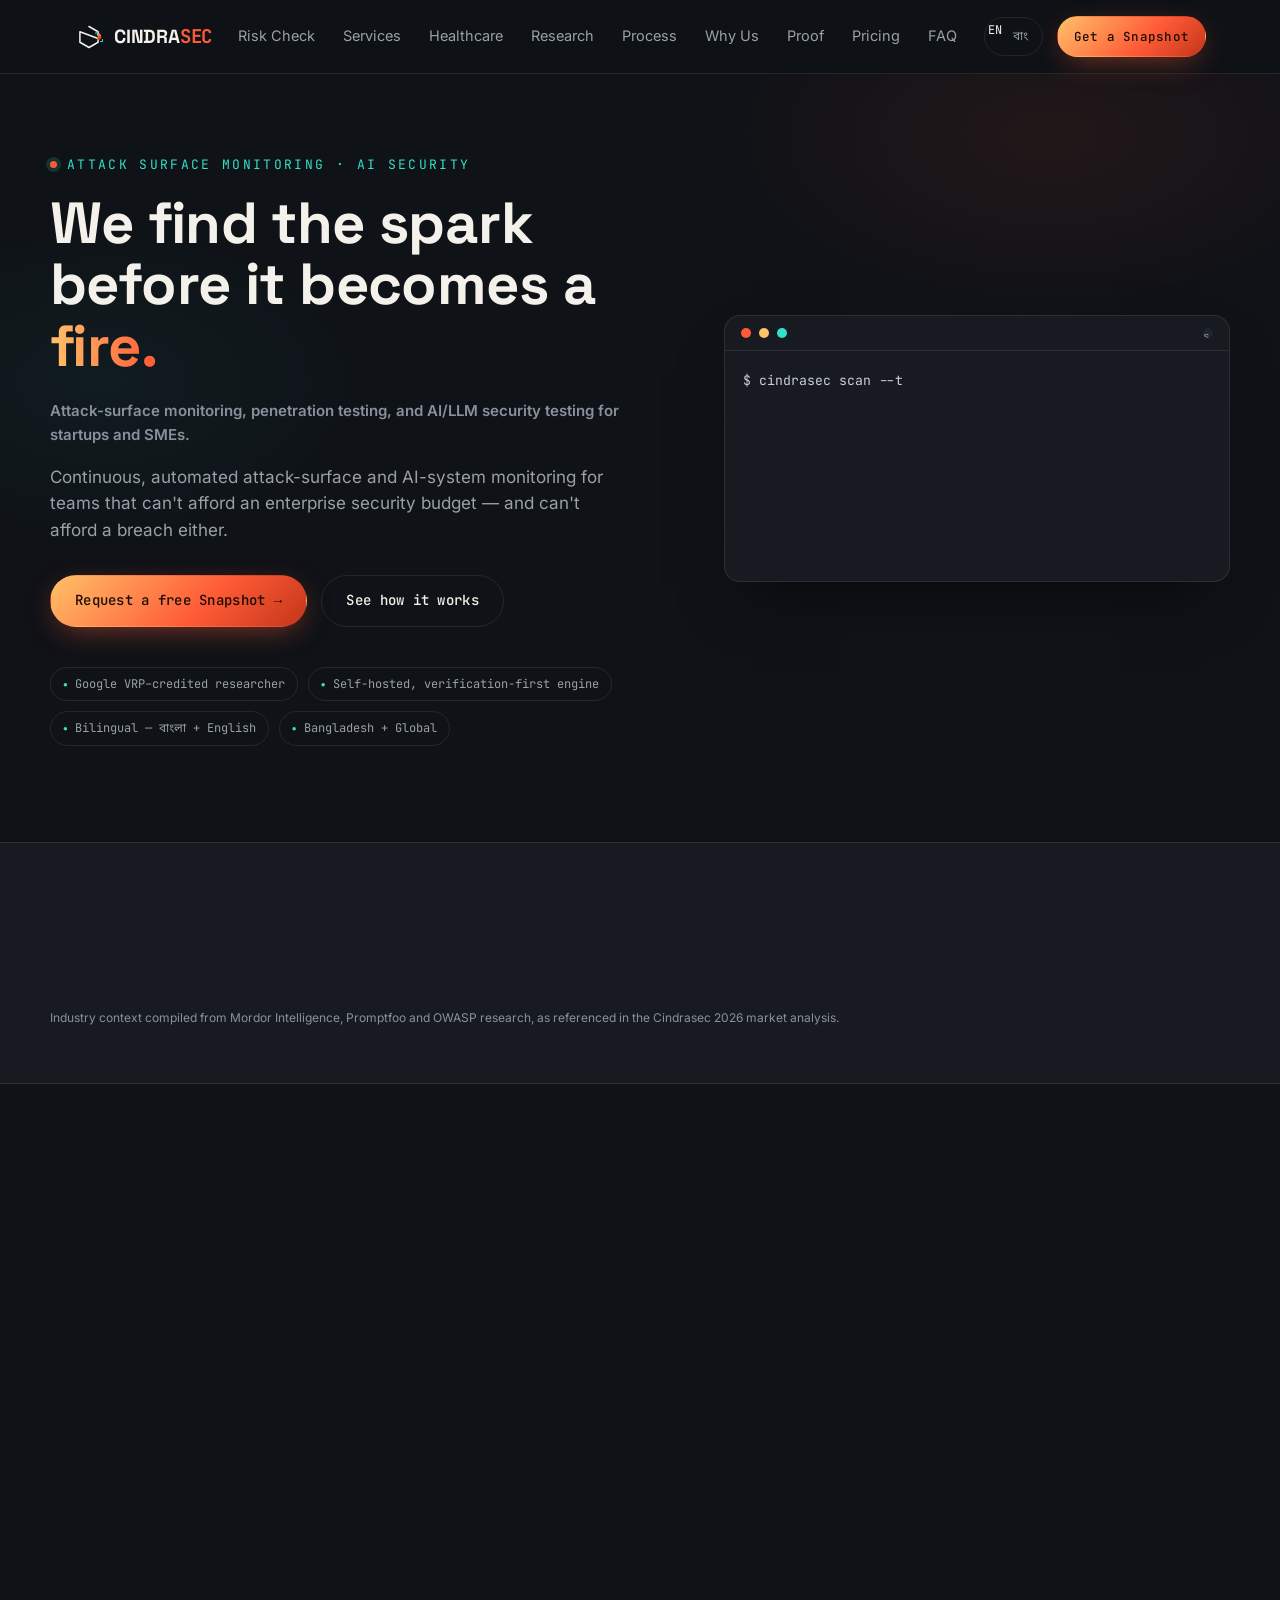
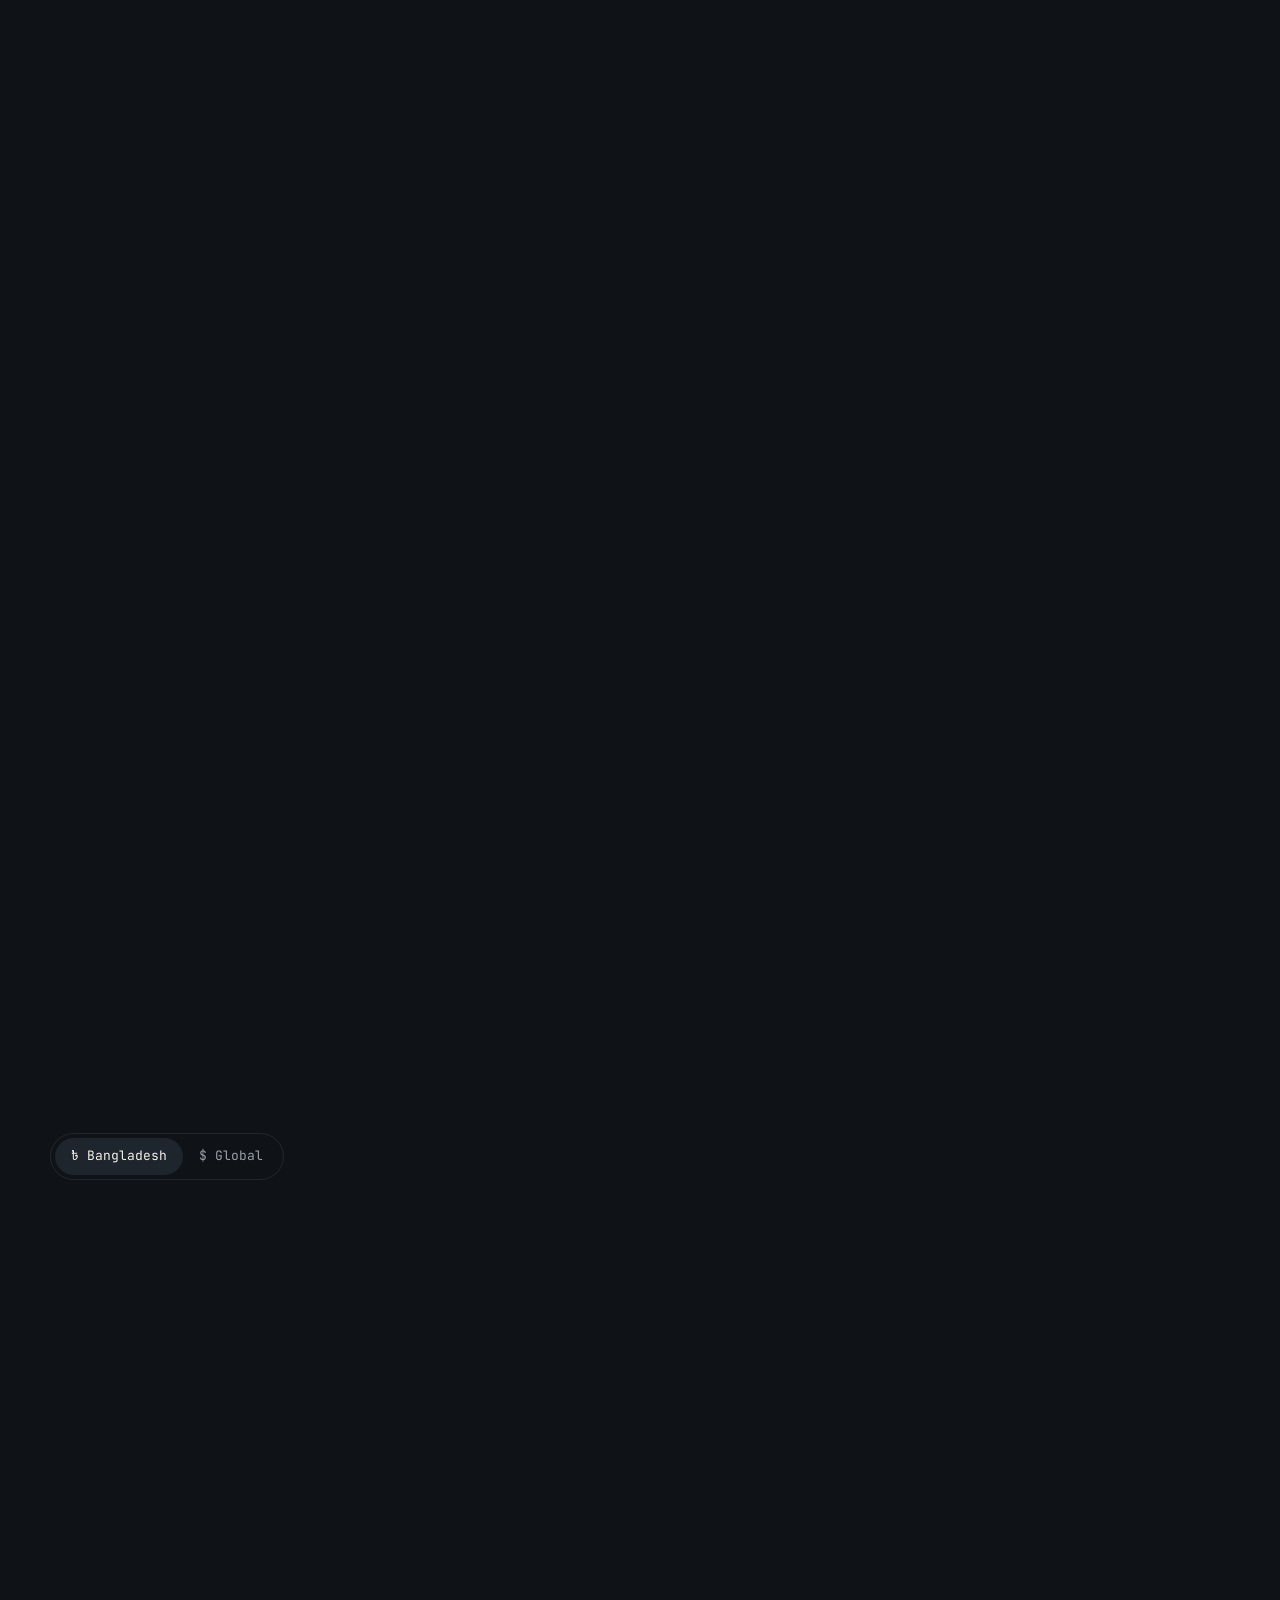
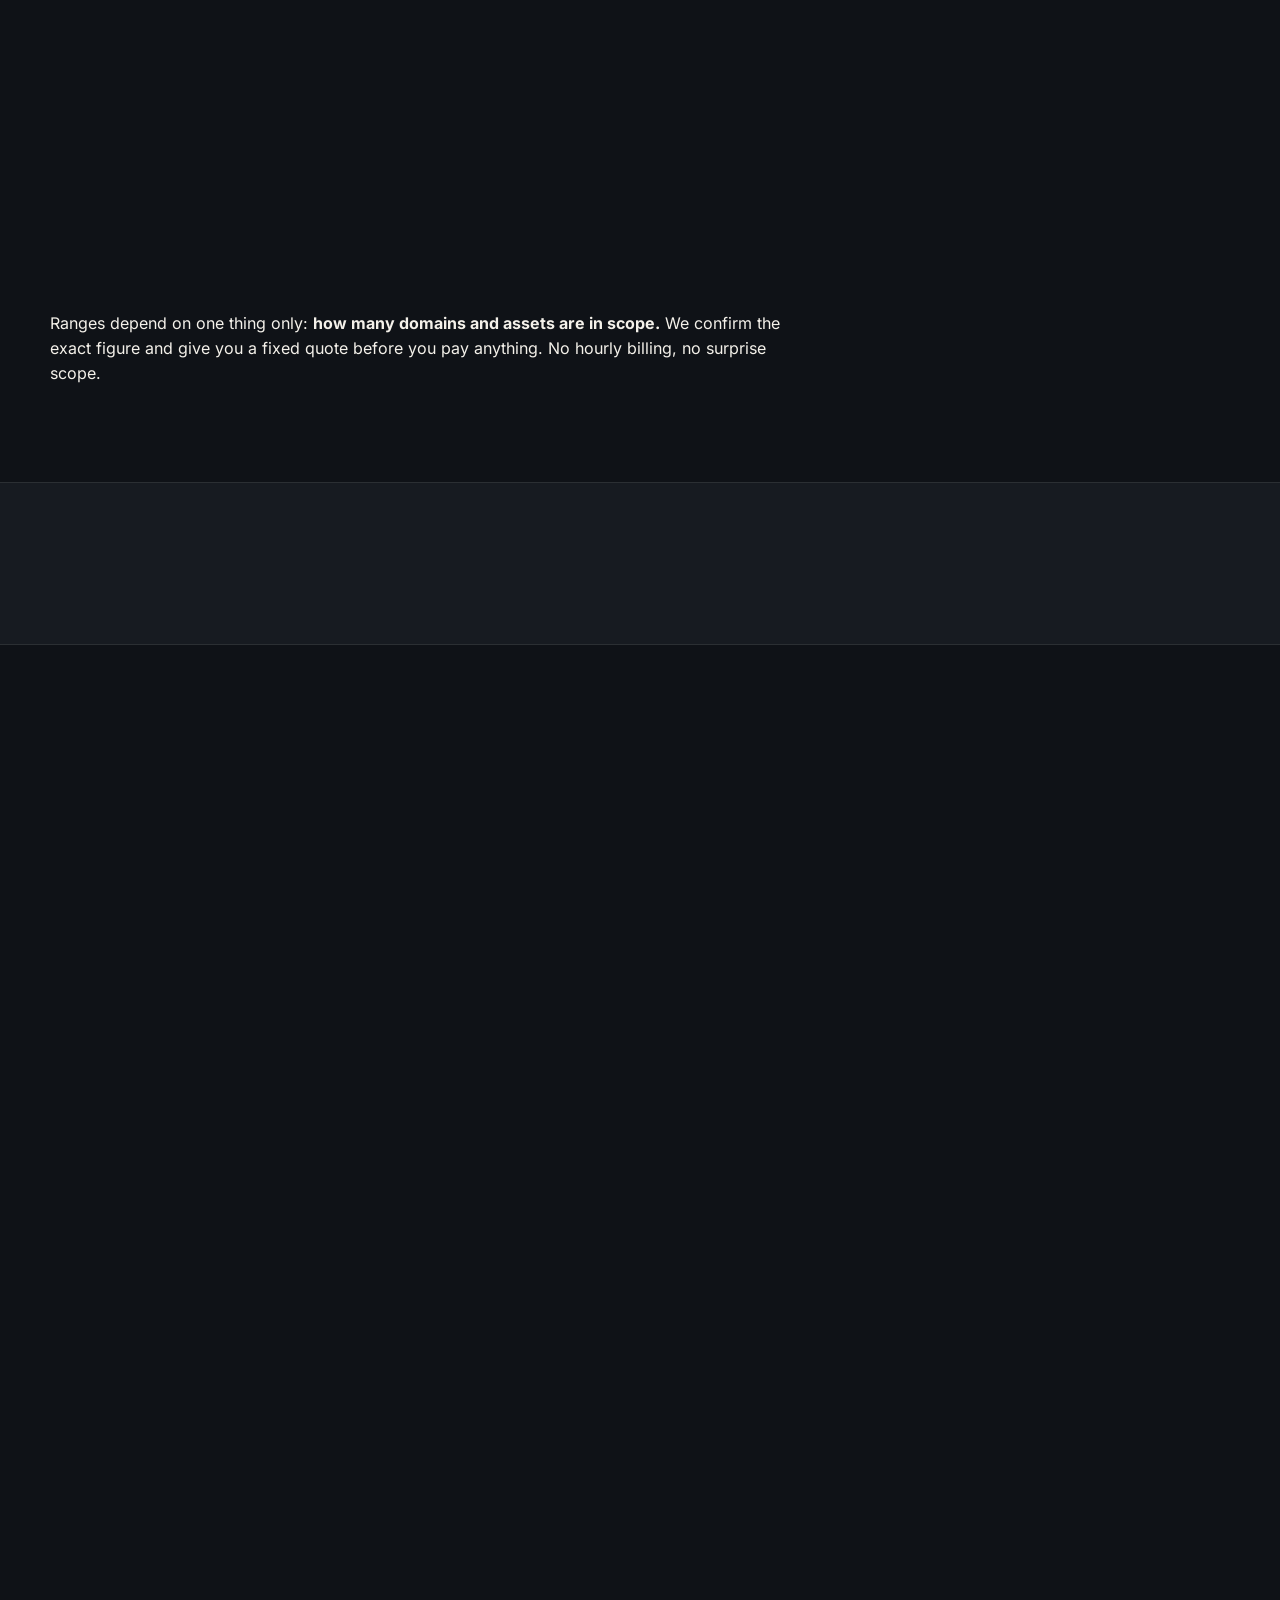
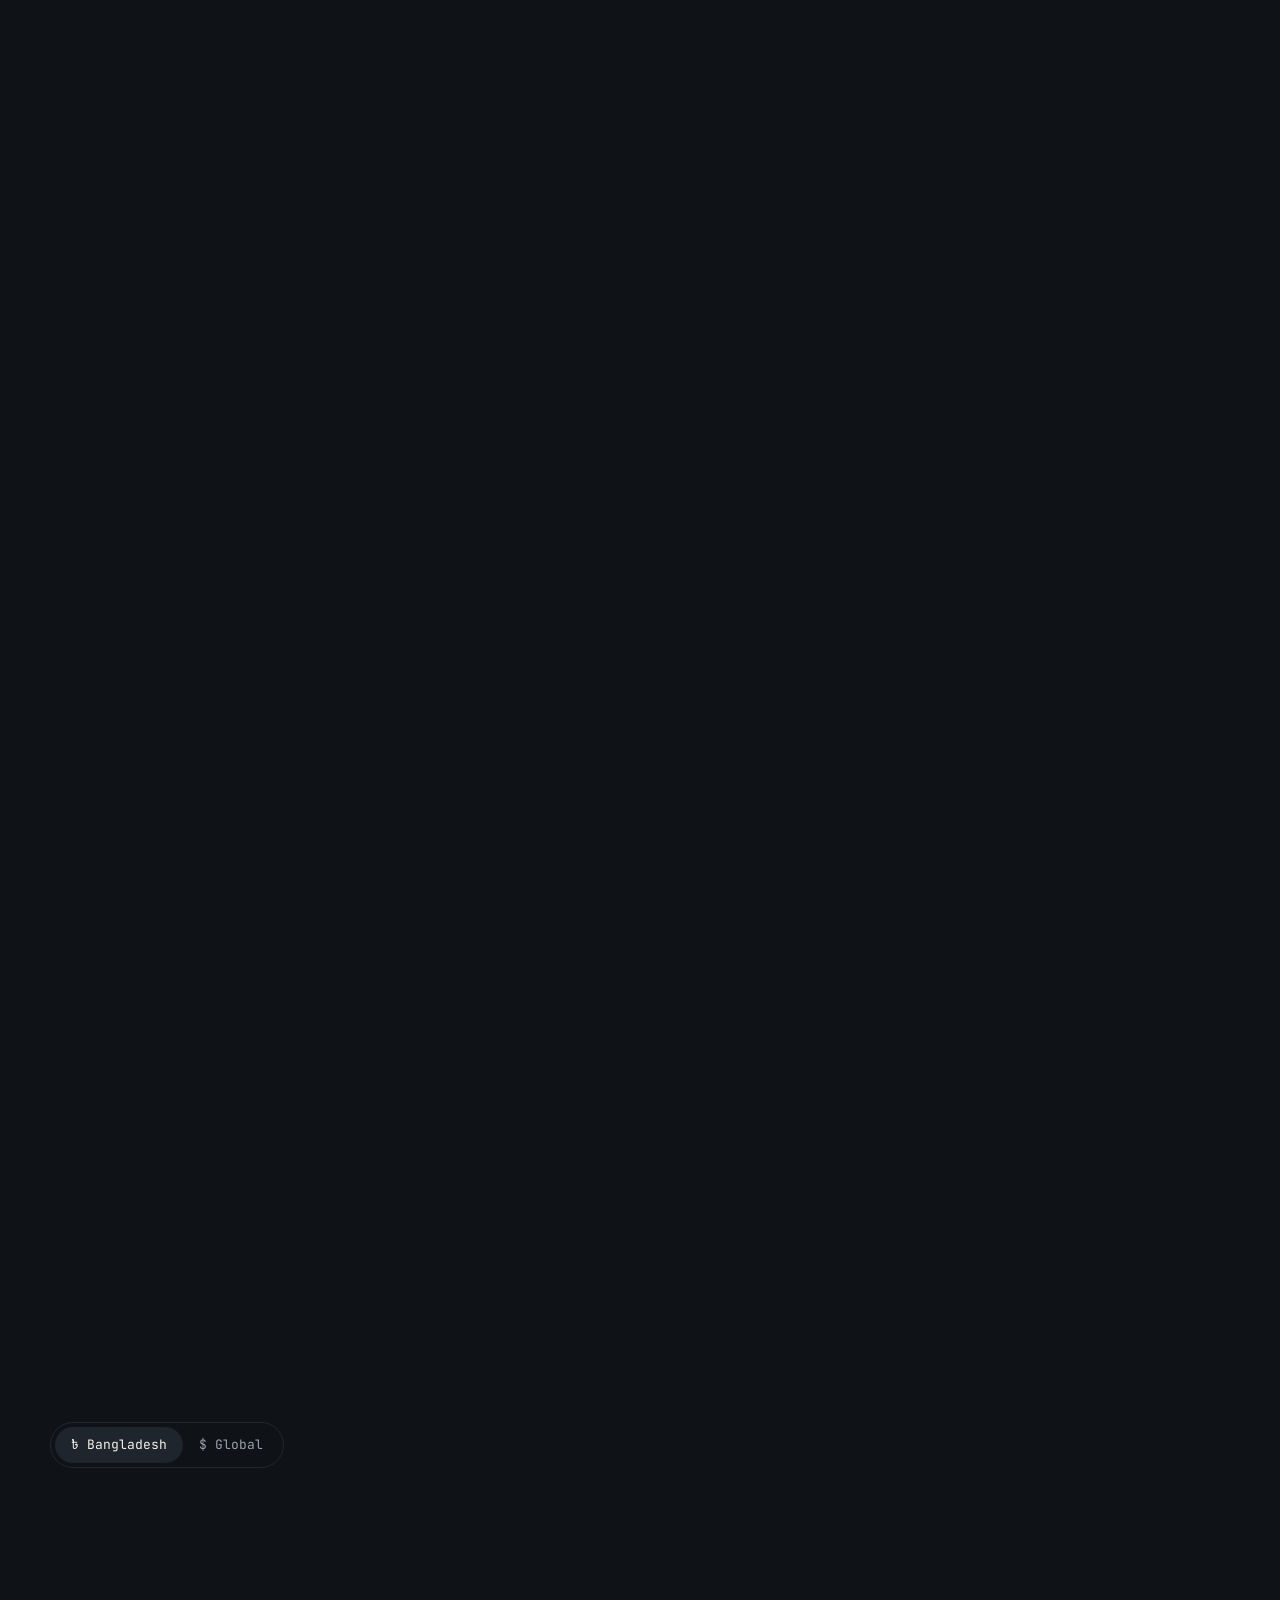
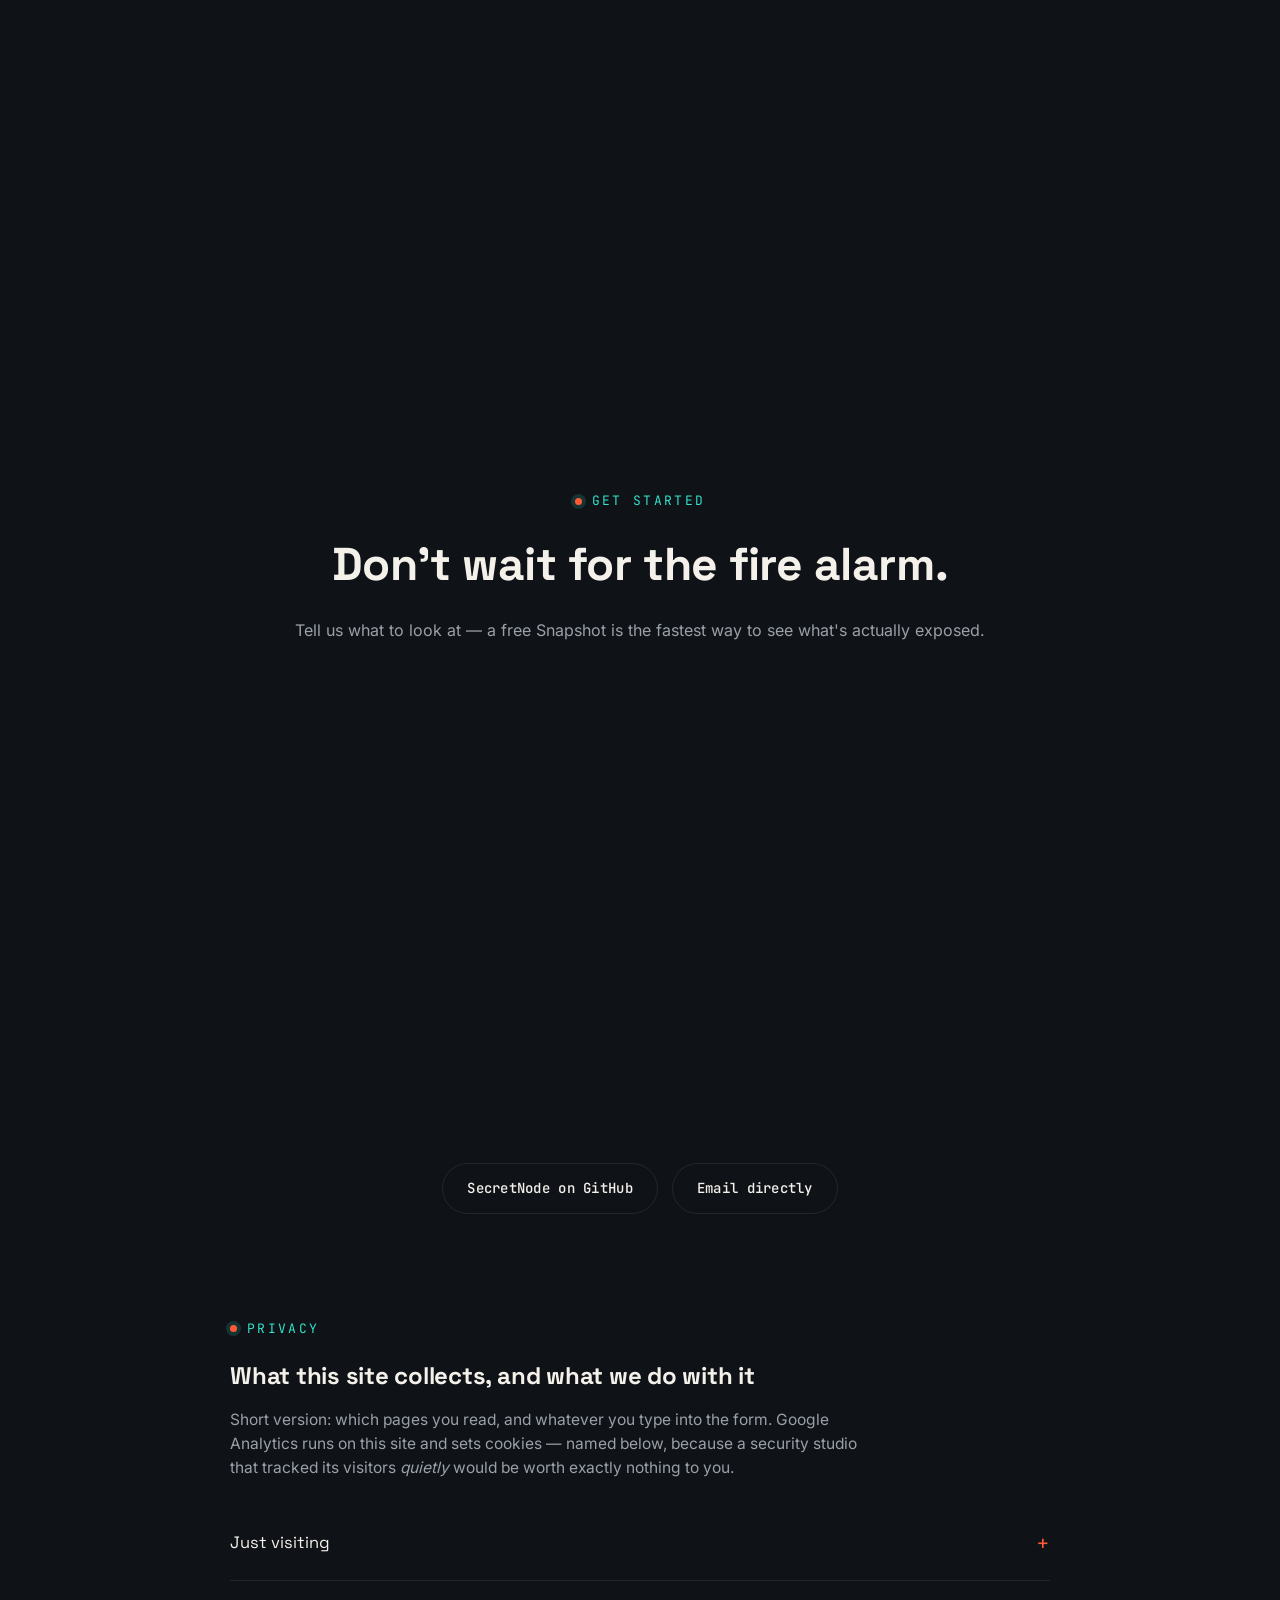
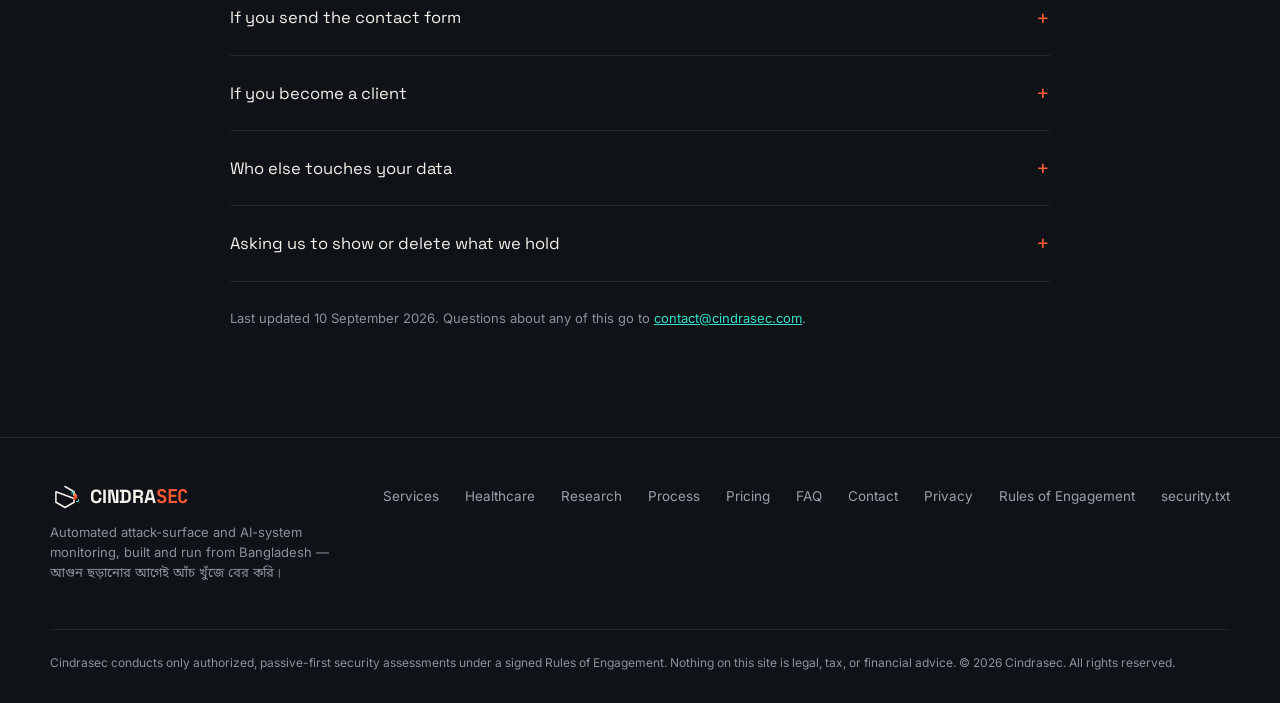
<file: index.html>
<!DOCTYPE html>
<!-- Generated by build.py from src/index.src.html — do not edit directly. -->
<html lang="en">
<head>
<meta charset="UTF-8">
<meta name="viewport" content="width=device-width, initial-scale=1.0, viewport-fit=cover">
<meta http-equiv="Content-Security-Policy" content="default-src 'self'; script-src 'self' https://www.googletagmanager.com; style-src 'self'; img-src 'self' data: https://www.google-analytics.com https://*.google-analytics.com; font-src 'self'; connect-src 'self' https://api.web3forms.com https://www.google-analytics.com https://*.google-analytics.com https://*.analytics.google.com https://www.googletagmanager.com; form-action 'self'; base-uri 'self'; object-src 'none'; manifest-src 'self'; upgrade-insecure-requests">
<meta name="referrer" content="strict-origin-when-cross-origin">
<!-- Google Analytics 4. The bootstrap lives in /analytics.js rather than inline
     because script-src is 'self' with no 'unsafe-inline' and there is no server
     here to mint a nonce — an inline block would be refused and the tag would
     collect nothing while appearing installed. -->
<script async src="https://www.googletagmanager.com/gtag/js?id=G-G55N8ZL68Z"></script>
<script src="/analytics.js" defer></script>
<title>Cindrasec — Attack Surface &amp; AI/LLM Security Monitoring</title>
<meta name="description" content="Automated attack-surface & AI/LLM security monitoring for founders & SMEs — Bangladesh & worldwide. Verification-first, authorized-only. First Snapshot free.">
<meta name="keywords" content="attack surface management, AI security, LLM security, MCP security, agentic AI security, penetration testing, prompt injection, exposed secrets, security monitoring, Bangladesh, cybersecurity for startups">
<meta name="author" content="Md. Azmol Haque Rony — Cindrasec">
<meta name="robots" content="index, follow, max-image-preview:large, max-snippet:-1">
<meta name="theme-color" content="#0F1217">
<link rel="canonical" href="https://cindrasec.com/">
<link rel="alternate" hreflang="en" href="https://cindrasec.com/">
<link rel="alternate" hreflang="bn" href="https://cindrasec.com/bn/">
<link rel="alternate" hreflang="x-default" href="https://cindrasec.com/">
<link rel="dns-prefetch" href="https://api.web3forms.com">

<!-- Open Graph / Twitter -->
<meta property="og:type" content="website">
<meta property="og:site_name" content="Cindrasec">
<meta property="og:title" content="Cindrasec — Attack Surface & AI/LLM Security Monitoring">
<meta property="og:description" content="Automated attack-surface & AI/LLM security monitoring for founders and SMEs — Bangladesh and worldwide. Verification-first, authorized-only. First Snapshot free.">
<meta property="og:url" content="https://cindrasec.com/">
<meta property="og:image" content="https://cindrasec.com/og-image.png">
<meta property="og:image:width" content="1200">
<meta property="og:image:height" content="630">
<meta property="og:image:alt" content="Cindrasec — we find the spark before it becomes a fire. Attack surface & AI/LLM security monitoring.">
<meta property="og:locale" content="en_US">
<meta property="og:locale:alternate" content="bn_BD">
<meta name="twitter:card" content="summary_large_image">
<meta name="twitter:title" content="Cindrasec — Attack Surface & AI/LLM Security Monitoring">
<meta name="twitter:description" content="Automated attack-surface & AI/LLM security monitoring for founders and SMEs. Verification-first, authorized-only. First Snapshot free.">
<meta name="twitter:image" content="https://cindrasec.com/og-image.png">
<meta name="twitter:image:alt" content="Cindrasec — attack surface & AI/LLM security monitoring.">

<!-- Icons / PWA -->
<link rel="icon" type="image/svg+xml" href="/icon.svg">
<link rel="icon" type="image/png" sizes="192x192" href="/icon-192.png">
<link rel="icon" type="image/png" sizes="512x512" href="/icon-512.png">
<link rel="apple-touch-icon" href="/apple-touch-icon.png">
<link rel="manifest" href="/manifest.json">

<!-- Self-hosted fonts: zero external hosts at runtime (see README invariant) -->
<link rel="preload" href="/fonts/inter-var.woff2" as="font" type="font/woff2" crossorigin>
<link rel="preload" href="/fonts/space-grotesk-var.woff2" as="font" type="font/woff2" crossorigin>
<link rel="preload" href="/fonts/jetbrains-mono-var.woff2" as="font" type="font/woff2" crossorigin>

<script type="application/ld+json">
{
  "@context": "https://schema.org",
  "@type": "ProfessionalService",
  "name": "Cindrasec",
  "url": "https://cindrasec.com/",
  "image": "https://cindrasec.com/og-image.png",
  "description": "Continuous, automated attack-surface and AI/LLM security monitoring for SMEs and startups.",
  "founder": { "@type": "Person", "name": "Md. Azmol Haque Rony" },
  "areaServed": ["Bangladesh", "Worldwide"],
  "email": "contact@cindrasec.com",
  "priceRange": "$150–$8000",
  "sameAs": ["https://github.com/azmolhaque/secretnode", "https://www.linkedin.com/company/cindrasec"],
  "makesOffer": [
    { "@type": "Offer", "name": "Snapshot — one-time attack-surface scan", "priceCurrency": "USD", "priceSpecification": { "@type": "PriceSpecification", "minPrice": 250, "maxPrice": 600, "priceCurrency": "USD" } },
    { "@type": "Offer", "name": "Watch — continuous monitoring subscription", "priceCurrency": "USD", "priceSpecification": { "@type": "UnitPriceSpecification", "minPrice": 150, "maxPrice": 500, "priceCurrency": "USD", "unitText": "MONTH" } },
    { "@type": "Offer", "name": "AI/LLM Security Assessment", "priceCurrency": "USD", "priceSpecification": { "@type": "PriceSpecification", "minPrice": 2000, "maxPrice": 8000, "priceCurrency": "USD" } },
    { "@type": "Offer", "name": "Productized Gig — fixed-scope quick check", "priceCurrency": "USD", "priceSpecification": { "@type": "PriceSpecification", "minPrice": 150, "maxPrice": 500, "priceCurrency": "USD" } }
  ]
}
</script>
<script type="application/ld+json">
{
  "@context": "https://schema.org",
  "@graph": [
    {
      "@type": "Organization",
      "@id": "https://cindrasec.com/#organization",
      "name": "Cindrasec",
      "alternateName": "Cindrasec Security",
      "url": "https://cindrasec.com/",
      "logo": {
        "@type": "ImageObject",
        "url": "https://cindrasec.com/icon-512.png",
        "width": 512,
        "height": 512
      },
      "image": "https://cindrasec.com/og-image.png",
      "description": "Cindrasec is an automation-first security studio providing attack-surface monitoring and AI/LLM security testing for founders and SMEs in Bangladesh and worldwide.",
      "slogan": "We find the spark before it becomes a fire.",
      "email": "contact@cindrasec.com",
      "founder": { "@id": "https://cindrasec.com/#founder" },
      "foundingDate": "2025-07",
      "foundingLocation": { "@type": "Place", "name": "Dhaka, Bangladesh" },
      "address": { "@type": "PostalAddress", "addressCountry": "BD", "addressLocality": "Dhaka" },
      "contactPoint": { "@type": "ContactPoint", "contactType": "sales", "email": "contact@cindrasec.com", "areaServed": ["BD", "Worldwide"], "availableLanguage": ["en", "bn"] },
      "areaServed": ["Bangladesh", "Worldwide"],
      "knowsAbout": [
        "Attack Surface Management",
        "AI/LLM Security",
        "Prompt Injection Testing",
        "Penetration Testing",
        "Vulnerability Assessment",
        "Exposed Secrets Detection"
      ],
      "sameAs": [
        "https://github.com/azmolhaque/secretnode",
        "https://www.linkedin.com/company/cindrasec"
      ]
    },
    {
      "@type": "WebSite",
      "@id": "https://cindrasec.com/#website",
      "url": "https://cindrasec.com/",
      "name": "Cindrasec",
      "alternateName": "Cindrasec — Attack Surface & AI/LLM Security",
      "description": "Automated attack-surface and AI/LLM security monitoring for teams that can't afford a breach.",
      "inLanguage": ["en", "bn"],
      "publisher": { "@id": "https://cindrasec.com/#organization" }
    },
    {
      "@type": "Person",
      "@id": "https://cindrasec.com/#founder",
      "name": "Md. Azmol Haque Rony",
      "jobTitle": "Founder & Security Researcher",
      "worksFor": { "@id": "https://cindrasec.com/#organization" },
      "knowsAbout": ["Attack Surface Management", "AI/LLM Security", "Prompt Injection Testing", "MCP Security", "Agentic AI Security"],
      "sameAs": [
        "https://www.linkedin.com/in/md-azmol-haque-rony",
        "https://x.com/AzmolRony",
        "https://www.facebook.com/share/18ag3eXj7Q/",
        "https://github.com/azmolhaque"
      ]
    }
  ]
}
</script>
<script type="application/ld+json">
{
  "@context": "https://schema.org",
  "@type": "FAQPage",
  "inLanguage": "en",
  "mainEntity": [
    { "@type": "Question", "name": "Is scanning my systems even legal?", "acceptedAnswer": { "@type": "Answer", "text": "Yes — every engagement starts with a signed Rules of Engagement and Authorization Letter covering scope, time window, and data handling. Scans are passive-first and never touch anything outside the agreed scope. No signed authorization, no scan — that's a hard rule, not a formality." } },
    { "@type": "Question", "name": "Will testing break or slow down my site?", "acceptedAnswer": { "@type": "Answer", "text": "No. Testing is passive-first and rate-limited — we observe what's publicly reachable rather than attacking it. We never exploit, never overload, and never modify or delete your data. Your systems keep running exactly as they were." } },
    { "@type": "Question", "name": "How much does it cost, and why the range?", "acceptedAnswer": { "@type": "Answer", "text": "A Snapshot is ৳15k–25k ($250–600); Watch is ৳5k–12k/mo ($150–500); AI/LLM assessments are ৳40k–1.5L ($2,000–8,000). The range depends only on how many domains and assets are in scope — we confirm the exact figure and give a fixed quote before you pay. And the first Snapshot is free for founding-cohort clients." } },
    { "@type": "Question", "name": "How do I pay?", "acceptedAnswer": { "@type": "Answer", "text": "Local clients: bKash or bank transfer in Taka. Global clients: Payoneer or Wise in USD. It's 50% advance to start and 50% on delivery, invoiced after a quick scope call — there's no payment button on this site by design." } },
    { "@type": "Question", "name": "We're small — are we even a target?", "acceptedAnswer": { "@type": "Answer", "text": "Attackers don't hand-pick you; they scan the whole internet for anything left open — an exposed key, a forgotten subdomain, a stale admin panel. Small teams get breached exactly because they assume no one's looking. A Snapshot tells you what's actually exposed, cheaply, before it becomes an incident." } },
    { "@type": "Question", "name": "What if the scan finds nothing?", "acceptedAnswer": { "@type": "Answer", "text": "A clean scan is still a report: you get a coverage summary, a confidence statement, and a clear picture of what was and wasn't in scope — never just \"we found nothing.\"" } },
    { "@type": "Question", "name": "How is client data handled?", "acceptedAnswer": { "@type": "Answer", "text": "Data minimization by default: stored on self-hosted infrastructure, encrypted at rest, redacted where possible, and auto-purged 30 days after delivery — or sooner on request. Findings go only to the person you name." } },
    { "@type": "Question", "name": "Can international clients work with Cindrasec?", "acceptedAnswer": { "@type": "Answer", "text": "Yes — global engagements are billed in USD via Payoneer or Wise, delivered in English, and treated as an export of service." } }
  ]
}
</script>
<link rel="stylesheet" href="/styles.css">
<!-- Without JS, the scroll-reveal script never runs and .reveal elements would
     stay at their opacity:0 starting state forever (see noscript.css). This
     link is only fetched by browsers that don't execute the deferred script,
     so JS-enabled visitors pay nothing for it. -->
<noscript><link rel="stylesheet" href="/noscript.css"></noscript>
</head>
<body>
<noscript><div class="noscript-banner">This site works best with JavaScript enabled — you can still email contact@cindrasec.com directly.</div></noscript>
<a href="#top" class="skip-link">Skip to content</a>

<!-- shared icon defs -->
<svg width="0" height="0" class="icon-defs" aria-hidden="true">
  <defs>
    <linearGradient id="emberGrad" x1="0%" y1="0%" x2="25%" y2="100%">
      <stop offset="0%" stop-color="#FFC169"/><stop offset="55%" stop-color="#FF5A36"/><stop offset="100%" stop-color="#C2361A"/>
    </linearGradient>
    <symbol id="logo-icon" viewBox="0 0 120 120">
      <path d="M60,18 L96.37,39 L96.37,54 M96.37,66 L96.37,81 L60,102 L23.63,81 L23.63,39 Z" fill="none" stroke="#F4F1EA" stroke-width="6" stroke-linecap="round" stroke-linejoin="round"/>
      <path d="M100,44 C108,50 112,58 108,66 C105,72 98,74 94,68 C91,63 93,57 97,58 C95,52 96,47 100,44 Z" fill="url(#emberGrad)"/>
      <path d="M88,48 L88,40 L96,40" fill="none" stroke="#33E0C8" stroke-width="4" stroke-linecap="round" stroke-linejoin="round"/>
      <path d="M114,70 L114,78 L106,78" fill="none" stroke="#33E0C8" stroke-width="4" stroke-linecap="round" stroke-linejoin="round"/>
    </symbol>
  </defs>
</svg>

<header class="nav">
  <div class="nav-inner">
    <a href="#top" class="brand" aria-label="Cindrasec home">
      <svg aria-hidden="true" focusable="false"><use href="#logo-icon"/></svg>
      <span class="brand-word">CINDRA<span class="accent">SEC</span></span>
    </a>
    <nav class="links" id="navLinks">
      <a href="#estimator">Risk Check</a>
      <a href="#services">Services</a>
      <!-- The Bengali build needs its own URL here, not the English page: this
           vertical exists at both /healthcare/ and /bn/healthcare/, and sending
           a Bengali reader to the English one wastes the translation. The
           per-language attribute override on the link below handles that.
           (Spelling that attribute's name in a comment is what broke the first
           build attempt — the "no other-language markers survived" assertion
           greps the raw HTML, and a comment is raw HTML.) -->
      <a href="/healthcare/">Healthcare</a>
      <a href="/research/">Research</a>
      <a href="#process">Process</a>
      <a href="#why">Why Us</a>
      <a href="#proof">Proof</a>
      <a href="#pricing">Pricing</a>
      <a href="#faq">FAQ</a>
    </nav>
    <div class="nav-right">
      <div class="lang-toggle" role="group" aria-label="Language">
        <span class="active" aria-current="page">EN</span><a href="/bn/" hreflang="bn" lang="bn" title="বাংলায় দেখুন">বাং</a>
      </div>
      <a class="btn btn-primary btn-sm" href="#contact">Get a Snapshot</a>
      <button class="hamburger" id="hamburger" aria-label="Menu" aria-controls="navLinks" aria-expanded="false">☰</button>
    </div>
  </div>
</header>

<main id="top">

  <!-- ============ HERO ============ -->
  <section class="hero">
    <div class="wrap hero-grid">
      <div>
        <div class="eyebrow">Attack Surface Monitoring · AI Security</div>
        <h1>
          We find the spark<br>before it becomes a <span class="grad">fire.</span>
          
        </h1>
        <p class="hero-kicker">Attack-surface monitoring, penetration testing, and AI/LLM security testing for startups and SMEs.</p>
        <p class="sub">
          Continuous, automated attack-surface and AI-system monitoring for teams that can't afford an enterprise security budget — and can't afford a breach either.
          
        </p>
        <div class="hero-ctas">
          <a href="#contact" class="btn btn-primary">Request a free Snapshot →</a>
          <a href="#process" class="btn btn-ghost">See how it works</a>
        </div>
        <div class="trust-strip">
          <span class="trust-chip">Google VRP–credited researcher</span>
          <span class="trust-chip">Self-hosted, verification-first engine</span>
          <span class="trust-chip">Bilingual — <span lang="bn">বাংলা</span> + English</span>
          <span class="trust-chip">Bangladesh + Global</span>
        </div>
      </div>

      <div class="terminal reveal" aria-hidden="true">
        <div class="terminal-bar"><span></span><span></span><span></span><span class="terminal-label">secretnode · live scan preview</span></div>
        <div class="terminal-body" id="termBody"></div>
      </div>
    </div>
  </section>

  <!-- ============ STATS ============ -->
  <section class="stats">
    <div class="stats-grid">
      <div class="reveal"><div class="stat-num">$2.26B</div><div class="stat-label">AI red-teaming market, 2026</div></div>
      <div class="reveal"><div class="stat-num">Aug 2</div><div class="stat-label">EU AI Act enforcement begins, 2026</div></div>
      <div class="reveal"><div class="stat-num">~14%</div><div class="stat-label">orgs with in-house AI-security talent</div></div>
      <div class="reveal"><div class="stat-num">#1</div><div class="stat-label">OWASP LLM risk — prompt injection</div></div>
    </div>
    <p class="stats-note wrap">Industry context compiled from Mordor Intelligence, Promptfoo and OWASP research, as referenced in the Cindrasec 2026 market analysis.</p>
  </section>

  <!-- ============ ESTIMATOR ============ -->
  <section id="estimator">
    <div class="wrap">
      <div class="section-head reveal">
        <div class="eyebrow">Free Tool</div>
        <h2>How exposed are you, actually?</h2>
        <p class="section-kicker">Free attack-surface risk calculator.</p>
        <p>Four questions, a rough exposure score, and a plain recommendation — calculated in your browser, nothing sent anywhere.</p>
      </div>

      <div class="estimator reveal">
        <div class="estimator-grid">
          <form id="estForm">
            <fieldset class="est-q">
              <legend>What does your team run publicly?</legend>
              <div class="est-opts">
                <div class="est-opt"><input type="radio" name="surface" id="s1" value="1" data-w="1"><label for="s1">Just a marketing site</label></div>
                <div class="est-opt"><input type="radio" name="surface" id="s2" value="2" data-w="2"><label for="s2">Site + login / user accounts</label></div>
                <div class="est-opt"><input type="radio" name="surface" id="s3" value="3" data-w="3" checked><label for="s3">Web app + API + admin panel</label></div>
                <div class="est-opt"><input type="radio" name="surface" id="s4" value="4" data-w="4"><label for="s4">Multiple products / subdomains</label></div>
              </div>
            </fieldset>
            <fieldset class="est-q">
              <legend>Does anything use an LLM or AI chatbot?</legend>
              <div class="est-opts">
                <div class="est-opt"><input type="radio" name="ai" id="a1" value="1" data-w="0"><label for="a1">No</label></div>
                <div class="est-opt"><input type="radio" name="ai" id="a2" value="2" data-w="2"><label for="a2">Customer-facing chatbot</label></div>
                <div class="est-opt"><input type="radio" name="ai" id="a3" value="3" data-w="4" checked><label for="a3">Agent with tool access / data access</label></div>
              </div>
            </fieldset>
            <fieldset class="est-q">
              <legend>When was your last external security check?</legend>
              <div class="est-opts">
                <div class="est-opt"><input type="radio" name="last" id="l1" value="1" data-w="0"><label for="l1">Within 3 months</label></div>
                <div class="est-opt"><input type="radio" name="last" id="l2" value="2" data-w="2" checked><label for="l2">6–12 months ago</label></div>
                <div class="est-opt"><input type="radio" name="last" id="l3" value="3" data-w="4"><label for="l3">Never / not sure</label></div>
              </div>
            </fieldset>
            <fieldset class="est-q est-q-last">
              <legend>Team size handling security today?</legend>
              <div class="est-opts">
                <div class="est-opt"><input type="radio" name="team" id="t1" value="1" data-w="3" checked><label for="t1">Nobody dedicated</label></div>
                <div class="est-opt"><input type="radio" name="team" id="t2" value="2" data-w="1"><label for="t2">One person, part-time</label></div>
                <div class="est-opt"><input type="radio" name="team" id="t3" value="3" data-w="0"><label for="t3">Dedicated security hire/team</label></div>
              </div>
            </fieldset>
          </form>

          <div class="est-result" aria-live="polite">
            <div class="est-eyebrow">Estimated exposure</div>
            <div class="est-score-row">
              <div class="est-score" id="estScore">–</div>
              <div class="est-score-label">/ 100</div>
            </div>
            <div class="est-bar"><div class="est-bar-fill" id="estBarFill"></div></div>
            <!-- Estimator result copy. Lives in the DOM rather than in app.js so build.py
       translates it with everything else; app.js reads the band it needs. -->
  <div id="estCopy" hidden aria-hidden="true">
    <div data-band="empty"><p class="v">Answer the four questions to see where you stand.</p><p class="c">Request a free Snapshot →</p></div>
    <div data-band="low"><p class="v"><strong>Lower relative exposure.</strong> Your footprint is small and recently checked. A Snapshot is still worth doing once a year, or before anything ships — you have less surface area, not zero.</p><p class="c">Get a baseline Snapshot →</p></div>
    <div data-band="moderate"><p class="v"><strong>Moderate exposure.</strong> Login flows, APIs, or a stale last-check are the kind of thing that quietly turns into a P1. A Snapshot will tell you exactly where you stand in a few hours.</p><p class="c">Request a free Snapshot →</p></div>
    <div data-band="high"><p class="v"><strong>High exposure.</strong> Multiple surfaces, no dedicated owner, and/or an AI system in the mix — this combination is exactly what Watch is built for: continuous monitoring instead of a once-a-year guess.</p><p class="c">Start continuous Watch monitoring →</p></div>
    <div data-band="critical"><p class="v"><strong>Critical exposure profile.</strong> An AI agent with tool access, a large surface, and no recent check is a real-world breach setup. Start with an AI/LLM Security Assessment alongside a Snapshot.</p><p class="c">Book an AI/LLM assessment →</p></div>
  </div>
  <p class="est-verdict" id="estVerdict"></p>
            <div class="est-cta">
              <a href="#contact" class="btn btn-primary btn-sm" id="estCta">Request a free Snapshot →</a>
            </div>
            <button type="button" class="est-reset" id="estReset">Reset answers</button>
          </div>
        </div>
      </div>
      <p class="proof-note reveal note-tight">This is a directional estimate, not an audit — it's here to help you triage, not to replace a scan.</p>
    </div>
  </section>

  <!-- ============ SERVICES ============ -->
  <section id="services">
    <div class="wrap">
      <div class="section-head reveal">
        <div class="eyebrow">Services</div>
        <h2>Four ways in — one engine underneath.</h2>
        <p class="section-kicker">Attack-surface scanning, continuous monitoring, and AI/LLM security assessment services.</p>
        <p>Every offering runs on the same SecretNode scanning engine, so pricing stays low and delivery stays fast.</p>
      </div>

      <div class="currency-toggle" role="group" aria-label="Currency">
        <button data-cur-btn="bdt" class="active" aria-pressed="true">৳ Bangladesh</button>
        <button data-cur-btn="usd" aria-pressed="false">$ Global</button>
      </div>

      <div class="cards">
        <div class="card reveal">
          <span class="free-pill">First one free — founding cohort</span>
          <svg class="card-icon" viewBox="0 0 40 40" aria-hidden="true"><circle cx="17" cy="17" r="11" fill="none" stroke="#33E0C8" stroke-width="2.4"/><line x1="25" y1="25" x2="34" y2="34" stroke="#33E0C8" stroke-width="2.4" stroke-linecap="round"/><path d="M12 17h10M17 12v10" stroke="#FF5A36" stroke-width="2.2" stroke-linecap="round"/></svg>
          <h3>Snapshot</h3>
          <p class="desc">A one-time look at everything of yours that's reachable from the public internet — exposed secrets, forgotten subdomains, misconfigurations.</p>
          <ul class="includes">
            <li>External attack-surface + exposed-secrets scan</li>
            <li>Verification-first report (every finding confirmed)</li>
            <li>15-min walkthrough call + free re-check</li>
          </ul>
          <div class="price"><span data-cur="bdt">৳15,000–25,000</span><span data-cur="usd" hidden>$250–600</span>one-time · report in 3–5 working days</div>
          <a href="#contact" class="btn btn-ghost btn-sm">Start with a Snapshot →</a>
        </div>

        <div class="card featured reveal">
          <span class="badge">RECURRING</span>
          <svg class="card-icon" viewBox="0 0 40 40" aria-hidden="true"><path d="M6 26c3-10 8-15 14-15s11 5 14 15" fill="none" stroke="#33E0C8" stroke-width="2.4" stroke-linecap="round"/><circle cx="20" cy="24" r="4.5" fill="#FF5A36"/></svg>
          <h3>Watch</h3>
          <p class="desc">Your Snapshot, kept current. We watch your surface continuously and tell you the moment something new appears.</p>
          <ul class="includes">
            <li>Continuous monitoring, done-for-you</li>
            <li>Monthly diff report (what changed &amp; why)</li>
            <li>Real-time alert on every new finding</li>
          </ul>
          <div class="price"><span data-cur="bdt">৳5,000–12,000</span><span data-cur="usd" hidden>$150–500</span>per month · cancel anytime</div>
          <a href="#contact" class="btn btn-ghost btn-sm">Subscribe to Watch →</a>
        </div>

        <div class="card reveal">
          <svg class="card-icon" viewBox="0 0 40 40" aria-hidden="true"><path d="M20 6l4 9 9 4-9 4-4 9-4-9-9-4 9-4z" fill="none" stroke="#FF5A36" stroke-width="2.2" stroke-linejoin="round"/></svg>
          <h3>AI/LLM Security</h3>
          <p class="desc">For teams shipping a chatbot, agent, MCP server, or LLM feature. We try to break it the way a real attacker would — before they do.</p>
          <ul class="includes">
            <li>Prompt-injection &amp; jailbreak testing</li>
            <li>Data-leak &amp; system-prompt exposure</li>
            <li>Agent / tool-abuse testing (test accounts only)</li>
            <li>MCP &amp; tool-surface review — tool poisoning, indirect injection, consent flows</li>
          </ul>
          <div class="price"><span data-cur="bdt">৳40,000–1,50,000</span><span data-cur="usd" hidden>$2,000–8,000</span>per engagement · 2–5 days</div>
          <a href="#contact" class="btn btn-ghost btn-sm">Book an assessment →</a>
        </div>

        <div class="card reveal">
          <svg class="card-icon" viewBox="0 0 40 40" aria-hidden="true"><path d="M22 4L8 22h9l-3 14 17-20h-10z" fill="#FFC169"/></svg>
          <h3>Productized Gig</h3>
          <p class="desc">A single, tightly-scoped check with a fixed price and fast turnaround — the lowest-commitment way to start.</p>
          <ul class="includes">
            <li>One specific target, one clear deliverable</li>
            <li>Fixed price agreed up front</li>
            <li>Ideal for Fiverr / Upwork-style buyers</li>
          </ul>
          <div class="price"><span data-cur="bdt">৳7,000–15,000</span><span data-cur="usd" hidden>$150–500</span>fixed scope · 2–4 hrs delivery</div>
          <a href="#contact" class="btn btn-ghost btn-sm">See gig scope →</a>
        </div>
      </div>
      <p class="price-lead price-lead--after">Ranges depend on one thing only: <strong>how many domains and assets are in scope.</strong> We confirm the exact figure and give you a fixed quote before you pay anything. No hourly billing, no surprise scope.</p>
    </div>
  </section>

  <!-- ============ ASSURANCE (risk reversal) ============ -->
  <section class="assurance">
    <div class="assurance-grid">
      <div class="assurance-item reveal">
        <svg class="ai-ic" viewBox="0 0 40 40" aria-hidden="true"><path d="M20 5l12 5v9c0 8-5 13-12 16-7-3-12-8-12-16v-9z" fill="none" stroke="#33E0C8" stroke-width="2.2"/><path d="M14 20l4 4 8-9" stroke="#FF5A36" stroke-width="2.4" fill="none" stroke-linecap="round" stroke-linejoin="round"/></svg>
        <div><h4>Nothing without your signature</h4><p>Every scan runs only under a signed Rules of Engagement. No drive-by testing, ever.</p></div>
      </div>
      <div class="assurance-item reveal">
        <svg class="ai-ic" viewBox="0 0 40 40" aria-hidden="true"><rect x="9" y="17" width="22" height="16" rx="3" fill="none" stroke="#33E0C8" stroke-width="2.2"/><path d="M14 17v-4a6 6 0 0112 0v4" fill="none" stroke="#FFC169" stroke-width="2.2"/></svg>
        <div><h4>Passive-first — safe by design</h4><p>We look, we don't break. Your systems are never modified or taken offline.</p></div>
      </div>
      <div class="assurance-item reveal">
        <svg class="ai-ic" viewBox="0 0 40 40" aria-hidden="true"><path d="M20 6c6 4 11 5 11 5v8c0 8-5 12-11 15-6-3-11-7-11-15v-8s5-1 11-5z" fill="none" stroke="#33E0C8" stroke-width="2.2"/><circle cx="20" cy="19" r="3" fill="#FF5A36"/></svg>
        <div><h4>Your data, deleted on request</h4><p>Self-hosted, encrypted, auto-purged in 30 days — or sooner if you ask. No trackers.</p></div>
      </div>
      <div class="assurance-item reveal">
        <svg class="ai-ic" viewBox="0 0 40 40" aria-hidden="true"><circle cx="20" cy="20" r="14" fill="none" stroke="#33E0C8" stroke-width="2.2"/><path d="M13 20l5 5 9-11" stroke="#FF5A36" stroke-width="2.4" fill="none" stroke-linecap="round" stroke-linejoin="round"/></svg>
        <div><h4>First Snapshot is free</h4><p>Founding-cohort clients pay nothing for the first scan. See the value before you spend.</p></div>
      </div>
    </div>
  </section>

  <!-- ============ PROCESS ============ -->
  <section id="process">
    <div class="wrap">
      <div class="section-head reveal">
        <div class="eyebrow">Process</div>
        <h2>From intake to a verified report — nothing skipped.</h2>
        <p class="section-kicker">Our security assessment process, step by step.</p>
        <p>Two checkpoints are never automated away: authorization, and the final severity call on anything critical.</p>
      </div>
      <div class="process">
        <div class="step gate reveal"><div class="num">01</div><h3>Intake</h3><p>Quick scope form — domains, targets, goals.</p></div>
        <div class="step gate reveal"><div class="num">02</div><h3>Authorize</h3><p>Signed RoE + Authorization Letter. Non-negotiable gate.</p></div>
        <div class="step reveal"><div class="num">03</div><h3>Scan</h3><p>SecretNode passive scan, strictly within authorized scope.</p></div>
        <div class="step reveal"><div class="num">04</div><h3>Verify &amp; Report</h3><p>AI-drafted report plus a human severity review.</p></div>
        <div class="step reveal"><div class="num">05</div><h3>Delivery Call</h3><p>A 15–20 min walkthrough of every finding.</p></div>
        <div class="step reveal"><div class="num">06</div><h3>Free Re-check</h3><p>Two weeks later, then an easy path into Watch.</p></div>
      </div>
    </div>
  </section>

  <!-- ============ HOW WE WORK ============ -->
  <section id="how-we-work">
    <div class="wrap">
      <div class="section-head reveal">
        <div class="eyebrow">How We Work</div>
        <h2>Three rules that never bend.</h2>
        <p class="section-kicker">Authorized, ethical penetration testing — how we handle scope, data, and disclosure.</p>
      </div>
      <div class="rules-grid">
        <div class="rule reveal">
          <div class="rule-num">RULE 01</div>
          <h3>Authorization before anything</h3>
          <p>No scan ever starts without a signed Rules of Engagement and Authorization Letter naming the exact scope and time window. There is no drive-by scanning — not for demos, not for pilots, not ever.</p>
        </div>
        <div class="rule reveal">
          <div class="rule-num">RULE 02</div>
          <h3>Your data stays minimal and mortal</h3>
          <p>Scan data lives on self-hosted infrastructure, encrypted at rest, kept only as long as the engagement needs it — and deleted on request. This site itself runs Google Analytics; what it collects is set out in full under <a href="#privacy">Privacy</a>.</p>
        </div>
        <div class="rule reveal">
          <div class="rule-num">RULE 03</div>
          <h3>Findings go to you — and only you</h3>
          <p>The same responsible-disclosure discipline behind the Google VRP track record applies to every engagement: verified before reported, severity calibrated honestly, and never disclosed to anyone but you.</p>
        </div>
      </div>
    </div>
  </section>

  <!-- ============ WHY ============ -->
  <section id="why">
    <div class="wrap">
      <div class="section-head reveal">
        <div class="eyebrow">Why Cindrasec</div>
        <h2>The moat isn't the tool. It's how it's run.</h2>
        <p class="section-kicker">Why teams choose Cindrasec for attack-surface and AI/LLM security.</p>
        <p>Anyone can copy a scanner. These five things compound instead.</p>
      </div>
      <div class="why-grid">
        <div class="why-item reveal">
          <svg viewBox="0 0 40 40" aria-hidden="true"><path d="M6 30l8-8 6 6 14-14" fill="none" stroke="#FF5A36" stroke-width="2.4" stroke-linecap="round" stroke-linejoin="round"/></svg>
          <h3>Verification-First</h3>
          <p>Every finding is confirmed before you see it — you get signal, not a wall of false positives.</p>
        </div>
        <div class="why-item reveal">
          <svg viewBox="0 0 40 40" aria-hidden="true"><circle cx="20" cy="20" r="13" fill="none" stroke="#33E0C8" stroke-width="2.4"/><path d="M20 12v8l6 4" stroke="#33E0C8" stroke-width="2.4" stroke-linecap="round"/></svg>
          <h3>Recurring, Not One-off</h3>
          <p>Monthly diff reports keep you covered between big reviews — security as a habit, not a yearly panic.</p>
        </div>
        <div class="why-item reveal">
          <svg viewBox="0 0 40 40" aria-hidden="true"><path d="M20 4c8 0 14 7 14 14s-6 18-14 18S6 25 6 18 12 4 20 4z" fill="none" stroke="#FFC169" stroke-width="2.2"/><path d="M8 18h24M20 6c4 4 6 9 6 12s-2 8-6 12c-4-4-6-9-6-12s2-8 6-12z" stroke="#FFC169" stroke-width="1.4" fill="none"/></svg>
          <h3>Local Trust, Global Reach</h3>
          <p>Bilingual delivery — <span lang="bn">বাংলা</span> support paired with international-grade reporting.</p>
        </div>
        <div class="why-item reveal">
          <svg viewBox="0 0 40 40" aria-hidden="true"><path d="M12 30V16l8-10 8 10v14" fill="none" stroke="#FF5A36" stroke-width="2.2" stroke-linejoin="round"/><circle cx="20" cy="20" r="3" fill="#FF5A36"/></svg>
          <h3>Niche Authority</h3>
          <p>Focused only on attack surface and AI/LLM security — not a generalist agency.</p>
        </div>
        <div class="why-item reveal">
          <svg viewBox="0 0 40 40" aria-hidden="true"><path d="M22 4L10 22h8l-2 14 16-20h-8z" fill="#33E0C8"/></svg>
          <h3>Built for Speed</h3>
          <p>Automation-first pipeline delivers in days where agencies take weeks.</p>
        </div>
      </div>
    </div>
  </section>

  <!-- ============ PROOF ============ -->
  <section id="proof">
    <div class="wrap">
      <div class="section-head reveal">
        <div class="eyebrow">Track Record</div>
        <h2>Findings that were actually accepted — not hypotheticals.</h2>
        <p class="section-kicker">Verified vulnerability research and a Google VRP disclosure track record.</p>
        <p>Cindrasec is new as a business, but the researcher behind it isn't new to disclosure. A sample of confirmed, redacted findings from the Google Vulnerability Reward Program:</p>
      </div>
      <div class="proof-grid">
        <div class="proof-card reveal">
          <span class="sev sev-p2">Confirmed · P2</span>
          <h3>Cross-tenant load balancer misconfiguration</h3>
          <p>A Google-acquired product's subdomains shared a load balancer in a way that allowed cross-tenant routing exposure. Confirmed and assigned P2 severity by a Google engineer.</p>
          <div class="tag">Google VRP · acquisition-scope target</div>
        </div>
        <div class="proof-card reveal">
          <span class="sev sev-crit">Critical · NS delegation</span>
          <h3>Dangling nameserver delegation</h3>
          <p>A subdomain on Google-acquired infrastructure delegated to a nameserver provider whose account had lapsed — a takeover path later confirmed and classified critical.</p>
          <div class="tag">Custom NS-takeover scanner · Google-acquired target</div>
        </div>
        <div class="proof-card reveal">
          <span class="sev sev-p4">Closed · WAI / P4</span>
          <h3>CORS misconfiguration — a lesson kept, not hidden</h3>
          <p>A CORS header-reflection issue was reported and closed as working-as-intended. It's on this list on purpose: header reflection alone isn't enough, and every report Cindrasec sends holds itself to that same higher bar.</p>
          <div class="tag">Included for calibration, not just wins</div>
        </div>
      </div>
      <p class="proof-note reveal">The three above stay redacted until their disclosure timelines clear. Two other findings are published in full — <a href="/research/2026-05-exposed-iam-frontend-google-vrp/">the authentication bypass reported to Google VRP</a>, including <a href="/research/2026-09-15-the-9-day-fix-that-paid-nothing/">why it resolved to credit rather than cash</a>, and <a href="/research/2026-07-prompt-injection-content-dependent/">a measured 4.6× gap in prompt-injection resistance</a> with full reproduction steps — also on <a href="https://github.com/azmolhaque/security-writeups" target="_blank" rel="noopener">GitHub, translated into 9 languages</a>. See also a <a href="/sample-finding.pdf" target="_blank" rel="noopener">sample client-facing report format (PDF)</a>.</p>
    </div>
  </section>

  <!-- ============ FOUNDING COHORT ============ -->
  <section>
    <div class="wrap">
      <div class="cohort reveal">
        <div>
          <div class="eyebrow">Founding Cohort</div>
          <h2>Your first Snapshot is free — here's the deal.</h2>
          <p class="section-kicker">Free attack-surface security assessment for founding-cohort clients.</p>
          <p>We're onboarding a small number of pilot clients at no cost to build honest, redacted case studies. You get a real scan and a real report; we get proof. Every client works directly with the researcher behind the scan — not a support queue. Slots are limited by design, not marketing.</p>
          <div class="badge-row">
            <span class="trust-chip">Signed RoE on every engagement</span>
            <span class="trust-chip">Real report, yours to keep</span>
            <span class="trust-chip">Case study only with your consent</span>
          </div>
        </div>
        <div class="founder">
          <div class="name">Md. Azmol Haque Rony</div>
          <div class="role">Founder &amp; Principal Security Researcher</div>
          <p class="founder-bio">Google VRP–credited, with a calibrated, responsible-disclosure track record. Builds and runs the SecretNode scanning engine end to end.</p>
        </div>
      </div>
    </div>
  </section>

  <!-- ============ PRICING TABLE ============ -->
  <section id="pricing">
    <div class="wrap">
      <div class="section-head reveal">
        <div class="eyebrow">Pricing</div>
        <h2>Clear, fixed-scope pricing. No hourly billing.</h2>
        <p class="section-kicker">Attack-surface and AI/LLM security assessment pricing.</p>
        <p>Toggle ৳ / $ above. The range depends only on scope size — you always get a fixed quote before paying.</p>
      </div>

      <!-- A second instance of the toggle, not a second control: #services has
           the only one, and a visitor who reaches pricing via the "Pricing"
           nav link (-> #pricing) or a direct #pricing link lands here having
           scrolled straight past it, with no way to reach $ pricing short of
           scrolling back up past the whole Services section. setCurrency() in
           app.js already binds every [data-cur-btn] and toggles every
           [data-cur] globally, so this needs no script change -- it is the
           same two buttons, and clicking either one keeps both in sync. -->
      <div class="currency-toggle" role="group" aria-label="Currency">
        <button data-cur-btn="bdt" class="active" aria-pressed="true">৳ Bangladesh</button>
        <button data-cur-btn="usd" aria-pressed="false">$ Global</button>
      </div>

      <div class="pilot-banner reveal">
        <div>
          <h3>★ Founding cohort: your first Snapshot is free</h3>
          <p>A real scan and a real report at no cost, under a signed RoE — while pilot slots last. The prices below apply after that.</p>
        </div>
        <a href="#contact" class="btn btn-primary btn-sm">Claim a free Snapshot →</a>
      </div>

      <div class="table-wrap reveal">
        <table class="pricing">
          <thead>
            <tr><th>Tier</th><th>What's included</th><th>Delivery</th><th>Price</th></tr>
          </thead>
          <tbody>
            <tr>
              <td class="tier">Snapshot</td>
              <td class="inc" data-label="What's included"><span class="en">External surface + exposed-secrets scan, verified report, walkthrough call, free re-check</span></td>
              <td data-label="Delivery">3–5 working days</td>
              <td data-label="Price"><span data-cur="bdt">৳15k–25k</span><span data-cur="usd" hidden>$250–600</span></td>
            </tr>
            <tr>
              <td class="tier">Watch</td>
              <td class="inc" data-label="What's included"><span class="en">Continuous monitoring, monthly diff report, real-time alerts — fully done-for-you</span></td>
              <td data-label="Delivery">Monthly · cancel anytime</td>
              <td data-label="Price"><span data-cur="bdt">৳5k–12k/mo</span><span data-cur="usd" hidden>$150–500/mo</span></td>
            </tr>
            <tr>
              <td class="tier">AI/LLM Security</td>
              <td class="inc" data-label="What's included"><span class="en">Prompt-injection, jailbreak, data-leak, agent-abuse &amp; MCP tool-surface testing on your LLM systems</span></td>
              <td data-label="Delivery">2–5 days</td>
              <td data-label="Price"><span data-cur="bdt">৳40k–1.5L</span><span data-cur="usd" hidden>$2,000–8,000</span></td>
            </tr>
            <tr>
              <td class="tier">Productized Gig</td>
              <td class="inc" data-label="What's included"><span class="en">One tightly-scoped check, one clear deliverable, fixed price agreed up front</span></td>
              <td data-label="Delivery">2–4 hrs</td>
              <td data-label="Price"><span data-cur="bdt">৳7k–15k</span><span data-cur="usd" hidden>$150–500</span></td>
            </tr>
          </tbody>
        </table>
      </div>

      <!-- value comparison -->
      <div class="compare reveal">
        <div class="compare-card them">
          <div class="lab">Traditional one-time pentest</div>
          <div class="big"><span data-cur="bdt">৳5,00,000+</span><span data-cur="usd" hidden>$5,000–35,000</span></div>
          <ul>
            <li>A single snapshot in time, then nothing</li>
            <li>Weeks of turnaround</li>
            <li>Out of reach for most SMEs</li>
          </ul>
        </div>
        <div class="compare-card us">
          <div class="lab">Cindrasec</div>
          <div class="big">A fraction of that — continuous</div>
          <ul>
            <li>Automation makes the first pass near-free</li>
            <li>Report in days, alerts in real time</li>
            <li>Priced for founders, not enterprises</li>
          </ul>
        </div>
      </div>

      <!-- how billing works -->
      <div class="billing reveal">
        <h3>How billing works</h3>
        <div class="billing-grid">
          <div class="billing-col">
            <div class="bt">Local (Bangladesh)</div>
            <p>bKash or bank transfer, invoiced in Taka. A 50% advance starts the work; the balance is due on delivery.</p>
          </div>
          <div class="billing-col">
            <div class="bt">Global</div>
            <p>Payoneer or Wise, billed in USD as an export of service. Same 50% advance, 50% on delivery.</p>
          </div>
          <div class="billing-col">
            <div class="bt">Always</div>
            <p>No payment link on this site by design — you get a proper invoice after a quick scope call and a signed RoE.</p>
          </div>
        </div>
        <div class="billing-note">Watch subscriptions are month-to-month with no lock-in. The founding-cohort Snapshot is genuinely free — no card, no obligation to continue.</div>
      </div>
    </div>
  </section>

  <!-- ============ FAQ ============ -->
  <section id="faq">
    <div class="wrap">
      <div class="section-head reveal">
        <div class="eyebrow">FAQ</div>
        <h2>Before you reach out.</h2>
        <p class="section-kicker">Frequently asked questions about scope, legality, pricing, and data handling.</p>
      </div>
      <div class="faq reveal">
        <details open>
          <summary>Is scanning my systems even legal?</summary>
          <p>Yes — every engagement starts with a signed Rules of Engagement and Authorization Letter covering scope, time window, and data handling. Scans are passive-first and never touch anything outside the agreed scope. No signed authorization, no scan — that's a hard rule, not a formality.</p>
        </details>
        <details>
          <summary>Will testing break or slow down my site?</summary>
          <p>No. Testing is passive-first and rate-limited — we observe what's publicly reachable rather than attacking it. We never exploit, never overload, and never modify or delete your data. Your systems keep running exactly as they were.</p>
        </details>
        <details>
          <summary>How much does it cost, and why the range?</summary>
          <p>A Snapshot is ৳15k–25k ($250–600); Watch is ৳5k–12k/mo ($150–500); AI/LLM assessments are ৳40k–1.5L ($2,000–8,000). The range depends only on how many domains and assets are in scope — we confirm the exact figure and give a fixed quote before you pay. And the first Snapshot is free for founding-cohort clients.</p>
        </details>
        <details>
          <summary>How do I pay?</summary>
          <p>Local clients: bKash or bank transfer in Taka. Global clients: Payoneer or Wise in USD. It's 50% advance to start and 50% on delivery, invoiced after a quick scope call — there's no payment button on this site by design.</p>
        </details>
        <details>
          <summary>We're small — are we even a target?</summary>
          <p>Attackers don't hand-pick you; they scan the whole internet for anything left open — an exposed key, a forgotten subdomain, a stale admin panel. Small teams get breached exactly because they assume no one's looking. A Snapshot tells you what's actually exposed, cheaply, before it becomes an incident.</p>
        </details>
        <details>
          <summary>What if the scan finds nothing?</summary>
          <p>A clean scan is still a report: you get a coverage summary, a confidence statement, and a clear picture of what was and wasn't in scope — never just "we found nothing."</p>
        </details>
        <details>
          <summary>How is client data handled?</summary>
          <p>Data minimization by default: stored on self-hosted infrastructure, encrypted at rest, redacted where possible, and auto-purged 30 days after delivery — or sooner on request. Findings go only to the person you name.</p>
        </details>
        <details>
          <summary>Can international clients work with Cindrasec?</summary>
          <p>Yes — global engagements are billed in USD via Payoneer or Wise, delivered in English, and treated as an export of service.</p>
        </details>
      </div>
    </div>
  </section>

  <!-- ============ FINAL CTA ============ -->
  <section class="final-cta" id="contact">
    <div class="wrap">
      <div class="eyebrow eyebrow-center">Get Started</div>
      <h2>Don't wait for the fire alarm.</h2>
      <p>Tell us what to look at — a free Snapshot is the fastest way to see what's actually exposed.</p>

      <form class="contact-form reveal" id="intakeForm" aria-label="Snapshot request form">
        <!-- Honeypot: bots fill this, humans never see it -->
        <input type="text" name="botcheck" class="hp-field" tabindex="-1" autocomplete="off" aria-hidden="true">
        <div class="row2">
          <div>
            <label for="f-name">Name</label>
            <input id="f-name" name="name" type="text" required autocomplete="name" placeholder="Your name" maxlength="100">
          </div>
          <div>
            <label for="f-email">Email</label>
            <input id="f-email" name="email" type="email" required autocomplete="email" placeholder="you@company.com" maxlength="150">
          </div>
        </div>
        <div class="row2">
          <div>
            <label for="f-service">Interested in</label>
            <select id="f-service" name="service">
              <option>Snapshot — one-time scan</option>
              <option>Watch — continuous monitoring</option>
              <option>AI/LLM Security Assessment</option>
              <option>Productized Gig</option>
              <option>Not sure yet</option>
            </select>
          </div>
          <div>
            <label for="f-domain">Domain / target</label>
            <input id="f-domain" name="domain" type="text" autocomplete="off" placeholder="yourcompany.com" maxlength="200">
          </div>
        </div>
        <div>
          <label for="f-msg">What should we know?</label>
          <textarea id="f-msg" name="message" placeholder="A sentence or two on what you'd like checked." maxlength="2000"></textarea>
        </div>
        <div class="form-actions">
          <button type="submit" class="btn btn-primary" id="intakeSubmit">Send request →</button>
          <button type="button" class="copy-email" id="copyEmailBtn" data-email="contact@cindrasec.com">Copy contact@cindrasec.com</button>
        </div>
        <div class="form-status" id="formStatus" role="status" aria-live="polite" hidden></div>
        <!-- Status copy lives here, not in app.js, for the same reason the estimator's
             verdicts do: strings held in JavaScript ship in one language only, and the
             form is the last thing a Bengali visitor touches before becoming a lead. -->
        <div id="formCopy" hidden aria-hidden="true">
          <span data-key="cooldown">Please wait a few seconds before sending again.</span>
          <span data-key="sending">Sending your request…</span>
          <span data-key="success">✓ Request sent — we’ll reply within a day. Thank you.</span>
          <span data-key="error">Couldn’t send from here — opening your email app as a fallback…</span>
        </div>
        <p class="form-note">Sent straight to our inbox — we usually reply within a day. No live scan ever starts without a signed Rules of Engagement.</p>
      </form>

      <div class="contact-links">
        <a class="btn btn-ghost" href="https://github.com/azmolhaque/secretnode" target="_blank" rel="noopener">SecretNode on GitHub</a>
        <a class="btn btn-ghost" href="mailto:contact@cindrasec.com">Email directly</a>
      </div>
    </div>
  </section>

  <!-- Privacy notice. Deliberately states only what is verifiable from this
       site's own code plus the retention terms already committed to in the FAQ.
       Nothing here is a new promise. -->
  <section class="privacy" id="privacy">
    <div class="wrap">
      <div class="eyebrow">Privacy</div>
      <h2>What this site collects, and what we do with it</h2>
      <p class="privacy-lead">Short version: which pages you read, and whatever you type into the form. Google Analytics runs on this site and sets cookies — named below, because a security studio that tracked its visitors <em>quietly</em> would be worth exactly nothing to you.</p>

      <details>
        <summary>Just visiting</summary>
        <p>Google Analytics 4 runs on every page. It records which pages you view, roughly where you are (country and city, derived from an IP address Google discards rather than stores), your device and browser, and which site or search sent you. It sets cookies named <code>_ga</code> and <code>_ga_*</code> to recognise a returning browser, and writes them to browser storage. Submitting the enquiry form tells Google Analytics that a submission happened, and from which page, language, service and organisation type — but <em>not</em> your name, email, domain or message. Those four go only to Web3Forms and our inbox; Google never receives them. No tracking pixels beyond that, and no fingerprinting. Fonts are served from this domain, so no font CDN sees your visit. The exposure estimator still scores entirely inside your browser — your answers are never transmitted, to us or to anyone, including Google. To opt out, use your browser's tracking protection or an ad blocker; both stop it, and nothing on this site breaks when you do.</p>
      </details>

      <details>
        <summary>If you send the contact form</summary>
        <p>We receive your name and email, plus the service you picked and — only if you fill them in — your domain and message. It reaches us through Web3Forms, a form-relay service, and lands as an email at contact@cindrasec.com. We use it to reply to you and nothing else. It is never sold, never added to a marketing list, and never shared with anyone outside Cindrasec.</p>
      </details>

      <details>
        <summary>If you become a client</summary>
        <p>Scan data is kept to the minimum the work needs: stored on self-hosted infrastructure, encrypted at rest, redacted where possible, and auto-purged 30 days after delivery — or sooner if you ask. Findings go only to the person you name in the Rules of Engagement. Scope, testing window and data handling are all written into that document before anything is scanned.</p>
      </details>

      <details>
        <summary>Who else touches your data</summary>
        <p>Four, all named: <b>Google Analytics</b> receives the page views and the form-submission event described above; <b>Web3Forms</b> delivers the contact form; <b>GitHub Pages</b> hosts this site and sees the usual web-server request logs; and <b>Cloudflare</b> sits in front of it as CDN and sees the same requests in transit. That is the complete list. Google is the only one of the four that receives anything before you interact with the page.</p>
      </details>

      <details>
        <summary>Asking us to show or delete what we hold</summary>
        <p>Email contact@cindrasec.com and ask. We will tell you what we hold about you, correct it, or delete it — within 30 days, and usually the same week. You do not need to give a reason, and you can withdraw an authorization to test in writing at any moment, at which point testing stops immediately.</p>
      </details>

      <p class="privacy-foot">Last updated 10 September 2026. Questions about any of this go to <a href="mailto:contact@cindrasec.com">contact@cindrasec.com</a>.</p>
    </div>
  </section>

</main>

<a href="#top" class="to-top" id="toTop" aria-label="Back to top">↑</a>

<footer>
  <div class="footer-inner">
    <div>
      <a href="#top" class="brand" aria-label="Cindrasec"><svg aria-hidden="true" focusable="false"><use href="#logo-icon"/></svg><span class="brand-word">CINDRA<span class="accent">SEC</span></span></a>
      <p class="footer-tag">Automated attack-surface and AI-system monitoring, built and run from Bangladesh — <span lang="bn">আগুন ছড়ানোর আগেই আঁচ খুঁজে বের করি।</span></p>
    </div>
    <div class="footer-links">
      <a href="#services">Services</a>
      <a href="/healthcare/">Healthcare</a>
      <a href="/research/">Research</a>
      <a href="#process">Process</a>
      <a href="#pricing">Pricing</a>
      <a href="#faq">FAQ</a>
      <a href="mailto:contact@cindrasec.com">Contact</a>
      <a href="#privacy">Privacy</a>
      <!-- The agreement a client actually signs. The site says "no signed RoE, no
           scan" in four places; letting a prospect read it before they enquire is
           the difference between a claim and a check they can make themselves. -->
      <a href="/legal/Cindrasec_RoE_Authorization.docx" download>Rules of Engagement</a>
      <!-- RFC 9116 location. A root-level /security.txt copy also ships, because
           GitHub Pages served 404s here until the second build after .nojekyll
           landed; both files carry both Canonical fields. -->
      <a href="/.well-known/security.txt">security.txt</a>
    </div>
  </div>
  <div class="footer-legal wrap">
    Cindrasec conducts only authorized, passive-first security assessments under a signed Rules of Engagement. Nothing on this site is legal, tax, or financial advice. © 2026 Cindrasec. All rights reserved.
  </div>
</footer>

<script src="/app.js" defer></script>
</body>
</html>
</file>
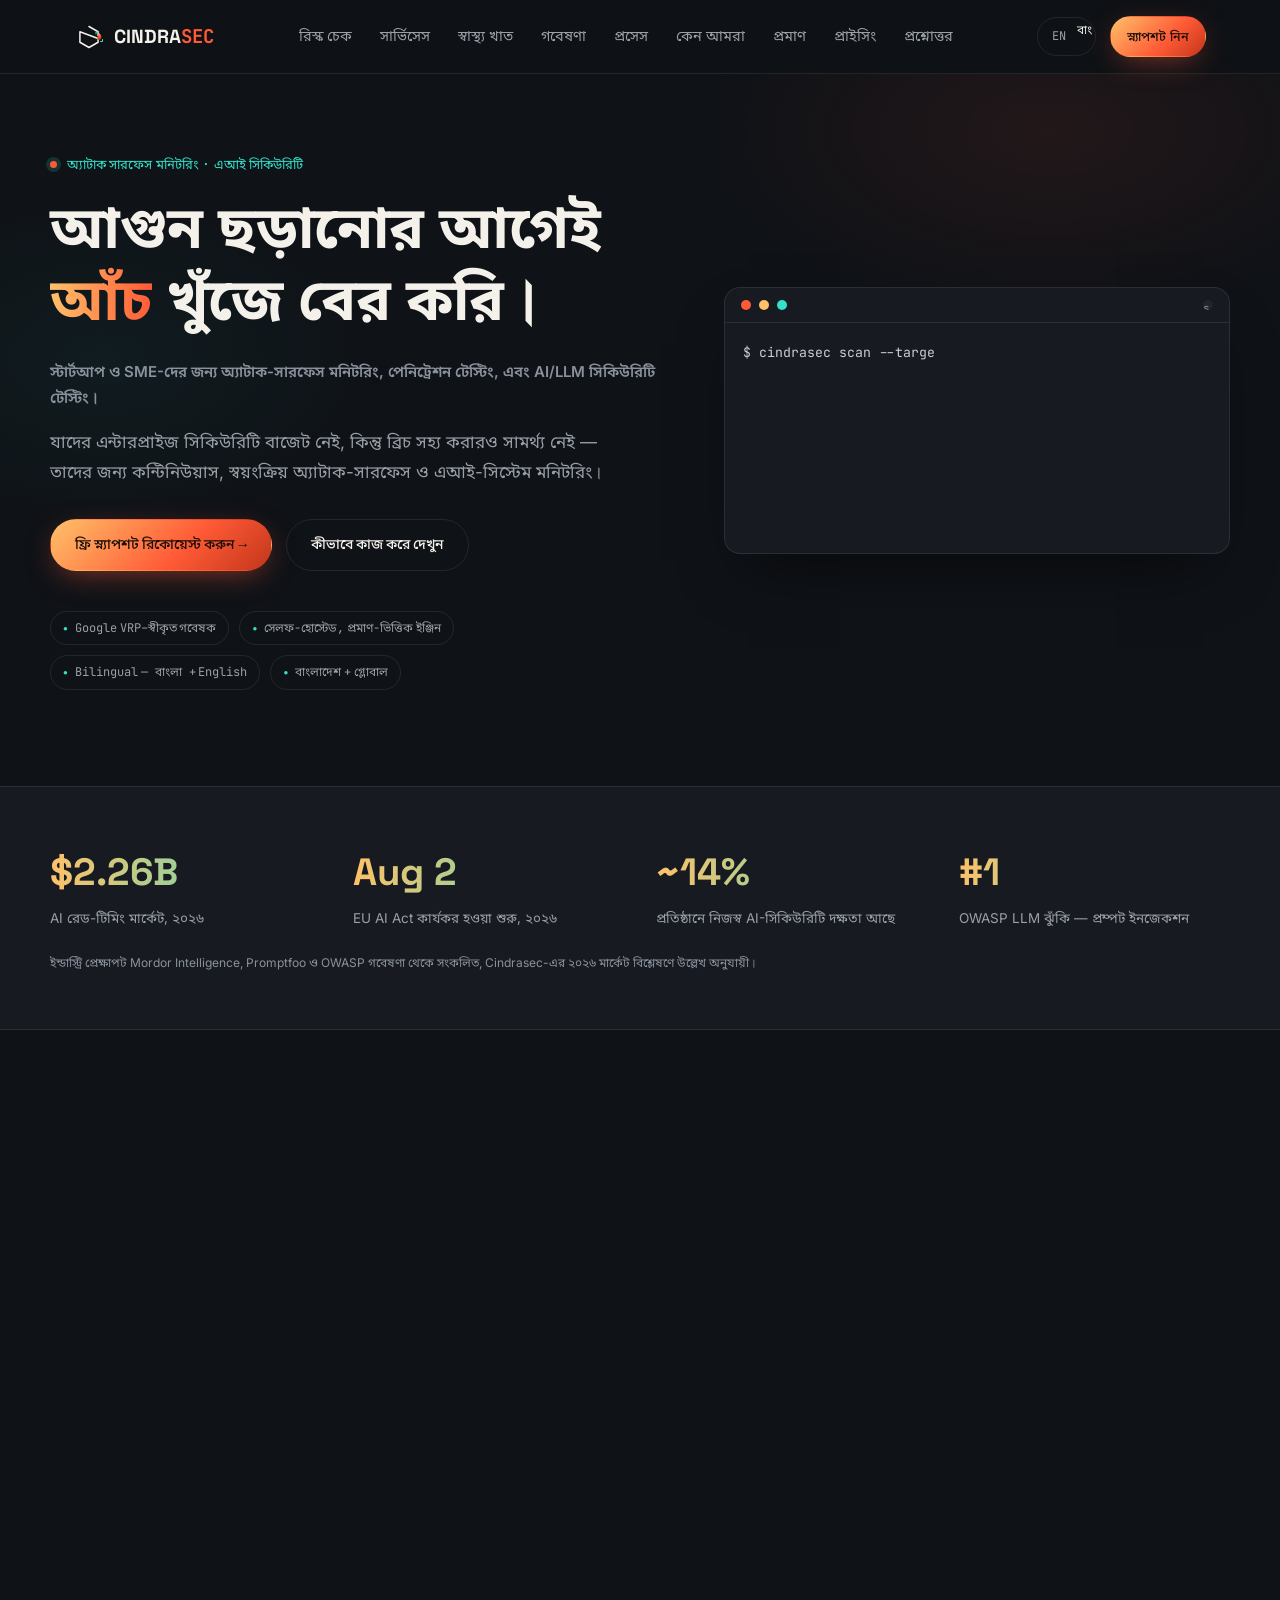
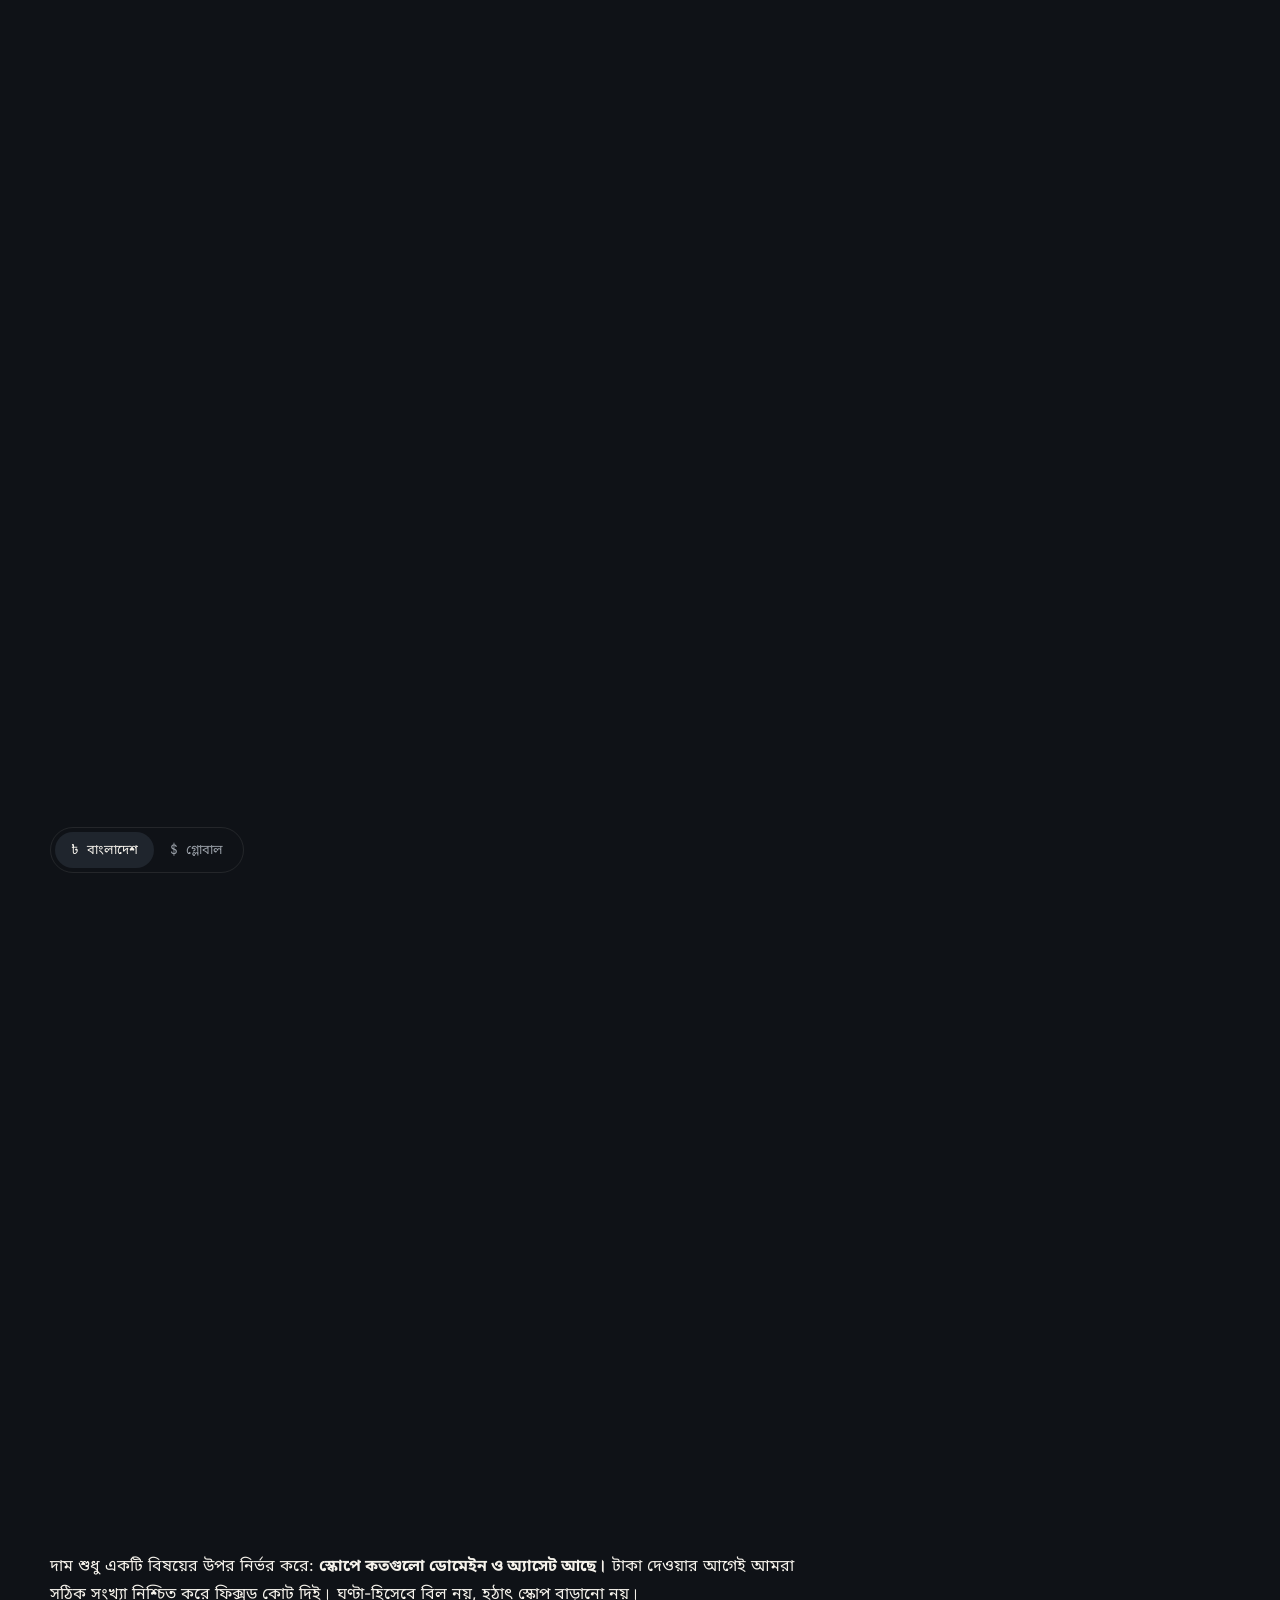
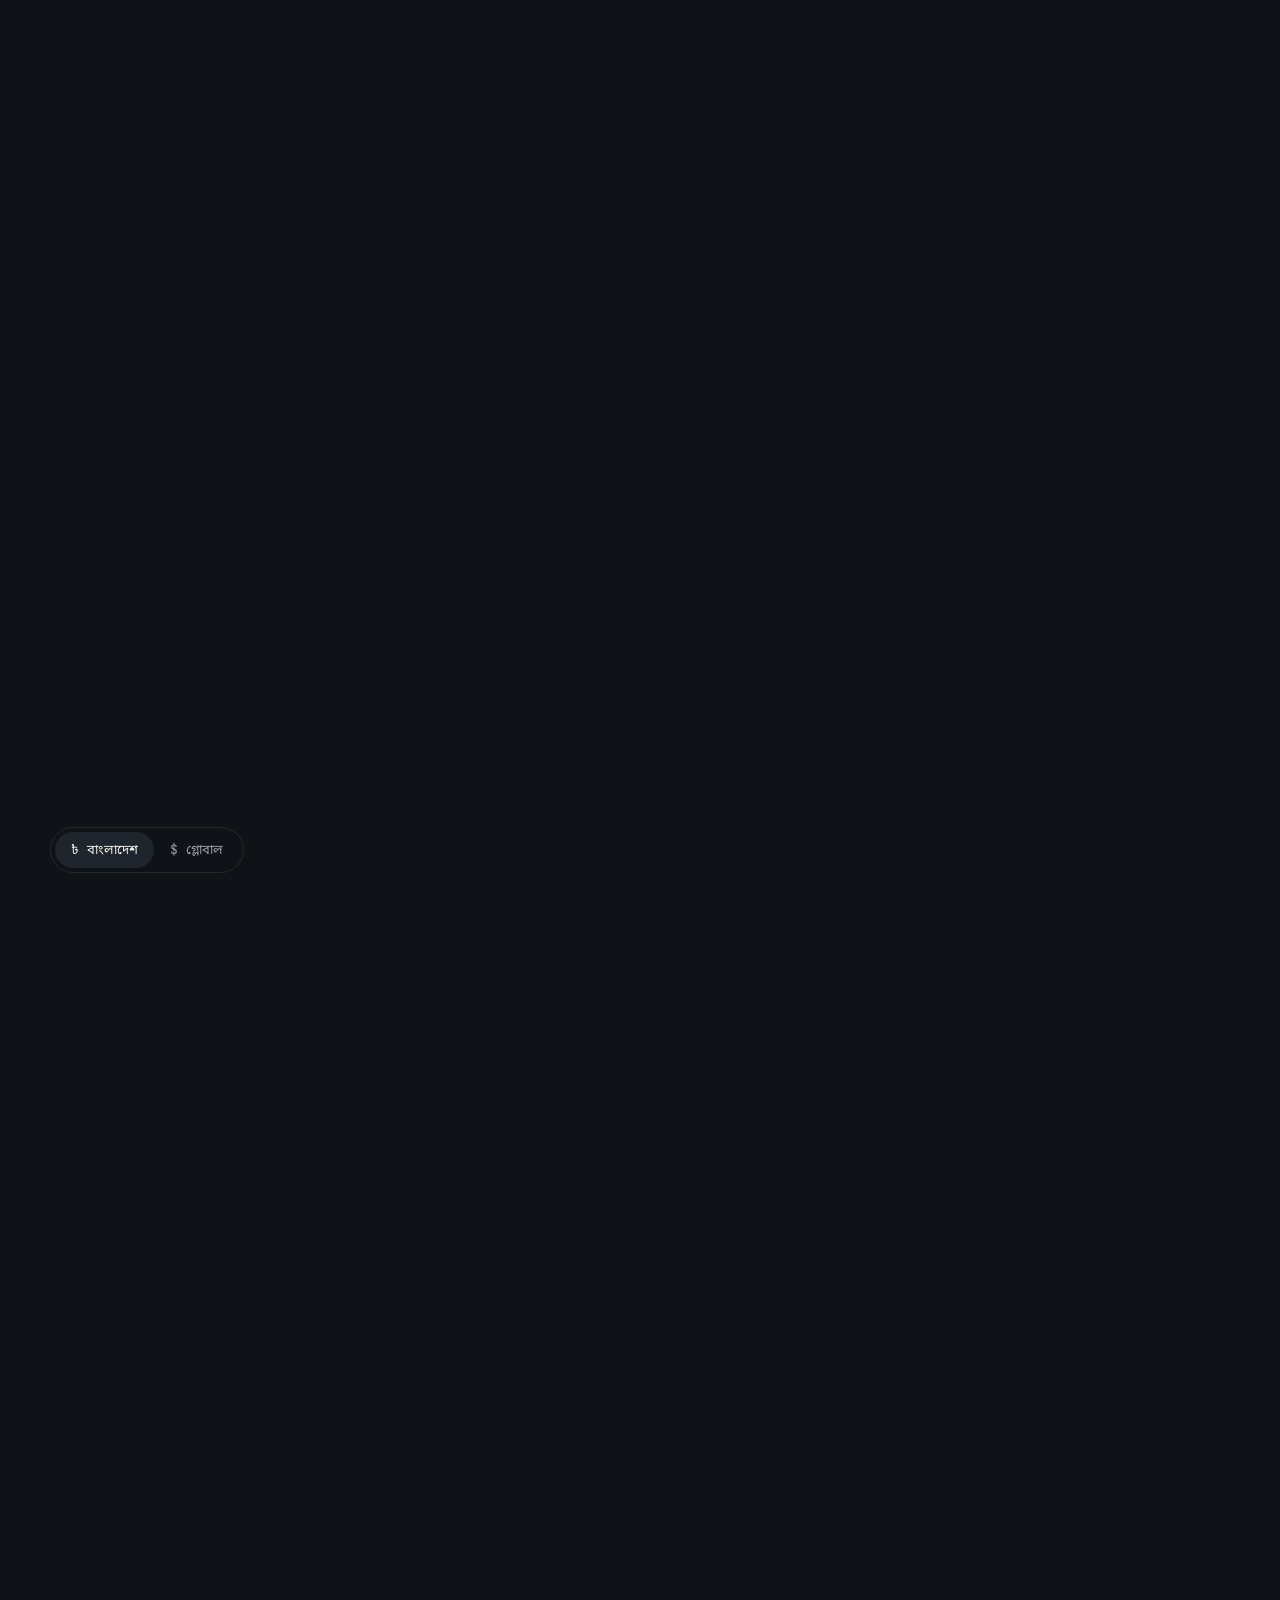
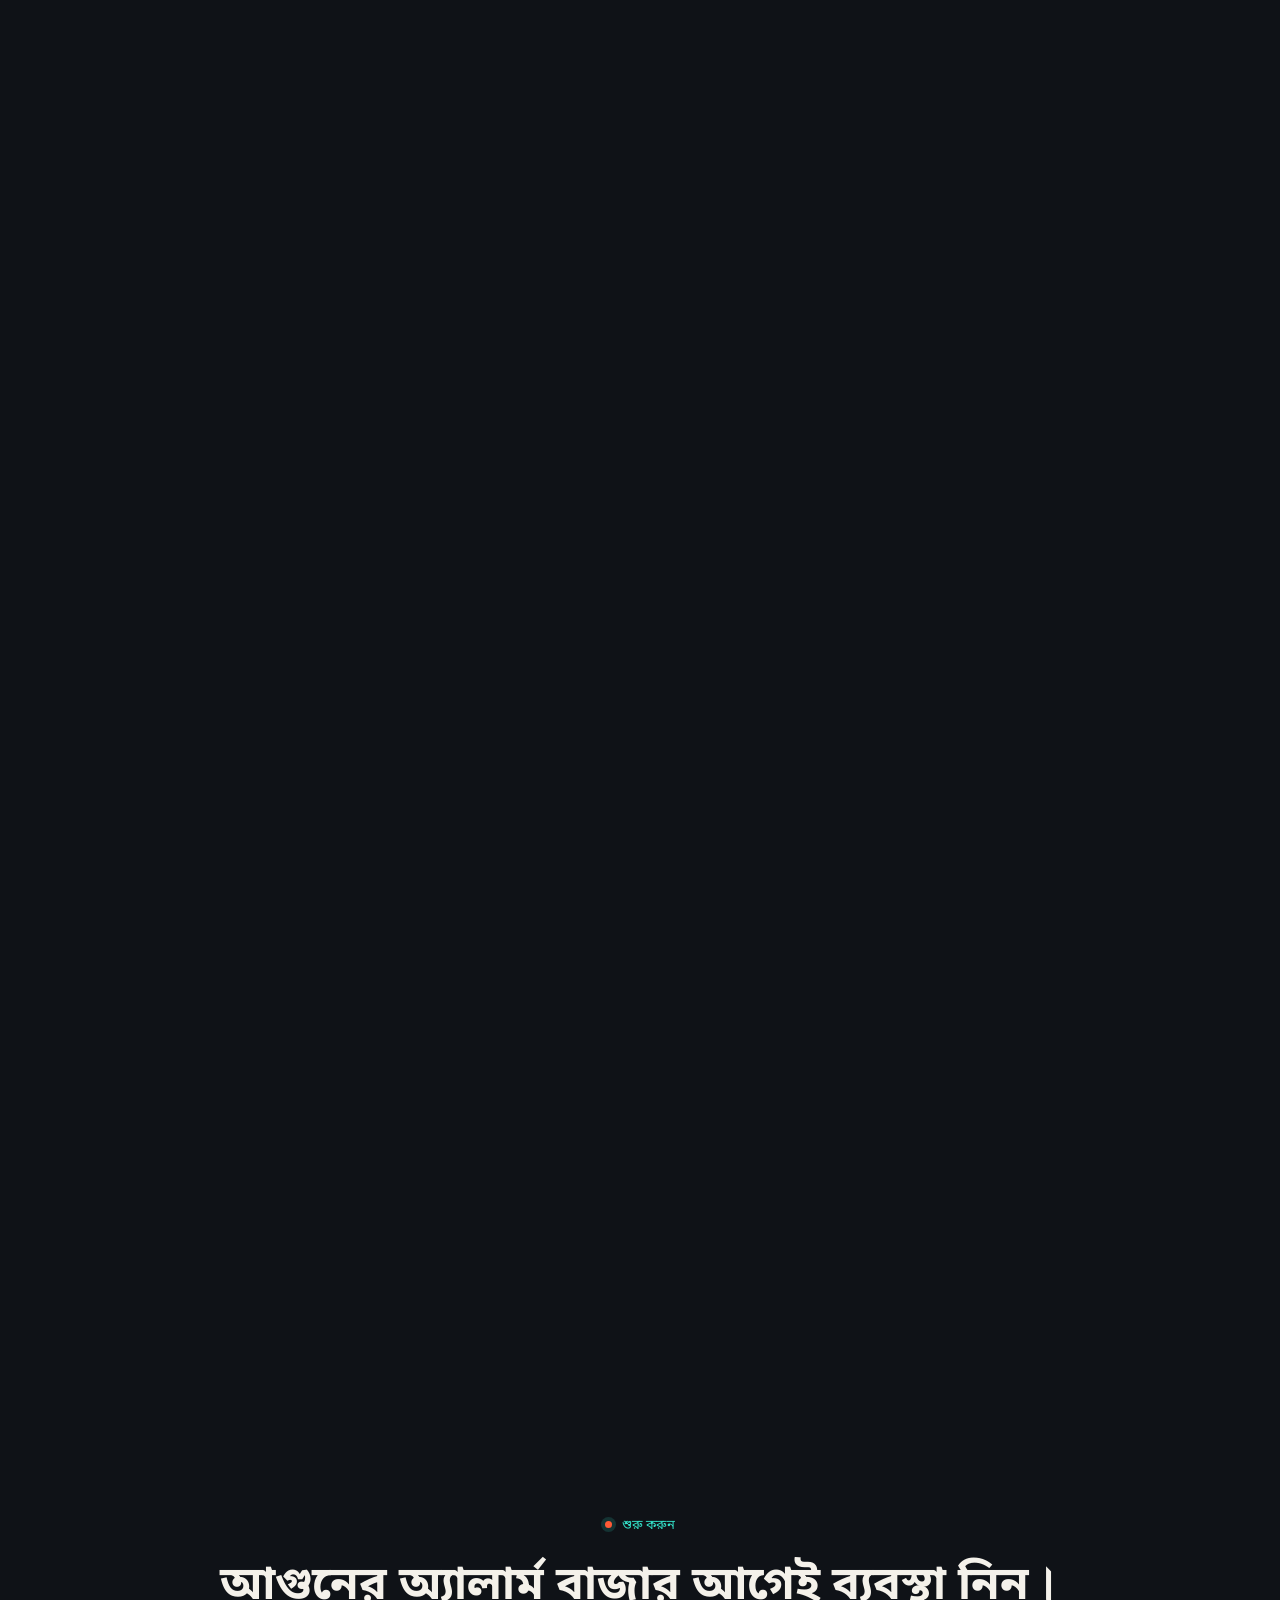
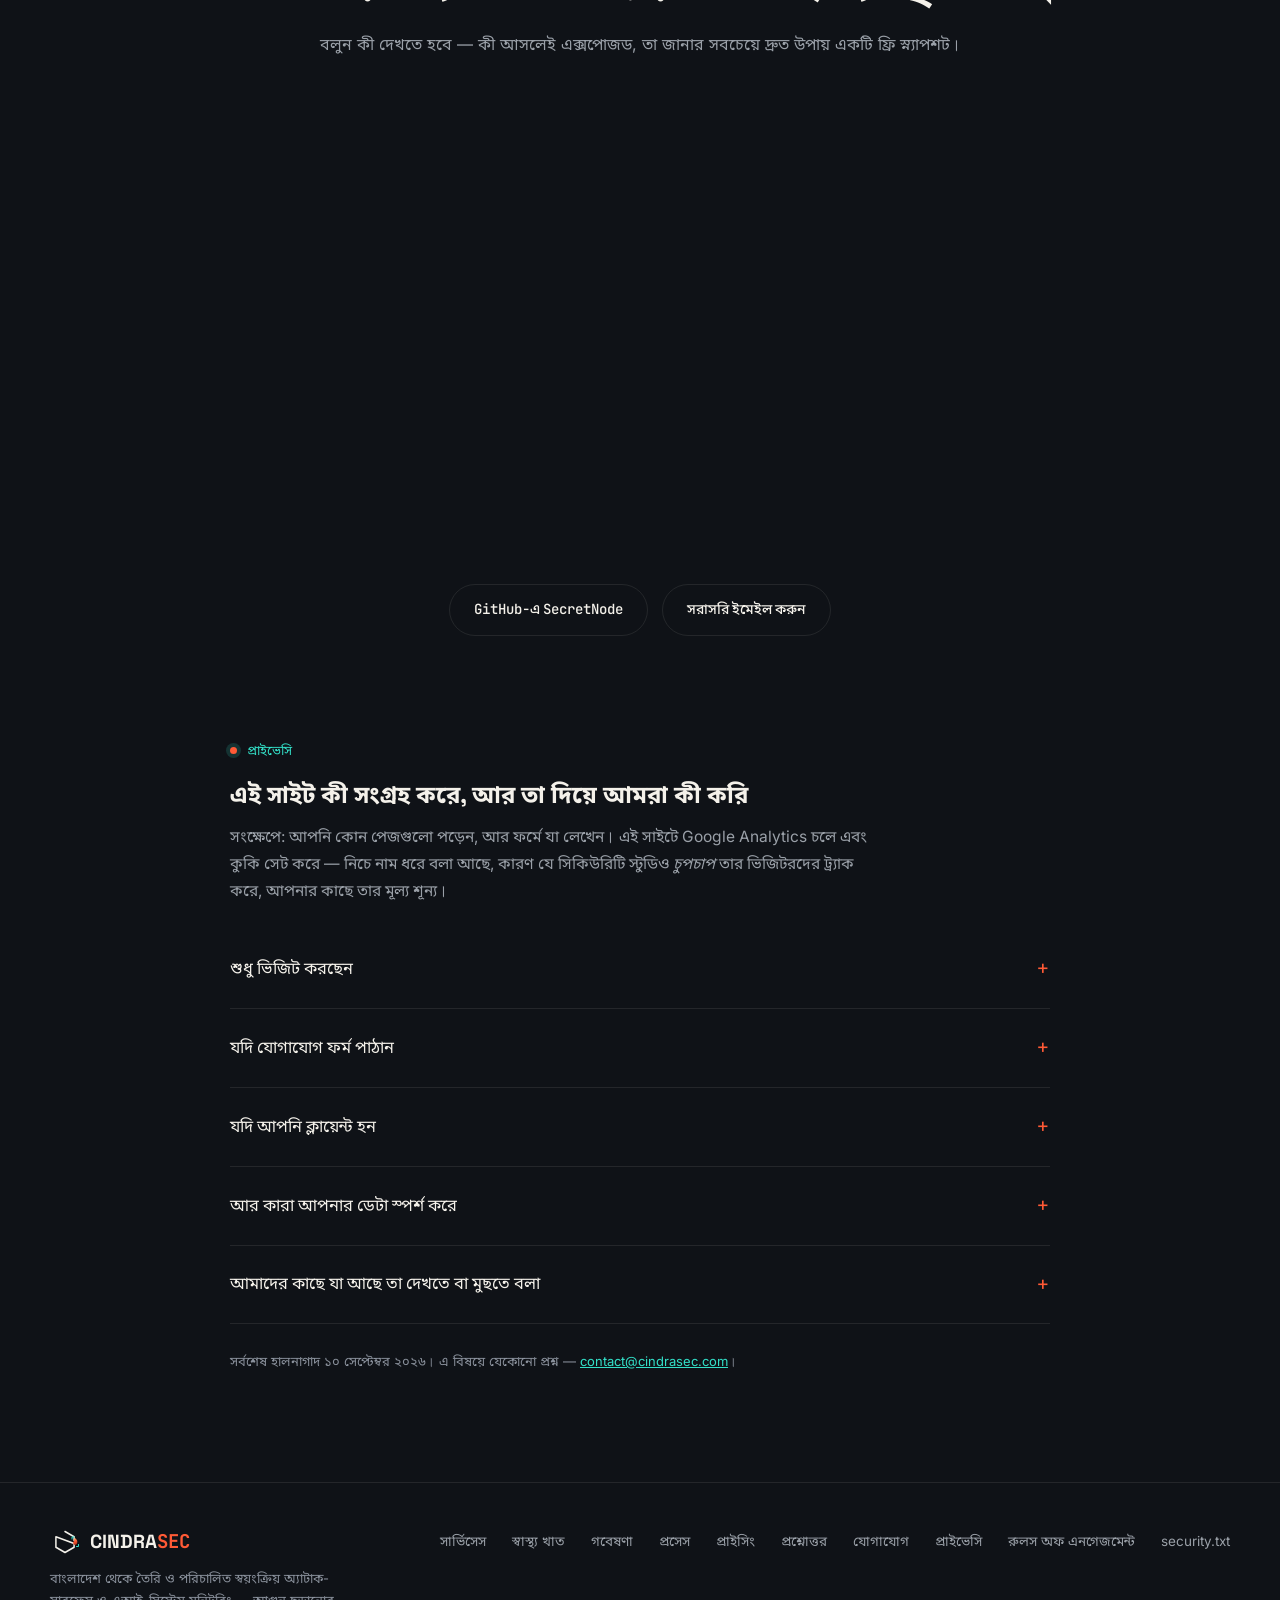
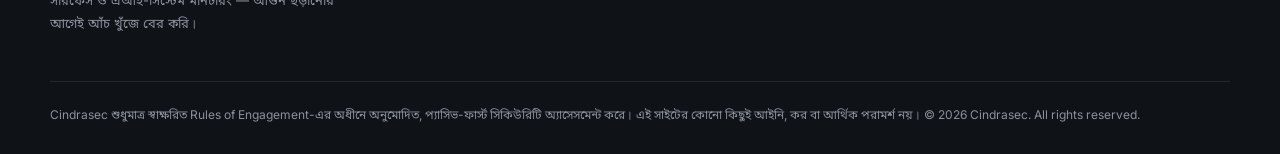
<file: bn/index.html>
<!DOCTYPE html>
<!-- Generated by build.py from src/index.src.html — do not edit directly. -->
<html lang="bn">
<head>
<meta charset="UTF-8">
<meta name="viewport" content="width=device-width, initial-scale=1.0, viewport-fit=cover">
<meta http-equiv="Content-Security-Policy" content="default-src 'self'; script-src 'self' https://www.googletagmanager.com; style-src 'self'; img-src 'self' data: https://www.google-analytics.com https://*.google-analytics.com; font-src 'self'; connect-src 'self' https://api.web3forms.com https://www.google-analytics.com https://*.google-analytics.com https://*.analytics.google.com https://www.googletagmanager.com; form-action 'self'; base-uri 'self'; object-src 'none'; manifest-src 'self'; upgrade-insecure-requests">
<meta name="referrer" content="strict-origin-when-cross-origin">
<!-- Google Analytics 4. The bootstrap lives in /analytics.js rather than inline
     because script-src is 'self' with no 'unsafe-inline' and there is no server
     here to mint a nonce — an inline block would be refused and the tag would
     collect nothing while appearing installed. -->
<script async src="https://www.googletagmanager.com/gtag/js?id=G-G55N8ZL68Z"></script>
<script src="/analytics.js" defer></script>
<title>Cindrasec — অ্যাটাক সারফেস ও AI/LLM সিকিউরিটি মনিটরিং</title>
<meta name="description" content="ফাউন্ডার ও ছোট ব্যবসার জন্য অটোমেটেড অ্যাটাক-সারফেস এবং AI/LLM সিকিউরিটি মনিটরিং — বাংলাদেশ ও বিশ্বজুড়ে। প্রমাণ-ভিত্তিক, শুধুমাত্র অনুমোদিত পরীক্ষা। প্রথম Snapshot ফ্রি।">
<meta name="keywords" content="attack surface management, AI security, LLM security, MCP security, agentic AI security, penetration testing, prompt injection, exposed secrets, security monitoring, Bangladesh, cybersecurity for startups">
<meta name="author" content="Md. Azmol Haque Rony — Cindrasec">
<meta name="robots" content="index, follow, max-image-preview:large, max-snippet:-1">
<meta name="theme-color" content="#0F1217">
<link rel="canonical" href="https://cindrasec.com/bn/">
<link rel="alternate" hreflang="en" href="https://cindrasec.com/">
<link rel="alternate" hreflang="bn" href="https://cindrasec.com/bn/">
<link rel="alternate" hreflang="x-default" href="https://cindrasec.com/">
<link rel="dns-prefetch" href="https://api.web3forms.com">

<!-- Open Graph / Twitter -->
<meta property="og:type" content="website">
<meta property="og:site_name" content="Cindrasec">
<meta property="og:title" content="Cindrasec — অ্যাটাক সারফেস ও AI/LLM সিকিউরিটি মনিটরিং">
<meta property="og:description" content="ফাউন্ডার ও ছোট ব্যবসার জন্য অটোমেটেড অ্যাটাক-সারফেস এবং AI/LLM সিকিউরিটি মনিটরিং — বাংলাদেশ ও বিশ্বজুড়ে। প্রমাণ-ভিত্তিক, শুধুমাত্র অনুমোদিত পরীক্ষা। প্রথম Snapshot ফ্রি।">
<meta property="og:url" content="https://cindrasec.com/bn/">
<meta property="og:image" content="https://cindrasec.com/og-image.png">
<meta property="og:image:width" content="1200">
<meta property="og:image:height" content="630">
<meta property="og:image:alt" content="Cindrasec — আগুন ছড়ানোর আগেই আঁচ খুঁজে বের করি। অ্যাটাক সারফেস ও AI/LLM সিকিউরিটি মনিটরিং।">
<meta property="og:locale" content="bn_BD">
<meta property="og:locale:alternate" content="en_US">
<meta name="twitter:card" content="summary_large_image">
<meta name="twitter:title" content="Cindrasec — অ্যাটাক সারফেস ও AI/LLM সিকিউরিটি মনিটরিং">
<meta name="twitter:description" content="ফাউন্ডার ও ছোট ব্যবসার জন্য অটোমেটেড অ্যাটাক-সারফেস এবং AI/LLM সিকিউরিটি মনিটরিং — বাংলাদেশ ও বিশ্বজুড়ে। প্রমাণ-ভিত্তিক, শুধুমাত্র অনুমোদিত পরীক্ষা। প্রথম Snapshot ফ্রি।">
<meta name="twitter:image" content="https://cindrasec.com/og-image.png">
<meta name="twitter:image:alt" content="Cindrasec — attack surface & AI/LLM security monitoring.">

<!-- Icons / PWA -->
<link rel="icon" type="image/svg+xml" href="/icon.svg">
<link rel="icon" type="image/png" sizes="192x192" href="/icon-192.png">
<link rel="icon" type="image/png" sizes="512x512" href="/icon-512.png">
<link rel="apple-touch-icon" href="/apple-touch-icon.png">
<link rel="manifest" href="/manifest.json">

<!-- Self-hosted fonts: zero external hosts at runtime (see README invariant) -->
<link rel="preload" href="/fonts/inter-var.woff2" as="font" type="font/woff2" crossorigin>
<link rel="preload" href="/fonts/space-grotesk-var.woff2" as="font" type="font/woff2" crossorigin>
<link rel="preload" href="/fonts/jetbrains-mono-var.woff2" as="font" type="font/woff2" crossorigin>
<link rel="preload" href="/fonts/noto-sans-bengali-var.woff2" as="font" type="font/woff2" crossorigin>

<script type="application/ld+json">
{
  "@context": "https://schema.org",
  "@type": "ProfessionalService",
  "name": "Cindrasec",
  "url": "https://cindrasec.com/",
  "image": "https://cindrasec.com/og-image.png",
  "description": "Continuous, automated attack-surface and AI/LLM security monitoring for SMEs and startups.",
  "founder": { "@type": "Person", "name": "Md. Azmol Haque Rony" },
  "areaServed": ["Bangladesh", "Worldwide"],
  "email": "contact@cindrasec.com",
  "priceRange": "$150–$8000",
  "sameAs": ["https://github.com/azmolhaque/secretnode", "https://www.linkedin.com/company/cindrasec"],
  "makesOffer": [
    { "@type": "Offer", "name": "Snapshot — one-time attack-surface scan", "priceCurrency": "USD", "priceSpecification": { "@type": "PriceSpecification", "minPrice": 250, "maxPrice": 600, "priceCurrency": "USD" } },
    { "@type": "Offer", "name": "Watch — continuous monitoring subscription", "priceCurrency": "USD", "priceSpecification": { "@type": "UnitPriceSpecification", "minPrice": 150, "maxPrice": 500, "priceCurrency": "USD", "unitText": "MONTH" } },
    { "@type": "Offer", "name": "AI/LLM Security Assessment", "priceCurrency": "USD", "priceSpecification": { "@type": "PriceSpecification", "minPrice": 2000, "maxPrice": 8000, "priceCurrency": "USD" } },
    { "@type": "Offer", "name": "Productized Gig — fixed-scope quick check", "priceCurrency": "USD", "priceSpecification": { "@type": "PriceSpecification", "minPrice": 150, "maxPrice": 500, "priceCurrency": "USD" } }
  ]
}
</script>
<script type="application/ld+json">
{
  "@context": "https://schema.org",
  "@graph": [
    {
      "@type": "Organization",
      "@id": "https://cindrasec.com/#organization",
      "name": "Cindrasec",
      "alternateName": "Cindrasec Security",
      "url": "https://cindrasec.com/",
      "logo": {
        "@type": "ImageObject",
        "url": "https://cindrasec.com/icon-512.png",
        "width": 512,
        "height": 512
      },
      "image": "https://cindrasec.com/og-image.png",
      "description": "Cindrasec is an automation-first security studio providing attack-surface monitoring and AI/LLM security testing for founders and SMEs in Bangladesh and worldwide.",
      "slogan": "We find the spark before it becomes a fire.",
      "email": "contact@cindrasec.com",
      "founder": { "@id": "https://cindrasec.com/#founder" },
      "foundingDate": "2025-07",
      "foundingLocation": { "@type": "Place", "name": "Dhaka, Bangladesh" },
      "address": { "@type": "PostalAddress", "addressCountry": "BD", "addressLocality": "Dhaka" },
      "contactPoint": { "@type": "ContactPoint", "contactType": "sales", "email": "contact@cindrasec.com", "areaServed": ["BD", "Worldwide"], "availableLanguage": ["en", "bn"] },
      "areaServed": ["Bangladesh", "Worldwide"],
      "knowsAbout": [
        "Attack Surface Management",
        "AI/LLM Security",
        "Prompt Injection Testing",
        "Penetration Testing",
        "Vulnerability Assessment",
        "Exposed Secrets Detection"
      ],
      "sameAs": [
        "https://github.com/azmolhaque/secretnode",
        "https://www.linkedin.com/company/cindrasec"
      ]
    },
    {
      "@type": "WebSite",
      "@id": "https://cindrasec.com/#website",
      "url": "https://cindrasec.com/",
      "name": "Cindrasec",
      "alternateName": "Cindrasec — Attack Surface & AI/LLM Security",
      "description": "Automated attack-surface and AI/LLM security monitoring for teams that can't afford a breach.",
      "inLanguage": ["en", "bn"],
      "publisher": { "@id": "https://cindrasec.com/#organization" }
    },
    {
      "@type": "Person",
      "@id": "https://cindrasec.com/#founder",
      "name": "Md. Azmol Haque Rony",
      "jobTitle": "Founder & Security Researcher",
      "worksFor": { "@id": "https://cindrasec.com/#organization" },
      "knowsAbout": ["Attack Surface Management", "AI/LLM Security", "Prompt Injection Testing", "MCP Security", "Agentic AI Security"],
      "sameAs": [
        "https://www.linkedin.com/in/md-azmol-haque-rony",
        "https://x.com/AzmolRony",
        "https://www.facebook.com/share/18ag3eXj7Q/",
        "https://github.com/azmolhaque"
      ]
    }
  ]
}
</script>
<script type="application/ld+json">
{
  "@context": "https://schema.org",
  "@type": "FAQPage",
  "inLanguage": "bn",
  "mainEntity": [
    { "@type": "Question", "name": "আমার সিস্টেম স্ক্যান করা কি বৈধ?", "acceptedAnswer": { "@type": "Answer", "text": "হ্যাঁ — প্রতিটি এনগেজমেন্ট শুরু হয় স্বাক্ষরিত Rules of Engagement ও Authorization Letter দিয়ে, যেখানে স্কোপ, সময়সীমা ও ডেটা হ্যান্ডলিং থাকে। স্ক্যান passive-first এবং অনুমোদিত স্কোপের বাইরে কিছুতেই হাত দেয় না। স্বাক্ষরিত অনুমতি ছাড়া কোনো স্ক্যান নয় — এটি নিয়ম, আনুষ্ঠানিকতা নয়।" } },
    { "@type": "Question", "name": "টেস্টিং কি আমার সাইট ভাঙবে বা ধীর করবে?", "acceptedAnswer": { "@type": "Answer", "text": "না। টেস্টিং passive-first ও rate-limited — আমরা পাবলিকলি যা অ্যাক্সেসযোগ্য তা পর্যবেক্ষণ করি, আক্রমণ করি না। কখনো exploit করি না, overload করি না, আপনার ডেটা পরিবর্তন বা মুছি না। আপনার সিস্টেম আগের মতোই চলতে থাকে।" } },
    { "@type": "Question", "name": "খরচ কত, আর দাম রেঞ্জ কেন?", "acceptedAnswer": { "@type": "Answer", "text": "Snapshot ৳১৫–২৫ হাজার ($২৫০–৬০০); Watch ৳৫–১২ হাজার/মাস ($১৫০–৫০০); AI/LLM অ্যাসেসমেন্ট ৳৪০ হাজার–১.৫ লাখ ($২,০০০–৮,০০০)। দাম শুধু স্কোপে কতগুলো ডোমেইন ও অ্যাসেট আছে তার উপর নির্ভর করে — টাকা দেওয়ার আগে সঠিক সংখ্যা নিশ্চিত করে ফিক্সড কোট দিই। আর ফাউন্ডিং-কোহর্ট ক্লায়েন্টদের প্রথম Snapshot ফ্রি।" } },
    { "@type": "Question", "name": "কীভাবে পেমেন্ট করব?", "acceptedAnswer": { "@type": "Answer", "text": "লোকাল ক্লায়েন্ট: bKash বা ব্যাংক ট্রান্সফার (টাকায়)। গ্লোবাল ক্লায়েন্ট: Payoneer বা Wise (USD-তে)। শুরুতে ৫০% অগ্রিম, ডেলিভারিতে ৫০% — দ্রুত স্কোপ কলের পর ইনভয়েস। এই সাইটে ইচ্ছাকৃতভাবে কোনো পেমেন্ট বাটন নেই।" } },
    { "@type": "Question", "name": "আমরা ছোট — আমরা কি আদৌ টার্গেট?", "acceptedAnswer": { "@type": "Answer", "text": "অ্যাটাকাররা আপনাকে বেছে নেয় না; তারা পুরো ইন্টারনেট স্ক্যান করে খোলা কিছু খুঁজে — একটি এক্সপোজড কী, ভুলে যাওয়া সাবডোমেইন, পুরনো অ্যাডমিন প্যানেল। ছোট টিমই বেশি ব্রিচ হয়, কারণ তারা ভাবে কেউ দেখছে না। Snapshot অল্প খরচে দেখিয়ে দেয় আসলে কী এক্সপোজড — ঘটনা ঘটার আগেই।" } },
    { "@type": "Question", "name": "স্ক্যানে যদি কিছু না পাওয়া যায়?", "acceptedAnswer": { "@type": "Answer", "text": "ক্লিন স্ক্যানও একটি রিপোর্ট: আপনি পান coverage সামারি, confidence স্টেটমেন্ট, এবং কী স্কোপে ছিল আর কী ছিল না তার স্পষ্ট চিত্র — কখনো শুধু \"কিছু পাইনি\" নয়।" } },
    { "@type": "Question", "name": "ক্লায়েন্ট ডেটা কীভাবে সামলানো হয়?", "acceptedAnswer": { "@type": "Answer", "text": "ডিফল্টে ডেটা ন্যূনতম: self-hosted অবকাঠামোয় সংরক্ষিত, encrypted-at-rest, যেখানে সম্ভব redacted, এবং ডেলিভারির ৩০ দিন পর অটো-পার্জ — বললে তার আগেই। ফাইন্ডিং শুধু আপনার নির্ধারিত ব্যক্তির কাছেই যায়।" } },
    { "@type": "Question", "name": "আন্তর্জাতিক ক্লায়েন্টরা কি কাজ করতে পারেন?", "acceptedAnswer": { "@type": "Answer", "text": "হ্যাঁ — গ্লোবাল এনগেজমেন্ট USD-তে Payoneer বা Wise দিয়ে বিল হয়, ইংরেজিতে ডেলিভার হয়, এবং export-of-service হিসেবে গণ্য হয়।" } }
  ]
}
</script>
<link rel="stylesheet" href="/styles.css">
<!-- Without JS, the scroll-reveal script never runs and .reveal elements would
     stay at their opacity:0 starting state forever (see noscript.css). This
     link is only fetched by browsers that don't execute the deferred script,
     so JS-enabled visitors pay nothing for it. -->
<noscript><link rel="stylesheet" href="/noscript.css"></noscript>
</head>
<body>
<noscript><div class="noscript-banner">JavaScript চালু থাকলে সাইটটি সবচেয়ে ভালো কাজ করে — চাইলে সরাসরি contact@cindrasec.com-এ ইমেইল করতে পারেন।</div></noscript>
<a href="#top" class="skip-link">মূল কনটেন্টে যান</a>

<!-- shared icon defs -->
<svg width="0" height="0" class="icon-defs" aria-hidden="true">
  <defs>
    <linearGradient id="emberGrad" x1="0%" y1="0%" x2="25%" y2="100%">
      <stop offset="0%" stop-color="#FFC169"/><stop offset="55%" stop-color="#FF5A36"/><stop offset="100%" stop-color="#C2361A"/>
    </linearGradient>
    <symbol id="logo-icon" viewBox="0 0 120 120">
      <path d="M60,18 L96.37,39 L96.37,54 M96.37,66 L96.37,81 L60,102 L23.63,81 L23.63,39 Z" fill="none" stroke="#F4F1EA" stroke-width="6" stroke-linecap="round" stroke-linejoin="round"/>
      <path d="M100,44 C108,50 112,58 108,66 C105,72 98,74 94,68 C91,63 93,57 97,58 C95,52 96,47 100,44 Z" fill="url(#emberGrad)"/>
      <path d="M88,48 L88,40 L96,40" fill="none" stroke="#33E0C8" stroke-width="4" stroke-linecap="round" stroke-linejoin="round"/>
      <path d="M114,70 L114,78 L106,78" fill="none" stroke="#33E0C8" stroke-width="4" stroke-linecap="round" stroke-linejoin="round"/>
    </symbol>
  </defs>
</svg>

<header class="nav">
  <div class="nav-inner">
    <a href="#top" class="brand" aria-label="Cindrasec হোম">
      <svg aria-hidden="true" focusable="false"><use href="#logo-icon"/></svg>
      <span class="brand-word">CINDRA<span class="accent">SEC</span></span>
    </a>
    <nav class="links" id="navLinks">
      <a href="#estimator">রিস্ক চেক</a>
      <a href="#services">সার্ভিসেস</a>
      <!-- The Bengali build needs its own URL here, not the English page: this
           vertical exists at both /healthcare/ and /bn/healthcare/, and sending
           a Bengali reader to the English one wastes the translation. The
           per-language attribute override on the link below handles that.
           (Spelling that attribute's name in a comment is what broke the first
           build attempt — the "no other-language markers survived" assertion
           greps the raw HTML, and a comment is raw HTML.) -->
      <a href="/bn/healthcare/">স্বাস্থ্য খাত</a>
      <a href="/research/">গবেষণা</a>
      <a href="#process">প্রসেস</a>
      <a href="#why">কেন আমরা</a>
      <a href="#proof">প্রমাণ</a>
      <a href="#pricing">প্রাইসিং</a>
      <a href="#faq">প্রশ্নোত্তর</a>
    </nav>
    <div class="nav-right">
      <div class="lang-toggle" role="group" aria-label="ভাষা">
        <a href="/" hreflang="en" lang="en" title="ইংরেজিতে দেখুন">EN</a><span class="active" aria-current="page" lang="bn">বাং</span>
      </div>
      <a class="btn btn-primary btn-sm" href="#contact">স্ন্যাপশট নিন</a>
      <button class="hamburger" id="hamburger" aria-label="মেনু" aria-controls="navLinks" aria-expanded="false">☰</button>
    </div>
  </div>
</header>

<main id="top">

  <!-- ============ HERO ============ -->
  <section class="hero">
    <div class="wrap hero-grid">
      <div>
        <div class="eyebrow">অ্যাটাক সারফেস মনিটরিং · এআই সিকিউরিটি</div>
        <h1>
          
          আগুন ছড়ানোর আগেই<br><span class="grad">আঁচ</span> খুঁজে বের করি।
        </h1>
        <p class="hero-kicker">স্টার্টআপ ও SME-দের জন্য অ্যাটাক-সারফেস মনিটরিং, পেনিট্রেশন টেস্টিং, এবং AI/LLM সিকিউরিটি টেস্টিং।</p>
        <p class="sub">
          
          যাদের এন্টারপ্রাইজ সিকিউরিটি বাজেট নেই, কিন্তু ব্রিচ সহ্য করারও সামর্থ্য নেই — তাদের জন্য কন্টিনিউয়াস, স্বয়ংক্রিয় অ্যাটাক-সারফেস ও এআই-সিস্টেম মনিটরিং।
        </p>
        <div class="hero-ctas">
          <a href="#contact" class="btn btn-primary">ফ্রি স্ন্যাপশট রিকোয়েস্ট করুন →</a>
          <a href="#process" class="btn btn-ghost">কীভাবে কাজ করে দেখুন</a>
        </div>
        <div class="trust-strip">
          <span class="trust-chip">Google VRP–স্বীকৃত গবেষক</span>
          <span class="trust-chip">সেলফ-হোস্টেড, প্রমাণ-ভিত্তিক ইঞ্জিন</span>
          <span class="trust-chip">Bilingual — <span lang="bn">বাংলা</span> + English</span>
          <span class="trust-chip">বাংলাদেশ + গ্লোবাল</span>
        </div>
      </div>

      <div class="terminal reveal" aria-hidden="true">
        <div class="terminal-bar"><span></span><span></span><span></span><span class="terminal-label">secretnode · live scan preview</span></div>
        <div class="terminal-body" id="termBody"></div>
      </div>
    </div>
  </section>

  <!-- ============ STATS ============ -->
  <section class="stats">
    <div class="stats-grid">
      <div class="reveal"><div class="stat-num">$2.26B</div><div class="stat-label">AI রেড-টিমিং মার্কেট, ২০২৬</div></div>
      <div class="reveal"><div class="stat-num">Aug 2</div><div class="stat-label">EU AI Act কার্যকর হওয়া শুরু, ২০২৬</div></div>
      <div class="reveal"><div class="stat-num">~14%</div><div class="stat-label">প্রতিষ্ঠানে নিজস্ব AI-সিকিউরিটি দক্ষতা আছে</div></div>
      <div class="reveal"><div class="stat-num">#1</div><div class="stat-label">OWASP LLM ঝুঁকি — প্রম্পট ইনজেকশন</div></div>
    </div>
    <p class="stats-note wrap">ইন্ডাস্ট্রি প্রেক্ষাপট Mordor Intelligence, Promptfoo ও OWASP গবেষণা থেকে সংকলিত, Cindrasec-এর ২০২৬ মার্কেট বিশ্লেষণে উল্লেখ অনুযায়ী।</p>
  </section>

  <!-- ============ ESTIMATOR ============ -->
  <section id="estimator">
    <div class="wrap">
      <div class="section-head reveal">
        <div class="eyebrow">ফ্রি টুল</div>
        <h2>আসলে আপনি কতটা এক্সপোজড?</h2>
        <p class="section-kicker">ফ্রি অ্যাটাক-সারফেস রিস্ক ক্যালকুলেটর।</p>
        <p>চারটি প্রশ্ন, একটি আনুমানিক এক্সপোজার স্কোর, এবং একটি সরাসরি সুপারিশ — আপনার ব্রাউজারেই হিসাব হয়, কোথাও পাঠানো হয় না।</p>
      </div>

      <div class="estimator reveal">
        <div class="estimator-grid">
          <form id="estForm">
            <fieldset class="est-q">
              <legend>আপনার টিম পাবলিকলি কী চালায়?</legend>
              <div class="est-opts">
                <div class="est-opt"><input type="radio" name="surface" id="s1" value="1" data-w="1"><label for="s1">শুধু একটি মার্কেটিং সাইট</label></div>
                <div class="est-opt"><input type="radio" name="surface" id="s2" value="2" data-w="2"><label for="s2">সাইট + লগইন / ইউজার অ্যাকাউন্ট</label></div>
                <div class="est-opt"><input type="radio" name="surface" id="s3" value="3" data-w="3" checked><label for="s3">ওয়েব অ্যাপ + API + অ্যাডমিন প্যানেল</label></div>
                <div class="est-opt"><input type="radio" name="surface" id="s4" value="4" data-w="4"><label for="s4">একাধিক প্রোডাক্ট / সাবডোমেইন</label></div>
              </div>
            </fieldset>
            <fieldset class="est-q">
              <legend>কোথাও কি LLM বা AI চ্যাটবট ব্যবহার হয়?</legend>
              <div class="est-opts">
                <div class="est-opt"><input type="radio" name="ai" id="a1" value="1" data-w="0"><label for="a1">না</label></div>
                <div class="est-opt"><input type="radio" name="ai" id="a2" value="2" data-w="2"><label for="a2">কাস্টমার-ফেসিং চ্যাটবট</label></div>
                <div class="est-opt"><input type="radio" name="ai" id="a3" value="3" data-w="4" checked><label for="a3">টুল বা ডেটা অ্যাক্সেসসহ এজেন্ট</label></div>
              </div>
            </fieldset>
            <fieldset class="est-q">
              <legend>শেষ এক্সটার্নাল সিকিউরিটি চেক কবে হয়েছে?</legend>
              <div class="est-opts">
                <div class="est-opt"><input type="radio" name="last" id="l1" value="1" data-w="0"><label for="l1">গত ৩ মাসের মধ্যে</label></div>
                <div class="est-opt"><input type="radio" name="last" id="l2" value="2" data-w="2" checked><label for="l2">৬–১২ মাস আগে</label></div>
                <div class="est-opt"><input type="radio" name="last" id="l3" value="3" data-w="4"><label for="l3">কখনো হয়নি / জানা নেই</label></div>
              </div>
            </fieldset>
            <fieldset class="est-q est-q-last">
              <legend>এখন সিকিউরিটি কে সামলায়?</legend>
              <div class="est-opts">
                <div class="est-opt"><input type="radio" name="team" id="t1" value="1" data-w="3" checked><label for="t1">নির্দিষ্ট কেউ নেই</label></div>
                <div class="est-opt"><input type="radio" name="team" id="t2" value="2" data-w="1"><label for="t2">একজন, খণ্ডকালীন</label></div>
                <div class="est-opt"><input type="radio" name="team" id="t3" value="3" data-w="0"><label for="t3">ডেডিকেটেড সিকিউরিটি কর্মী বা টিম</label></div>
              </div>
            </fieldset>
          </form>

          <div class="est-result" aria-live="polite">
            <div class="est-eyebrow">আনুমানিক এক্সপোজার</div>
            <div class="est-score-row">
              <div class="est-score" id="estScore">–</div>
              <div class="est-score-label">/ 100</div>
            </div>
            <div class="est-bar"><div class="est-bar-fill" id="estBarFill"></div></div>
            <!-- Estimator result copy. Lives in the DOM rather than in app.js so build.py
       translates it with everything else; app.js reads the band it needs. -->
  <div id="estCopy" hidden aria-hidden="true">
    <div data-band="empty"><p class="v">চারটি প্রশ্নের উত্তর দিন — আপনি কোথায় দাঁড়িয়ে আছেন দেখুন।</p><p class="c">ফ্রি Snapshot চান →</p></div>
    <div data-band="low"><p class="v"><strong>তুলনামূলকভাবে কম এক্সপোজার।</strong> আপনার সারফেস ছোট এবং সম্প্রতি পরীক্ষা করা হয়েছে। তবুও বছরে একবার, বা নতুন কিছু লঞ্চের আগে একটি Snapshot করা ভালো — আপনার সারফেস কম, শূন্য নয়।</p><p class="c">একটি বেসলাইন Snapshot নিন →</p></div>
    <div data-band="moderate"><p class="v"><strong>মাঝারি এক্সপোজার।</strong> লগইন ফ্লো, API, বা পুরোনো হয়ে যাওয়া শেষ চেক — এগুলোই চুপচাপ P1 সমস্যা হয়ে দাঁড়ায়। কয়েক ঘণ্টার একটি Snapshot আপনাকে সঠিক অবস্থান জানিয়ে দেবে।</p><p class="c">ফ্রি Snapshot চান →</p></div>
    <div data-band="high"><p class="v"><strong>উচ্চ এক্সপোজার।</strong> একাধিক সারফেস, নির্দিষ্ট দায়িত্বশীল কেউ নেই, এবং/অথবা সাথে একটি AI সিস্টেম — ঠিক এই সমন্বয়ের জন্যই Watch তৈরি: বছরে একবার অনুমান নয়, ধারাবাহিক মনিটরিং।</p><p class="c">ধারাবাহিক Watch মনিটরিং শুরু করুন →</p></div>
    <div data-band="critical"><p class="v"><strong>ক্রিটিক্যাল এক্সপোজার প্রোফাইল।</strong> টুল-অ্যাক্সেসসহ AI এজেন্ট, বড় সারফেস, আর সাম্প্রতিক কোনো চেক নেই — বাস্তবে এটাই একটি ব্রিচের সেটআপ। Snapshot-এর পাশাপাশি একটি AI/LLM সিকিউরিটি অ্যাসেসমেন্ট দিয়ে শুরু করুন।</p><p class="c">AI/LLM অ্যাসেসমেন্ট বুক করুন →</p></div>
  </div>
  <p class="est-verdict" id="estVerdict"></p>
            <div class="est-cta">
              <a href="#contact" class="btn btn-primary btn-sm" id="estCta">ফ্রি Snapshot চান →</a>
            </div>
            <button type="button" class="est-reset" id="estReset">উত্তর রিসেট করুন</button>
          </div>
        </div>
      </div>
      <p class="proof-note reveal note-tight">এটি একটি দিকনির্দেশক অনুমান, অডিট নয় — এটি আপনাকে ট্রায়াজ করতে সাহায্য করার জন্য, স্ক্যানের বিকল্প নয়।</p>
    </div>
  </section>

  <!-- ============ SERVICES ============ -->
  <section id="services">
    <div class="wrap">
      <div class="section-head reveal">
        <div class="eyebrow">সার্ভিসেস</div>
        <h2>প্রবেশের চারটি পথ — একই ইঞ্জিন।</h2>
        <p class="section-kicker">অ্যাটাক-সারফেস স্ক্যানিং, কন্টিনিউয়াস মনিটরিং, এবং AI/LLM সিকিউরিটি অ্যাসেসমেন্ট সার্ভিস।</p>
        <p>প্রতিটি সার্ভিস একই SecretNode ইঞ্জিনে চলে — তাই দাম কম, ডেলিভারি দ্রুত।</p>
      </div>

      <div class="currency-toggle" role="group" aria-label="মুদ্রা">
        <button data-cur-btn="bdt" class="active" aria-pressed="true">৳ বাংলাদেশ</button>
        <button data-cur-btn="usd" aria-pressed="false">$ গ্লোবাল</button>
      </div>

      <div class="cards">
        <div class="card reveal">
          <span class="free-pill">প্রথমটি ফ্রি — ফাউন্ডিং কোহর্ট</span>
          <svg class="card-icon" viewBox="0 0 40 40" aria-hidden="true"><circle cx="17" cy="17" r="11" fill="none" stroke="#33E0C8" stroke-width="2.4"/><line x1="25" y1="25" x2="34" y2="34" stroke="#33E0C8" stroke-width="2.4" stroke-linecap="round"/><path d="M12 17h10M17 12v10" stroke="#FF5A36" stroke-width="2.2" stroke-linecap="round"/></svg>
          <h3>Snapshot</h3>
          <p class="desc">পাবলিক ইন্টারনেট থেকে অ্যাক্সেসযোগ্য আপনার সবকিছুর এককালীন পরীক্ষা — এক্সপোজড সিক্রেট, ভুলে যাওয়া সাবডোমেইন, মিসকনফিগারেশন।</p>
          <ul class="includes">
            <li>এক্সটার্নাল অ্যাটাক-সারফেস + এক্সপোজড-সিক্রেট স্ক্যান</li>
            <li>ভেরিফিকেশন-ফার্স্ট রিপোর্ট (প্রতিটি ফাইন্ডিং যাচাইকৃত)</li>
            <li>১৫ মিনিটের ওয়াকথ্রু কল + ফ্রি রি-চেক</li>
          </ul>
          <div class="price"><span data-cur="bdt">৳15,000–25,000</span><span data-cur="usd" hidden>$250–600</span>এককালীন · ৩–৫ কর্মদিবসে রিপোর্ট</div>
          <a href="#contact" class="btn btn-ghost btn-sm">স্ন্যাপশট দিয়ে শুরু করুন →</a>
        </div>

        <div class="card featured reveal">
          <span class="badge">RECURRING</span>
          <svg class="card-icon" viewBox="0 0 40 40" aria-hidden="true"><path d="M6 26c3-10 8-15 14-15s11 5 14 15" fill="none" stroke="#33E0C8" stroke-width="2.4" stroke-linecap="round"/><circle cx="20" cy="24" r="4.5" fill="#FF5A36"/></svg>
          <h3>Watch</h3>
          <p class="desc">আপনার Snapshot — সবসময় আপডেটেড। আমরা ধারাবাহিকভাবে নজর রাখি, নতুন কিছু দেখা দিলেই জানাই।</p>
          <ul class="includes">
            <li>ধারাবাহিক মনিটরিং — সম্পূর্ণ আমরাই করি</li>
            <li>মাসিক diff রিপোর্ট (কী বদলালো ও কেন)</li>
            <li>প্রতিটি নতুন ফাইন্ডিংয়ে রিয়েল-টাইম অ্যালার্ট</li>
          </ul>
          <div class="price"><span data-cur="bdt">৳5,000–12,000</span><span data-cur="usd" hidden>$150–500</span>প্রতি মাসে · যেকোনো সময় বাতিল</div>
          <a href="#contact" class="btn btn-ghost btn-sm">Watch সাবস্ক্রাইব করুন →</a>
        </div>

        <div class="card reveal">
          <svg class="card-icon" viewBox="0 0 40 40" aria-hidden="true"><path d="M20 6l4 9 9 4-9 4-4 9-4-9-9-4 9-4z" fill="none" stroke="#FF5A36" stroke-width="2.2" stroke-linejoin="round"/></svg>
          <h3>AI/LLM Security</h3>
          <p class="desc">যারা চ্যাটবট, এজেন্ট, MCP সার্ভার বা LLM ফিচার চালু করছেন তাদের জন্য। বাস্তব অ্যাটাকার যেভাবে ভাঙবে, আমরা আগেই সেভাবে পরীক্ষা করি।</p>
          <ul class="includes">
            <li>প্রম্পট-ইনজেকশন ও জেইলব্রেক টেস্টিং</li>
            <li>ডেটা-লিক ও সিস্টেম-প্রম্পট এক্সপোজার</li>
            <li>এজেন্ট / টুল-অপব্যবহার টেস্টিং (শুধু টেস্ট অ্যাকাউন্ট)</li>
            <li>MCP ও টুল-সারফেস রিভিউ — টুল পয়জনিং, ইনডাইরেক্ট ইনজেকশন, কনসেন্ট ফ্লো</li>
          </ul>
          <div class="price"><span data-cur="bdt">৳40,000–1,50,000</span><span data-cur="usd" hidden>$2,000–8,000</span>প্রতি এনগেজমেন্ট · ২–৫ দিন</div>
          <a href="#contact" class="btn btn-ghost btn-sm">অ্যাসেসমেন্ট বুক করুন →</a>
        </div>

        <div class="card reveal">
          <svg class="card-icon" viewBox="0 0 40 40" aria-hidden="true"><path d="M22 4L8 22h9l-3 14 17-20h-10z" fill="#FFC169"/></svg>
          <h3>Productized Gig</h3>
          <p class="desc">একটিমাত্র নির্দিষ্ট-স্কোপ চেক — ফিক্সড দাম, দ্রুত ডেলিভারি। শুরু করার সবচেয়ে সহজ উপায়।</p>
          <ul class="includes">
            <li>একটি নির্দিষ্ট টার্গেট, একটি স্পষ্ট ডেলিভারেবল</li>
            <li>আগেই নির্ধারিত ফিক্সড দাম</li>
            <li>Fiverr / Upwork ধরনের ক্রেতাদের জন্য আদর্শ</li>
          </ul>
          <div class="price"><span data-cur="bdt">৳7,000–15,000</span><span data-cur="usd" hidden>$150–500</span>ফিক্সড স্কোপ · ২–৪ ঘণ্টায় ডেলিভারি</div>
          <a href="#contact" class="btn btn-ghost btn-sm">গিগ স্কোপ দেখুন →</a>
        </div>
      </div>
      <p class="price-lead price-lead--after">দাম শুধু একটি বিষয়ের উপর নির্ভর করে: <strong>স্কোপে কতগুলো ডোমেইন ও অ্যাসেট আছে।</strong> টাকা দেওয়ার আগেই আমরা সঠিক সংখ্যা নিশ্চিত করে ফিক্সড কোট দিই। ঘণ্টা-হিসেবে বিল নয়, হঠাৎ স্কোপ বাড়ানো নয়।</p>
    </div>
  </section>

  <!-- ============ ASSURANCE (risk reversal) ============ -->
  <section class="assurance">
    <div class="assurance-grid">
      <div class="assurance-item reveal">
        <svg class="ai-ic" viewBox="0 0 40 40" aria-hidden="true"><path d="M20 5l12 5v9c0 8-5 13-12 16-7-3-12-8-12-16v-9z" fill="none" stroke="#33E0C8" stroke-width="2.2"/><path d="M14 20l4 4 8-9" stroke="#FF5A36" stroke-width="2.4" fill="none" stroke-linecap="round" stroke-linejoin="round"/></svg>
        <div><h4>আপনার স্বাক্ষর ছাড়া কিছুই নয়</h4><p>প্রতিটি স্ক্যান শুধু স্বাক্ষরিত RoE-এর অধীনে। কখনো অনুমতিহীন টেস্টিং নয়।</p></div>
      </div>
      <div class="assurance-item reveal">
        <svg class="ai-ic" viewBox="0 0 40 40" aria-hidden="true"><rect x="9" y="17" width="22" height="16" rx="3" fill="none" stroke="#33E0C8" stroke-width="2.2"/><path d="M14 17v-4a6 6 0 0112 0v4" fill="none" stroke="#FFC169" stroke-width="2.2"/></svg>
        <div><h4>প্যাসিভ-ফার্স্ট — নিরাপদ</h4><p>আমরা দেখি, ভাঙি না। আপনার সিস্টেম কখনো পরিবর্তন বা বন্ধ হয় না।</p></div>
      </div>
      <div class="assurance-item reveal">
        <svg class="ai-ic" viewBox="0 0 40 40" aria-hidden="true"><path d="M20 6c6 4 11 5 11 5v8c0 8-5 12-11 15-6-3-11-7-11-15v-8s5-1 11-5z" fill="none" stroke="#33E0C8" stroke-width="2.2"/><circle cx="20" cy="19" r="3" fill="#FF5A36"/></svg>
        <div><h4>আপনার ডেটা, অনুরোধে মুছে ফেলা হয়</h4><p>Self-hosted, encrypted, ৩০ দিনে অটো-পার্জ — বললে তার আগেই। কোনো ট্র্যাকার নেই।</p></div>
      </div>
      <div class="assurance-item reveal">
        <svg class="ai-ic" viewBox="0 0 40 40" aria-hidden="true"><circle cx="20" cy="20" r="14" fill="none" stroke="#33E0C8" stroke-width="2.2"/><path d="M13 20l5 5 9-11" stroke="#FF5A36" stroke-width="2.4" fill="none" stroke-linecap="round" stroke-linejoin="round"/></svg>
        <div><h4>প্রথম Snapshot ফ্রি</h4><p>ফাউন্ডিং-কোহর্ট ক্লায়েন্টরা প্রথম স্ক্যানে কিছুই দেন না। খরচের আগেই মূল্য দেখুন।</p></div>
      </div>
    </div>
  </section>

  <!-- ============ PROCESS ============ -->
  <section id="process">
    <div class="wrap">
      <div class="section-head reveal">
        <div class="eyebrow">প্রসেস</div>
        <h2>ইনটেক থেকে যাচাইকৃত রিপোর্ট — কিছুই বাদ পড়ে না।</h2>
        <p class="section-kicker">আমাদের সিকিউরিটি অ্যাসেসমেন্ট প্রসেস, ধাপে ধাপে।</p>
        <p>দুটি চেকপয়েন্ট কখনো স্বয়ংক্রিয় হয় না: অনুমোদন, এবং যেকোনো ক্রিটিক্যাল ফাইন্ডিংয়ের চূড়ান্ত সিভিয়ারিটি সিদ্ধান্ত।</p>
      </div>
      <div class="process">
        <div class="step gate reveal"><div class="num">01</div><h3>ইনটেক</h3><p>দ্রুত স্কোপ ফর্ম — ডোমেইন, টার্গেট, লক্ষ্য।</p></div>
        <div class="step gate reveal"><div class="num">02</div><h3>অনুমোদন</h3><p>স্বাক্ষরিত RoE + অথরাইজেশন লেটার। অ-আপসযোগ্য গেট।</p></div>
        <div class="step reveal"><div class="num">03</div><h3>স্ক্যান</h3><p>SecretNode প্যাসিভ স্ক্যান — কঠোরভাবে অনুমোদিত স্কোপের ভেতরে।</p></div>
        <div class="step reveal"><div class="num">04</div><h3>যাচাই ও রিপোর্ট</h3><p>AI-খসড়া রিপোর্ট, সঙ্গে মানব সিভিয়ারিটি রিভিউ।</p></div>
        <div class="step reveal"><div class="num">05</div><h3>ডেলিভারি কল</h3><p>প্রতিটি ফাইন্ডিংয়ের ১৫–২০ মিনিটের ওয়াকথ্রু।</p></div>
        <div class="step reveal"><div class="num">06</div><h3>ফ্রি রি-চেক</h3><p>দুই সপ্তাহ পর, তারপর Watch-এ সহজ পথ।</p></div>
      </div>
    </div>
  </section>

  <!-- ============ HOW WE WORK ============ -->
  <section id="how-we-work">
    <div class="wrap">
      <div class="section-head reveal">
        <div class="eyebrow">আমরা যেভাবে কাজ করি</div>
        <h2>তিনটি নিয়ম — কখনো ভাঙে না।</h2>
        <p class="section-kicker">অনুমোদিত, নৈতিক পেনিট্রেশন টেস্টিং — স্কোপ, ডেটা ও ডিসক্লোজার আমরা যেভাবে সামলাই।</p>
      </div>
      <div class="rules-grid">
        <div class="rule reveal">
          <div class="rule-num">RULE 01</div>
          <h3>সবার আগে অনুমোদন</h3>
          <p>স্বাক্ষরিত Rules of Engagement ও Authorization Letter ছাড়া কোনো স্ক্যান শুরু হয় না — ডেমোর জন্যও নয়, পাইলটের জন্যও নয়, কখনোই নয়।</p>
        </div>
        <div class="rule reveal">
          <div class="rule-num">RULE 02</div>
          <h3>আপনার ডেটা — ন্যূনতম ও স্বল্পস্থায়ী</h3>
          <p>স্ক্যান ডেটা self-hosted অবকাঠামোয় থাকে, encrypted-at-rest, এবং প্রয়োজন ফুরালে বা অনুরোধেই মুছে ফেলা হয়। এই সাইটটিতে Google Analytics চলে; ঠিক কী সংগ্রহ করা হয় তা <a href="#privacy">প্রাইভেসি</a> অংশে পুরোটা লেখা আছে।</p>
        </div>
        <div class="rule reveal">
          <div class="rule-num">RULE 03</div>
          <h3>ফাইন্ডিংস শুধু আপনার কাছে যায়</h3>
          <p>Google VRP ট্র্যাক রেকর্ডের পেছনের একই responsible-disclosure নীতি প্রতিটি এনগেজমেন্টে প্রযোজ্য: আগে যাচাই, তারপর রিপোর্ট — এবং আপনি ছাড়া কারও কাছে প্রকাশ নয়।</p>
        </div>
      </div>
    </div>
  </section>

  <!-- ============ WHY ============ -->
  <section id="why">
    <div class="wrap">
      <div class="section-head reveal">
        <div class="eyebrow">কেন Cindrasec</div>
        <h2>আসল শক্তি টুল নয় — কীভাবে চালানো হয়, সেটাই।</h2>
        <p class="section-kicker">অ্যাটাক-সারফেস ও AI/LLM সিকিউরিটির জন্য টিমগুলো কেন Cindrasec বেছে নেয়।</p>
        <p>স্ক্যানার যে কেউ কপি করতে পারে। কিন্তু এই পাঁচটি জিনিস সময়ের সঙ্গে বাড়ে।</p>
      </div>
      <div class="why-grid">
        <div class="why-item reveal">
          <svg viewBox="0 0 40 40" aria-hidden="true"><path d="M6 30l8-8 6 6 14-14" fill="none" stroke="#FF5A36" stroke-width="2.4" stroke-linecap="round" stroke-linejoin="round"/></svg>
          <h3>ভেরিফিকেশন-ফার্স্ট</h3>
          <p>প্রতিটি ফাইন্ডিং আপনার কাছে যাওয়ার আগে যাচাই করা হয় — আপনি পান signal, false positive-এর দেয়াল নয়।</p>
        </div>
        <div class="why-item reveal">
          <svg viewBox="0 0 40 40" aria-hidden="true"><circle cx="20" cy="20" r="13" fill="none" stroke="#33E0C8" stroke-width="2.4"/><path d="M20 12v8l6 4" stroke="#33E0C8" stroke-width="2.4" stroke-linecap="round"/></svg>
          <h3>ধারাবাহিক, এককালীন নয়</h3>
          <p>মাসিক diff রিপোর্ট বড় রিভিউয়ের মাঝেও সুরক্ষা দেয় — নিরাপত্তা একটি অভ্যাস, বাৎসরিক আতঙ্ক নয়।</p>
        </div>
        <div class="why-item reveal">
          <svg viewBox="0 0 40 40" aria-hidden="true"><path d="M20 4c8 0 14 7 14 14s-6 18-14 18S6 25 6 18 12 4 20 4z" fill="none" stroke="#FFC169" stroke-width="2.2"/><path d="M8 18h24M20 6c4 4 6 9 6 12s-2 8-6 12c-4-4-6-9-6-12s2-8 6-12z" stroke="#FFC169" stroke-width="1.4" fill="none"/></svg>
          <h3>লোকাল ট্রাস্ট, গ্লোবাল রিচ</h3>
          <p>দ্বিভাষিক ডেলিভারি — বাংলা সাপোর্টের সঙ্গে আন্তর্জাতিক মানের রিপোর্টিং।</p>
        </div>
        <div class="why-item reveal">
          <svg viewBox="0 0 40 40" aria-hidden="true"><path d="M12 30V16l8-10 8 10v14" fill="none" stroke="#FF5A36" stroke-width="2.2" stroke-linejoin="round"/><circle cx="20" cy="20" r="3" fill="#FF5A36"/></svg>
          <h3>নির্দিষ্ট বিষয়ে দক্ষতা</h3>
          <p>শুধু অ্যাটাক সারফেস ও AI/LLM সিকিউরিটিতে মনোযোগী — জেনারেলিস্ট এজেন্সি নয়।</p>
        </div>
        <div class="why-item reveal">
          <svg viewBox="0 0 40 40" aria-hidden="true"><path d="M22 4L10 22h8l-2 14 16-20h-8z" fill="#33E0C8"/></svg>
          <h3>দ্রুততার জন্য তৈরি</h3>
          <p>অটোমেশন-ফার্স্ট পাইপলাইন কয়েক দিনে ডেলিভার করে, যেখানে এজেন্সি নেয় সপ্তাহ।</p>
        </div>
      </div>
    </div>
  </section>

  <!-- ============ PROOF ============ -->
  <section id="proof">
    <div class="wrap">
      <div class="section-head reveal">
        <div class="eyebrow">ট্র্যাক রেকর্ড</div>
        <h2>বাস্তবে গৃহীত ফাইন্ডিংস — কল্পনা নয়।</h2>
        <p class="section-kicker">যাচাইকৃত ভালনারেবিলিটি গবেষণা ও Google VRP ডিসক্লোজার ট্র্যাক রেকর্ড।</p>
        <p>ব্যবসা হিসেবে Cindrasec নতুন, কিন্তু গবেষক নতুন নন। Google VRP থেকে কিছু নিশ্চিত, রিড্যাক্টেড ফাইন্ডিং:</p>
      </div>
      <div class="proof-grid">
        <div class="proof-card reveal">
          <span class="sev sev-p2">নিশ্চিত · P2</span>
          <h3>ক্রস-টেন্যান্ট লোড ব্যালান্সার মিসকনফিগারেশন</h3>
          <p>Google-অধিগৃহীত একটি প্রোডাক্টের সাবডোমেইনগুলো এমনভাবে একটি লোড ব্যালান্সার ভাগ করছিল যাতে ক্রস-টেন্যান্ট রাউটিং এক্সপোজার সম্ভব হতো। Google-এর একজন ইঞ্জিনিয়ার এটি নিশ্চিত করে P2 সিভিয়ারিটি দেন।</p>
          <div class="tag">Google VRP · অ্যাকুইজিশন-স্কোপ টার্গেট</div>
        </div>
        <div class="proof-card reveal">
          <span class="sev sev-crit">ক্রিটিক্যাল · NS ডেলিগেশন</span>
          <h3>ড্যাংলিং নেমসার্ভার ডেলিগেশন</h3>
          <p>Google-অধিগৃহীত অবকাঠামোর একটি সাবডোমেইন এমন এক নেমসার্ভার প্রোভাইডারে ডেলিগেট করা ছিল যার অ্যাকাউন্টের মেয়াদ শেষ হয়ে গিয়েছিল — পরে এই টেকওভার পথটি নিশ্চিত হয় এবং ক্রিটিক্যাল হিসেবে চিহ্নিত হয়।</p>
          <div class="tag">কাস্টম NS-টেকওভার স্ক্যানার · Google-অধিগৃহীত টার্গেট</div>
        </div>
        <div class="proof-card reveal">
          <span class="sev sev-p4">বন্ধ · WAI / P4</span>
          <h3>CORS মিসকনফিগারেশন — শিক্ষাটি লুকানো হয়নি</h3>
          <p>একটি CORS হেডার-রিফ্লেকশন ইস্যু রিপোর্ট করা হয়েছিল এবং working-as-intended হিসেবে বন্ধ করা হয়। এটি এই তালিকায় আছে ইচ্ছাকৃতভাবেই: শুধু হেডার রিফ্লেকশনই যথেষ্ট নয়, আর Cindrasec-এর পাঠানো প্রতিটি রিপোর্ট নিজেকে সেই একই উঁচু মানদণ্ডে রাখে।</p>
          <div class="tag">ক্যালিব্রেশনের জন্য রাখা — শুধু সাফল্য নয়</div>
        </div>
      </div>
      <p class="proof-note reveal">উপরের তিনটি তাদের ডিসক্লোজার টাইমলাইন পার না হওয়া পর্যন্ত রিড্যাক্টেড থাকবে। আরও দুটি ফাইন্ডিং সম্পূর্ণ প্রকাশিত — <a href="/research/2026-05-exposed-iam-frontend-google-vrp/">Google VRP-তে রিপোর্ট করা অথেনটিকেশন বাইপাস</a>, সেই সঙ্গে <a href="/research/2026-09-15-the-9-day-fix-that-paid-nothing/">কেন এটি ক্যাশ নয় ক্রেডিট হিসেবে নিষ্পত্তি হলো তার ব্যাখ্যা</a>, এবং <a href="/research/2026-07-prompt-injection-content-dependent/">প্রম্পট-ইনজেকশন রেজিস্ট্যান্সে পরিমাপ করা ৪.৬× ব্যবধান</a> — সম্পূর্ণ রিপ্রোডাকশন স্টেপসহ — সেই সঙ্গে <a href="https://github.com/azmolhaque/security-writeups" target="_blank" rel="noopener">GitHub-এ ৯টি ভাষায় অনুবাদিত</a>। সেই সঙ্গে দেখুন একটি <a href="/sample-finding.pdf" target="_blank" rel="noopener">নমুনা ক্লায়েন্ট রিপোর্ট ফরম্যাট (PDF)</a>।</p>
    </div>
  </section>

  <!-- ============ FOUNDING COHORT ============ -->
  <section>
    <div class="wrap">
      <div class="cohort reveal">
        <div>
          <div class="eyebrow">ফাউন্ডিং কোহর্ট</div>
          <h2>আপনার প্রথম Snapshot ফ্রি — শর্তটা সহজ।</h2>
          <p class="section-kicker">ফাউন্ডিং-কোহর্ট ক্লায়েন্টদের জন্য ফ্রি অ্যাটাক-সারফেস সিকিউরিটি অ্যাসেসমেন্ট।</p>
          <p>সৎ, রিড্যাক্টেড কেস স্টাডি তৈরি করতে আমরা অল্প কিছু পাইলট ক্লায়েন্টকে বিনামূল্যে অনবোর্ড করছি। আপনি পান আসল স্ক্যান ও আসল রিপোর্ট; আমরা পাই প্রমাণ। প্রতিটি ক্লায়েন্ট সরাসরি গবেষকের সঙ্গে কাজ করেন — সাপোর্ট কিউ নয়। স্লট সীমিত — ডিজাইনেই, মার্কেটিং নয়।</p>
          <div class="badge-row">
            <span class="trust-chip">প্রতিটি এনগেজমেন্টে স্বাক্ষরিত RoE</span>
            <span class="trust-chip">আসল রিপোর্ট, আপনারই থাকবে</span>
            <span class="trust-chip">কেস স্টাডি শুধু আপনার সম্মতিতে</span>
          </div>
        </div>
        <div class="founder">
          <div class="name">Md. Azmol Haque Rony</div>
          <div class="role">ফাউন্ডার ও প্রিন্সিপাল সিকিউরিটি রিসার্চার</div>
          <p class="founder-bio">Google VRP–স্বীকৃত, পরিমিত ও দায়িত্বশীল ডিসক্লোজারের ট্র্যাক রেকর্ডসহ। SecretNode স্ক্যানিং ইঞ্জিন নিজেই তৈরি করেন ও চালান।</p>
        </div>
      </div>
    </div>
  </section>

  <!-- ============ PRICING TABLE ============ -->
  <section id="pricing">
    <div class="wrap">
      <div class="section-head reveal">
        <div class="eyebrow">প্রাইসিং</div>
        <h2>স্পষ্ট, ফিক্সড-স্কোপ দাম। ঘণ্টা-হিসেবে বিল নয়।</h2>
        <p class="section-kicker">অ্যাটাক-সারফেস ও AI/LLM সিকিউরিটি অ্যাসেসমেন্টের দাম।</p>
        <p>উপরে ৳ / $ টগল করুন। দাম শুধু স্কোপের আকারের উপর নির্ভর করে — টাকা দেওয়ার আগে সবসময় ফিক্সড কোট পাবেন।</p>
      </div>

      <!-- A second instance of the toggle, not a second control: #services has
           the only one, and a visitor who reaches pricing via the "Pricing"
           nav link (-> #pricing) or a direct #pricing link lands here having
           scrolled straight past it, with no way to reach $ pricing short of
           scrolling back up past the whole Services section. setCurrency() in
           app.js already binds every [data-cur-btn] and toggles every
           [data-cur] globally, so this needs no script change -- it is the
           same two buttons, and clicking either one keeps both in sync. -->
      <div class="currency-toggle" role="group" aria-label="মুদ্রা">
        <button data-cur-btn="bdt" class="active" aria-pressed="true">৳ বাংলাদেশ</button>
        <button data-cur-btn="usd" aria-pressed="false">$ গ্লোবাল</button>
      </div>

      <div class="pilot-banner reveal">
        <div>
          <h3>★ ফাউন্ডিং কোহর্ট: আপনার প্রথম Snapshot ফ্রি</h3>
          <p>স্বাক্ষরিত RoE-এর অধীনে আসল স্ক্যান ও আসল রিপোর্ট — বিনামূল্যে, যতক্ষণ পাইলট স্লট আছে। নিচের দাম তারপর প্রযোজ্য।</p>
        </div>
        <a href="#contact" class="btn btn-primary btn-sm">ফ্রি Snapshot নিন →</a>
      </div>

      <div class="table-wrap reveal">
        <table class="pricing">
          <thead>
            <tr><th>টিয়ার</th><th>যা অন্তর্ভুক্ত</th><th>ডেলিভারি</th><th>দাম</th></tr>
          </thead>
          <tbody>
            <tr>
              <td class="tier">Snapshot</td>
              <td class="inc" data-label="যা অন্তর্ভুক্ত"><span class="bn">এক্সটার্নাল সারফেস + এক্সপোজড-সিক্রেট স্ক্যান, যাচাইকৃত রিপোর্ট, ওয়াকথ্রু কল, ফ্রি রি-চেক</span></td>
              <td data-label="ডেলিভারি">৩–৫ কর্মদিবস</td>
              <td data-label="দাম"><span data-cur="bdt">৳15k–25k</span><span data-cur="usd" hidden>$250–600</span></td>
            </tr>
            <tr>
              <td class="tier">Watch</td>
              <td class="inc" data-label="যা অন্তর্ভুক্ত"><span class="bn">ধারাবাহিক মনিটরিং, মাসিক diff রিপোর্ট, রিয়েল-টাইম অ্যালার্ট — সম্পূর্ণ আমরাই করি</span></td>
              <td data-label="ডেলিভারি">মাসিক · যেকোনো সময় বাতিল</td>
              <td data-label="দাম"><span data-cur="bdt">৳5k–12k/mo</span><span data-cur="usd" hidden>$150–500/mo</span></td>
            </tr>
            <tr>
              <td class="tier">AI/LLM Security</td>
              <td class="inc" data-label="যা অন্তর্ভুক্ত"><span class="bn">আপনার LLM সিস্টেমে প্রম্পট-ইনজেকশন, জেইলব্রেক, ডেটা-লিক, এজেন্ট-অপব্যবহার ও MCP টুল-সারফেস টেস্টিং</span></td>
              <td data-label="ডেলিভারি">২–৫ দিন</td>
              <td data-label="দাম"><span data-cur="bdt">৳40k–1.5L</span><span data-cur="usd" hidden>$2,000–8,000</span></td>
            </tr>
            <tr>
              <td class="tier">Productized Gig</td>
              <td class="inc" data-label="যা অন্তর্ভুক্ত"><span class="bn">একটি নির্দিষ্ট-স্কোপ চেক, একটি স্পষ্ট ডেলিভারেবল, আগেই নির্ধারিত ফিক্সড দাম</span></td>
              <td data-label="ডেলিভারি">২–৪ ঘণ্টা</td>
              <td data-label="দাম"><span data-cur="bdt">৳7k–15k</span><span data-cur="usd" hidden>$150–500</span></td>
            </tr>
          </tbody>
        </table>
      </div>

      <!-- value comparison -->
      <div class="compare reveal">
        <div class="compare-card them">
          <div class="lab">প্রচলিত এককালীন পেনটেস্ট</div>
          <div class="big"><span data-cur="bdt">৳5,00,000+</span><span data-cur="usd" hidden>$5,000–35,000</span></div>
          <ul>
            <li>শুধু এক মুহূর্তের ছবি, তারপর কিছু নেই</li>
            <li>সপ্তাহের পর সপ্তাহ সময়</li>
            <li>বেশিরভাগ SME-র নাগালের বাইরে</li>
          </ul>
        </div>
        <div class="compare-card us">
          <div class="lab">Cindrasec</div>
          <div class="big">তার একটি ভগ্নাংশ — ধারাবাহিক</div>
          <ul>
            <li>অটোমেশনে প্রথম পাস প্রায়-বিনামূল্যে</li>
            <li>কয়েক দিনে রিপোর্ট, রিয়েল-টাইমে অ্যালার্ট</li>
            <li>এন্টারপ্রাইজ নয়, ফাউন্ডারদের জন্য দাম</li>
          </ul>
        </div>
      </div>

      <!-- how billing works -->
      <div class="billing reveal">
        <h3>বিলিং যেভাবে কাজ করে</h3>
        <div class="billing-grid">
          <div class="billing-col">
            <div class="bt">লোকাল (বাংলাদেশ)</div>
            <p>bKash বা ব্যাংক ট্রান্সফার, টাকায় ইনভয়েস। ৫০% অগ্রিম দিলে কাজ শুরু; বাকিটা ডেলিভারিতে।</p>
          </div>
          <div class="billing-col">
            <div class="bt">গ্লোবাল</div>
            <p>Payoneer বা Wise, USD-তে export-of-service হিসেবে বিল। একই ৫০% অগ্রিম, ৫০% ডেলিভারিতে।</p>
          </div>
          <div class="billing-col">
            <div class="bt">সবসময়</div>
            <p>এই সাইটে ইচ্ছাকৃতভাবে কোনো পেমেন্ট লিংক নেই — দ্রুত স্কোপ কল ও স্বাক্ষরিত RoE-এর পর সঠিক ইনভয়েস পাবেন।</p>
          </div>
        </div>
        <div class="billing-note">Watch সাবস্ক্রিপশন মাসভিত্তিক — কোনো লক-ইন নেই। ফাউন্ডিং-কোহর্ট Snapshot সত্যিকারভাবে ফ্রি — কার্ড নয়, চালিয়ে যাওয়ার বাধ্যবাধকতা নয়।</div>
      </div>
    </div>
  </section>

  <!-- ============ FAQ ============ -->
  <section id="faq">
    <div class="wrap">
      <div class="section-head reveal">
        <div class="eyebrow">সচরাচর জিজ্ঞাসা</div>
        <h2>যোগাযোগের আগে।</h2>
        <p class="section-kicker">স্কোপ, বৈধতা, দাম ও ডেটা হ্যান্ডলিং নিয়ে সচরাচর জিজ্ঞাসা।</p>
      </div>
      <div class="faq reveal">
        <details open>
          <summary>আমার সিস্টেম স্ক্যান করা কি বৈধ?</summary>
          <p>হ্যাঁ — প্রতিটি এনগেজমেন্ট শুরু হয় স্বাক্ষরিত Rules of Engagement ও Authorization Letter দিয়ে, যেখানে স্কোপ, সময়সীমা ও ডেটা হ্যান্ডলিং থাকে। স্ক্যান passive-first এবং অনুমোদিত স্কোপের বাইরে কিছুতেই হাত দেয় না। স্বাক্ষরিত অনুমতি ছাড়া কোনো স্ক্যান নয় — এটি নিয়ম, আনুষ্ঠানিকতা নয়।</p>
        </details>
        <details>
          <summary>টেস্টিং কি আমার সাইট ভাঙবে বা ধীর করবে?</summary>
          <p>না। টেস্টিং passive-first ও rate-limited — আমরা পাবলিকলি যা অ্যাক্সেসযোগ্য তা পর্যবেক্ষণ করি, আক্রমণ করি না। কখনো exploit করি না, overload করি না, আপনার ডেটা পরিবর্তন বা মুছি না। আপনার সিস্টেম আগের মতোই চলতে থাকে।</p>
        </details>
        <details>
          <summary>খরচ কত, আর দাম রেঞ্জ কেন?</summary>
          <p>Snapshot ৳১৫–২৫ হাজার ($২৫০–৬০০); Watch ৳৫–১২ হাজার/মাস ($১৫০–৫০০); AI/LLM অ্যাসেসমেন্ট ৳৪০ হাজার–১.৫ লাখ ($২,০০০–৮,০০০)। দাম শুধু স্কোপে কতগুলো ডোমেইন ও অ্যাসেট আছে তার উপর নির্ভর করে — টাকা দেওয়ার আগে সঠিক সংখ্যা নিশ্চিত করে ফিক্সড কোট দিই। আর ফাউন্ডিং-কোহর্ট ক্লায়েন্টদের প্রথম Snapshot ফ্রি।</p>
        </details>
        <details>
          <summary>কীভাবে পেমেন্ট করব?</summary>
          <p>লোকাল ক্লায়েন্ট: bKash বা ব্যাংক ট্রান্সফার (টাকায়)। গ্লোবাল ক্লায়েন্ট: Payoneer বা Wise (USD-তে)। শুরুতে ৫০% অগ্রিম, ডেলিভারিতে ৫০% — দ্রুত স্কোপ কলের পর ইনভয়েস। এই সাইটে ইচ্ছাকৃতভাবে কোনো পেমেন্ট বাটন নেই।</p>
        </details>
        <details>
          <summary>আমরা ছোট — আমরা কি আদৌ টার্গেট?</summary>
          <p>অ্যাটাকাররা আপনাকে বেছে নেয় না; তারা পুরো ইন্টারনেট স্ক্যান করে খোলা কিছু খুঁজে — একটি এক্সপোজড কী, ভুলে যাওয়া সাবডোমেইন, পুরনো অ্যাডমিন প্যানেল। ছোট টিমই বেশি ব্রিচ হয়, কারণ তারা ভাবে কেউ দেখছে না। Snapshot অল্প খরচে দেখিয়ে দেয় আসলে কী এক্সপোজড — ঘটনা ঘটার আগেই।</p>
        </details>
        <details>
          <summary>স্ক্যানে যদি কিছু না পাওয়া যায়?</summary>
          <p>ক্লিন স্ক্যানও একটি রিপোর্ট: আপনি পান coverage সামারি, confidence স্টেটমেন্ট, এবং কী স্কোপে ছিল আর কী ছিল না তার স্পষ্ট চিত্র — কখনো শুধু "কিছু পাইনি" নয়।</p>
        </details>
        <details>
          <summary>ক্লায়েন্ট ডেটা কীভাবে সামলানো হয়?</summary>
          <p>ডিফল্টে ডেটা ন্যূনতম: self-hosted অবকাঠামোয় সংরক্ষিত, encrypted-at-rest, যেখানে সম্ভব redacted, এবং ডেলিভারির ৩০ দিন পর অটো-পার্জ — বললে তার আগেই। ফাইন্ডিং শুধু আপনার নির্ধারিত ব্যক্তির কাছেই যায়।</p>
        </details>
        <details>
          <summary>আন্তর্জাতিক ক্লায়েন্টরা কি কাজ করতে পারেন?</summary>
          <p>হ্যাঁ — গ্লোবাল এনগেজমেন্ট USD-তে Payoneer বা Wise দিয়ে বিল হয়, ইংরেজিতে ডেলিভার হয়, এবং export-of-service হিসেবে গণ্য হয়।</p>
        </details>
      </div>
    </div>
  </section>

  <!-- ============ FINAL CTA ============ -->
  <section class="final-cta" id="contact">
    <div class="wrap">
      <div class="eyebrow eyebrow-center">শুরু করুন</div>
      <h2>আগুনের অ্যালার্ম বাজার আগেই ব্যবস্থা নিন।</h2>
      <p>বলুন কী দেখতে হবে — কী আসলেই এক্সপোজড, তা জানার সবচেয়ে দ্রুত উপায় একটি ফ্রি স্ন্যাপশট।</p>

      <form class="contact-form reveal" id="intakeForm" aria-label="Snapshot রিকোয়েস্ট ফর্ম">
        <!-- Honeypot: bots fill this, humans never see it -->
        <input type="text" name="botcheck" class="hp-field" tabindex="-1" autocomplete="off" aria-hidden="true">
        <div class="row2">
          <div>
            <label for="f-name">নাম</label>
            <input id="f-name" name="name" type="text" required autocomplete="name" placeholder="আপনার নাম" maxlength="100">
          </div>
          <div>
            <label for="f-email">ইমেইল</label>
            <input id="f-email" name="email" type="email" required autocomplete="email" placeholder="you@company.com" maxlength="150">
          </div>
        </div>
        <div class="row2">
          <div>
            <label for="f-service">যেটিতে আগ্রহী</label>
            <select id="f-service" name="service">
              <option>Snapshot — এককালীন স্ক্যান</option>
              <option>Watch — ধারাবাহিক মনিটরিং</option>
              <option>AI/LLM সিকিউরিটি অ্যাসেসমেন্ট</option>
              <option>প্রোডাক্টাইজড গিগ</option>
              <option>এখনো নিশ্চিত নই</option>
            </select>
          </div>
          <div>
            <label for="f-domain">ডোমেইন / টার্গেট</label>
            <input id="f-domain" name="domain" type="text" autocomplete="off" placeholder="yourcompany.com" maxlength="200">
          </div>
        </div>
        <div>
          <label for="f-msg">আমাদের কী জানা দরকার?</label>
          <textarea id="f-msg" name="message" placeholder="কী পরীক্ষা করাতে চান, এক-দুই লাইনে লিখুন।" maxlength="2000"></textarea>
        </div>
        <div class="form-actions">
          <button type="submit" class="btn btn-primary" id="intakeSubmit">রিকোয়েস্ট পাঠান →</button>
          <button type="button" class="copy-email" id="copyEmailBtn" data-email="contact@cindrasec.com">কপি করুন contact@cindrasec.com</button>
        </div>
        <div class="form-status" id="formStatus" role="status" aria-live="polite" hidden></div>
        <!-- Status copy lives here, not in app.js, for the same reason the estimator's
             verdicts do: strings held in JavaScript ship in one language only, and the
             form is the last thing a Bengali visitor touches before becoming a lead. -->
        <div id="formCopy" hidden aria-hidden="true">
          <span data-key="cooldown">আবার পাঠানোর আগে কয়েক সেকেন্ড অপেক্ষা করুন।</span>
          <span data-key="sending">আপনার রিকোয়েস্ট পাঠানো হচ্ছে…</span>
          <span data-key="success">✓ রিকোয়েস্ট পাঠানো হয়েছে — এক দিনের মধ্যে উত্তর দেব। ধন্যবাদ।</span>
          <span data-key="error">এখান থেকে পাঠানো গেল না — বিকল্প হিসেবে আপনার ইমেইল অ্যাপ খোলা হচ্ছে…</span>
        </div>
        <p class="form-note">সরাসরি আমাদের ইনবক্সে যায় — সাধারণত এক দিনের মধ্যে উত্তর দিই। স্বাক্ষরিত Rules of Engagement ছাড়া কোনো লাইভ স্ক্যান শুরু হয় না।</p>
      </form>

      <div class="contact-links">
        <a class="btn btn-ghost" href="https://github.com/azmolhaque/secretnode" target="_blank" rel="noopener">GitHub-এ SecretNode</a>
        <a class="btn btn-ghost" href="mailto:contact@cindrasec.com">সরাসরি ইমেইল করুন</a>
      </div>
    </div>
  </section>

  <!-- Privacy notice. Deliberately states only what is verifiable from this
       site's own code plus the retention terms already committed to in the FAQ.
       Nothing here is a new promise. -->
  <section class="privacy" id="privacy">
    <div class="wrap">
      <div class="eyebrow">প্রাইভেসি</div>
      <h2>এই সাইট কী সংগ্রহ করে, আর তা দিয়ে আমরা কী করি</h2>
      <p class="privacy-lead">সংক্ষেপে: আপনি কোন পেজগুলো পড়েন, আর ফর্মে যা লেখেন। এই সাইটে Google Analytics চলে এবং কুকি সেট করে — নিচে নাম ধরে বলা আছে, কারণ যে সিকিউরিটি স্টুডিও <em>চুপচাপ</em> তার ভিজিটরদের ট্র্যাক করে, আপনার কাছে তার মূল্য শূন্য।</p>

      <details>
        <summary>শুধু ভিজিট করছেন</summary>
        <p>প্রতিটি পেজে Google Analytics 4 চলে। এটি রেকর্ড করে আপনি কোন পেজ দেখছেন, মোটামুটি কোথায় আছেন (দেশ ও শহর — যা বের করা হয় এমন একটি IP ঠিকানা থেকে, যেটি Google সংরক্ষণ না করে ফেলে দেয়), আপনার ডিভাইস ও ব্রাউজার, এবং কোন সাইট বা সার্চ থেকে এসেছেন। ফিরে আসা ব্রাউজার চিনতে এটি <code>_ga</code> ও <code>_ga_*</code> নামের কুকি সেট করে এবং ব্রাউজার স্টোরেজে লেখে। ফর্ম সাবমিট করলে Google Analytics জানতে পারে যে একটি সাবমিশন হয়েছে, এবং সেটি কোন পেজ, কোন ভাষা, কোন সার্ভিস ও কোন ধরনের প্রতিষ্ঠান থেকে এসেছে — কিন্তু আপনার নাম, ইমেইল, ডোমেইন বা বার্তা <em>নয়</em>। এই চারটি কেবল Web3Forms ও আমাদের ইনবক্সে যায়; Google কখনোই সেগুলো পায় না। এর বাইরে কোনো ট্র্যাকিং পিক্সেল নেই, কোনো ফিঙ্গারপ্রিন্টিং নেই। ফন্ট এই ডোমেইন থেকেই আসে, তাই কোনো ফন্ট CDN আপনার ভিজিট দেখে না। এক্সপোজার এস্টিমেটর এখনো সম্পূর্ণ আপনার ব্রাউজারেই হিসাব করে — আপনার উত্তর কোথাও পাঠানো হয় না, আমাদের কাছেও না, Google-এর কাছেও না। বন্ধ করতে চাইলে ব্রাউজারের ট্র্যাকিং প্রোটেকশন বা অ্যাড ব্লকার ব্যবহার করুন; দুটোই কাজ করে, আর তাতে সাইটের কিছুই নষ্ট হয় না।</p>
      </details>

      <details>
        <summary>যদি যোগাযোগ ফর্ম পাঠান</summary>
        <p>আমরা পাই আপনার নাম ও ইমেইল, সঙ্গে আপনি যে সার্ভিসটি বেছেছেন এবং — শুধু যদি পূরণ করেন — আপনার ডোমেইন ও বার্তা। এটি Web3Forms নামের একটি ফর্ম-রিলে সার্ভিসের মাধ্যমে আমাদের কাছে আসে এবং contact@cindrasec.com-এ ইমেইল হিসেবে পৌঁছায়। আমরা এটি শুধু আপনাকে উত্তর দিতে ব্যবহার করি, আর কিছুতেই না। এটি কখনো বিক্রি হয় না, কোনো মার্কেটিং তালিকায় যোগ হয় না, এবং Cindrasec-এর বাইরে কারো সঙ্গে শেয়ার করা হয় না।</p>
      </details>

      <details>
        <summary>যদি আপনি ক্লায়েন্ট হন</summary>
        <p>স্ক্যান ডেটা কাজের জন্য যতটুকু দরকার ততটুকুই রাখা হয়: self-hosted অবকাঠামোয় সংরক্ষিত, encrypted-at-rest, যেখানে সম্ভব redacted, এবং ডেলিভারির ৩০ দিন পর অটো-পার্জ — বললে তার আগেই। ফাইন্ডিং শুধু Rules of Engagement-এ আপনার নাম-করা ব্যক্তির কাছেই যায়। স্কোপ, টেস্টিং উইন্ডো ও ডেটা হ্যান্ডলিং — সবই কোনো স্ক্যান শুরুর আগে ওই ডকুমেন্টে লেখা থাকে।</p>
      </details>

      <details>
        <summary>আর কারা আপনার ডেটা স্পর্শ করে</summary>
        <p>চারটি, সবগুলোরই নাম বলা: <b>Google Analytics</b> উপরে বর্ণিত পেজ-ভিউ ও ফর্ম-সাবমিশন ইভেন্ট পায়; <b>Web3Forms</b> যোগাযোগ ফর্ম পৌঁছে দেয়; <b>GitHub Pages</b> এই সাইট হোস্ট করে এবং সাধারণ ওয়েব-সার্ভার রিকোয়েস্ট লগ দেখে; আর <b>Cloudflare</b> সামনে CDN হিসেবে থেকে চলার পথে একই রিকোয়েস্টগুলো দেখে। তালিকা এটুকুই। চারটির মধ্যে কেবল Google-ই পেজের সঙ্গে আপনার কোনো ইন্টারঅ্যাকশনের আগেই কিছু পায়।</p>
      </details>

      <details>
        <summary>আমাদের কাছে যা আছে তা দেখতে বা মুছতে বলা</summary>
        <p>contact@cindrasec.com-এ ইমেইল করে জানতে চান। আমাদের কাছে আপনার সম্পর্কে কী আছে তা আমরা জানাব, সংশোধন করব, বা মুছে দেব — ৩০ দিনের মধ্যে, সাধারণত সেই সপ্তাহেই। কোনো কারণ দেখাতে হবে না, এবং টেস্ট করার অনুমতি আপনি যেকোনো মুহূর্তে লিখিতভাবে প্রত্যাহার করতে পারেন — তখনই টেস্টিং বন্ধ হয়ে যাবে।</p>
      </details>

      <p class="privacy-foot">সর্বশেষ হালনাগাদ ১০ সেপ্টেম্বর ২০২৬। এ বিষয়ে যেকোনো প্রশ্ন — <a href="mailto:contact@cindrasec.com">contact@cindrasec.com</a>।</p>
    </div>
  </section>

</main>

<a href="#top" class="to-top" id="toTop" aria-label="উপরে ফিরে যান">↑</a>

<footer>
  <div class="footer-inner">
    <div>
      <a href="#top" class="brand" aria-label="Cindrasec"><svg aria-hidden="true" focusable="false"><use href="#logo-icon"/></svg><span class="brand-word">CINDRA<span class="accent">SEC</span></span></a>
      <p class="footer-tag">বাংলাদেশ থেকে তৈরি ও পরিচালিত স্বয়ংক্রিয় অ্যাটাক-সারফেস ও এআই-সিস্টেম মনিটরিং — আগুন ছড়ানোর আগেই আঁচ খুঁজে বের করি।</p>
    </div>
    <div class="footer-links">
      <a href="#services">সার্ভিসেস</a>
      <a href="/bn/healthcare/">স্বাস্থ্য খাত</a>
      <a href="/research/">গবেষণা</a>
      <a href="#process">প্রসেস</a>
      <a href="#pricing">প্রাইসিং</a>
      <a href="#faq">প্রশ্নোত্তর</a>
      <a href="mailto:contact@cindrasec.com">যোগাযোগ</a>
      <a href="#privacy">প্রাইভেসি</a>
      <!-- The agreement a client actually signs. The site says "no signed RoE, no
           scan" in four places; letting a prospect read it before they enquire is
           the difference between a claim and a check they can make themselves. -->
      <a href="/legal/Cindrasec_RoE_Authorization.docx" download>রুলস অফ এনগেজমেন্ট</a>
      <!-- RFC 9116 location. A root-level /security.txt copy also ships, because
           GitHub Pages served 404s here until the second build after .nojekyll
           landed; both files carry both Canonical fields. -->
      <a href="/.well-known/security.txt">security.txt</a>
    </div>
  </div>
  <div class="footer-legal wrap">
    Cindrasec শুধুমাত্র স্বাক্ষরিত Rules of Engagement-এর অধীনে অনুমোদিত, প্যাসিভ-ফার্স্ট সিকিউরিটি অ্যাসেসমেন্ট করে। এই সাইটের কোনো কিছুই আইনি, কর বা আর্থিক পরামর্শ নয়। © 2026 Cindrasec. All rights reserved.
  </div>
</footer>

<script src="/app.js" defer></script>
</body>
</html>
</file>
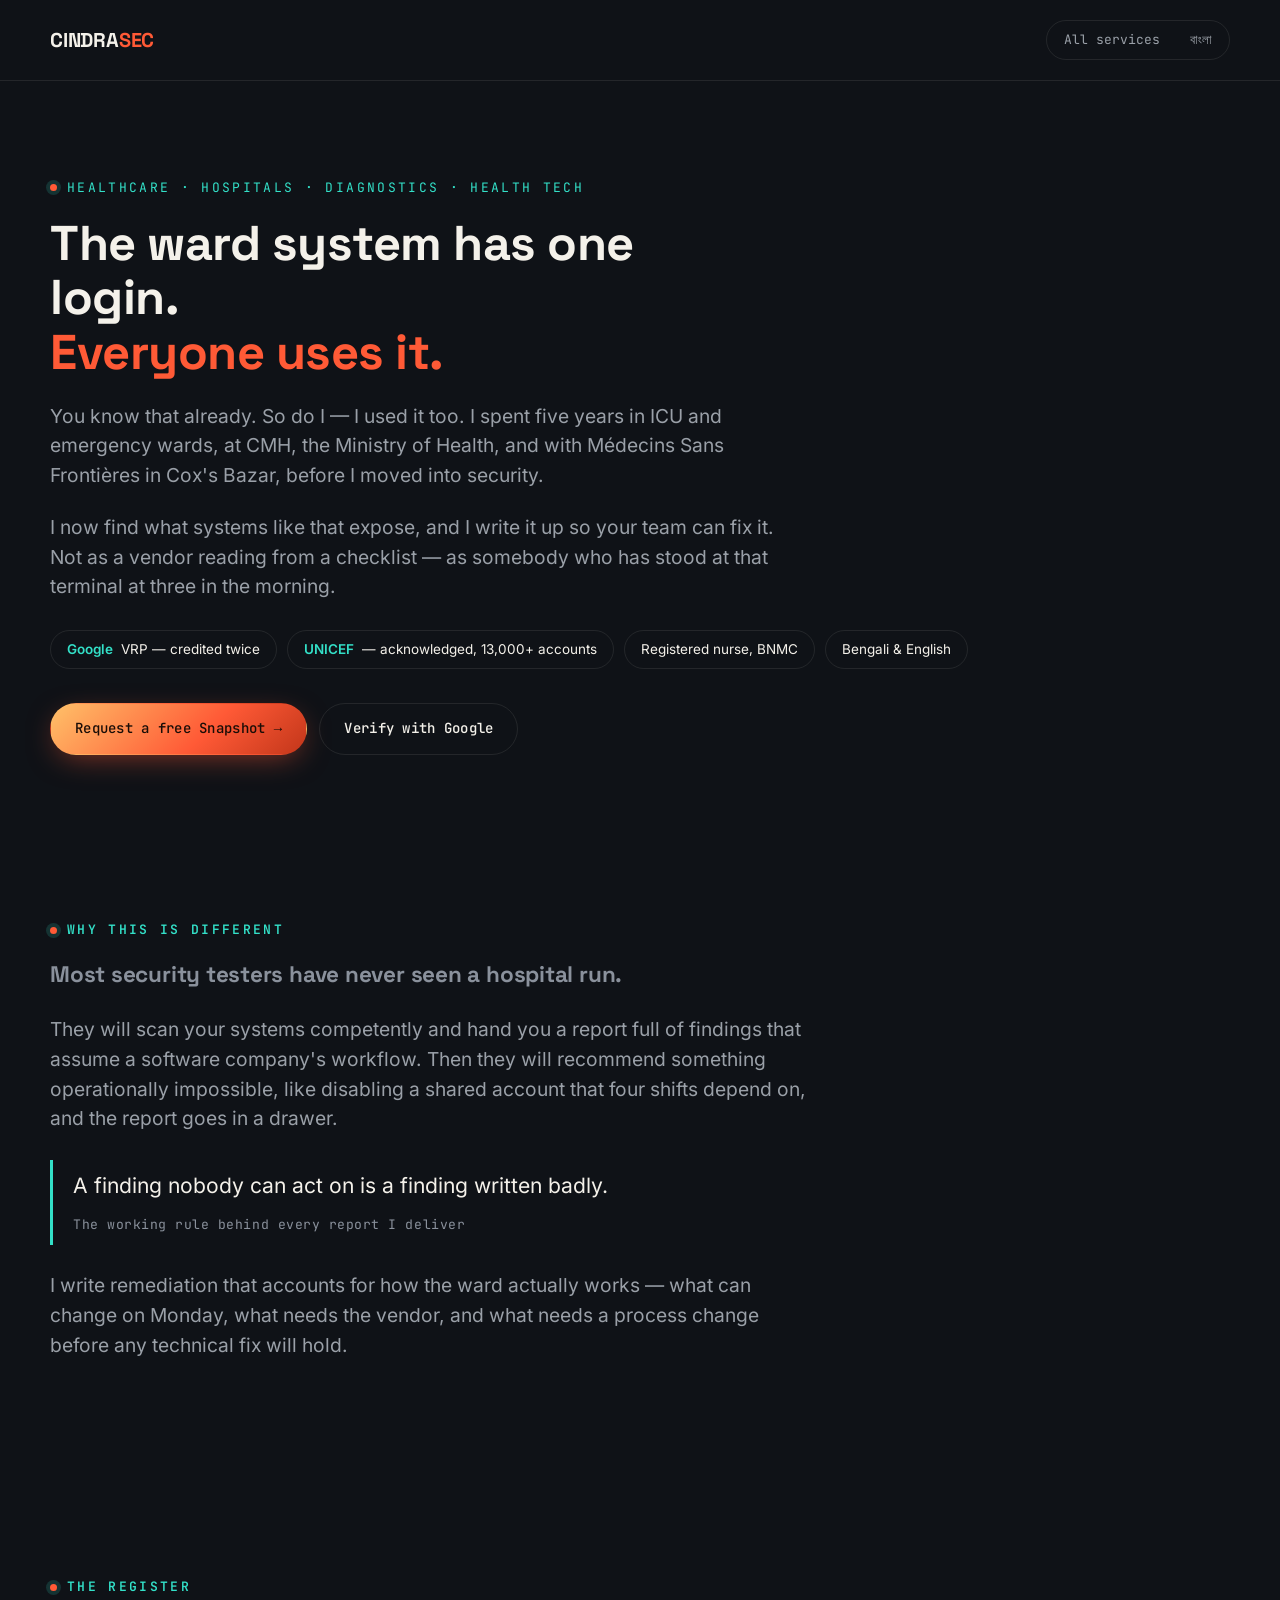
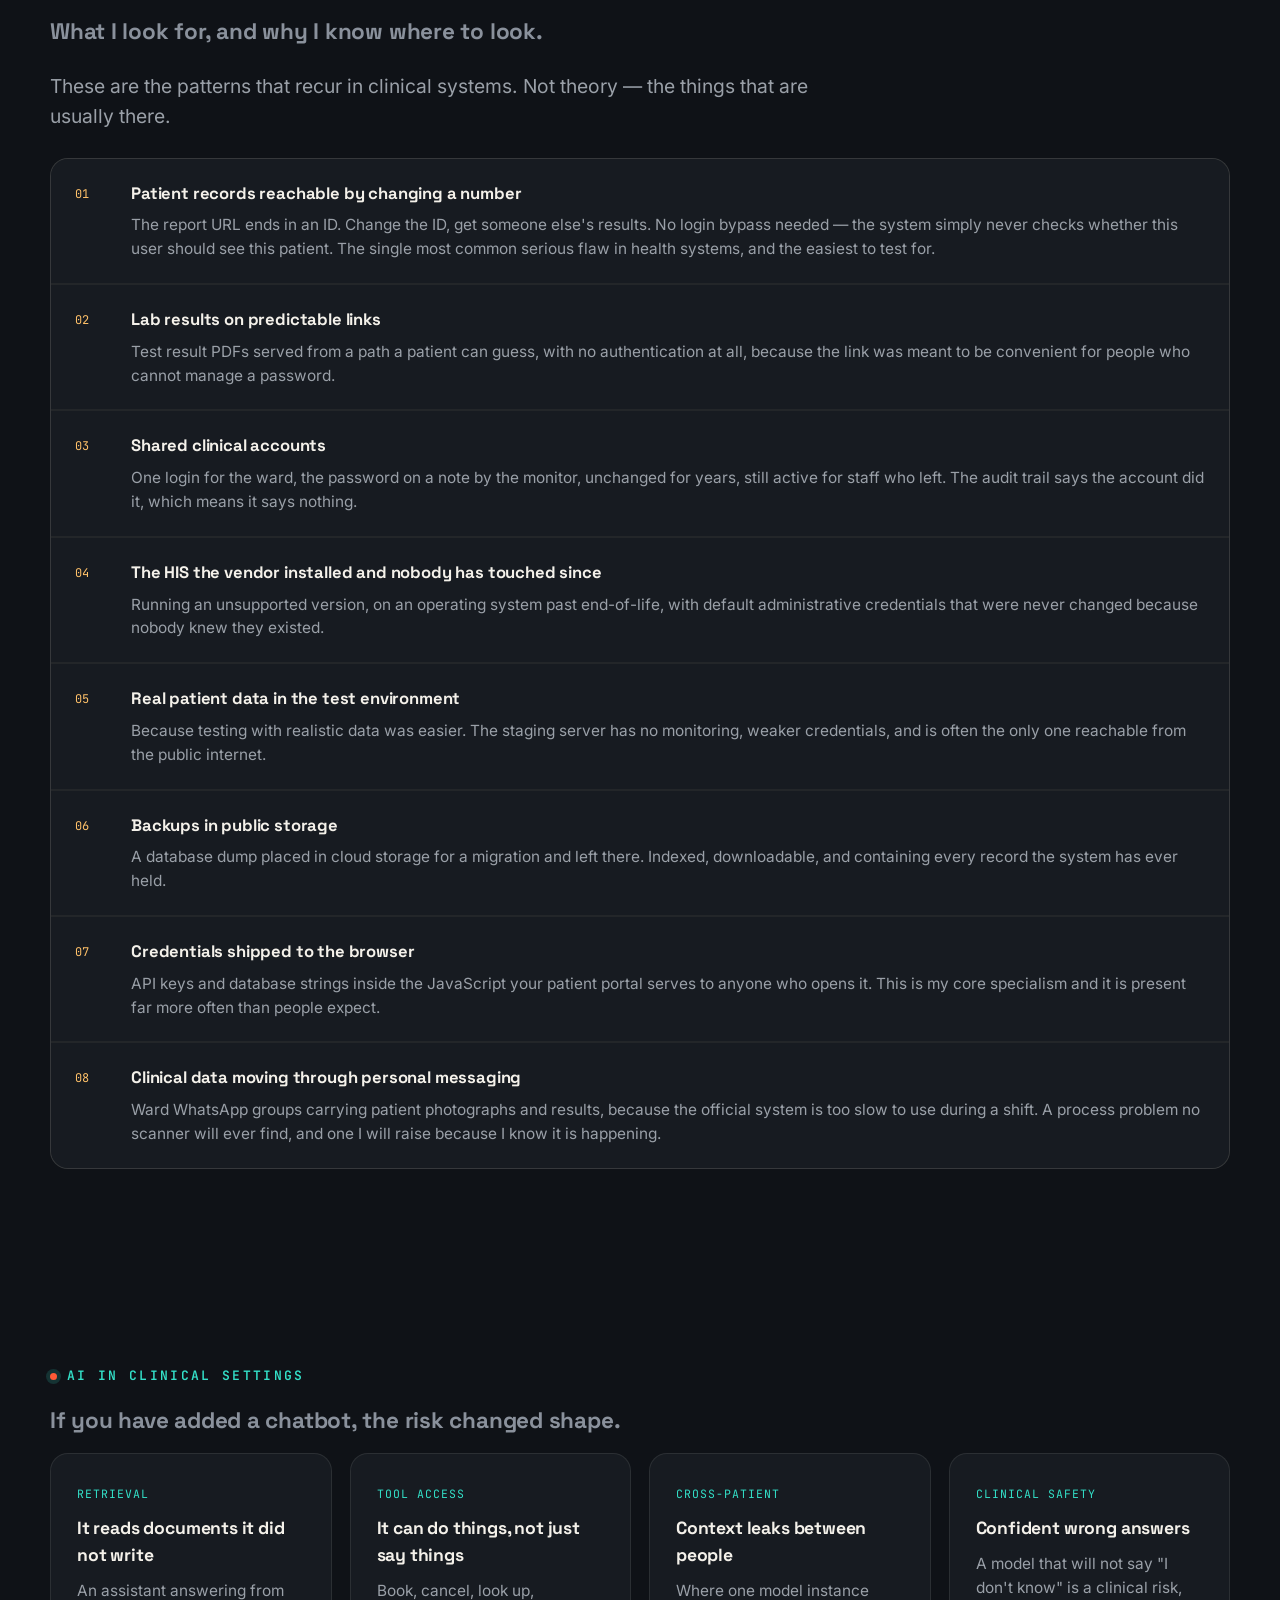
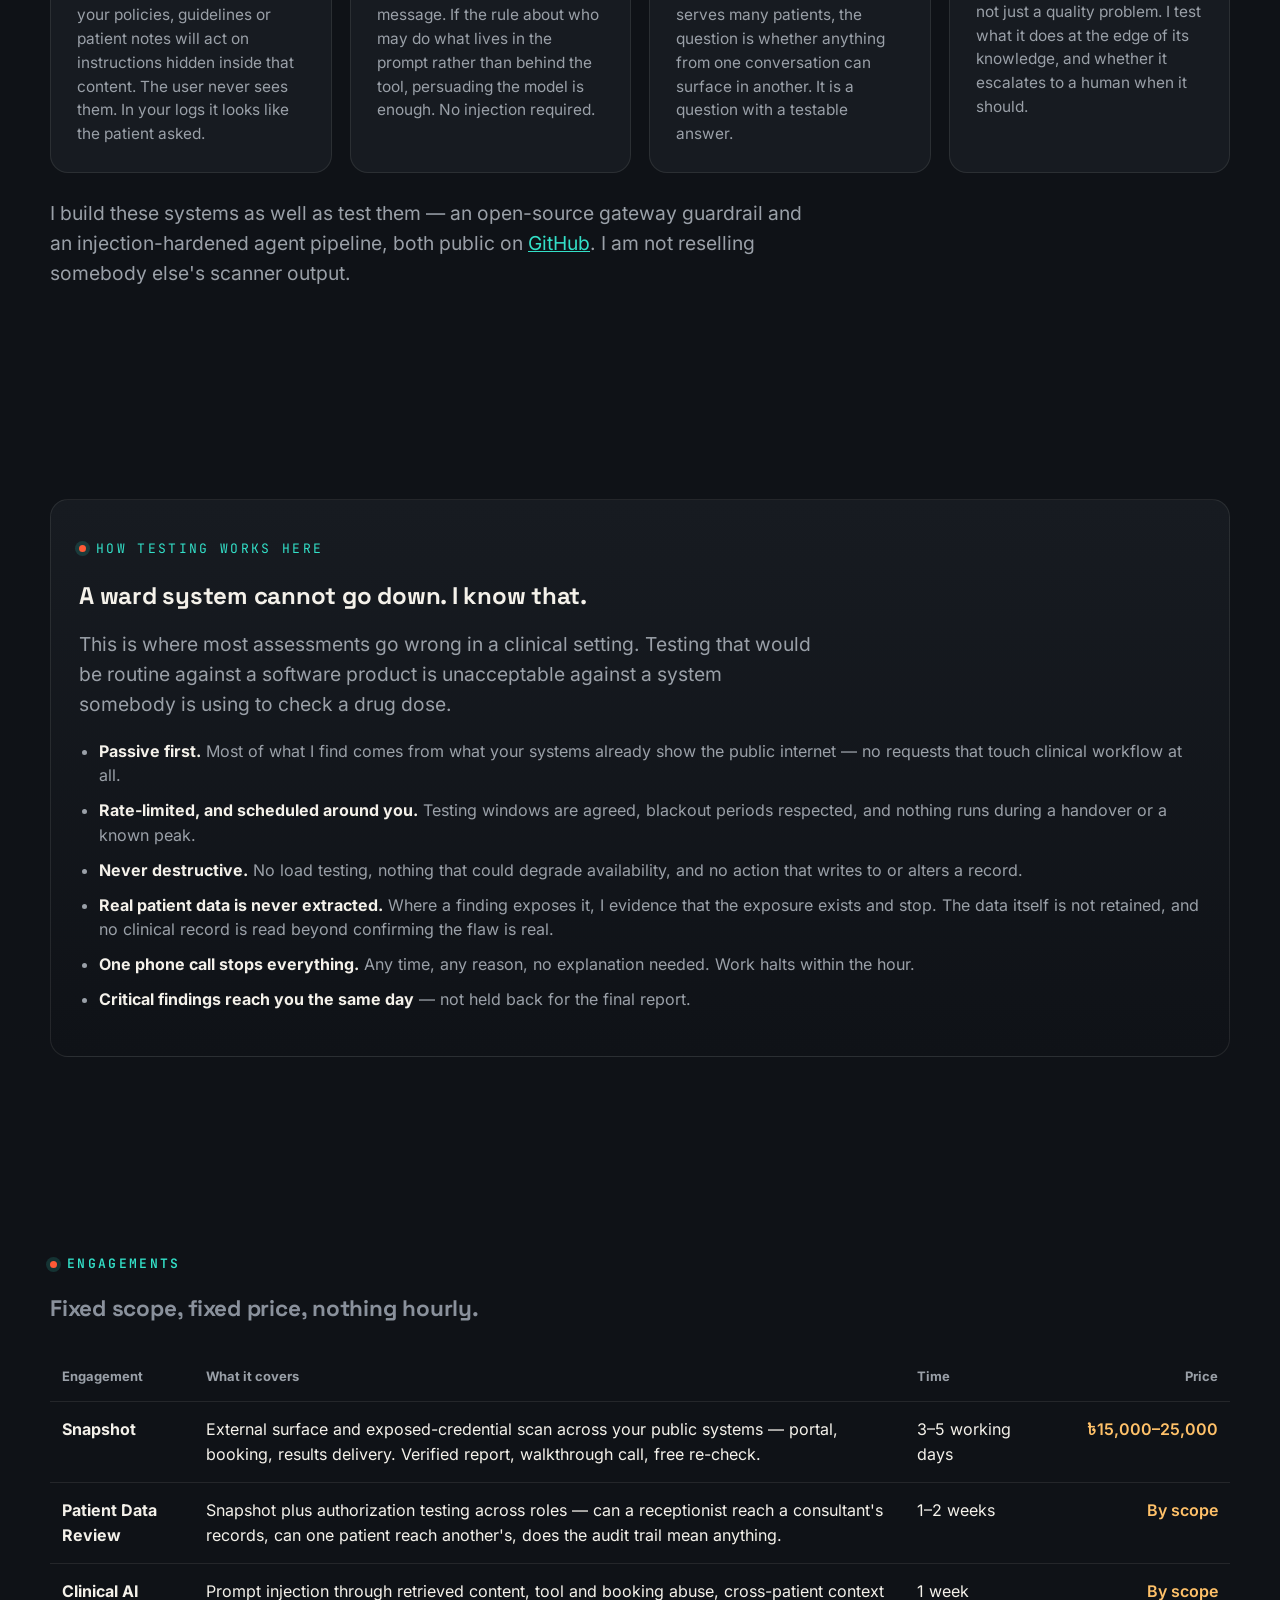
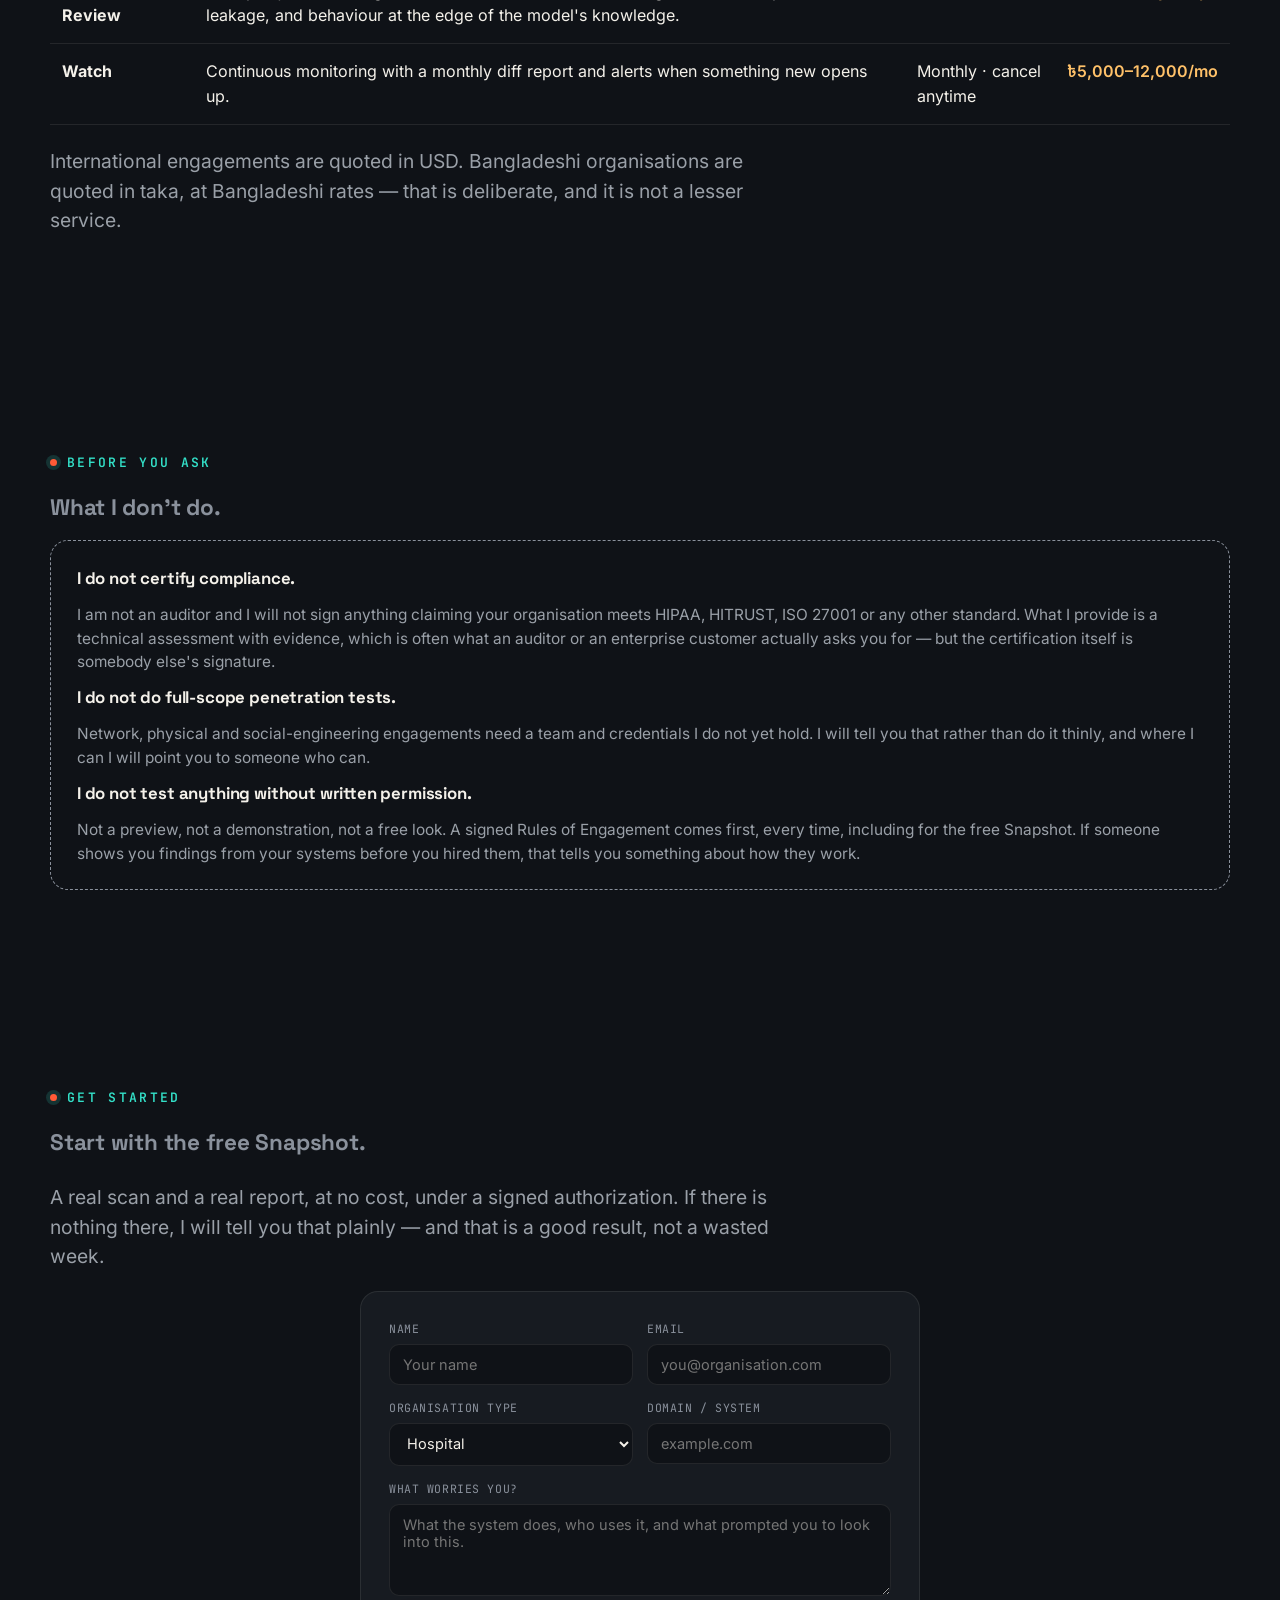
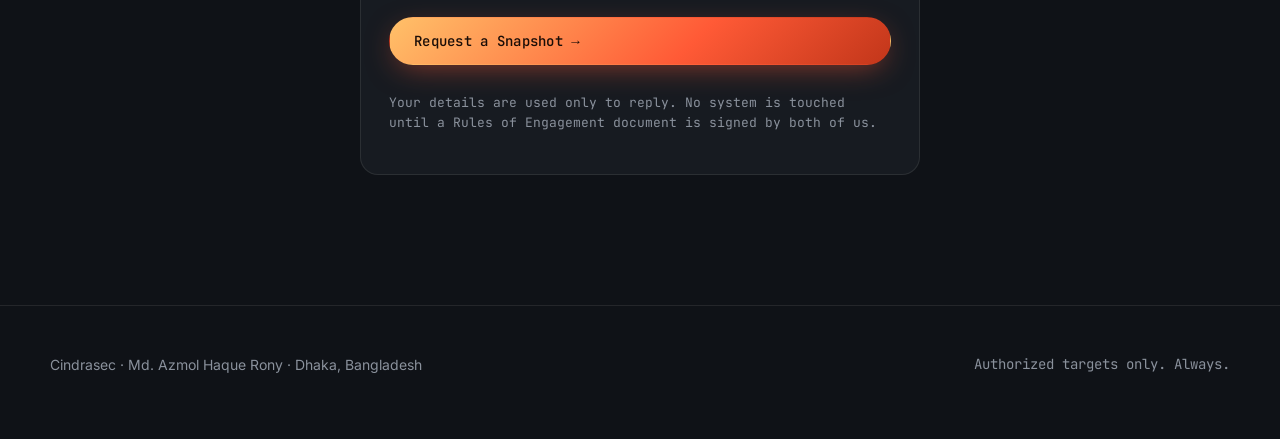
<file: healthcare/index.html>
<!DOCTYPE html>
<html lang="en">
<head>
<meta charset="utf-8">
<meta name="viewport" content="width=device-width, initial-scale=1.0, viewport-fit=cover">
<meta http-equiv="Content-Security-Policy" content="default-src 'self'; script-src 'self' https://www.googletagmanager.com; style-src 'self'; img-src 'self' data: https://www.google-analytics.com https://*.google-analytics.com; font-src 'self'; connect-src 'self' https://api.web3forms.com https://www.google-analytics.com https://*.google-analytics.com https://*.analytics.google.com https://www.googletagmanager.com; form-action 'self'; base-uri 'self'; object-src 'none'; manifest-src 'self'; upgrade-insecure-requests">
<meta name="referrer" content="strict-origin-when-cross-origin">
<!-- Google Analytics 4. The bootstrap lives in /analytics.js rather than inline
     because script-src is 'self' with no 'unsafe-inline' and there is no server
     here to mint a nonce — an inline block would be refused and the tag would
     collect nothing while appearing installed. -->
<script async src="https://www.googletagmanager.com/gtag/js?id=G-G55N8ZL68Z"></script>
<script src="/analytics.js" defer></script>

<title>Healthcare Security — Cindrasec | Patient data, tested by a clinician</title>
<meta name="description" content="Security assessment for hospitals, diagnostic chains, clinics and health-tech — by a registered nurse turned security researcher. Google VRP credited twice. Dhaka, Bangladesh and worldwide.">
<meta name="keywords" content="healthcare security, patient data security, hospital information system security, health tech security, HIPAA, PHI, Bangladesh, diagnostic centre, telemedicine security, medical data breach">
<meta name="author" content="Md. Azmol Haque Rony — Cindrasec">
<meta name="robots" content="index, follow, max-image-preview:large">
<meta name="theme-color" content="#0F1217">

<link rel="canonical" href="https://cindrasec.com/healthcare/">
<link rel="alternate" hreflang="en" href="https://cindrasec.com/healthcare/">
<link rel="alternate" hreflang="bn" href="https://cindrasec.com/bn/healthcare/">
<link rel="alternate" hreflang="x-default" href="https://cindrasec.com/healthcare/">

<meta property="og:type" content="website">
<meta property="og:site_name" content="Cindrasec">
<meta property="og:title" content="Healthcare Security — tested by someone who worked the ward">
<meta property="og:description" content="Security assessment for hospitals, diagnostic chains and health-tech, by a registered nurse turned security researcher. Google VRP credited twice.">
<meta property="og:url" content="https://cindrasec.com/healthcare/">
<meta property="og:image" content="https://cindrasec.com/og-image.png">

<link rel="icon" type="image/svg+xml" href="/icon.svg">
<link rel="apple-touch-icon" href="/apple-touch-icon.png">

<link rel="stylesheet" href="/styles.css">
<link rel="stylesheet" href="/healthcare.css">

<!-- Structured data. Every offer below mirrors a row of the pricing table
     visible on this page; the two rows priced "By scope" carry no price
     rather than an invented one. provider references the Organization already
     declared in the homepage @graph by @id, so this is the same organisation to a
     crawler rather than a second, unrelated one. -->
<script type="application/ld+json">
{
  "@context": "https://schema.org",
  "@type": "Service",
  "name": "Healthcare security assessment",
  "serviceType": "Healthcare information security assessment",
  "url": "https://cindrasec.com/healthcare/",
  "inLanguage": "en",
  "description": "Security assessment for hospitals, diagnostic chains, clinics and health-tech, by a registered nurse turned security researcher. Fixed scope and fixed price; testing begins only after a signed Rules of Engagement.",
  "provider": {
    "@id": "https://cindrasec.com/#organization"
  },
  "areaServed": [
    "Bangladesh",
    "Worldwide"
  ],
  "audience": {
    "@type": "BusinessAudience",
    "name": "Hospitals, diagnostic centres and labs, clinics and chambers, telemedicine and health apps, health NGOs, health-tech companies"
  },
  "hasOfferCatalog": {
    "@type": "OfferCatalog",
    "name": "Healthcare engagements",
    "itemListElement": [
      {
        "@type": "Offer",
        "itemOffered": {
          "@type": "Service",
          "name": "Snapshot",
          "description": "External surface and exposed-credential scan across public systems — portal, booking, results delivery. Verified report, walkthrough call, free re-check. 3–5 working days."
        },
        "priceCurrency": "BDT",
        "priceSpecification": {
          "@type": "PriceSpecification",
          "priceCurrency": "BDT",
          "minPrice": 15000,
          "maxPrice": 25000
        }
      },
      {
        "@type": "Offer",
        "itemOffered": {
          "@type": "Service",
          "name": "Patient Data Review",
          "description": "Snapshot plus authorization testing across roles — whether a receptionist can reach a consultant's records, whether one patient can reach another's, and whether the audit trail means anything. 1–2 weeks."
        }
      },
      {
        "@type": "Offer",
        "itemOffered": {
          "@type": "Service",
          "name": "Clinical AI Review",
          "description": "Prompt injection through retrieved content, tool and booking abuse, cross-patient context leakage, and behaviour at the edge of the model's knowledge. 1 week."
        }
      },
      {
        "@type": "Offer",
        "itemOffered": {
          "@type": "Service",
          "name": "Watch",
          "description": "Continuous monitoring with a monthly diff report and alerts when something new opens up. Cancel anytime."
        },
        "priceCurrency": "BDT",
        "priceSpecification": {
          "@type": "UnitPriceSpecification",
          "priceCurrency": "BDT",
          "minPrice": 5000,
          "maxPrice": 12000,
          "unitText": "MONTH",
          "billingDuration": 1
        }
      }
    ]
  }
}
</script>
<script type="application/ld+json">
{
  "@context": "https://schema.org",
  "@type": "BreadcrumbList",
  "itemListElement": [
    {
      "@type": "ListItem",
      "position": 1,
      "name": "Cindrasec",
      "item": "https://cindrasec.com/"
    },
    {
      "@type": "ListItem",
      "position": 2,
      "name": "Healthcare",
      "item": "https://cindrasec.com/healthcare/"
    }
  ]
}
</script>
</head>
<body>

<a class="skip-link" href="#main">Skip to content</a>

<header class="hc-topbar">
  <div class="wrap">
    <a href="/" class="hc-brand">
      CINDRA<span class="accent">SEC</span>
    </a>
    <nav class="lang-switch" aria-label="Sections">
      <a href="/">All services</a>
      <a href="/bn/healthcare/" hreflang="bn">বাংলা</a>
    </nav>
  </div>
</header>

<main id="main">

<!-- ───────────────────────── HERO -->
<section class="hc-hero">
  <div class="wrap">
    <div class="eyebrow">Healthcare · Hospitals · Diagnostics · Health tech</div>
    <h1>The ward system has one login.<br><span class="accent">Everyone uses it.</span></h1>
    <p class="hc-lede">
      You know that already. So do I &mdash; I used it too. I spent five years in
      ICU and emergency wards, at CMH, the Ministry of Health, and with
      Médecins Sans Frontières in Cox's Bazar, before I moved into security.
    </p>
    <p class="hc-lede">
      I now find what systems like that expose, and I write it up so your team
      can fix it. Not as a vendor reading from a checklist &mdash; as somebody who
      has stood at that terminal at three in the morning.
    </p>

    <div class="chips">
      <span class="chip"><b>Google</b> VRP &mdash; credited twice</span>
      <span class="chip"><b>UNICEF</b> &mdash; acknowledged, 13,000+ accounts</span>
      <span class="chip">Registered nurse, BNMC</span>
      <span class="chip">Bengali &amp; English</span>
    </div>

    <div class="cta-row">
      <a class="btn btn-primary" href="#contact">Request a free Snapshot →</a>
      <a class="btn btn-ghost" href="https://bughunters.google.com/profile/ad2e0cfb-0fde-42ea-8716-798c912861d4" target="_blank" rel="noopener">Verify with Google</a>
    </div>
  </div>
</section>

<!-- ───────────────────────── WHY THIS IS DIFFERENT -->
<section>
  <div class="wrap">
    <div class="section-kicker">
      <div class="eyebrow">Why this is different</div>
      <h2>Most security testers have never seen a hospital run.</h2>
    </div>
    <p class="hc-lede hc-lede--wide">
      They will scan your systems competently and hand you a report full of
      findings that assume a software company's workflow. Then they will
      recommend something operationally impossible, like disabling a shared
      account that four shifts depend on, and the report goes in a drawer.
    </p>

    <div class="pull">
      A finding nobody can act on is a finding written badly.
      <cite>The working rule behind every report I deliver</cite>
    </div>

    <p class="hc-lede hc-lede--wide">
      I write remediation that accounts for how the ward actually works &mdash;
      what can change on Monday, what needs the vendor, and what needs a
      process change before any technical fix will hold.
    </p>
  </div>
</section>

<!-- ───────────────────────── WHAT I LOOK FOR -->
<section>
  <div class="wrap">
    <div class="section-kicker">
      <div class="eyebrow">The register</div>
      <h2>What I look for, and why I know where to look.</h2>
    </div>
    <p class="hc-lede hc-lede--wide mb-26">
      These are the patterns that recur in clinical systems. Not theory &mdash;
      the things that are usually there.
    </p>

    <div class="fails">
      <div class="fail">
        <span class="n">01</span>
        <div>
          <h3>Patient records reachable by changing a number</h3>
          <p>The report URL ends in an ID. Change the ID, get someone else's
             results. No login bypass needed &mdash; the system simply never checks
             whether this user should see this patient. The single most common
             serious flaw in health systems, and the easiest to test for.</p>
        </div>
      </div>
      <div class="fail">
        <span class="n">02</span>
        <div>
          <h3>Lab results on predictable links</h3>
          <p>Test result PDFs served from a path a patient can guess, with no
             authentication at all, because the link was meant to be
             convenient for people who cannot manage a password.</p>
        </div>
      </div>
      <div class="fail">
        <span class="n">03</span>
        <div>
          <h3>Shared clinical accounts</h3>
          <p>One login for the ward, the password on a note by the monitor,
             unchanged for years, still active for staff who left. The audit
             trail says the account did it, which means it says nothing.</p>
        </div>
      </div>
      <div class="fail">
        <span class="n">04</span>
        <div>
          <h3>The HIS the vendor installed and nobody has touched since</h3>
          <p>Running an unsupported version, on an operating system past
             end-of-life, with default administrative credentials that were
             never changed because nobody knew they existed.</p>
        </div>
      </div>
      <div class="fail">
        <span class="n">05</span>
        <div>
          <h3>Real patient data in the test environment</h3>
          <p>Because testing with realistic data was easier. The staging server
             has no monitoring, weaker credentials, and is often the only one
             reachable from the public internet.</p>
        </div>
      </div>
      <div class="fail">
        <span class="n">06</span>
        <div>
          <h3>Backups in public storage</h3>
          <p>A database dump placed in cloud storage for a migration and left
             there. Indexed, downloadable, and containing every record the
             system has ever held.</p>
        </div>
      </div>
      <div class="fail">
        <span class="n">07</span>
        <div>
          <h3>Credentials shipped to the browser</h3>
          <p>API keys and database strings inside the JavaScript your patient
             portal serves to anyone who opens it. This is my core specialism
             and it is present far more often than people expect.</p>
        </div>
      </div>
      <div class="fail">
        <span class="n">08</span>
        <div>
          <h3>Clinical data moving through personal messaging</h3>
          <p>Ward WhatsApp groups carrying patient photographs and results,
             because the official system is too slow to use during a shift.
             A process problem no scanner will ever find, and one I will
             raise because I know it is happening.</p>
        </div>
      </div>
    </div>
  </div>
</section>

<!-- ───────────────────────── AI -->
<section>
  <div class="wrap">
    <div class="section-kicker">
      <div class="eyebrow">AI in clinical settings</div>
      <h2>If you have added a chatbot, the risk changed shape.</h2>
    </div>

    <div class="split">
      <div class="hc-card">
        <span class="tag">RETRIEVAL</span>
        <h3>It reads documents it did not write</h3>
        <p>An assistant answering from your policies, guidelines or patient
           notes will act on instructions hidden inside that content. The user
           never sees them. In your logs it looks like the patient asked.</p>
      </div>
      <div class="hc-card">
        <span class="tag">TOOL ACCESS</span>
        <h3>It can do things, not just say things</h3>
        <p>Book, cancel, look up, message. If the rule about who may do what
           lives in the prompt rather than behind the tool, persuading the
           model is enough. No injection required.</p>
      </div>
      <div class="hc-card">
        <span class="tag">CROSS-PATIENT</span>
        <h3>Context leaks between people</h3>
        <p>Where one model instance serves many patients, the question is
           whether anything from one conversation can surface in another. It
           is a question with a testable answer.</p>
      </div>
      <div class="hc-card">
        <span class="tag">CLINICAL SAFETY</span>
        <h3>Confident wrong answers</h3>
        <p>A model that will not say "I don't know" is a clinical risk, not
           just a quality problem. I test what it does at the edge of its
           knowledge, and whether it escalates to a human when it should.</p>
      </div>
    </div>

    <p class="hc-lede hc-lede--wide mt-26">
      I build these systems as well as test them &mdash; an open-source gateway
      guardrail and an injection-hardened agent pipeline, both public on
      <a href="https://github.com/azmolhaque" target="_blank" rel="noopener" class="link-cyan">GitHub</a>.
      I am not reselling somebody else's scanner output.
    </p>
  </div>
</section>

<!-- ───────────────────────── OPERATIONAL -->
<section>
  <div class="wrap">
    <div class="ops">
      <div class="eyebrow">How testing works here</div>
      <h2>A ward system cannot go down. I know that.</h2>
      <p class="hc-lede mt-16">
        This is where most assessments go wrong in a clinical setting. Testing
        that would be routine against a software product is unacceptable
        against a system somebody is using to check a drug dose.
      </p>
      <ul>
        <li><b>Passive first.</b> Most of what I find comes from what your
            systems already show the public internet &mdash; no requests that touch
            clinical workflow at all.</li>
        <li><b>Rate-limited, and scheduled around you.</b> Testing windows are
            agreed, blackout periods respected, and nothing runs during a
            handover or a known peak.</li>
        <li><b>Never destructive.</b> No load testing, nothing that could
            degrade availability, and no action that writes to or alters a
            record.</li>
        <li><b>Real patient data is never extracted.</b> Where a finding
            exposes it, I evidence that the exposure exists and stop. The data
            itself is not retained, and no clinical record is read beyond
            confirming the flaw is real.</li>
        <li><b>One phone call stops everything.</b> Any time, any reason, no
            explanation needed. Work halts within the hour.</li>
        <li><b>Critical findings reach you the same day</b> &mdash; not held back
            for the final report.</li>
      </ul>
    </div>
  </div>
</section>

<!-- ───────────────────────── OFFER -->
<section>
  <div class="wrap">
    <div class="section-kicker">
      <div class="eyebrow">Engagements</div>
      <h2>Fixed scope, fixed price, nothing hourly.</h2>
    </div>

    <div class="ptable-wrap">
      <table class="ptable">
        <thead>
          <tr><th>Engagement</th><th>What it covers</th><th>Time</th><th>Price</th></tr>
        </thead>
        <tbody>
          <tr>
            <td><b>Snapshot</b></td>
            <td>External surface and exposed-credential scan across your public
                systems &mdash; portal, booking, results delivery. Verified report,
                walkthrough call, free re-check.</td>
            <td>3–5 working days</td>
            <td class="amt">৳15,000–25,000</td>
          </tr>
          <tr>
            <td><b>Patient Data Review</b></td>
            <td>Snapshot plus authorization testing across roles &mdash; can a
                receptionist reach a consultant's records, can one patient
                reach another's, does the audit trail mean anything.</td>
            <td>1–2 weeks</td>
            <td class="amt">By scope</td>
          </tr>
          <tr>
            <td><b>Clinical AI Review</b></td>
            <td>Prompt injection through retrieved content, tool and booking
                abuse, cross-patient context leakage, and behaviour at the
                edge of the model's knowledge.</td>
            <td>1 week</td>
            <td class="amt">By scope</td>
          </tr>
          <tr>
            <td><b>Watch</b></td>
            <td>Continuous monitoring with a monthly diff report and alerts
                when something new opens up.</td>
            <td>Monthly · cancel anytime</td>
            <td class="amt">৳5,000–12,000/mo</td>
          </tr>
        </tbody>
      </table>
    </div>

    <p class="hc-lede">
      International engagements are quoted in USD. Bangladeshi organisations
      are quoted in taka, at Bangladeshi rates &mdash; that is deliberate, and it
      is not a lesser service.
    </p>
  </div>
</section>

<!-- ───────────────────────── HONESTY -->
<section>
  <div class="wrap">
    <div class="section-kicker">
      <div class="eyebrow">Before you ask</div>
      <h2>What I don't do.</h2>
    </div>

    <div class="honest">
      <h3>I do not certify compliance.</h3>
      <p>I am not an auditor and I will not sign anything claiming your
         organisation meets HIPAA, HITRUST, ISO 27001 or any other standard.
         What I provide is a technical assessment with evidence, which is
         often what an auditor or an enterprise customer actually asks you
         for &mdash; but the certification itself is somebody else's signature.</p>

      <h3>I do not do full-scope penetration tests.</h3>
      <p>Network, physical and social-engineering engagements need a team and
         credentials I do not yet hold. I will tell you that rather than do it
         thinly, and where I can I will point you to someone who can.</p>

      <h3>I do not test anything without written permission.</h3>
      <p>Not a preview, not a demonstration, not a free look. A signed Rules of
         Engagement comes first, every time, including for the free Snapshot.
         If someone shows you findings from your systems before you hired
         them, that tells you something about how they work.</p>
    </div>
  </div>
</section>

<!-- ───────────────────────── CONTACT -->
<section id="contact">
  <div class="wrap">
    <div class="section-kicker">
      <div class="eyebrow">Get started</div>
      <h2>Start with the free Snapshot.</h2>
    </div>
    <p class="hc-lede">
      A real scan and a real report, at no cost, under a signed authorization.
      If there is nothing there, I will tell you that plainly &mdash; and that is
      a good result, not a wasted week.
    </p>

    <form class="contact-form" id="intakeForm" aria-label="Healthcare Snapshot request">
      <input type="text" name="botcheck" class="hp-field" tabindex="-1" autocomplete="off" aria-hidden="true">
      <input type="hidden" name="vertical" value="Healthcare">
      <div class="row2">
        <div>
          <label for="hc-name">Name</label>
          <input id="hc-name" name="name" type="text" required autocomplete="name" placeholder="Your name" maxlength="100">
        </div>
        <div>
          <label for="hc-email">Email</label>
          <input id="hc-email" name="email" type="email" required autocomplete="email" placeholder="you@organisation.com" maxlength="150">
        </div>
      </div>
      <div class="row2">
        <div>
          <label for="hc-org">Organisation type</label>
          <select id="hc-org" name="orgtype">
            <option>Hospital</option>
            <option>Diagnostic centre / lab</option>
            <option>Clinic or chamber</option>
            <option>Telemedicine or health app</option>
            <option>Health NGO</option>
            <option>Health-tech company</option>
            <option>Other</option>
          </select>
        </div>
        <div>
          <label for="hc-domain">Domain / system</label>
          <input id="hc-domain" name="domain" type="text" placeholder="example.com" maxlength="150">
        </div>
      </div>
      <div>
        <label for="hc-msg">What worries you?</label>
        <textarea id="hc-msg" name="message" rows="4" maxlength="1500" placeholder="What the system does, who uses it, and what prompted you to look into this."></textarea>
      </div>
      <button class="btn btn-primary" type="submit" id="intakeSubmit">Request a Snapshot →</button>
        <div class="form-status" id="formStatus" role="status" aria-live="polite" hidden></div>
        <div id="formCopy" hidden aria-hidden="true">
          <span data-key="cooldown">Please wait a few seconds before sending again.</span>
          <span data-key="sending">Sending your request…</span>
          <span data-key="success">&#10003; Request sent — we&rsquo;ll reply within a day. Thank you.</span>
          <span data-key="error">Couldn&rsquo;t send from here — opening your email app as a fallback…</span>
        </div>

      <p class="mono hc-note">
        Your details are used only to reply. No system is touched until a Rules
        of Engagement document is signed by both of us.
      </p>
    </form>
  </div>
</section>

</main>

<footer class="hc">
  <div class="wrap foot-row">
    <span>Cindrasec · Md. Azmol Haque Rony · Dhaka, Bangladesh</span>
    <span class="mono">Authorized targets only. Always.</span>
  </div>
</footer>

<script src="/app.js" defer></script>
</body>
</html>
</file>
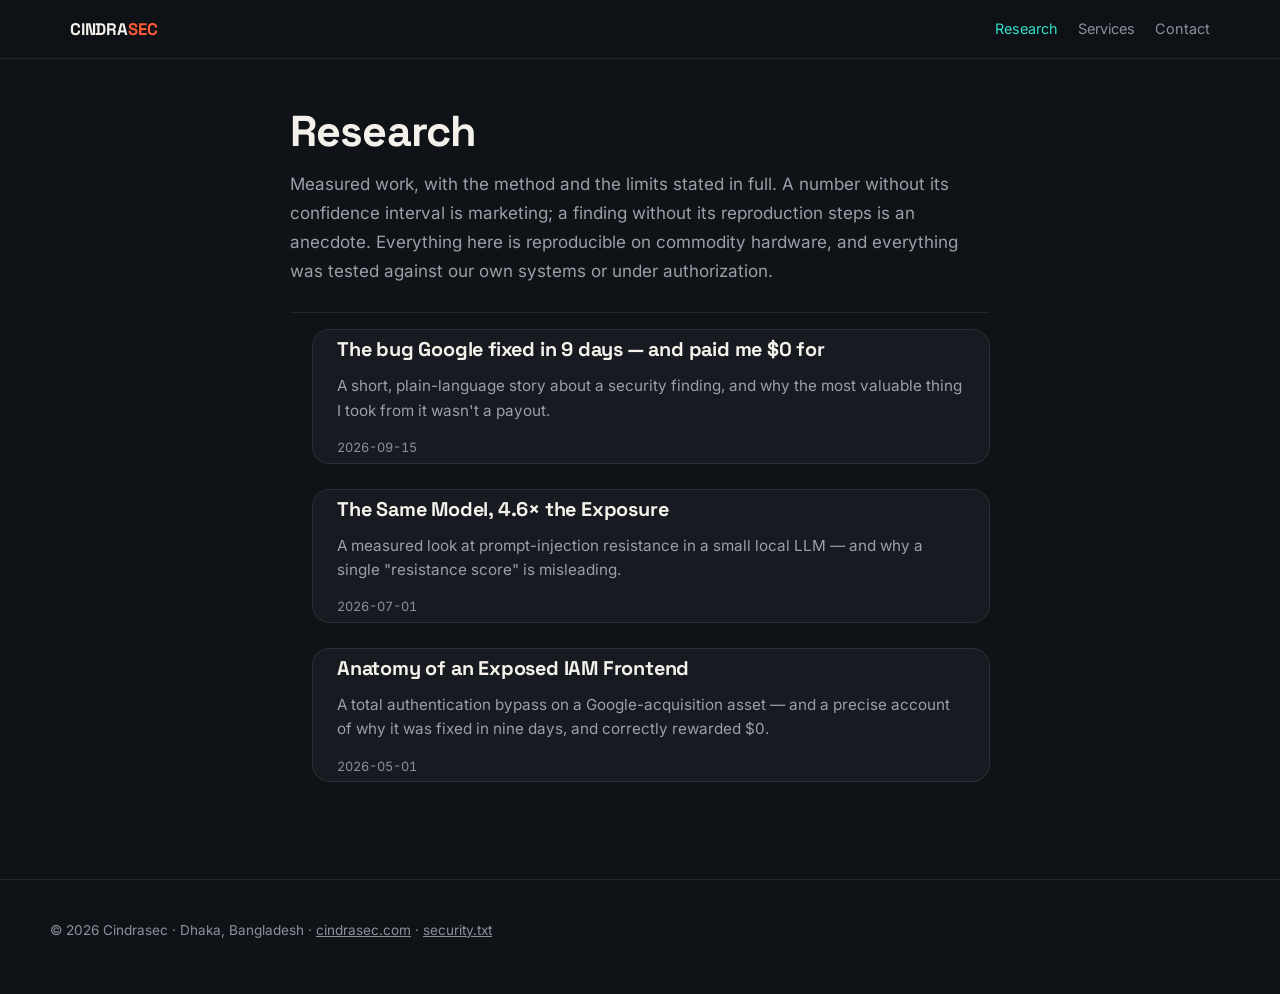
<file: research/index.html>
<!doctype html>
<html lang="en">
<head>
<meta charset="UTF-8">
<meta name="viewport" content="width=device-width, initial-scale=1.0, viewport-fit=cover">
<meta http-equiv="Content-Security-Policy" content="default-src 'self'; script-src 'self' https://www.googletagmanager.com; style-src 'self'; img-src 'self' data: https://www.google-analytics.com https://*.google-analytics.com; font-src 'self'; connect-src 'self' https://www.google-analytics.com https://*.google-analytics.com https://*.analytics.google.com https://www.googletagmanager.com; form-action 'self'; base-uri 'self'; object-src 'none'; manifest-src 'self'; upgrade-insecure-requests">
<meta name="referrer" content="strict-origin-when-cross-origin">
<!-- Google Analytics 4. Bootstrap in /analytics.js, not inline — script-src is
     'self' and an inline block would be refused. -->
<script async src="https://www.googletagmanager.com/gtag/js?id=G-G55N8ZL68Z"></script>
<script src="/analytics.js" defer></script>
<title>Research — Cindrasec</title>
<meta name="description" content="Measured security research from Cindrasec: prompt-injection resistance, exposed attack surface, and disclosure writeups. Methods and limitations stated in full.">
<link rel="canonical" href="https://cindrasec.com/research/">
<meta property="og:type" content="website">
<meta property="og:title" content="Research — Cindrasec">
<meta property="og:description" content="Measured security research on AI/LLM systems and exposed attack surface.">
<meta property="og:url" content="https://cindrasec.com/research/">
<meta property="og:image" content="https://cindrasec.com/og-image.png">
<link rel="icon" href="/icon.svg" type="image/svg+xml">
<link rel="manifest" href="/manifest.json">
<link rel="preload" href="/fonts/space-grotesk-var.woff2" as="font" type="font/woff2" crossorigin>
<link rel="stylesheet" href="/styles.css">
<script type="application/ld+json">{
  "@context": "https://schema.org",
  "@type": "CollectionPage",
  "name": "Cindrasec Research",
  "description": "Measured security research on AI/LLM systems and exposed attack surface.",
  "url": "https://cindrasec.com/research/",
  "hasPart": [
    {
      "@type": "TechArticle",
      "headline": "The bug Google fixed in 9 days \u2014 and paid me $0 for",
      "url": "https://cindrasec.com/research/2026-09-15-the-9-day-fix-that-paid-nothing/",
      "datePublished": "2026-09-15"
    },
    {
      "@type": "TechArticle",
      "headline": "The Same Model, 4.6\u00d7 the Exposure",
      "url": "https://cindrasec.com/research/2026-07-prompt-injection-content-dependent/",
      "datePublished": "2026-07-01"
    },
    {
      "@type": "TechArticle",
      "headline": "Anatomy of an Exposed IAM Frontend",
      "url": "https://cindrasec.com/research/2026-05-exposed-iam-frontend-google-vrp/",
      "datePublished": "2026-05-01"
    }
  ]
}</script>
</head>
<body class="research-body">
<a class="skip-link" href="#main">Skip to content</a>
<header class="research-head">
  <div class="wrap research-head-inner">
    <a class="research-brand" href="/">CINDRA<span>SEC</span></a>
    <nav class="research-nav">
      <a href="/research/" aria-current="page">Research</a>
      <a href="/#services">Services</a>
      <a href="/#contact">Contact</a>
    </nav>
  </div>
</header>
<main class="wrap prose" id="main">
  <h1>Research</h1>
  <p class="prose-standfirst">Measured work, with the method and the limits stated in
  full. A number without its confidence interval is marketing; a finding without its
  reproduction steps is an anecdote. Everything here is reproducible on commodity
  hardware, and everything was tested against our own systems or under authorization.</p>
  <ul class="research-list">
    <li class="research-item">
      <a class="research-item-link" href="/research/2026-09-15-the-9-day-fix-that-paid-nothing/">
        <h2>The bug Google fixed in 9 days — and paid me $0 for</h2>
        <p>A short, plain-language story about a security finding, and why the most valuable thing I took from it wasn't a payout.</p>
        <span class="research-item-date">2026-09-15</span>
      </a>
    </li>
    <li class="research-item">
      <a class="research-item-link" href="/research/2026-07-prompt-injection-content-dependent/">
        <h2>The Same Model, 4.6× the Exposure</h2>
        <p>A measured look at prompt-injection resistance in a small local LLM — and why a single "resistance score" is misleading.</p>
        <span class="research-item-date">2026-07-01</span>
      </a>
    </li>
    <li class="research-item">
      <a class="research-item-link" href="/research/2026-05-exposed-iam-frontend-google-vrp/">
        <h2>Anatomy of an Exposed IAM Frontend</h2>
        <p>A total authentication bypass on a Google-acquisition asset — and a precise account of why it was fixed in nine days, and correctly rewarded $0.</p>
        <span class="research-item-date">2026-05-01</span>
      </a>
    </li>
  </ul>
</main>
<footer class="research-foot">
  <div class="wrap">
    <p>© 2026 Cindrasec · Dhaka, Bangladesh ·
       <a href="/">cindrasec.com</a> ·
       <a href="/.well-known/security.txt">security.txt</a></p>
  </div>
</footer>
</body>
</html>
</file>
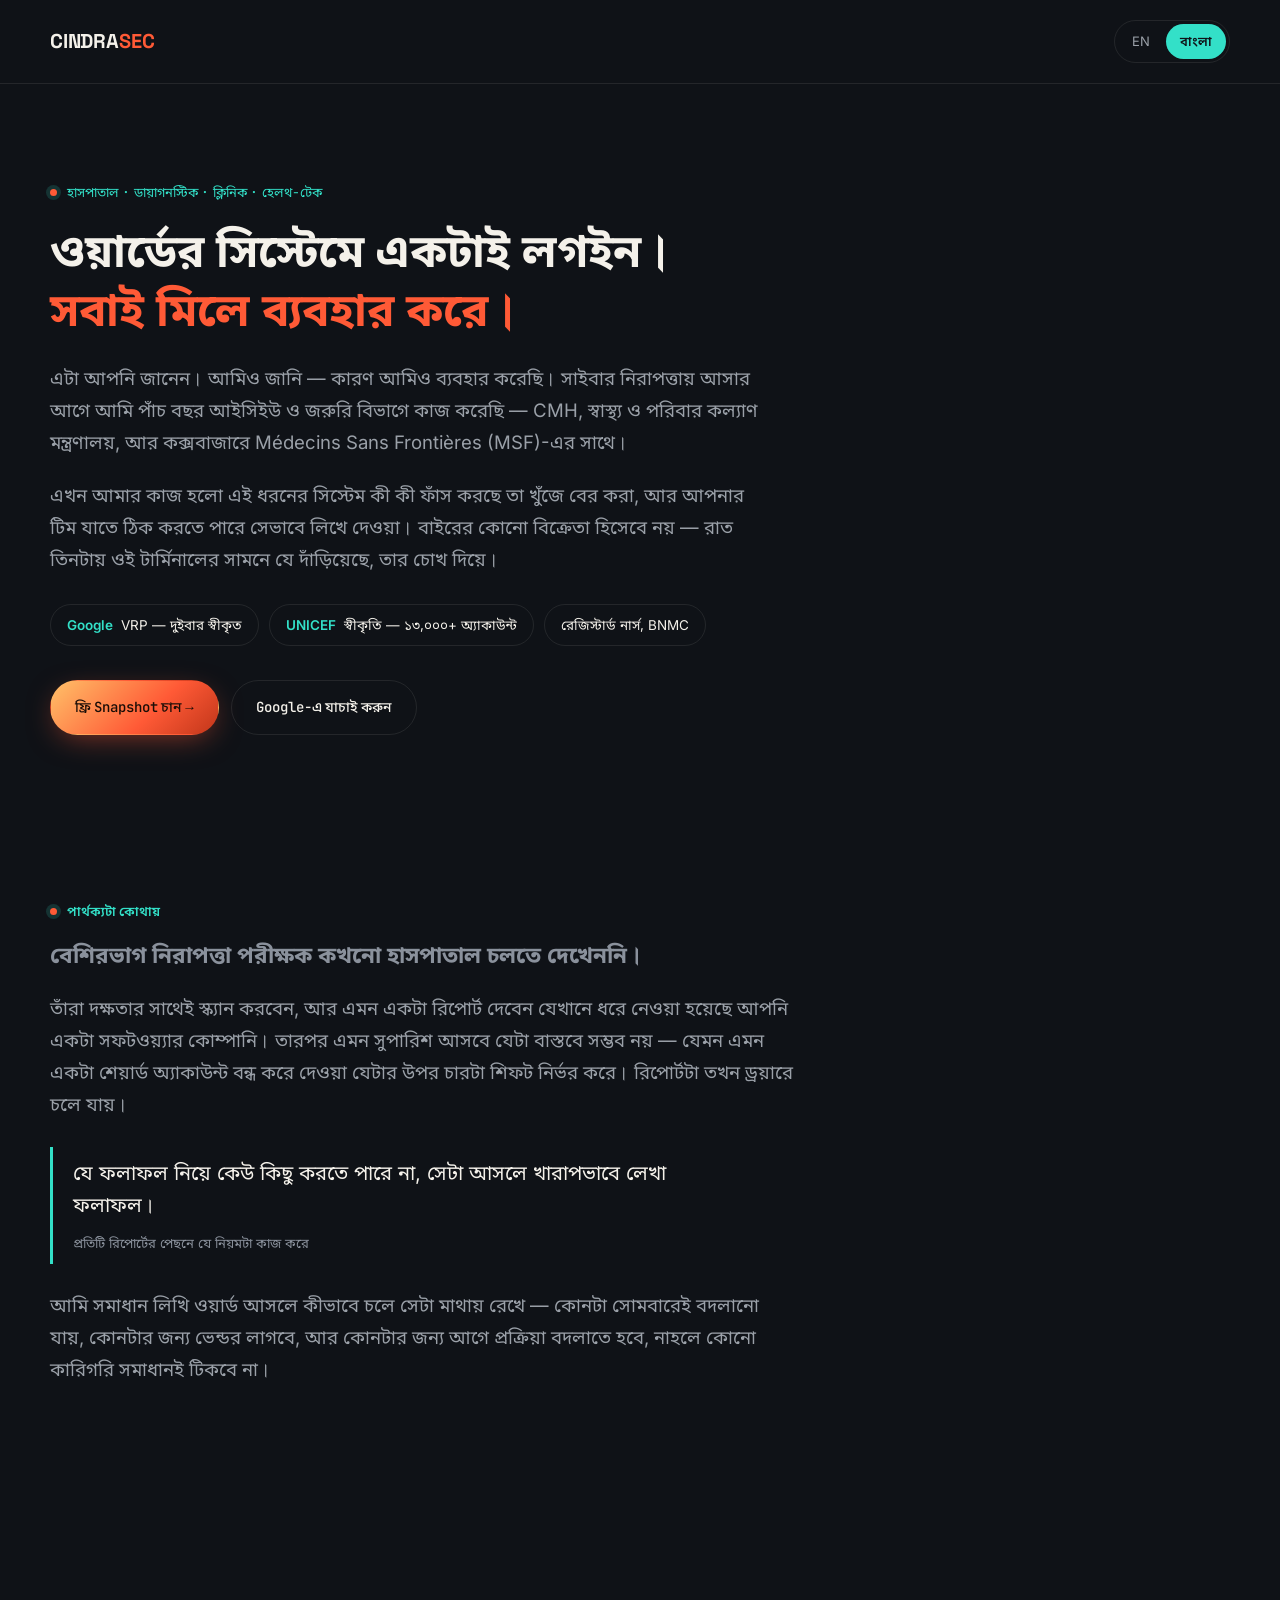
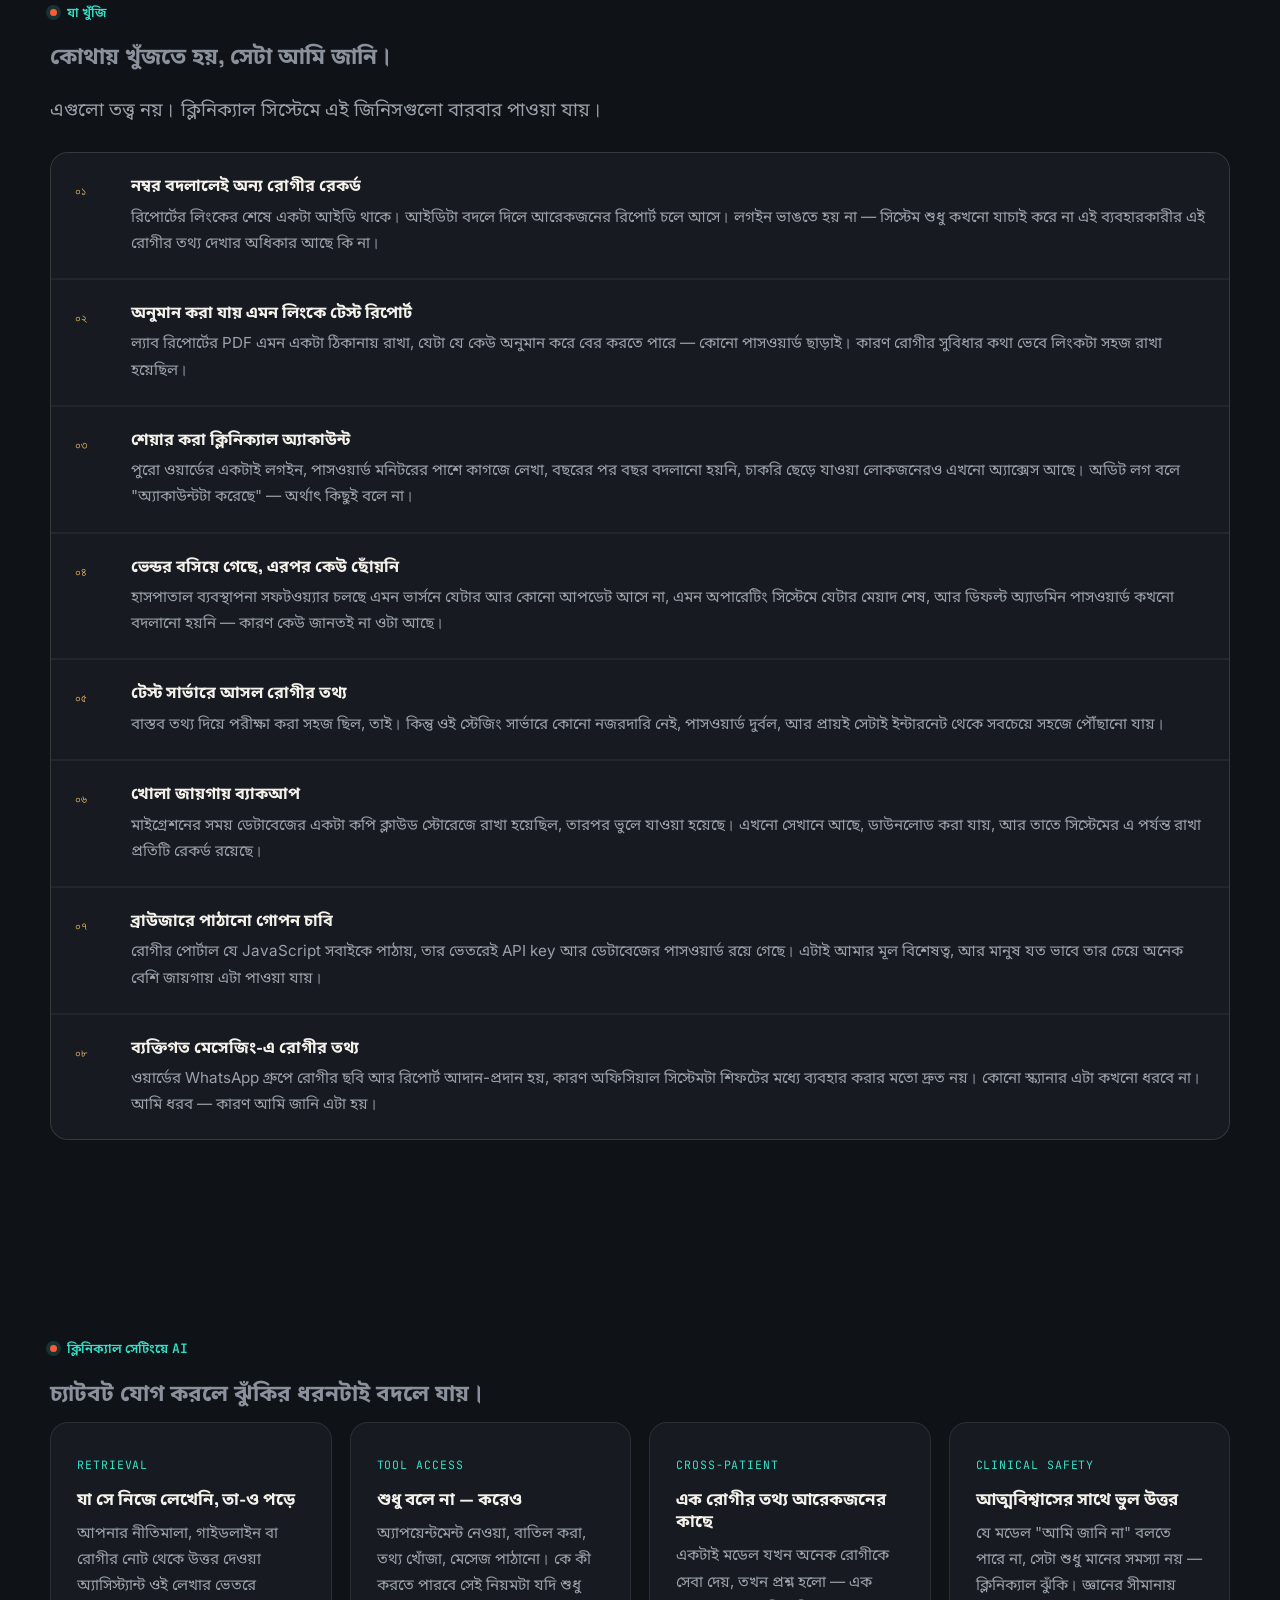
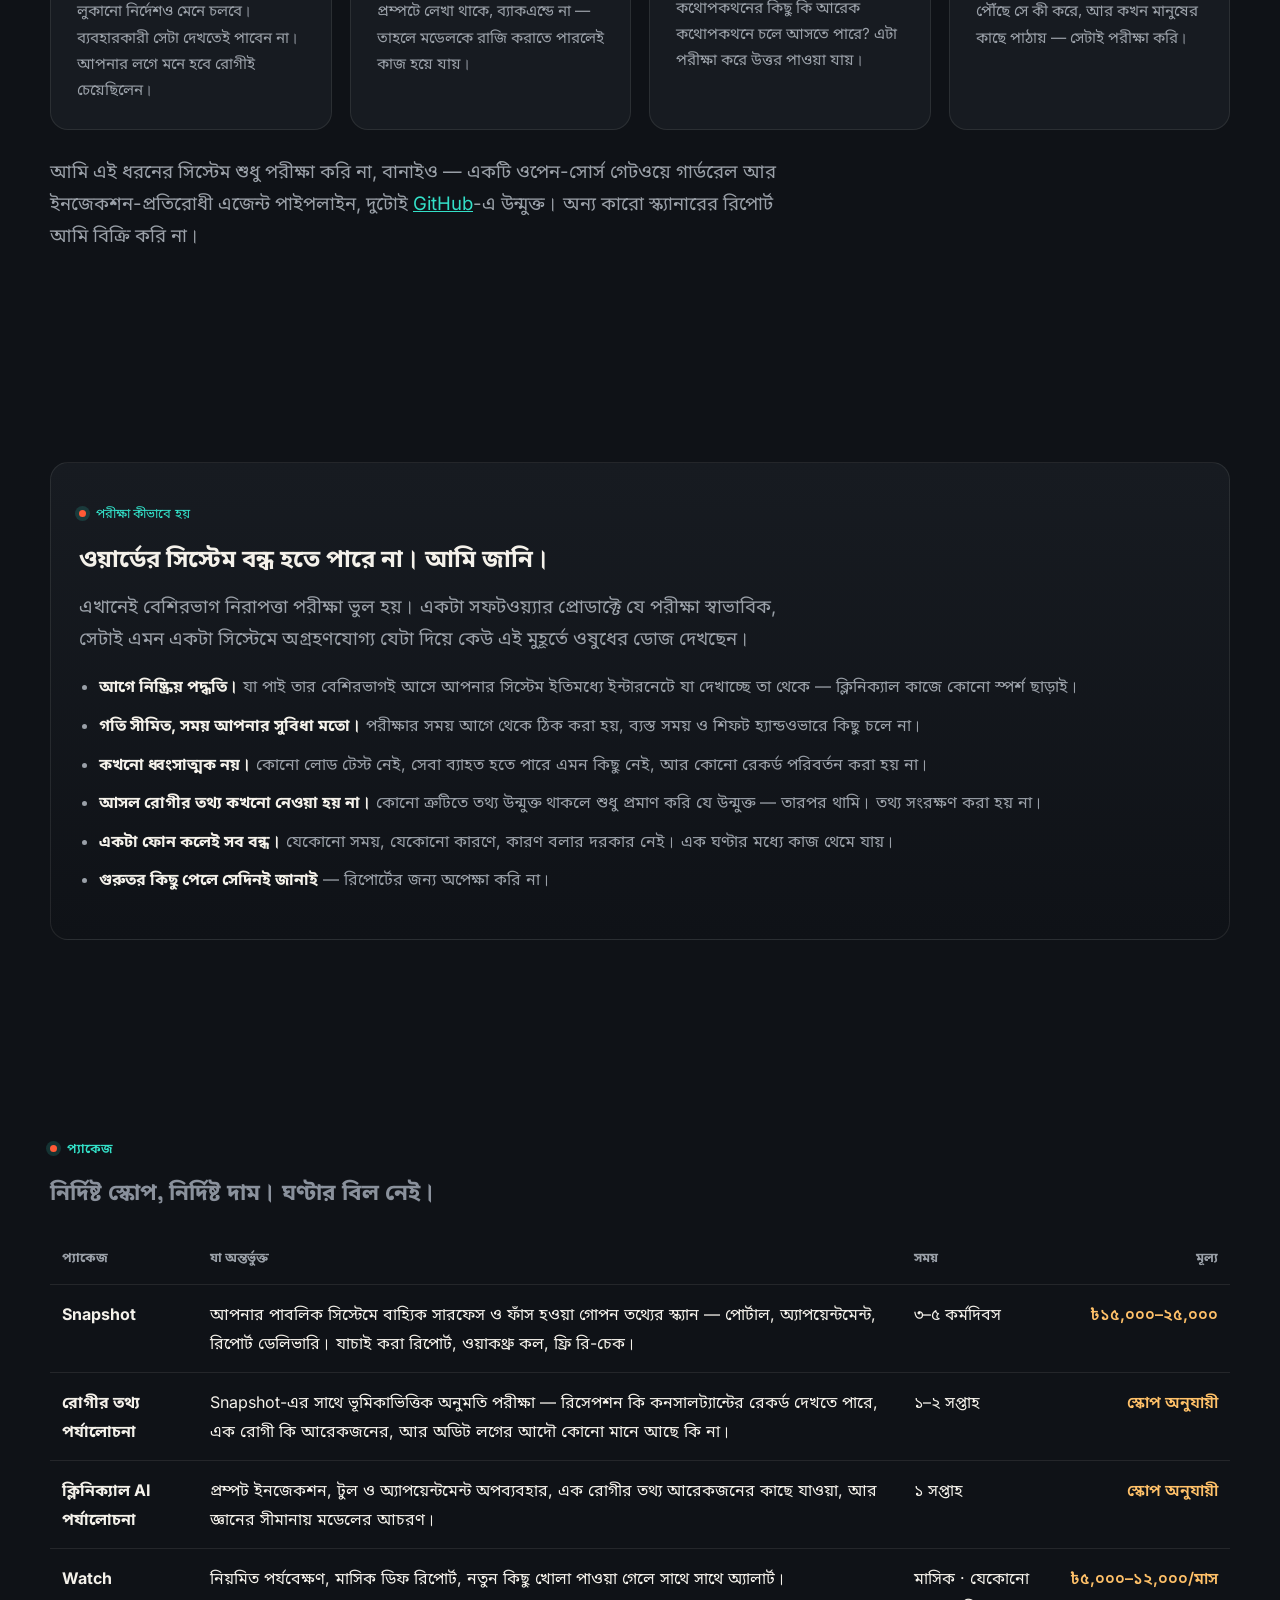
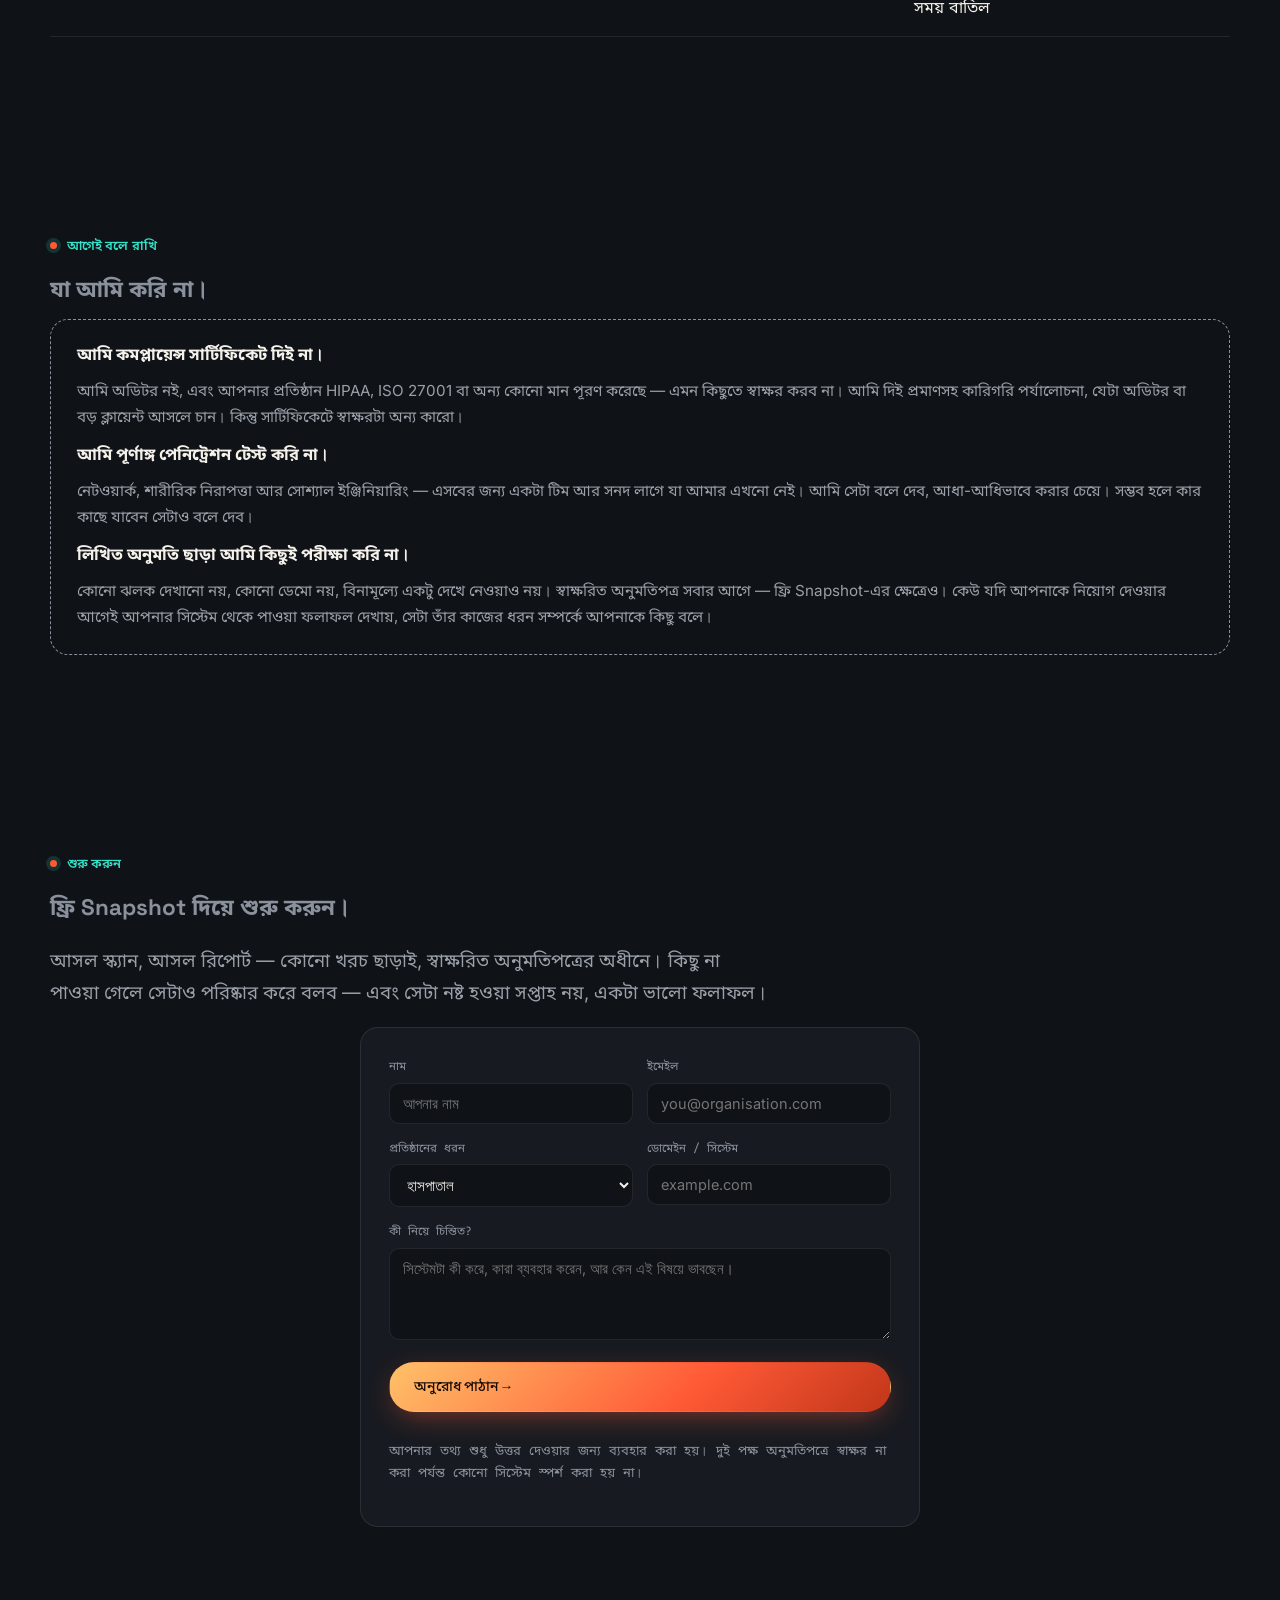
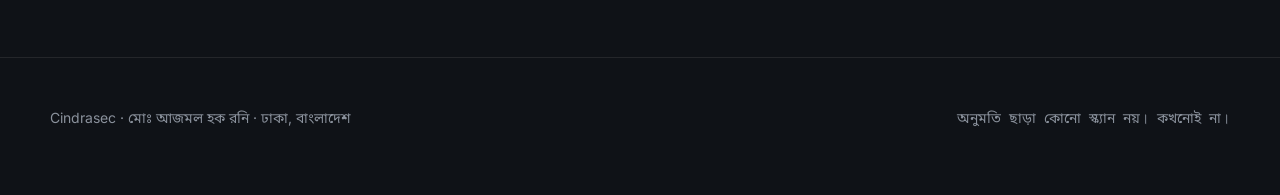
<file: bn/healthcare/index.html>
<!DOCTYPE html>
<html lang="bn">
<head>
<meta charset="utf-8">
<meta name="viewport" content="width=device-width, initial-scale=1.0, viewport-fit=cover">
<meta http-equiv="Content-Security-Policy" content="default-src 'self'; script-src 'self' https://www.googletagmanager.com; style-src 'self'; img-src 'self' data: https://www.google-analytics.com https://*.google-analytics.com; font-src 'self'; connect-src 'self' https://api.web3forms.com https://www.google-analytics.com https://*.google-analytics.com https://*.analytics.google.com https://www.googletagmanager.com; form-action 'self'; base-uri 'self'; object-src 'none'; manifest-src 'self'; upgrade-insecure-requests">
<meta name="referrer" content="strict-origin-when-cross-origin">
<!-- Google Analytics 4. The bootstrap lives in /analytics.js rather than inline
     because script-src is 'self' with no 'unsafe-inline' and there is no server
     here to mint a nonce — an inline block would be refused and the tag would
     collect nothing while appearing installed. -->
<script async src="https://www.googletagmanager.com/gtag/js?id=G-G55N8ZL68Z"></script>
<script src="/analytics.js" defer></script>

<title>স্বাস্থ্য খাতের তথ্য নিরাপত্তা — Cindrasec | ঢাকা</title>
<meta name="description" content="হাসপাতাল, ডায়াগনস্টিক সেন্টার, ক্লিনিক ও হেলথ-টেক প্রতিষ্ঠানের জন্য নিরাপত্তা পর্যালোচনা — একজন সাবেক নার্স ও Google VRP-স্বীকৃত নিরাপত্তা গবেষকের কাছ থেকে। প্রথম Snapshot ফ্রি।">
<meta name="keywords" content="রোগীর তথ্য নিরাপত্তা, হাসপাতাল সিস্টেম, স্বাস্থ্য তথ্য, সাইবার নিরাপত্তা, ঢাকা, ডায়াগনস্টিক, টেলিমেডিসিন">
<meta name="author" content="Md. Azmol Haque Rony — Cindrasec">
<meta name="robots" content="index, follow, max-image-preview:large">
<meta name="theme-color" content="#0F1217">

<link rel="canonical" href="https://cindrasec.com/bn/healthcare/">
<link rel="alternate" hreflang="bn" href="https://cindrasec.com/bn/healthcare/">
<link rel="alternate" hreflang="en" href="https://cindrasec.com/healthcare/">
<link rel="alternate" hreflang="x-default" href="https://cindrasec.com/healthcare/">

<meta property="og:type" content="website">
<meta property="og:site_name" content="Cindrasec">
<meta property="og:locale" content="bn_BD">
<meta property="og:title" content="স্বাস্থ্য খাতের তথ্য নিরাপত্তা — Cindrasec">
<meta property="og:description" content="ওয়ার্ডের সিস্টেম আমি ভেতর থেকে চিনি। রোগীর তথ্য কী কী ফাঁস হচ্ছে, খুঁজে বের করি।">
<meta property="og:url" content="https://cindrasec.com/bn/healthcare/">
<meta property="og:image" content="https://cindrasec.com/og-image.png">

<link rel="icon" type="image/svg+xml" href="/icon.svg">
<link rel="apple-touch-icon" href="/apple-touch-icon.png">

<link rel="stylesheet" href="/styles.css">
<link rel="stylesheet" href="/healthcare.css">
<link rel="stylesheet" href="/healthcare-bn.css">

<!-- Structured data. প্রতিটি offer এই পেজের দৃশ্যমান মূল্য তালিকার একটি সারির
     অনুরূপ; "স্কোপ অনুযায়ী" সারি দুটিতে কোনো মূল্য দেওয়া হয়নি। -->
<script type="application/ld+json">
{
  "@context": "https://schema.org",
  "@type": "Service",
  "name": "স্বাস্থ্য খাতের তথ্য নিরাপত্তা মূল্যায়ন",
  "serviceType": "স্বাস্থ্যসেবা তথ্য নিরাপত্তা মূল্যায়ন",
  "url": "https://cindrasec.com/bn/healthcare/",
  "inLanguage": "bn",
  "description": "হাসপাতাল, ডায়াগনস্টিক চেইন, ক্লিনিক ও হেলথ-টেকের জন্য নিরাপত্তা মূল্যায়ন — একজন নিবন্ধিত নার্স থেকে নিরাপত্তা গবেষকের হাতে। নির্দিষ্ট স্কোপ, নির্দিষ্ট মূল্য; স্বাক্ষরিত অনুমতিপত্র ছাড়া কোনো পরীক্ষা শুরু হয় না।",
  "provider": {
    "@id": "https://cindrasec.com/#organization"
  },
  "areaServed": [
    "বাংলাদেশ",
    "বিশ্বব্যাপী"
  ],
  "audience": {
    "@type": "BusinessAudience",
    "name": "হাসপাতাল, ডায়াগনস্টিক সেন্টার ও ল্যাব, ক্লিনিক বা চেম্বার, টেলিমেডিসিন বা হেলথ অ্যাপ, স্বাস্থ্য বিষয়ক এনজিও, হেলথ-টেক কোম্পানি"
  },
  "hasOfferCatalog": {
    "@type": "OfferCatalog",
    "name": "স্বাস্থ্য খাতের প্যাকেজ",
    "itemListElement": [
      {
        "@type": "Offer",
        "itemOffered": {
          "@type": "Service",
          "name": "Snapshot",
          "description": "পাবলিক সিস্টেমে বাহ্যিক সারফেস ও ফাঁস হওয়া গোপন তথ্যের স্ক্যান। যাচাই করা রিপোর্ট, ওয়াকথ্রু কল, বিনামূল্যে পুনঃপরীক্ষা। ৩–৫ কর্মদিবস।"
        },
        "priceCurrency": "BDT",
        "priceSpecification": {
          "@type": "PriceSpecification",
          "priceCurrency": "BDT",
          "minPrice": 15000,
          "maxPrice": 25000
        }
      },
      {
        "@type": "Offer",
        "itemOffered": {
          "@type": "Service",
          "name": "রোগীর তথ্য পর্যালোচনা",
          "description": "Snapshot-এর সাথে ভূমিকাভিত্তিক অনুমতি পরীক্ষা। ১–২ সপ্তাহ।"
        }
      },
      {
        "@type": "Offer",
        "itemOffered": {
          "@type": "Service",
          "name": "ক্লিনিক্যাল AI পর্যালোচনা",
          "description": "প্রম্পট ইনজেকশন, টুল ও অ্যাপয়েন্টমেন্ট অপব্যবহার, এক রোগীর প্রসঙ্গ অন্যত্র ফাঁস, এবং মডেলের জ্ঞানের সীমানায় আচরণ। ১ সপ্তাহ।"
        }
      },
      {
        "@type": "Offer",
        "itemOffered": {
          "@type": "Service",
          "name": "Watch",
          "description": "নিয়মিত পর্যবেক্ষণ, মাসিক ডিফ রিপোর্ট, নতুন কিছু খুলে গেলে সতর্কবার্তা। যেকোনো সময় বাতিল।"
        },
        "priceCurrency": "BDT",
        "priceSpecification": {
          "@type": "UnitPriceSpecification",
          "priceCurrency": "BDT",
          "minPrice": 5000,
          "maxPrice": 12000,
          "unitText": "MONTH",
          "billingDuration": 1
        }
      }
    ]
  }
}
</script>
<script type="application/ld+json">
{
  "@context": "https://schema.org",
  "@type": "BreadcrumbList",
  "itemListElement": [
    {
      "@type": "ListItem",
      "position": 1,
      "name": "Cindrasec",
      "item": "https://cindrasec.com/bn/"
    },
    {
      "@type": "ListItem",
      "position": 2,
      "name": "স্বাস্থ্য খাত",
      "item": "https://cindrasec.com/bn/healthcare/"
    }
  ]
}
</script>
</head>
<body>

<a class="skip-link" href="#main">মূল অংশে যান</a>

<header class="hc-topbar">
  <div class="wrap">
    <a href="/bn/" class="hc-brand">
      CINDRA<span class="accent">SEC</span>
    </a>
    <nav class="lang-switch" aria-label="ভাষা নির্বাচন">
      <a href="/healthcare/" hreflang="en">EN</a>
      <a href="./" hreflang="bn" aria-current="true">বাংলা</a>
    </nav>
  </div>
</header>

<main id="main">

<!-- ───────────────────────── HERO -->
<section class="hc-hero">
  <div class="wrap">
    <div class="eyebrow">হাসপাতাল · ডায়াগনস্টিক · ক্লিনিক · হেলথ-টেক</div>
    <h1>ওয়ার্ডের সিস্টেমে একটাই লগইন।<br><span class="accent">সবাই মিলে ব্যবহার করে।</span></h1>
    <p class="hc-lede">
      এটা আপনি জানেন। আমিও জানি — কারণ আমিও ব্যবহার করেছি। সাইবার নিরাপত্তায় আসার
      আগে আমি পাঁচ বছর আইসিইউ ও জরুরি বিভাগে কাজ করেছি — CMH, স্বাস্থ্য ও পরিবার
      কল্যাণ মন্ত্রণালয়, আর কক্সবাজারে Médecins Sans Frontières (MSF)-এর সাথে।
    </p>
    <p class="hc-lede">
      এখন আমার কাজ হলো এই ধরনের সিস্টেম কী কী ফাঁস করছে তা খুঁজে বের করা, আর
      আপনার টিম যাতে ঠিক করতে পারে সেভাবে লিখে দেওয়া। বাইরের কোনো বিক্রেতা হিসেবে
      নয় — রাত তিনটায় ওই টার্মিনালের সামনে যে দাঁড়িয়েছে, তার চোখ দিয়ে।
    </p>

    <div class="chips">
      <span class="chip"><b>Google</b> VRP — দুইবার স্বীকৃত</span>
      <span class="chip"><b>UNICEF</b> স্বীকৃতি — ১৩,০০০+ অ্যাকাউন্ট</span>
      <span class="chip">রেজিস্টার্ড নার্স, BNMC</span>
    </div>

    <div class="cta-row">
      <a class="btn btn-primary" href="#contact">ফ্রি Snapshot চান →</a>
      <a class="btn btn-ghost" href="https://bughunters.google.com/profile/ad2e0cfb-0fde-42ea-8716-798c912861d4" target="_blank" rel="noopener">Google-এ যাচাই করুন</a>
    </div>
  </div>
</section>

<!-- ───────────────────────── WHY DIFFERENT -->
<section>
  <div class="wrap">
    <div class="section-kicker">
      <div class="eyebrow">পার্থক্যটা কোথায়</div>
      <h2>বেশিরভাগ নিরাপত্তা পরীক্ষক কখনো হাসপাতাল চলতে দেখেননি।</h2>
    </div>
    <p class="hc-lede hc-lede--wide">
      তাঁরা দক্ষতার সাথেই স্ক্যান করবেন, আর এমন একটা রিপোর্ট দেবেন যেখানে ধরে
      নেওয়া হয়েছে আপনি একটা সফটওয়্যার কোম্পানি। তারপর এমন সুপারিশ আসবে যেটা
      বাস্তবে সম্ভব নয় — যেমন এমন একটা শেয়ার্ড অ্যাকাউন্ট বন্ধ করে দেওয়া যেটার
      উপর চারটা শিফট নির্ভর করে। রিপোর্টটা তখন ড্রয়ারে চলে যায়।
    </p>

    <div class="pull">
      যে ফলাফল নিয়ে কেউ কিছু করতে পারে না, সেটা আসলে খারাপভাবে লেখা ফলাফল।
      <cite>প্রতিটি রিপোর্টের পেছনে যে নিয়মটা কাজ করে</cite>
    </div>

    <p class="hc-lede hc-lede--wide">
      আমি সমাধান লিখি ওয়ার্ড আসলে কীভাবে চলে সেটা মাথায় রেখে — কোনটা সোমবারেই
      বদলানো যায়, কোনটার জন্য ভেন্ডর লাগবে, আর কোনটার জন্য আগে প্রক্রিয়া বদলাতে
      হবে, নাহলে কোনো কারিগরি সমাধানই টিকবে না।
    </p>
  </div>
</section>

<!-- ───────────────────────── THE REGISTER -->
<section>
  <div class="wrap">
    <div class="section-kicker">
      <div class="eyebrow">যা খুঁজি</div>
      <h2>কোথায় খুঁজতে হয়, সেটা আমি জানি।</h2>
    </div>
    <p class="hc-lede hc-lede--wide mb-26">
      এগুলো তত্ত্ব নয়। ক্লিনিক্যাল সিস্টেমে এই জিনিসগুলো বারবার পাওয়া যায়।
    </p>

    <div class="fails">
      <div class="fail">
        <span class="n">০১</span>
        <div>
          <h3>নম্বর বদলালেই অন্য রোগীর রেকর্ড</h3>
          <p>রিপোর্টের লিংকের শেষে একটা আইডি থাকে। আইডিটা বদলে দিলে আরেকজনের
             রিপোর্ট চলে আসে। লগইন ভাঙতে হয় না — সিস্টেম শুধু কখনো যাচাই করে না
             এই ব্যবহারকারীর এই রোগীর তথ্য দেখার অধিকার আছে কি না।</p>
        </div>
      </div>
      <div class="fail">
        <span class="n">০২</span>
        <div>
          <h3>অনুমান করা যায় এমন লিংকে টেস্ট রিপোর্ট</h3>
          <p>ল্যাব রিপোর্টের PDF এমন একটা ঠিকানায় রাখা, যেটা যে কেউ অনুমান করে
             বের করতে পারে — কোনো পাসওয়ার্ড ছাড়াই। কারণ রোগীর সুবিধার কথা ভেবে
             লিংকটা সহজ রাখা হয়েছিল।</p>
        </div>
      </div>
      <div class="fail">
        <span class="n">০৩</span>
        <div>
          <h3>শেয়ার করা ক্লিনিক্যাল অ্যাকাউন্ট</h3>
          <p>পুরো ওয়ার্ডের একটাই লগইন, পাসওয়ার্ড মনিটরের পাশে কাগজে লেখা, বছরের
             পর বছর বদলানো হয়নি, চাকরি ছেড়ে যাওয়া লোকজনেরও এখনো অ্যাক্সেস আছে।
             অডিট লগ বলে "অ্যাকাউন্টটা করেছে" — অর্থাৎ কিছুই বলে না।</p>
        </div>
      </div>
      <div class="fail">
        <span class="n">০৪</span>
        <div>
          <h3>ভেন্ডর বসিয়ে গেছে, এরপর কেউ ছোঁয়নি</h3>
          <p>হাসপাতাল ব্যবস্থাপনা সফটওয়্যার চলছে এমন ভার্সনে যেটার আর কোনো
             আপডেট আসে না, এমন অপারেটিং সিস্টেমে যেটার মেয়াদ শেষ, আর ডিফল্ট
             অ্যাডমিন পাসওয়ার্ড কখনো বদলানো হয়নি — কারণ কেউ জানতই না ওটা আছে।</p>
        </div>
      </div>
      <div class="fail">
        <span class="n">০৫</span>
        <div>
          <h3>টেস্ট সার্ভারে আসল রোগীর তথ্য</h3>
          <p>বাস্তব তথ্য দিয়ে পরীক্ষা করা সহজ ছিল, তাই। কিন্তু ওই স্টেজিং
             সার্ভারে কোনো নজরদারি নেই, পাসওয়ার্ড দুর্বল, আর প্রায়ই সেটাই
             ইন্টারনেট থেকে সবচেয়ে সহজে পৌঁছানো যায়।</p>
        </div>
      </div>
      <div class="fail">
        <span class="n">০৬</span>
        <div>
          <h3>খোলা জায়গায় ব্যাকআপ</h3>
          <p>মাইগ্রেশনের সময় ডেটাবেজের একটা কপি ক্লাউড স্টোরেজে রাখা হয়েছিল,
             তারপর ভুলে যাওয়া হয়েছে। এখনো সেখানে আছে, ডাউনলোড করা যায়, আর তাতে
             সিস্টেমের এ পর্যন্ত রাখা প্রতিটি রেকর্ড রয়েছে।</p>
        </div>
      </div>
      <div class="fail">
        <span class="n">০৭</span>
        <div>
          <h3>ব্রাউজারে পাঠানো গোপন চাবি</h3>
          <p>রোগীর পোর্টাল যে JavaScript সবাইকে পাঠায়, তার ভেতরেই API key আর
             ডেটাবেজের পাসওয়ার্ড রয়ে গেছে। এটাই আমার মূল বিশেষত্ব, আর মানুষ যত
             ভাবে তার চেয়ে অনেক বেশি জায়গায় এটা পাওয়া যায়।</p>
        </div>
      </div>
      <div class="fail">
        <span class="n">০৮</span>
        <div>
          <h3>ব্যক্তিগত মেসেজিং-এ রোগীর তথ্য</h3>
          <p>ওয়ার্ডের WhatsApp গ্রুপে রোগীর ছবি আর রিপোর্ট আদান-প্রদান হয়, কারণ
             অফিসিয়াল সিস্টেমটা শিফটের মধ্যে ব্যবহার করার মতো দ্রুত নয়। কোনো
             স্ক্যানার এটা কখনো ধরবে না। আমি ধরব — কারণ আমি জানি এটা হয়।</p>
        </div>
      </div>
    </div>
  </div>
</section>

<!-- ───────────────────────── AI -->
<section>
  <div class="wrap">
    <div class="section-kicker">
      <div class="eyebrow">ক্লিনিক্যাল সেটিংয়ে AI</div>
      <h2>চ্যাটবট যোগ করলে ঝুঁকির ধরনটাই বদলে যায়।</h2>
    </div>

    <div class="split">
      <div class="hc-card">
        <span class="tag">RETRIEVAL</span>
        <h3>যা সে নিজে লেখেনি, তা-ও পড়ে</h3>
        <p>আপনার নীতিমালা, গাইডলাইন বা রোগীর নোট থেকে উত্তর দেওয়া অ্যাসিস্ট্যান্ট
           ওই লেখার ভেতরে লুকানো নির্দেশও মেনে চলবে। ব্যবহারকারী সেটা দেখতেই পাবেন
           না। আপনার লগে মনে হবে রোগীই চেয়েছিলেন।</p>
      </div>
      <div class="hc-card">
        <span class="tag">TOOL ACCESS</span>
        <h3>শুধু বলে না — করেও</h3>
        <p>অ্যাপয়েন্টমেন্ট নেওয়া, বাতিল করা, তথ্য খোঁজা, মেসেজ পাঠানো। কে কী করতে
           পারবে সেই নিয়মটা যদি শুধু প্রম্পটে লেখা থাকে, ব্যাকএন্ডে না — তাহলে
           মডেলকে রাজি করাতে পারলেই কাজ হয়ে যায়।</p>
      </div>
      <div class="hc-card">
        <span class="tag">CROSS-PATIENT</span>
        <h3>এক রোগীর তথ্য আরেকজনের কাছে</h3>
        <p>একটাই মডেল যখন অনেক রোগীকে সেবা দেয়, তখন প্রশ্ন হলো — এক কথোপকথনের
           কিছু কি আরেক কথোপকথনে চলে আসতে পারে? এটা পরীক্ষা করে উত্তর পাওয়া যায়।</p>
      </div>
      <div class="hc-card">
        <span class="tag">CLINICAL SAFETY</span>
        <h3>আত্মবিশ্বাসের সাথে ভুল উত্তর</h3>
        <p>যে মডেল "আমি জানি না" বলতে পারে না, সেটা শুধু মানের সমস্যা নয় —
           ক্লিনিক্যাল ঝুঁকি। জ্ঞানের সীমানায় পৌঁছে সে কী করে, আর কখন মানুষের
           কাছে পাঠায় — সেটাই পরীক্ষা করি।</p>
      </div>
    </div>

    <p class="hc-lede hc-lede--wide mt-26">
      আমি এই ধরনের সিস্টেম শুধু পরীক্ষা করি না, বানাইও — একটি ওপেন-সোর্স গেটওয়ে
      গার্ডরেল আর ইনজেকশন-প্রতিরোধী এজেন্ট পাইপলাইন, দুটোই
      <a href="https://github.com/azmolhaque" target="_blank" rel="noopener" class="link-cyan">GitHub</a>-এ
      উন্মুক্ত। অন্য কারো স্ক্যানারের রিপোর্ট আমি বিক্রি করি না।
    </p>
  </div>
</section>

<!-- ───────────────────────── OPERATIONAL -->
<section>
  <div class="wrap">
    <div class="ops">
      <div class="eyebrow">পরীক্ষা কীভাবে হয়</div>
      <h2>ওয়ার্ডের সিস্টেম বন্ধ হতে পারে না। আমি জানি।</h2>
      <p class="hc-lede mt-16">
        এখানেই বেশিরভাগ নিরাপত্তা পরীক্ষা ভুল হয়। একটা সফটওয়্যার প্রোডাক্টে যে
        পরীক্ষা স্বাভাবিক, সেটাই এমন একটা সিস্টেমে অগ্রহণযোগ্য যেটা দিয়ে কেউ এই
        মুহূর্তে ওষুধের ডোজ দেখছেন।
      </p>
      <ul>
        <li><b>আগে নিষ্ক্রিয় পদ্ধতি।</b> যা পাই তার বেশিরভাগই আসে আপনার সিস্টেম
            ইতিমধ্যে ইন্টারনেটে যা দেখাচ্ছে তা থেকে — ক্লিনিক্যাল কাজে কোনো
            স্পর্শ ছাড়াই।</li>
        <li><b>গতি সীমিত, সময় আপনার সুবিধা মতো।</b> পরীক্ষার সময় আগে থেকে ঠিক করা
            হয়, ব্যস্ত সময় ও শিফট হ্যান্ডওভারে কিছু চলে না।</li>
        <li><b>কখনো ধ্বংসাত্মক নয়।</b> কোনো লোড টেস্ট নেই, সেবা ব্যাহত হতে পারে
            এমন কিছু নেই, আর কোনো রেকর্ড পরিবর্তন করা হয় না।</li>
        <li><b>আসল রোগীর তথ্য কখনো নেওয়া হয় না।</b> কোনো ত্রুটিতে তথ্য উন্মুক্ত
            থাকলে শুধু প্রমাণ করি যে উন্মুক্ত — তারপর থামি। তথ্য সংরক্ষণ করা হয় না।</li>
        <li><b>একটা ফোন কলেই সব বন্ধ।</b> যেকোনো সময়, যেকোনো কারণে, কারণ বলার
            দরকার নেই। এক ঘণ্টার মধ্যে কাজ থেমে যায়।</li>
        <li><b>গুরুতর কিছু পেলে সেদিনই জানাই</b> — রিপোর্টের জন্য অপেক্ষা করি না।</li>
      </ul>
    </div>
  </div>
</section>

<!-- ───────────────────────── OFFER -->
<section>
  <div class="wrap">
    <div class="section-kicker">
      <div class="eyebrow">প্যাকেজ</div>
      <h2>নির্দিষ্ট স্কোপ, নির্দিষ্ট দাম। ঘণ্টার বিল নেই।</h2>
    </div>

    <div class="ptable-wrap">
      <table class="ptable">
        <thead>
          <tr><th>প্যাকেজ</th><th>যা অন্তর্ভুক্ত</th><th>সময়</th><th>মূল্য</th></tr>
        </thead>
        <tbody>
          <tr>
            <td><b>Snapshot</b></td>
            <td>আপনার পাবলিক সিস্টেমে বাহ্যিক সারফেস ও ফাঁস হওয়া গোপন তথ্যের স্ক্যান —
                পোর্টাল, অ্যাপয়েন্টমেন্ট, রিপোর্ট ডেলিভারি। যাচাই করা রিপোর্ট,
                ওয়াকথ্রু কল, ফ্রি রি-চেক।</td>
            <td>৩–৫ কর্মদিবস</td>
            <td class="amt">৳১৫,০০০–২৫,০০০</td>
          </tr>
          <tr>
            <td><b>রোগীর তথ্য পর্যালোচনা</b></td>
            <td>Snapshot-এর সাথে ভূমিকাভিত্তিক অনুমতি পরীক্ষা — রিসেপশন কি
                কনসালট্যান্টের রেকর্ড দেখতে পারে, এক রোগী কি আরেকজনের, আর অডিট
                লগের আদৌ কোনো মানে আছে কি না।</td>
            <td>১–২ সপ্তাহ</td>
            <td class="amt">স্কোপ অনুযায়ী</td>
          </tr>
          <tr>
            <td><b>ক্লিনিক্যাল AI পর্যালোচনা</b></td>
            <td>প্রম্পট ইনজেকশন, টুল ও অ্যাপয়েন্টমেন্ট অপব্যবহার, এক রোগীর তথ্য
                আরেকজনের কাছে যাওয়া, আর জ্ঞানের সীমানায় মডেলের আচরণ।</td>
            <td>১ সপ্তাহ</td>
            <td class="amt">স্কোপ অনুযায়ী</td>
          </tr>
          <tr>
            <td><b>Watch</b></td>
            <td>নিয়মিত পর্যবেক্ষণ, মাসিক ডিফ রিপোর্ট, নতুন কিছু খোলা পাওয়া গেলে
                সাথে সাথে অ্যালার্ট।</td>
            <td>মাসিক · যেকোনো সময় বাতিল</td>
            <td class="amt">৳৫,০০০–১২,০০০/মাস</td>
          </tr>
        </tbody>
      </table>
    </div>
  </div>
</section>

<!-- ───────────────────────── HONESTY -->
<section>
  <div class="wrap">
    <div class="section-kicker">
      <div class="eyebrow">আগেই বলে রাখি</div>
      <h2>যা আমি করি না।</h2>
    </div>

    <div class="honest">
      <h3>আমি কমপ্লায়েন্স সার্টিফিকেট দিই না।</h3>
      <p>আমি অডিটর নই, এবং আপনার প্রতিষ্ঠান HIPAA, ISO 27001 বা অন্য কোনো মান
         পূরণ করেছে — এমন কিছুতে স্বাক্ষর করব না। আমি দিই প্রমাণসহ কারিগরি
         পর্যালোচনা, যেটা অডিটর বা বড় ক্লায়েন্ট আসলে চান। কিন্তু সার্টিফিকেটে
         স্বাক্ষরটা অন্য কারো।</p>

      <h3>আমি পূর্ণাঙ্গ পেনিট্রেশন টেস্ট করি না।</h3>
      <p>নেটওয়ার্ক, শারীরিক নিরাপত্তা আর সোশ্যাল ইঞ্জিনিয়ারিং — এসবের জন্য একটা
         টিম আর সনদ লাগে যা আমার এখনো নেই। আমি সেটা বলে দেব, আধা-আধিভাবে করার
         চেয়ে। সম্ভব হলে কার কাছে যাবেন সেটাও বলে দেব।</p>

      <h3>লিখিত অনুমতি ছাড়া আমি কিছুই পরীক্ষা করি না।</h3>
      <p>কোনো ঝলক দেখানো নয়, কোনো ডেমো নয়, বিনামূল্যে একটু দেখে নেওয়াও নয়।
         স্বাক্ষরিত অনুমতিপত্র সবার আগে — ফ্রি Snapshot-এর ক্ষেত্রেও। কেউ যদি
         আপনাকে নিয়োগ দেওয়ার আগেই আপনার সিস্টেম থেকে পাওয়া ফলাফল দেখায়, সেটা
         তাঁর কাজের ধরন সম্পর্কে আপনাকে কিছু বলে।</p>
    </div>
  </div>
</section>

<!-- ───────────────────────── CONTACT -->
<section id="contact">
  <div class="wrap">
    <div class="section-kicker">
      <div class="eyebrow">শুরু করুন</div>
      <h2>ফ্রি Snapshot দিয়ে শুরু করুন।</h2>
    </div>
    <p class="hc-lede">
      আসল স্ক্যান, আসল রিপোর্ট — কোনো খরচ ছাড়াই, স্বাক্ষরিত অনুমতিপত্রের অধীনে।
      কিছু না পাওয়া গেলে সেটাও পরিষ্কার করে বলব — এবং সেটা নষ্ট হওয়া সপ্তাহ নয়,
      একটা ভালো ফলাফল।
    </p>

    <form class="contact-form" id="intakeForm" aria-label="স্বাস্থ্য প্রতিষ্ঠানের Snapshot অনুরোধ">
      <input type="text" name="botcheck" class="hp-field" tabindex="-1" autocomplete="off" aria-hidden="true">
      <input type="hidden" name="vertical" value="Healthcare — Bengali">
      <div class="row2">
        <div>
          <label for="hcb-name">নাম</label>
          <input id="hcb-name" name="name" type="text" required autocomplete="name" placeholder="আপনার নাম" maxlength="100">
        </div>
        <div>
          <label for="hcb-email">ইমেইল</label>
          <input id="hcb-email" name="email" type="email" required autocomplete="email" placeholder="you@organisation.com" maxlength="150">
        </div>
      </div>
      <div class="row2">
        <div>
          <label for="hcb-org">প্রতিষ্ঠানের ধরন</label>
          <select id="hcb-org" name="orgtype">
            <option>হাসপাতাল</option>
            <option>ডায়াগনস্টিক সেন্টার / ল্যাব</option>
            <option>ক্লিনিক বা চেম্বার</option>
            <option>টেলিমেডিসিন বা হেলথ অ্যাপ</option>
            <option>স্বাস্থ্য বিষয়ক এনজিও</option>
            <option>হেলথ-টেক কোম্পানি</option>
            <option>অন্যান্য</option>
          </select>
        </div>
        <div>
          <label for="hcb-domain">ডোমেইন / সিস্টেম</label>
          <input id="hcb-domain" name="domain" type="text" placeholder="example.com" maxlength="150">
        </div>
      </div>
      <div>
        <label for="hcb-msg">কী নিয়ে চিন্তিত?</label>
        <textarea id="hcb-msg" name="message" rows="4" maxlength="1500" placeholder="সিস্টেমটা কী করে, কারা ব্যবহার করেন, আর কেন এই বিষয়ে ভাবছেন।"></textarea>
      </div>
      <button class="btn btn-primary" type="submit" id="intakeSubmit">অনুরোধ পাঠান →</button>
        <div class="form-status" id="formStatus" role="status" aria-live="polite" hidden></div>
        <div id="formCopy" hidden aria-hidden="true">
          <span data-key="cooldown">আবার পাঠানোর আগে কয়েক সেকেন্ড অপেক্ষা করুন।</span>
          <span data-key="sending">আপনার রিকোয়েস্ট পাঠানো হচ্ছে…</span>
          <span data-key="success">&#10003; রিকোয়েস্ট পাঠানো হয়েছে — এক দিনের মধ্যে উত্তর দেব। ধন্যবাদ।</span>
          <span data-key="error">এখান থেকে পাঠানো গেল না — বিকল্প হিসেবে আপনার ইমেইল অ্যাপ খোলা হচ্ছে…</span>
        </div>

      <p class="mono hc-note">
        আপনার তথ্য শুধু উত্তর দেওয়ার জন্য ব্যবহার করা হয়। দুই পক্ষ অনুমতিপত্রে
        স্বাক্ষর না করা পর্যন্ত কোনো সিস্টেম স্পর্শ করা হয় না।
      </p>
    </form>
  </div>
</section>

</main>

<footer class="hc">
  <div class="wrap foot-row">
    <span>Cindrasec · মোঃ আজমল হক রনি · ঢাকা, বাংলাদেশ</span>
    <span class="mono">অনুমতি ছাড়া কোনো স্ক্যান নয়। কখনোই না।</span>
  </div>
</footer>

<script src="/app.js" defer></script>
</body>
</html>
</file>
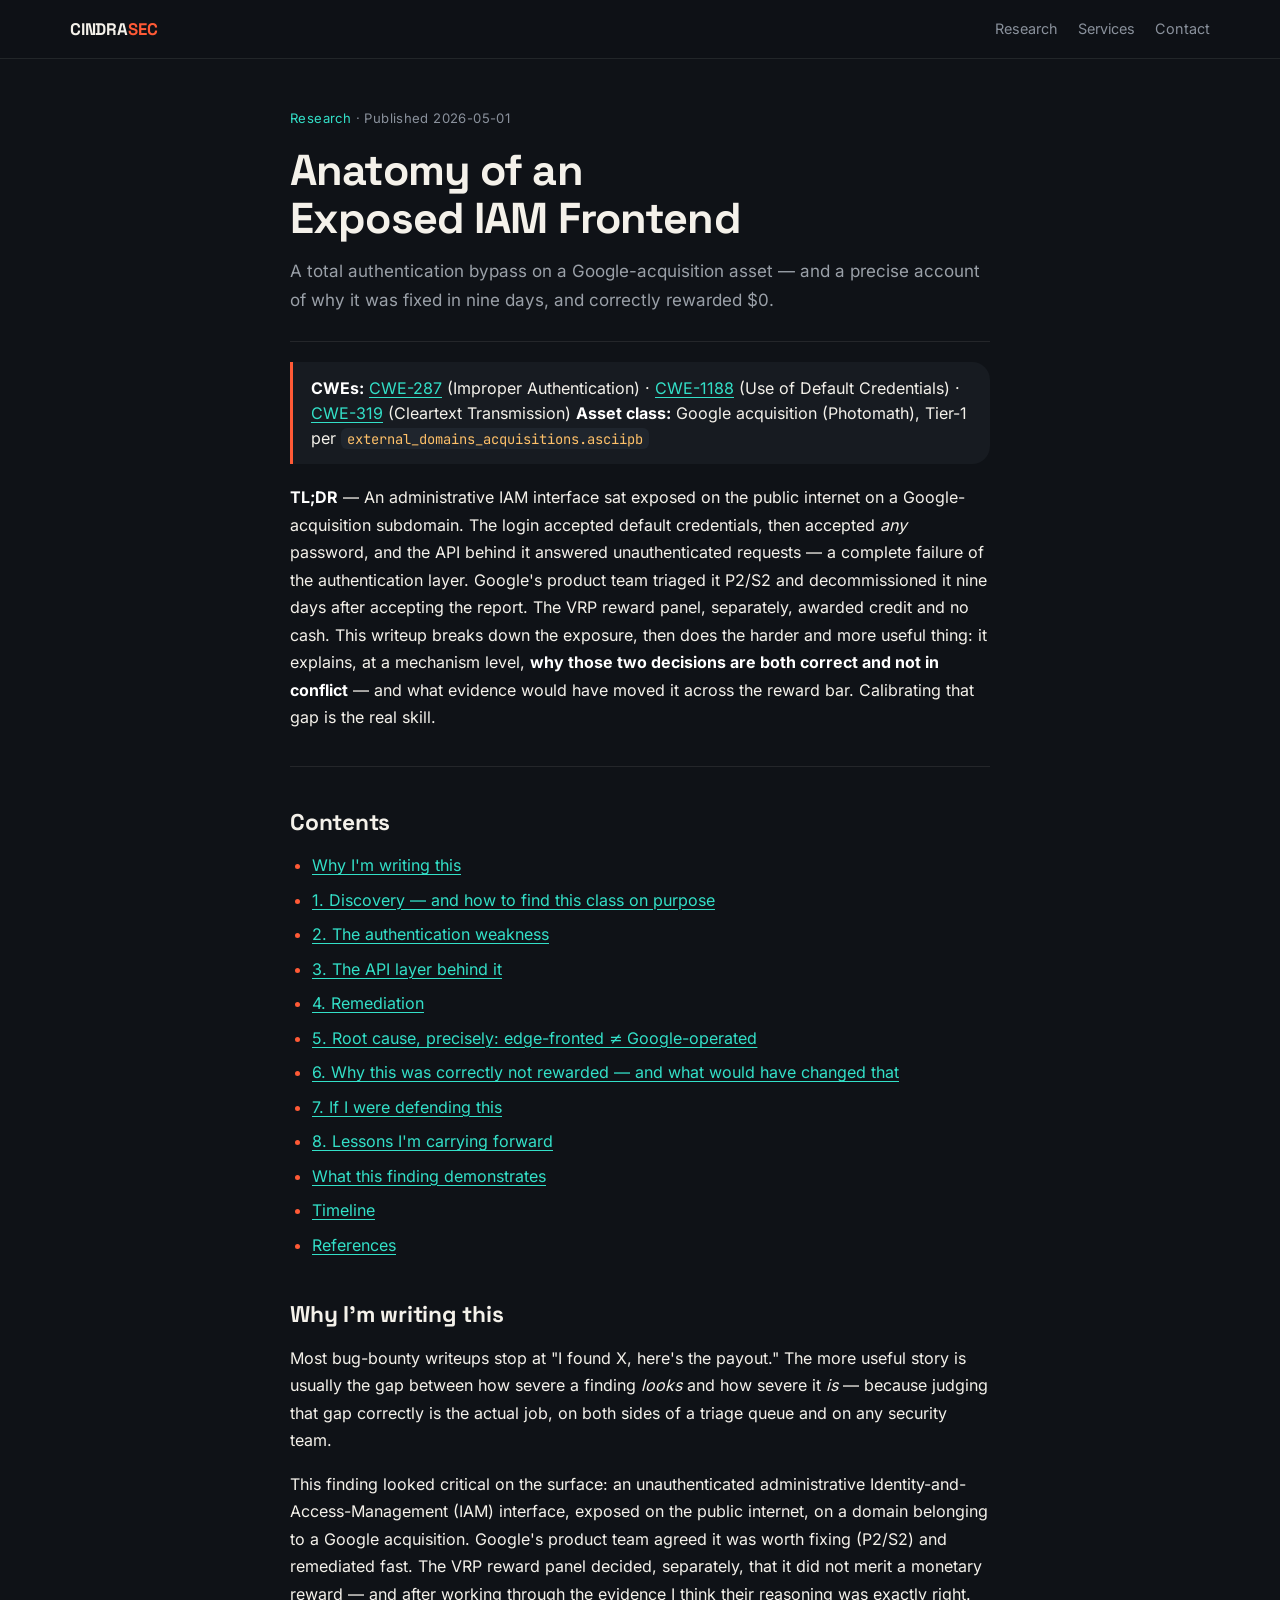
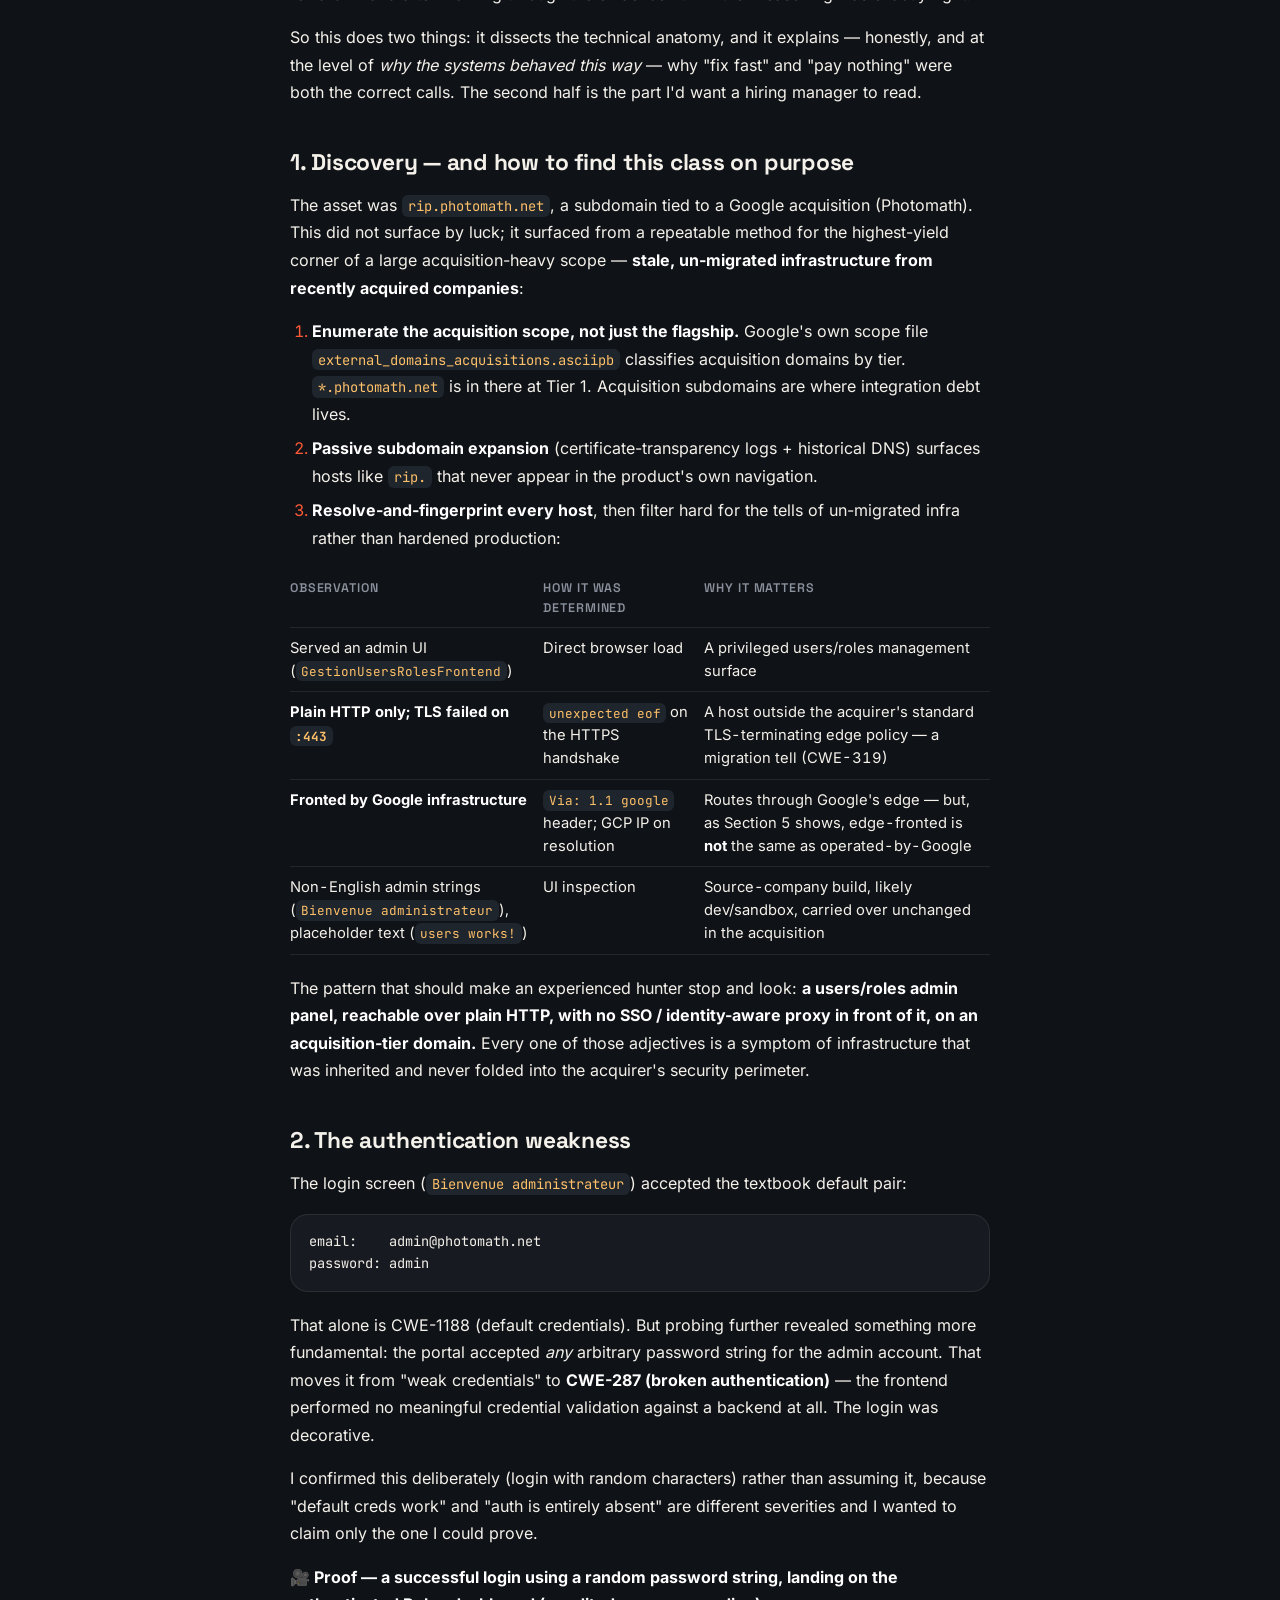
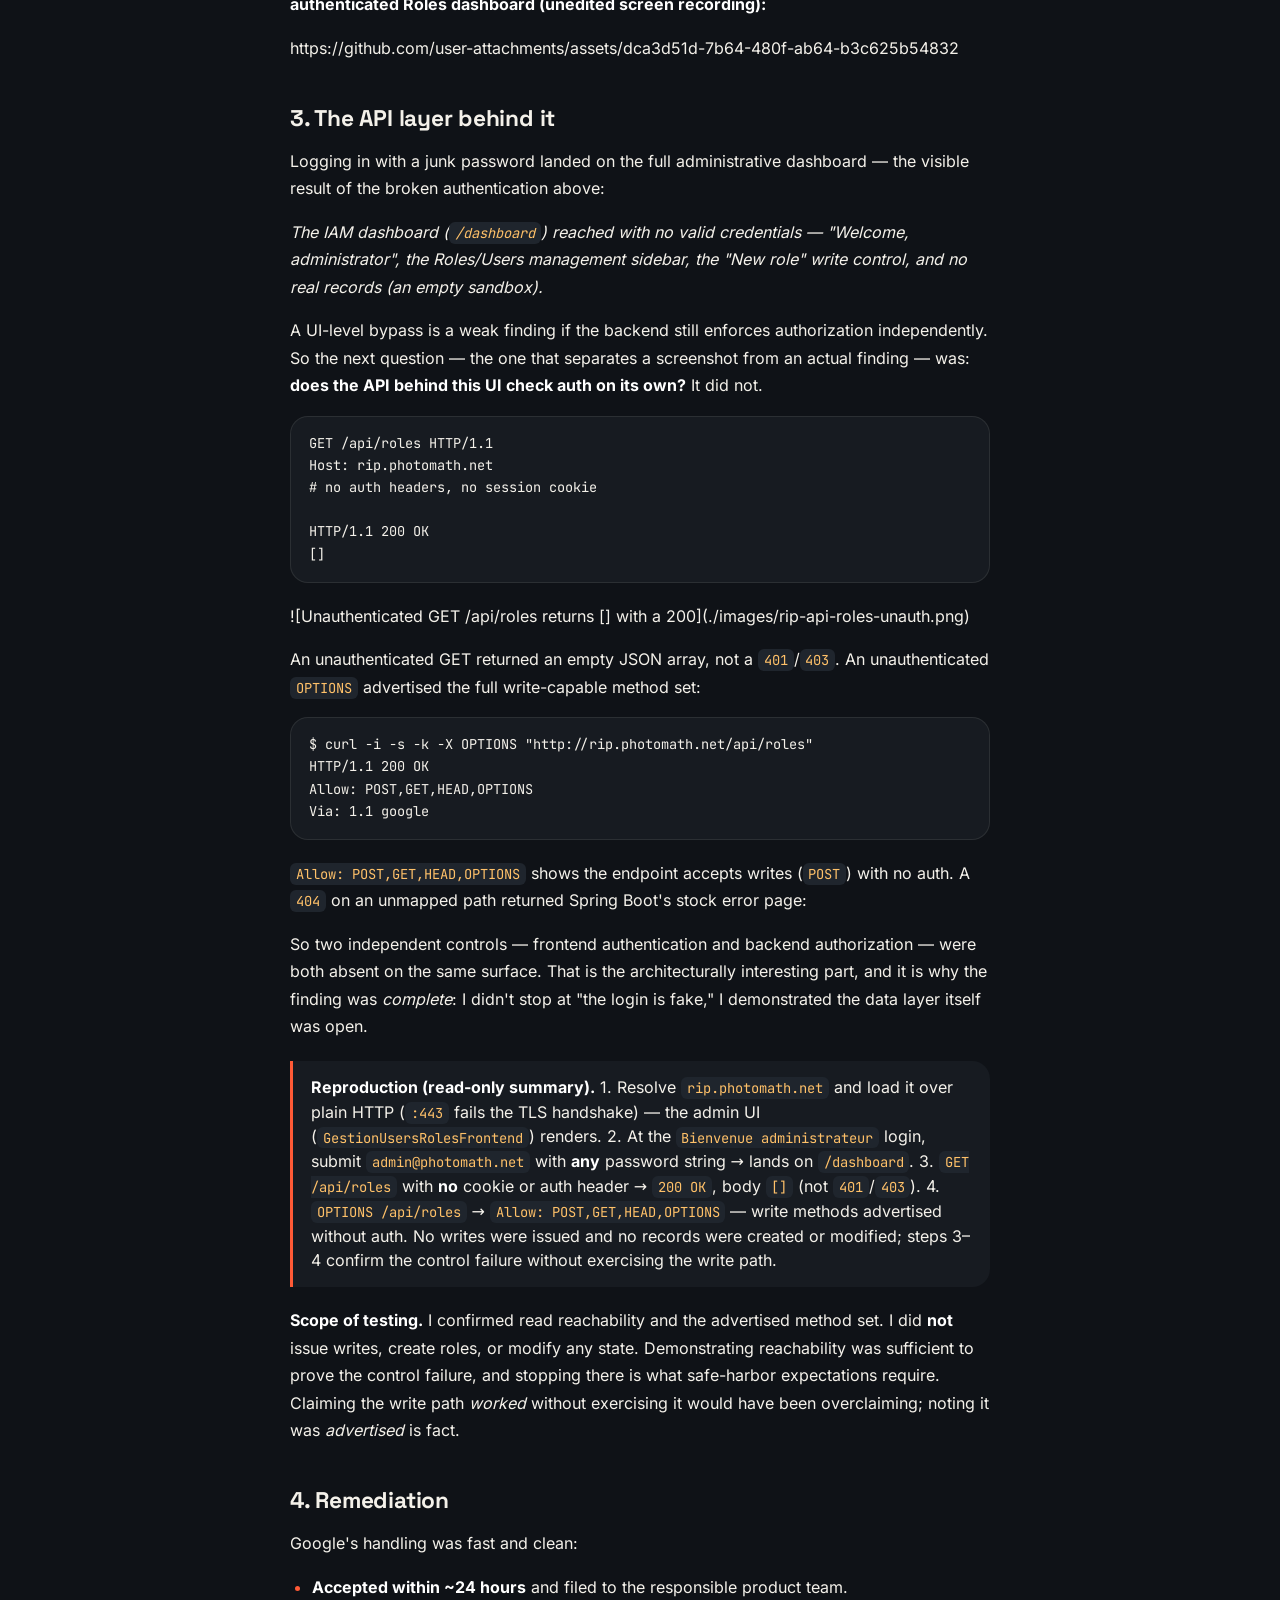
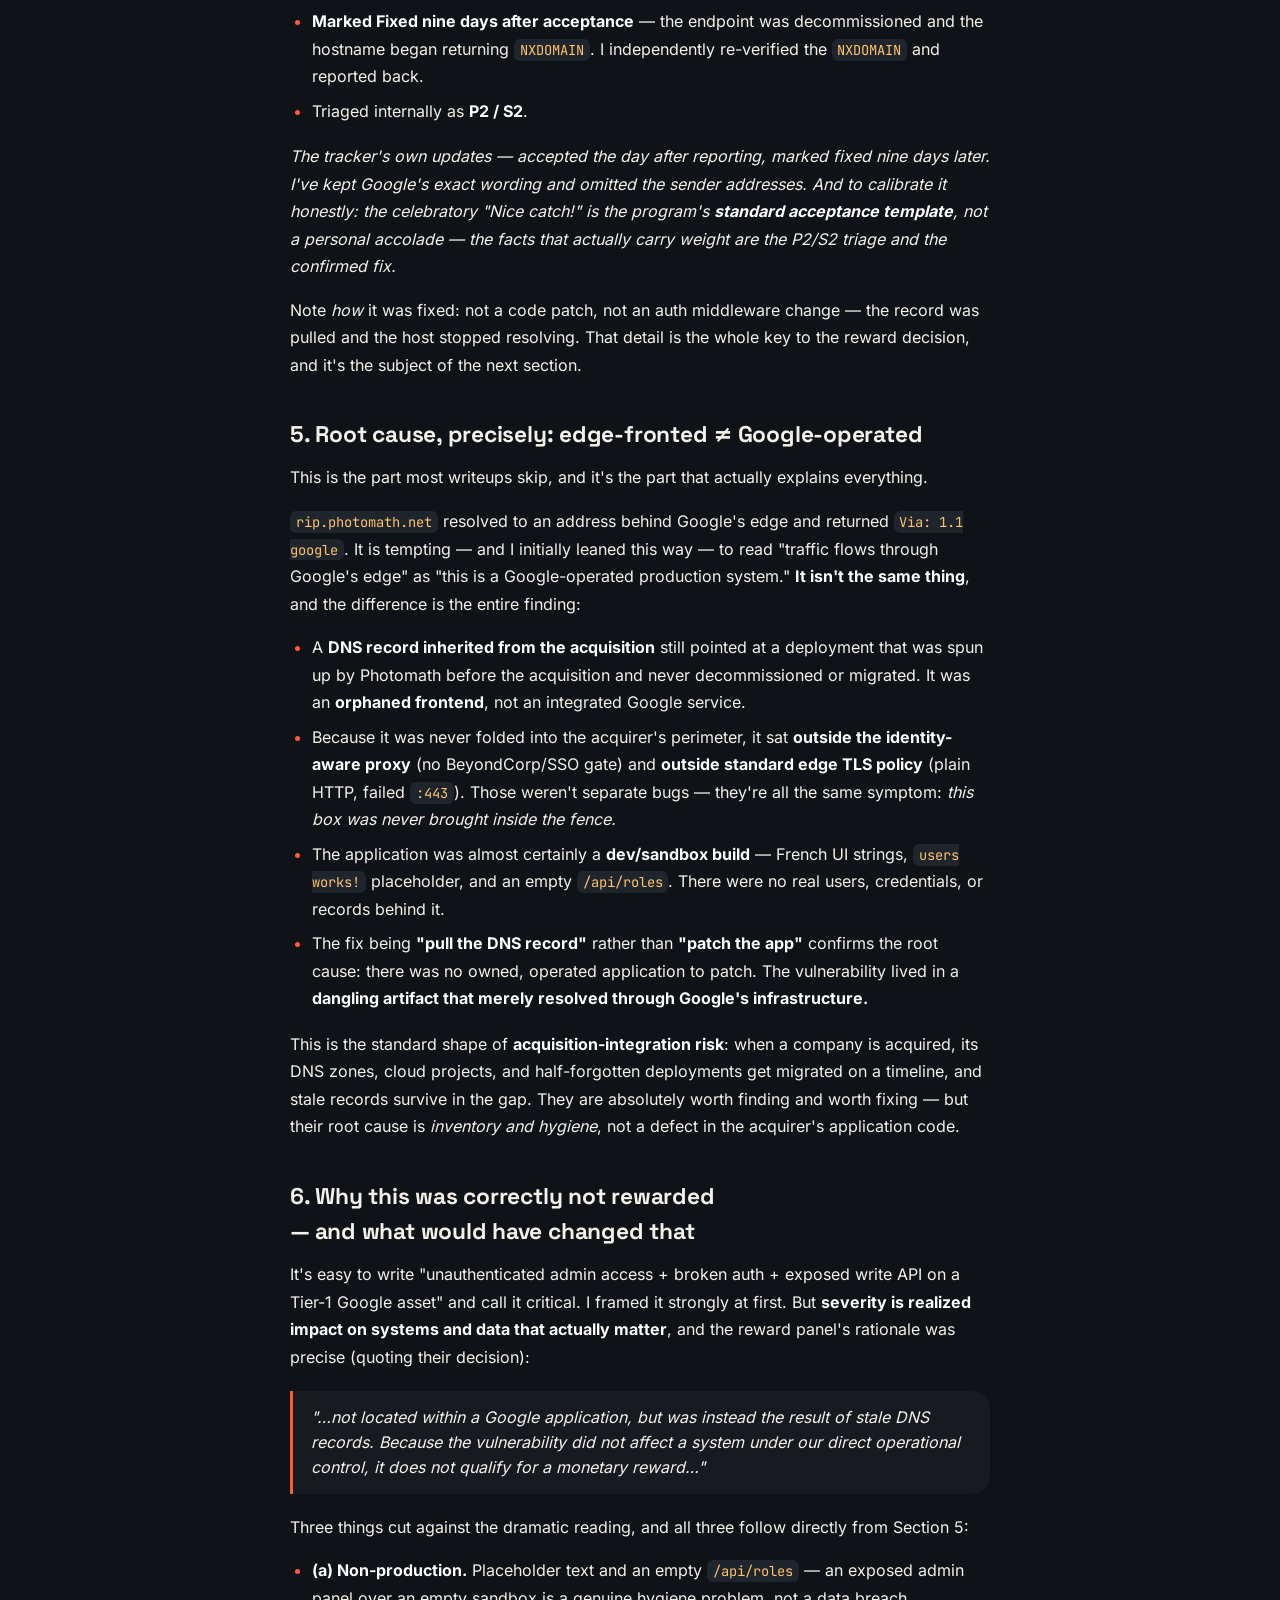
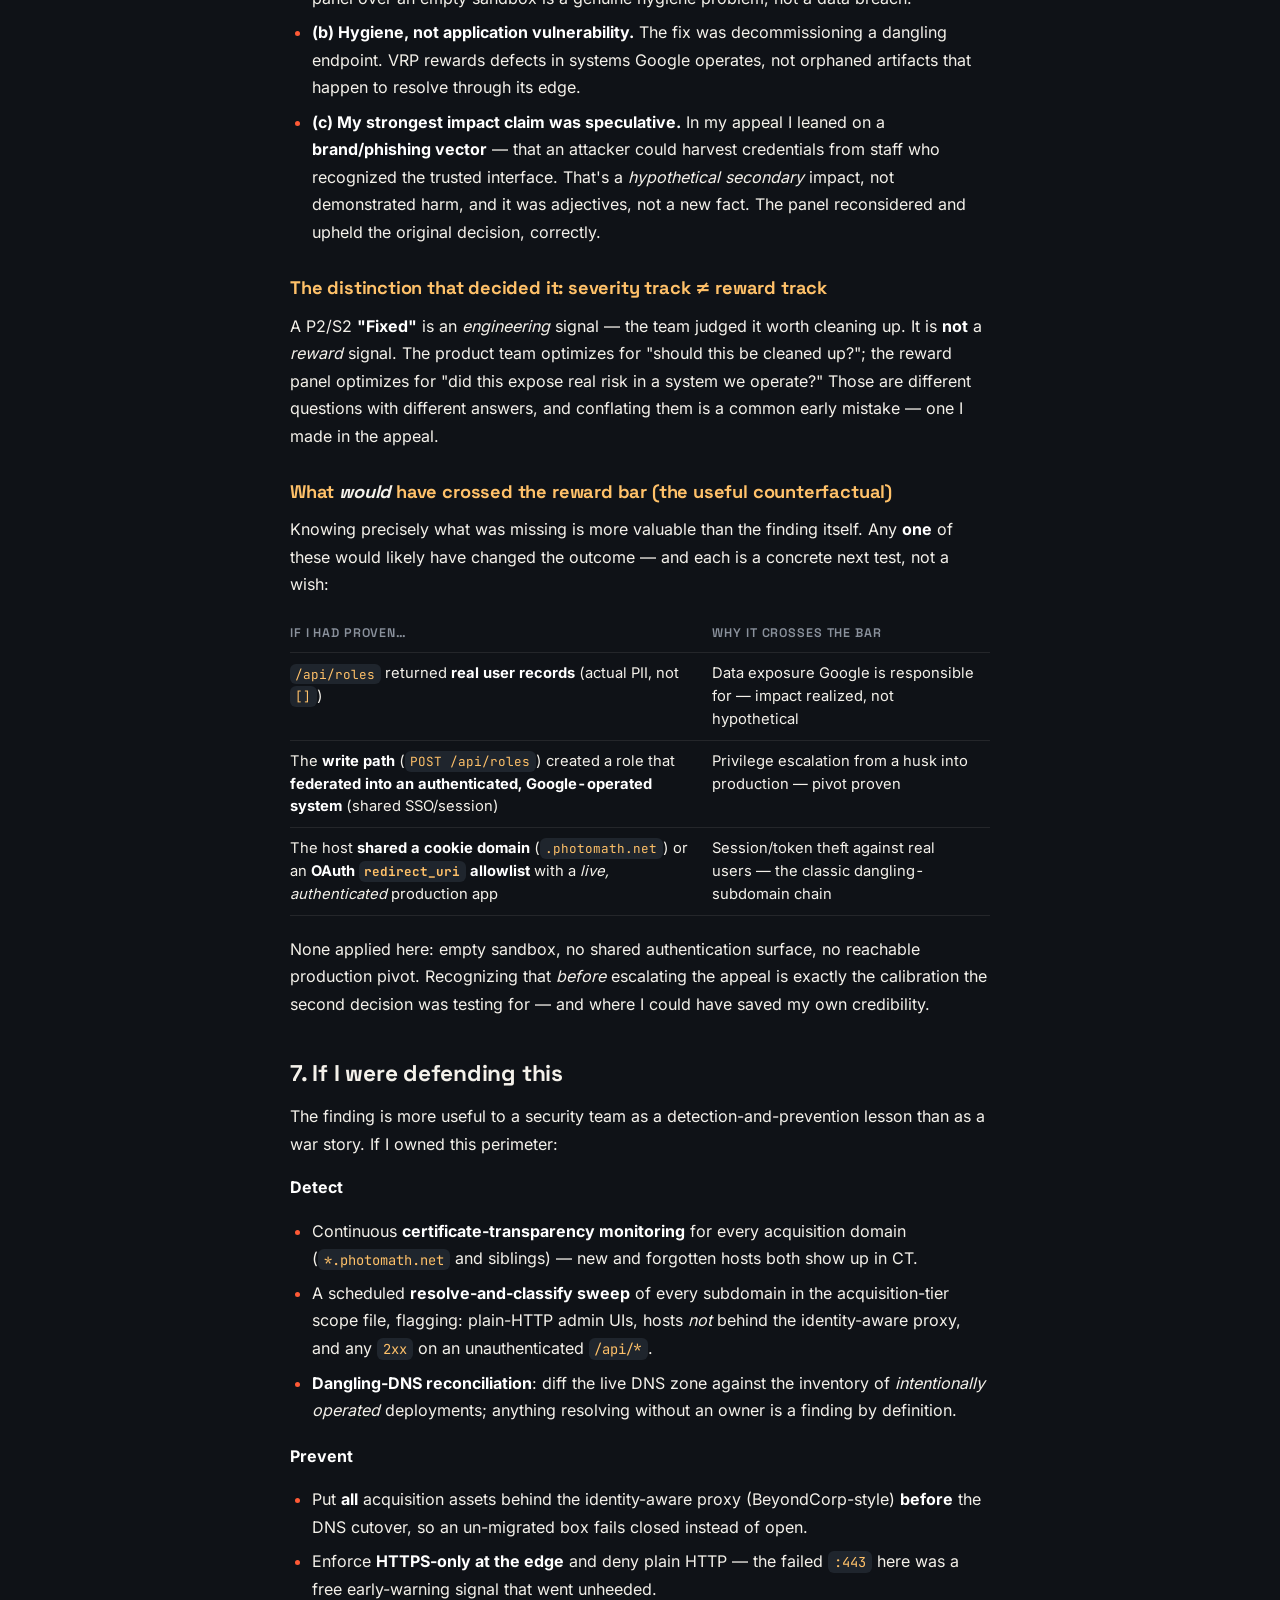
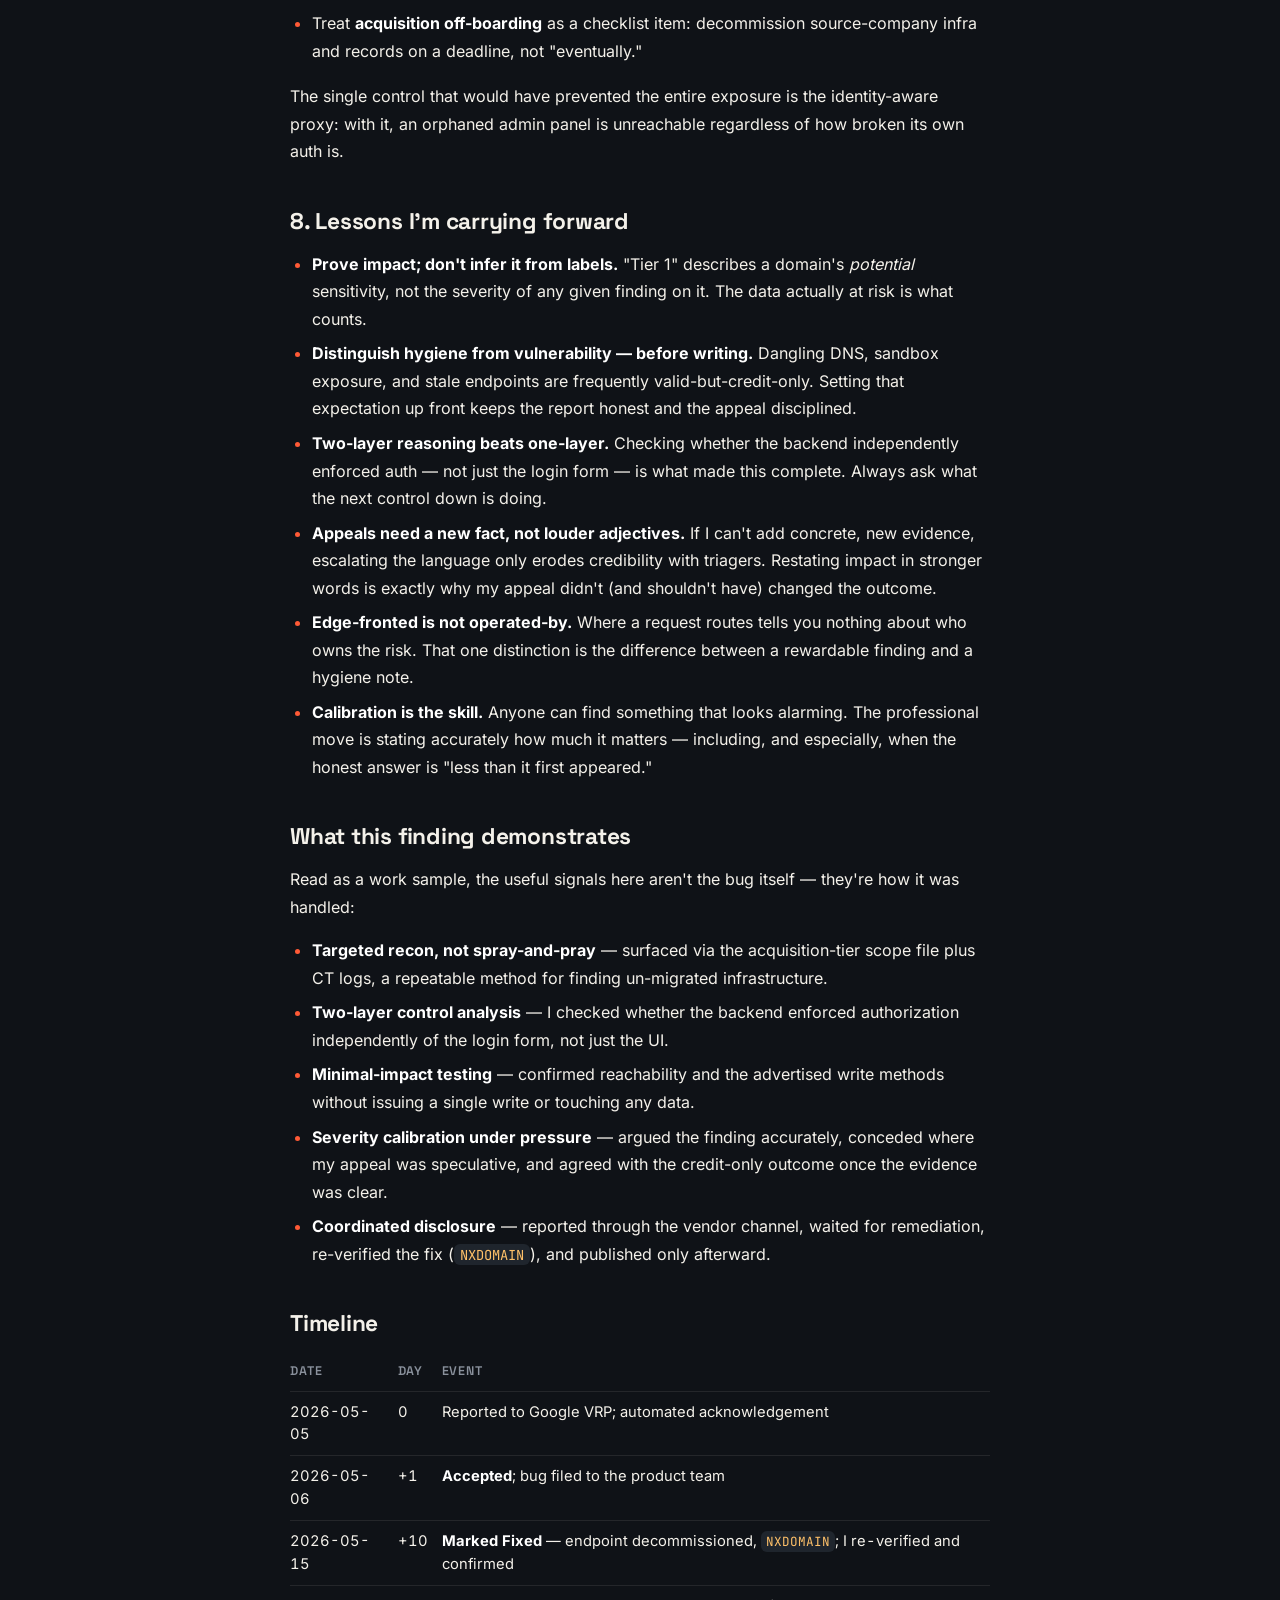
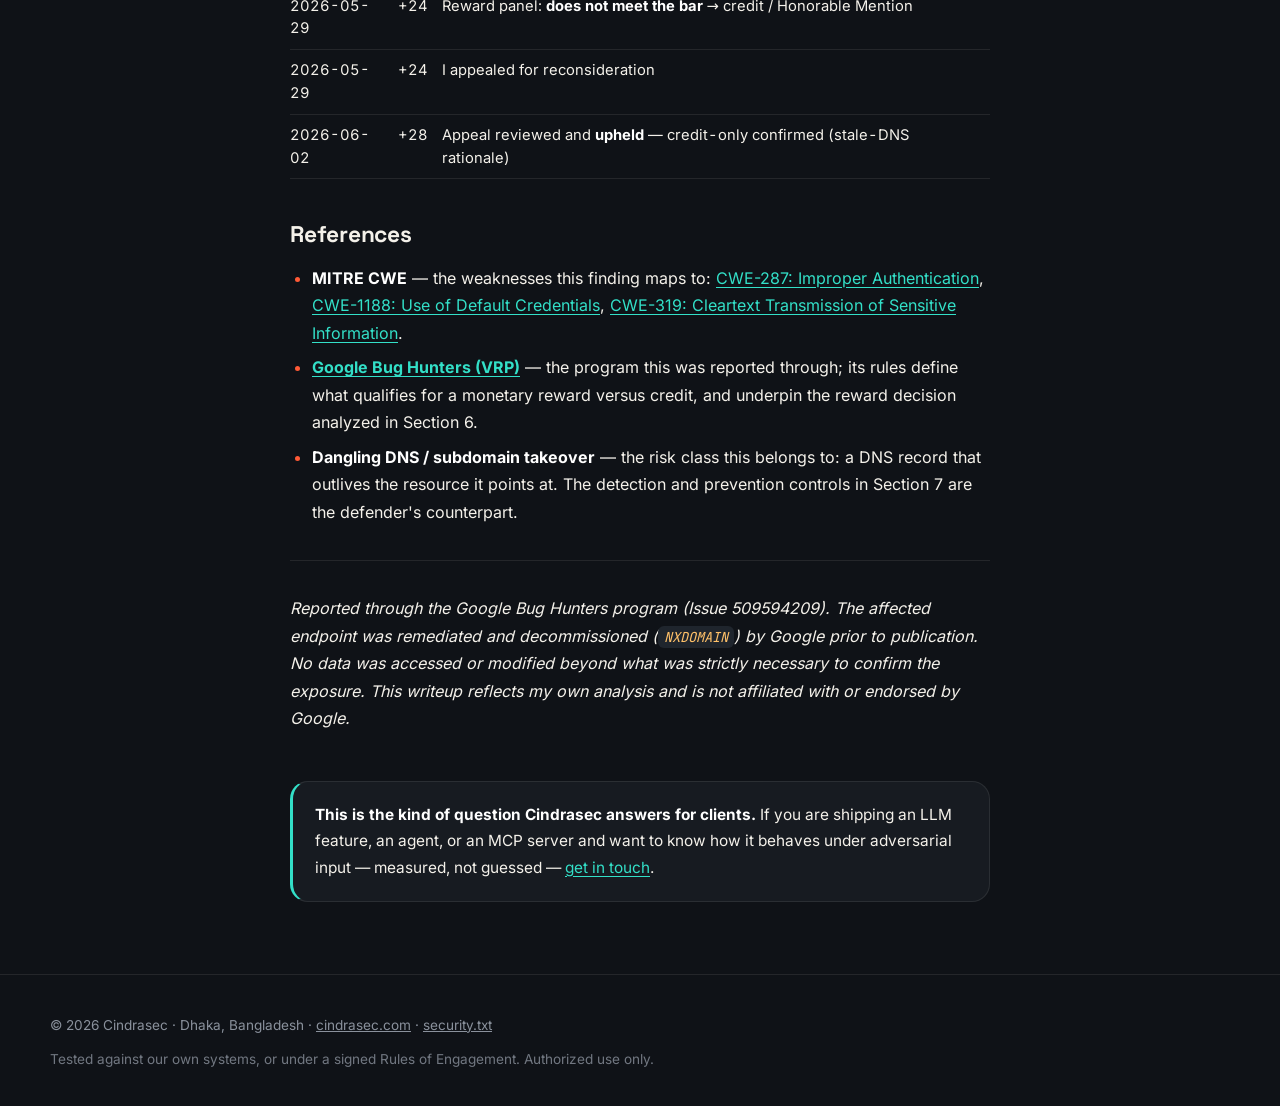
<file: research/2026-05-exposed-iam-frontend-google-vrp/index.html>
<!doctype html>
<html lang="en">
<head>
<meta charset="UTF-8">
<meta name="viewport" content="width=device-width, initial-scale=1.0, viewport-fit=cover">
<meta http-equiv="Content-Security-Policy" content="default-src 'self'; script-src 'self' https://www.googletagmanager.com; style-src 'self'; img-src 'self' data: https://www.google-analytics.com https://*.google-analytics.com; font-src 'self'; connect-src 'self' https://www.google-analytics.com https://*.google-analytics.com https://*.analytics.google.com https://www.googletagmanager.com; form-action 'self'; base-uri 'self'; object-src 'none'; manifest-src 'self'; upgrade-insecure-requests">
<meta name="referrer" content="strict-origin-when-cross-origin">
<!-- Google Analytics 4. The bootstrap lives in /analytics.js rather than inline
     because script-src is 'self' with no 'unsafe-inline' and there is no server
     here to mint a nonce — an inline block would be refused and the tag would
     collect nothing while appearing installed. -->
<script async src="https://www.googletagmanager.com/gtag/js?id=G-G55N8ZL68Z"></script>
<script src="/analytics.js" defer></script>
<title>Anatomy of an Exposed IAM Frontend — Cindrasec Research</title>
<meta name="description" content="A total authentication bypass on a Google-acquisition asset — and a precise account of why it was fixed in nine days, and correctly rewarded $0.">
<link rel="canonical" href="https://cindrasec.com/research/2026-05-exposed-iam-frontend-google-vrp/">
<meta property="og:type" content="article">
<meta property="og:title" content="Anatomy of an Exposed IAM Frontend">
<meta property="og:description" content="A total authentication bypass on a Google-acquisition asset — and a precise account of why it was fixed in nine days, and correctly rewarded $0.">
<meta property="og:url" content="https://cindrasec.com/research/2026-05-exposed-iam-frontend-google-vrp/">
<meta property="og:image" content="https://cindrasec.com/og-image.png">
<meta name="twitter:card" content="summary_large_image">
<meta name="twitter:title" content="Anatomy of an Exposed IAM Frontend">
<meta name="twitter:description" content="A total authentication bypass on a Google-acquisition asset — and a precise account of why it was fixed in nine days, and correctly rewarded $0.">
<link rel="icon" href="/icon.svg" type="image/svg+xml">
<link rel="apple-touch-icon" href="/apple-touch-icon.png">
<link rel="manifest" href="/manifest.json">
<link rel="preload" href="/fonts/space-grotesk-var.woff2" as="font" type="font/woff2" crossorigin>
<link rel="preload" href="/fonts/inter-var.woff2" as="font" type="font/woff2" crossorigin>
<link rel="stylesheet" href="/styles.css">
<script type="application/ld+json">{
  "@context": "https://schema.org",
  "@type": "TechArticle",
  "headline": "Anatomy of an Exposed IAM Frontend",
  "description": "A total authentication bypass on a Google-acquisition asset \u2014 and a precise account of why it was fixed in nine days, and correctly rewarded $0.",
  "datePublished": "2026-05-01",
  "inLanguage": "en",
  "mainEntityOfPage": {
    "@type": "WebPage",
    "@id": "https://cindrasec.com/research/2026-05-exposed-iam-frontend-google-vrp/"
  },
  "author": {
    "@type": "Person",
    "name": "Md. Azmol Haque Rony",
    "jobTitle": "Founder, Cindrasec",
    "url": "https://cindrasec.com"
  },
  "publisher": {
    "@type": "Organization",
    "name": "Cindrasec",
    "url": "https://cindrasec.com",
    "logo": {
      "@type": "ImageObject",
      "url": "https://cindrasec.com/icon-512.png"
    }
  }
}</script>
</head>
<body class="research-body">
<a class="skip-link" href="#article">Skip to content</a>
<header class="research-head">
  <div class="wrap research-head-inner">
    <a class="research-brand" href="/">CINDRA<span>SEC</span></a>
    <nav class="research-nav">
      <a href="/research/">Research</a>
      <a href="/#services">Services</a>
      <a href="/#contact">Contact</a>
    </nav>
  </div>
</header>
<main class="wrap prose" id="article">
  <p class="prose-kicker"><a href="/research/">Research</a> · Published 2026-05-01</p>
  <h1>Anatomy of an Exposed IAM Frontend</h1>
  <p class="prose-standfirst">A total authentication bypass on a Google-acquisition asset — and a precise account of why it was fixed in nine days, and correctly rewarded $0.</p>
  <article>
<blockquote><strong>CWEs:</strong> <a href="https://cwe.mitre.org/data/definitions/287.html" target="_blank" rel="noopener noreferrer">CWE-287</a> (Improper Authentication) · <a href="https://cwe.mitre.org/data/definitions/1188.html" target="_blank" rel="noopener noreferrer">CWE-1188</a> (Use of Default Credentials) · <a href="https://cwe.mitre.org/data/definitions/319.html" target="_blank" rel="noopener noreferrer">CWE-319</a> (Cleartext Transmission) <strong>Asset class:</strong> Google acquisition (Photomath), Tier-1 per <code>external_domains_acquisitions.asciipb</code></blockquote>
<p><strong>TL;DR</strong> — An administrative IAM interface sat exposed on the public internet on a Google-acquisition subdomain. The login accepted default credentials, then accepted <em>any</em> password, and the API behind it answered unauthenticated requests — a complete failure of the authentication layer. Google's product team triaged it P2/S2 and decommissioned it nine days after accepting the report. The VRP reward panel, separately, awarded credit and no cash. This writeup breaks down the exposure, then does the harder and more useful thing: it explains, at a mechanism level, <strong>why those two decisions are both correct and not in conflict</strong> — and what evidence would have moved it across the reward bar. Calibrating that gap is the real skill.</p>
<hr>
<h2 id="contents">Contents</h2>
<ul><li><a href="#why-im-writing-this">Why I'm writing this</a></li><li><a href="#1-discovery--and-how-to-find-this-class-on-purpose">1. Discovery — and how to find this class on purpose</a></li><li><a href="#2-the-authentication-weakness">2. The authentication weakness</a></li><li><a href="#3-the-api-layer-behind-it">3. The API layer behind it</a></li><li><a href="#4-remediation">4. Remediation</a></li><li><a href="#5-root-cause-precisely-edge-fronted--google-operated">5. Root cause, precisely: edge-fronted ≠ Google-operated</a></li><li><a href="#6-why-this-was-correctly-not-rewarded--and-what-would-have-changed-that">6. Why this was correctly not rewarded — and what would have changed that</a></li><li><a href="#7-if-i-were-defending-this">7. If I were defending this</a></li><li><a href="#8-lessons-im-carrying-forward">8. Lessons I'm carrying forward</a></li><li><a href="#what-this-finding-demonstrates">What this finding demonstrates</a></li><li><a href="#timeline">Timeline</a></li><li><a href="#references">References</a></li></ul>
<h2 id="why-i-m-writing-this">Why I'm writing this</h2>
<p>Most bug-bounty writeups stop at "I found X, here's the payout." The more useful story is usually the gap between how severe a finding <em>looks</em> and how severe it <em>is</em> — because judging that gap correctly is the actual job, on both sides of a triage queue and on any security team.</p>
<p>This finding looked critical on the surface: an unauthenticated administrative Identity-and-Access-Management (IAM) interface, exposed on the public internet, on a domain belonging to a Google acquisition. Google's product team agreed it was worth fixing (P2/S2) and remediated fast. The VRP reward panel decided, separately, that it did not merit a monetary reward — and after working through the evidence I think their reasoning was exactly right.</p>
<p>So this does two things: it dissects the technical anatomy, and it explains — honestly, and at the level of <em>why the systems behaved this way</em> — why "fix fast" and "pay nothing" were both the correct calls. The second half is the part I'd want a hiring manager to read.</p>
<h2 id="1-discovery-and-how-to-find-this-class-on-purpose">1. Discovery — and how to find this class on purpose</h2>
<p>The asset was <code>rip.photomath.net</code>, a subdomain tied to a Google acquisition (Photomath). This did not surface by luck; it surfaced from a repeatable method for the highest-yield corner of a large acquisition-heavy scope — <strong>stale, un-migrated infrastructure from recently acquired companies</strong>:</p>
<ol><li><strong>Enumerate the acquisition scope, not just the flagship.</strong> Google's own scope file <code>external_domains_acquisitions.asciipb</code> classifies acquisition domains by tier. <code>*.photomath.net</code> is in there at Tier 1. Acquisition subdomains are where integration debt lives.</li><li><strong>Passive subdomain expansion</strong> (certificate-transparency logs + historical DNS) surfaces hosts like <code>rip.</code> that never appear in the product's own navigation.</li><li><strong>Resolve-and-fingerprint every host</strong>, then filter hard for the tells of un-migrated infra rather than hardened production:</li></ol>
<div class="prose-scroll"><table><thead><tr><th>Observation</th><th>How it was determined</th><th>Why it matters</th></tr></thead><tbody><tr><td>Served an admin UI (<code>GestionUsersRolesFrontend</code>)</td><td>Direct browser load</td><td>A privileged users/roles management surface</td></tr><tr><td><strong>Plain HTTP only; TLS failed on <code>:443</code></strong></td><td><code>unexpected eof</code> on the HTTPS handshake</td><td>A host outside the acquirer's standard TLS-terminating edge policy — a migration tell (CWE-319)</td></tr><tr><td><strong>Fronted by Google infrastructure</strong></td><td><code>Via: 1.1 google</code> header; GCP IP on resolution</td><td>Routes through Google's edge — but, as Section 5 shows, edge-fronted is <strong>not</strong> the same as operated-by-Google</td></tr><tr><td>Non-English admin strings (<code>Bienvenue administrateur</code>), placeholder text (<code>users works!</code>)</td><td>UI inspection</td><td>Source-company build, likely dev/sandbox, carried over unchanged in the acquisition</td></tr></tbody></table></div>
<p>The pattern that should make an experienced hunter stop and look: <strong>a users/roles admin panel, reachable over plain HTTP, with no SSO / identity-aware proxy in front of it, on an acquisition-tier domain.</strong> Every one of those adjectives is a symptom of infrastructure that was inherited and never folded into the acquirer's security perimeter.</p>
<h2 id="2-the-authentication-weakness">2. The authentication weakness</h2>
<p>The login screen (<code>Bienvenue administrateur</code>) accepted the textbook default pair:</p>
<div class="prose-scroll"><pre><code>email:    admin@photomath.net
password: admin</code></pre></div>
<p>That alone is CWE-1188 (default credentials). But probing further revealed something more fundamental: the portal accepted <em>any</em> arbitrary password string for the admin account. That moves it from "weak credentials" to <strong>CWE-287 (broken authentication)</strong> — the frontend performed no meaningful credential validation against a backend at all. The login was decorative.</p>
<p>I confirmed this deliberately (login with random characters) rather than assuming it, because "default creds work" and "auth is entirely absent" are different severities and I wanted to claim only the one I could prove.</p>
<p><strong>🎥 Proof — a successful login using a random password string, landing on the authenticated Roles dashboard (unedited screen recording):</strong></p>
<p>https://github.com/user-attachments/assets/dca3d51d-7b64-480f-ab64-b3c625b54832</p>
<h2 id="3-the-api-layer-behind-it">3. The API layer behind it</h2>
<p>Logging in with a junk password landed on the full administrative dashboard — the visible result of the broken authentication above:</p>
<p><em>The IAM dashboard (<code>/dashboard</code>) reached with no valid credentials — "Welcome, administrator", the Roles/Users management sidebar, the "New role" write control, and no real records (an empty sandbox).</em></p>
<p>A UI-level bypass is a weak finding if the backend still enforces authorization independently. So the next question — the one that separates a screenshot from an actual finding — was: <strong>does the API behind this UI check auth on its own?</strong> It did not.</p>
<div class="prose-scroll"><pre><code class="lang-http">GET /api/roles HTTP/1.1
Host: rip.photomath.net
# no auth headers, no session cookie

HTTP/1.1 200 OK
[]</code></pre></div>
<p>![Unauthenticated GET /api/roles returns [] with a 200](./images/rip-api-roles-unauth.png)</p>
<p>An unauthenticated GET returned an empty JSON array, not a <code>401</code>/<code>403</code>. An unauthenticated <code>OPTIONS</code> advertised the full write-capable method set:</p>
<div class="prose-scroll"><pre><code class="lang-console">$ curl -i -s -k -X OPTIONS "http://rip.photomath.net/api/roles"
HTTP/1.1 200 OK
Allow: POST,GET,HEAD,OPTIONS
Via: 1.1 google</code></pre></div>
<p><code>Allow: POST,GET,HEAD,OPTIONS</code> shows the endpoint accepts writes (<code>POST</code>) with no auth. A <code>404</code> on an unmapped path returned Spring Boot's stock error page:</p>
<p>So two independent controls — frontend authentication and backend authorization — were both absent on the same surface. That is the architecturally interesting part, and it is why the finding was <em>complete</em>: I didn't stop at "the login is fake," I demonstrated the data layer itself was open.</p>
<blockquote><strong>Reproduction (read-only summary).</strong> 1. Resolve <code>rip.photomath.net</code> and load it over plain HTTP (<code>:443</code> fails the TLS handshake) — the admin UI (<code>GestionUsersRolesFrontend</code>) renders. 2. At the <code>Bienvenue administrateur</code> login, submit <code>admin@photomath.net</code> with <strong>any</strong> password string → lands on <code>/dashboard</code>. 3. <code>GET /api/roles</code> with <strong>no</strong> cookie or auth header → <code>200 OK</code>, body <code>[]</code> (not <code>401</code>/<code>403</code>). 4. <code>OPTIONS /api/roles</code> → <code>Allow: POST,GET,HEAD,OPTIONS</code> — write methods advertised without auth.  No writes were issued and no records were created or modified; steps 3–4 confirm the control failure without exercising the write path.</blockquote>
<p><strong>Scope of testing.</strong> I confirmed read reachability and the advertised method set. I did <strong>not</strong> issue writes, create roles, or modify any state. Demonstrating reachability was sufficient to prove the control failure, and stopping there is what safe-harbor expectations require. Claiming the write path <em>worked</em> without exercising it would have been overclaiming; noting it was <em>advertised</em> is fact.</p>
<h2 id="4-remediation">4. Remediation</h2>
<p>Google's handling was fast and clean:</p>
<ul><li><strong>Accepted within ~24 hours</strong> and filed to the responsible product team.</li><li><strong>Marked Fixed nine days after acceptance</strong> — the endpoint was decommissioned and the hostname began returning <code>NXDOMAIN</code>. I independently re-verified the <code>NXDOMAIN</code> and reported back.</li><li>Triaged internally as <strong>P2 / S2</strong>.</li></ul>
<p><em>The tracker's own updates — accepted the day after reporting, marked fixed nine days later. I've kept Google's exact wording and omitted the sender addresses. And to calibrate it honestly: the celebratory "Nice catch!" is the program's <strong>standard acceptance template</strong>, not a personal accolade — the facts that actually carry weight are the P2/S2 triage and the confirmed fix.</em></p>
<p>Note <em>how</em> it was fixed: not a code patch, not an auth middleware change — the record was pulled and the host stopped resolving. That detail is the whole key to the reward decision, and it's the subject of the next section.</p>
<h2 id="5-root-cause-precisely-edge-fronted-google-operated">5. Root cause, precisely: edge-fronted ≠ Google-operated</h2>
<p>This is the part most writeups skip, and it's the part that actually explains everything.</p>
<p><code>rip.photomath.net</code> resolved to an address behind Google's edge and returned <code>Via: 1.1 google</code>. It is tempting — and I initially leaned this way — to read "traffic flows through Google's edge" as "this is a Google-operated production system." <strong>It isn't the same thing</strong>, and the difference is the entire finding:</p>
<ul><li>A <strong>DNS record inherited from the acquisition</strong> still pointed at a deployment that was spun up by Photomath before the acquisition and never decommissioned or migrated. It was an <strong>orphaned frontend</strong>, not an integrated Google service.</li><li>Because it was never folded into the acquirer's perimeter, it sat <strong>outside the identity-aware proxy</strong> (no BeyondCorp/SSO gate) and <strong>outside standard edge TLS policy</strong> (plain HTTP, failed <code>:443</code>). Those weren't separate bugs — they're all the same symptom: <em>this box was never brought inside the fence.</em></li><li>The application was almost certainly a <strong>dev/sandbox build</strong> — French UI strings, <code>users works!</code> placeholder, and an empty <code>/api/roles</code>. There were no real users, credentials, or records behind it.</li><li>The fix being <strong>"pull the DNS record"</strong> rather than <strong>"patch the app"</strong> confirms the root cause: there was no owned, operated application to patch. The vulnerability lived in a <strong>dangling artifact that merely resolved through Google's infrastructure.</strong></li></ul>
<p>This is the standard shape of <strong>acquisition-integration risk</strong>: when a company is acquired, its DNS zones, cloud projects, and half-forgotten deployments get migrated on a timeline, and stale records survive in the gap. They are absolutely worth finding and worth fixing — but their root cause is <em>inventory and hygiene</em>, not a defect in the acquirer's application code.</p>
<h2 id="6-why-this-was-correctly-not-rewarded-and-what-would-have-changed-that">6. Why this was correctly not rewarded — and what would have changed that</h2>
<p>It's easy to write "unauthenticated admin access + broken auth + exposed write API on a Tier-1 Google asset" and call it critical. I framed it strongly at first. But <strong>severity is realized impact on systems and data that actually matter</strong>, and the reward panel's rationale was precise (quoting their decision):</p>
<blockquote><em>"…not located within a Google application, but was instead the result of stale DNS records. Because the vulnerability did not affect a system under our direct operational control, it does not qualify for a monetary reward…"</em></blockquote>
<p>Three things cut against the dramatic reading, and all three follow directly from Section 5:</p>
<ul><li><strong>(a) Non-production.</strong> Placeholder text and an empty <code>/api/roles</code> — an exposed admin panel over an empty sandbox is a genuine hygiene problem, not a data breach.</li><li><strong>(b) Hygiene, not application vulnerability.</strong> The fix was decommissioning a dangling endpoint. VRP rewards defects in systems Google operates, not orphaned artifacts that happen to resolve through its edge.</li><li><strong>(c) My strongest impact claim was speculative.</strong> In my appeal I leaned on a <strong>brand/phishing vector</strong> — that an attacker could harvest credentials from staff who recognized the trusted interface. That's a <em>hypothetical secondary</em> impact, not demonstrated harm, and it was adjectives, not a new fact. The panel reconsidered and upheld the original decision, correctly.</li></ul>
<h3 id="the-distinction-that-decided-it-severity-track-reward-track">The distinction that decided it: severity track ≠ reward track</h3>
<p>A P2/S2 <strong>"Fixed"</strong> is an <em>engineering</em> signal — the team judged it worth cleaning up. It is <strong>not</strong> a <em>reward</em> signal. The product team optimizes for "should this be cleaned up?"; the reward panel optimizes for "did this expose real risk in a system we operate?" Those are different questions with different answers, and conflating them is a common early mistake — one I made in the appeal.</p>
<h3 id="what-would-have-crossed-the-reward-bar-the-useful-counterfactual">What <em>would</em> have crossed the reward bar (the useful counterfactual)</h3>
<p>Knowing precisely what was missing is more valuable than the finding itself. Any <strong>one</strong> of these would likely have changed the outcome — and each is a concrete next test, not a wish:</p>
<div class="prose-scroll"><table><thead><tr><th>If I had proven…</th><th>Why it crosses the bar</th></tr></thead><tbody><tr><td><code>/api/roles</code> returned <strong>real user records</strong> (actual PII, not <code>[]</code>)</td><td>Data exposure Google is responsible for — impact realized, not hypothetical</td></tr><tr><td>The <strong>write path</strong> (<code>POST /api/roles</code>) created a role that <strong>federated into an authenticated, Google-operated system</strong> (shared SSO/session)</td><td>Privilege escalation from a husk into production — pivot proven</td></tr><tr><td>The host <strong>shared a cookie domain</strong> (<code>.photomath.net</code>) or an <strong>OAuth <code>redirect_uri</code> allowlist</strong> with a <em>live, authenticated</em> production app</td><td>Session/token theft against real users — the classic dangling-subdomain chain</td></tr></tbody></table></div>
<p>None applied here: empty sandbox, no shared authentication surface, no reachable production pivot. Recognizing that <em>before</em> escalating the appeal is exactly the calibration the second decision was testing for — and where I could have saved my own credibility.</p>
<h2 id="7-if-i-were-defending-this">7. If I were defending this</h2>
<p>The finding is more useful to a security team as a detection-and-prevention lesson than as a war story. If I owned this perimeter:</p>
<p><strong>Detect</strong></p>
<ul><li>Continuous <strong>certificate-transparency monitoring</strong> for every acquisition domain (<code>*.photomath.net</code> and siblings) — new and forgotten hosts both show up in CT.</li><li>A scheduled <strong>resolve-and-classify sweep</strong> of every subdomain in the acquisition-tier scope file, flagging: plain-HTTP admin UIs, hosts <em>not</em> behind the identity-aware proxy, and any <code>2xx</code> on an unauthenticated <code>/api/*</code>.</li><li><strong>Dangling-DNS reconciliation</strong>: diff the live DNS zone against the inventory of <em>intentionally operated</em> deployments; anything resolving without an owner is a finding by definition.</li></ul>
<p><strong>Prevent</strong></p>
<ul><li>Put <strong>all</strong> acquisition assets behind the identity-aware proxy (BeyondCorp-style) <strong>before</strong> the DNS cutover, so an un-migrated box fails closed instead of open.</li><li>Enforce <strong>HTTPS-only at the edge</strong> and deny plain HTTP — the failed <code>:443</code> here was a free early-warning signal that went unheeded.</li><li>Treat <strong>acquisition off-boarding</strong> as a checklist item: decommission source-company infra and records on a deadline, not "eventually."</li></ul>
<p>The single control that would have prevented the entire exposure is the identity-aware proxy: with it, an orphaned admin panel is unreachable regardless of how broken its own auth is.</p>
<h2 id="8-lessons-i-m-carrying-forward">8. Lessons I'm carrying forward</h2>
<ul><li><strong>Prove impact; don't infer it from labels.</strong> "Tier 1" describes a domain's <em>potential</em> sensitivity, not the severity of any given finding on it. The data actually at risk is what counts.</li><li><strong>Distinguish hygiene from vulnerability — before writing.</strong> Dangling DNS, sandbox exposure, and stale endpoints are frequently valid-but-credit-only. Setting that expectation up front keeps the report honest and the appeal disciplined.</li><li><strong>Two-layer reasoning beats one-layer.</strong> Checking whether the backend independently enforced auth — not just the login form — is what made this complete. Always ask what the next control down is doing.</li><li><strong>Appeals need a new fact, not louder adjectives.</strong> If I can't add concrete, new evidence, escalating the language only erodes credibility with triagers. Restating impact in stronger words is exactly why my appeal didn't (and shouldn't have) changed the outcome.</li><li><strong>Edge-fronted is not operated-by.</strong> Where a request routes tells you nothing about who owns the risk. That one distinction is the difference between a rewardable finding and a hygiene note.</li><li><strong>Calibration is the skill.</strong> Anyone can find something that looks alarming. The professional move is stating accurately how much it matters — including, and especially, when the honest answer is "less than it first appeared."</li></ul>
<h2 id="what-this-finding-demonstrates">What this finding demonstrates</h2>
<p>Read as a work sample, the useful signals here aren't the bug itself — they're how it was handled:</p>
<ul><li><strong>Targeted recon, not spray-and-pray</strong> — surfaced via the acquisition-tier scope file plus CT logs, a repeatable method for finding un-migrated infrastructure.</li><li><strong>Two-layer control analysis</strong> — I checked whether the backend enforced authorization independently of the login form, not just the UI.</li><li><strong>Minimal-impact testing</strong> — confirmed reachability and the advertised write methods without issuing a single write or touching any data.</li><li><strong>Severity calibration under pressure</strong> — argued the finding accurately, conceded where my appeal was speculative, and agreed with the credit-only outcome once the evidence was clear.</li><li><strong>Coordinated disclosure</strong> — reported through the vendor channel, waited for remediation, re-verified the fix (<code>NXDOMAIN</code>), and published only afterward.</li></ul>
<h2 id="timeline">Timeline</h2>
<div class="prose-scroll"><table><thead><tr><th>Date</th><th>Day</th><th>Event</th></tr></thead><tbody><tr><td>2026-05-05</td><td>0</td><td>Reported to Google VRP; automated acknowledgement</td></tr><tr><td>2026-05-06</td><td>+1</td><td><strong>Accepted</strong>; bug filed to the product team</td></tr><tr><td>2026-05-15</td><td>+10</td><td><strong>Marked Fixed</strong> — endpoint decommissioned, <code>NXDOMAIN</code>; I re-verified and confirmed</td></tr><tr><td>2026-05-29</td><td>+24</td><td>Reward panel: <strong>does not meet the bar</strong> → credit / Honorable Mention</td></tr><tr><td>2026-05-29</td><td>+24</td><td>I appealed for reconsideration</td></tr><tr><td>2026-06-02</td><td>+28</td><td>Appeal reviewed and <strong>upheld</strong> — credit-only confirmed (stale-DNS rationale)</td></tr></tbody></table></div>
<h2 id="references">References</h2>
<ul><li><strong>MITRE CWE</strong> — the weaknesses this finding maps to: <a href="https://cwe.mitre.org/data/definitions/287.html" target="_blank" rel="noopener noreferrer">CWE-287: Improper Authentication</a>, <a href="https://cwe.mitre.org/data/definitions/1188.html" target="_blank" rel="noopener noreferrer">CWE-1188: Use of Default Credentials</a>, <a href="https://cwe.mitre.org/data/definitions/319.html" target="_blank" rel="noopener noreferrer">CWE-319: Cleartext Transmission of Sensitive Information</a>.</li><li><strong><a href="https://bughunters.google.com/" target="_blank" rel="noopener noreferrer">Google Bug Hunters (VRP)</a></strong> — the program this was reported through; its rules define what qualifies for a monetary reward versus credit, and underpin the reward decision analyzed in Section 6.</li><li><strong>Dangling DNS / subdomain takeover</strong> — the risk class this belongs to: a DNS record that outlives the resource it points at. The detection and prevention controls in Section 7 are the defender's counterpart.</li></ul>
<hr>
<p><em>Reported through the Google Bug Hunters program (Issue 509594209). The affected endpoint was remediated and decommissioned (<code>NXDOMAIN</code>) by Google prior to publication. No data was accessed or modified beyond what was strictly necessary to confirm the exposure. This writeup reflects my own analysis and is not affiliated with or endorsed by Google.</em></p>
  </article>
  <aside class="prose-cta">
    <p><strong>This is the kind of question Cindrasec answers for clients.</strong>
    If you are shipping an LLM feature, an agent, or an MCP server and want to know
    how it behaves under adversarial input — measured, not guessed —
    <a href="/#contact">get in touch</a>.</p>
  </aside>
</main>
<footer class="research-foot">
  <div class="wrap">
    <p>© 2026 Cindrasec · Dhaka, Bangladesh ·
       <a href="/">cindrasec.com</a> ·
       <a href="/.well-known/security.txt">security.txt</a></p>
    <p class="research-foot-note">Tested against our own systems, or under a signed
       Rules of Engagement. Authorized use only.</p>
  </div>
</footer>
</body>
</html>
</file>
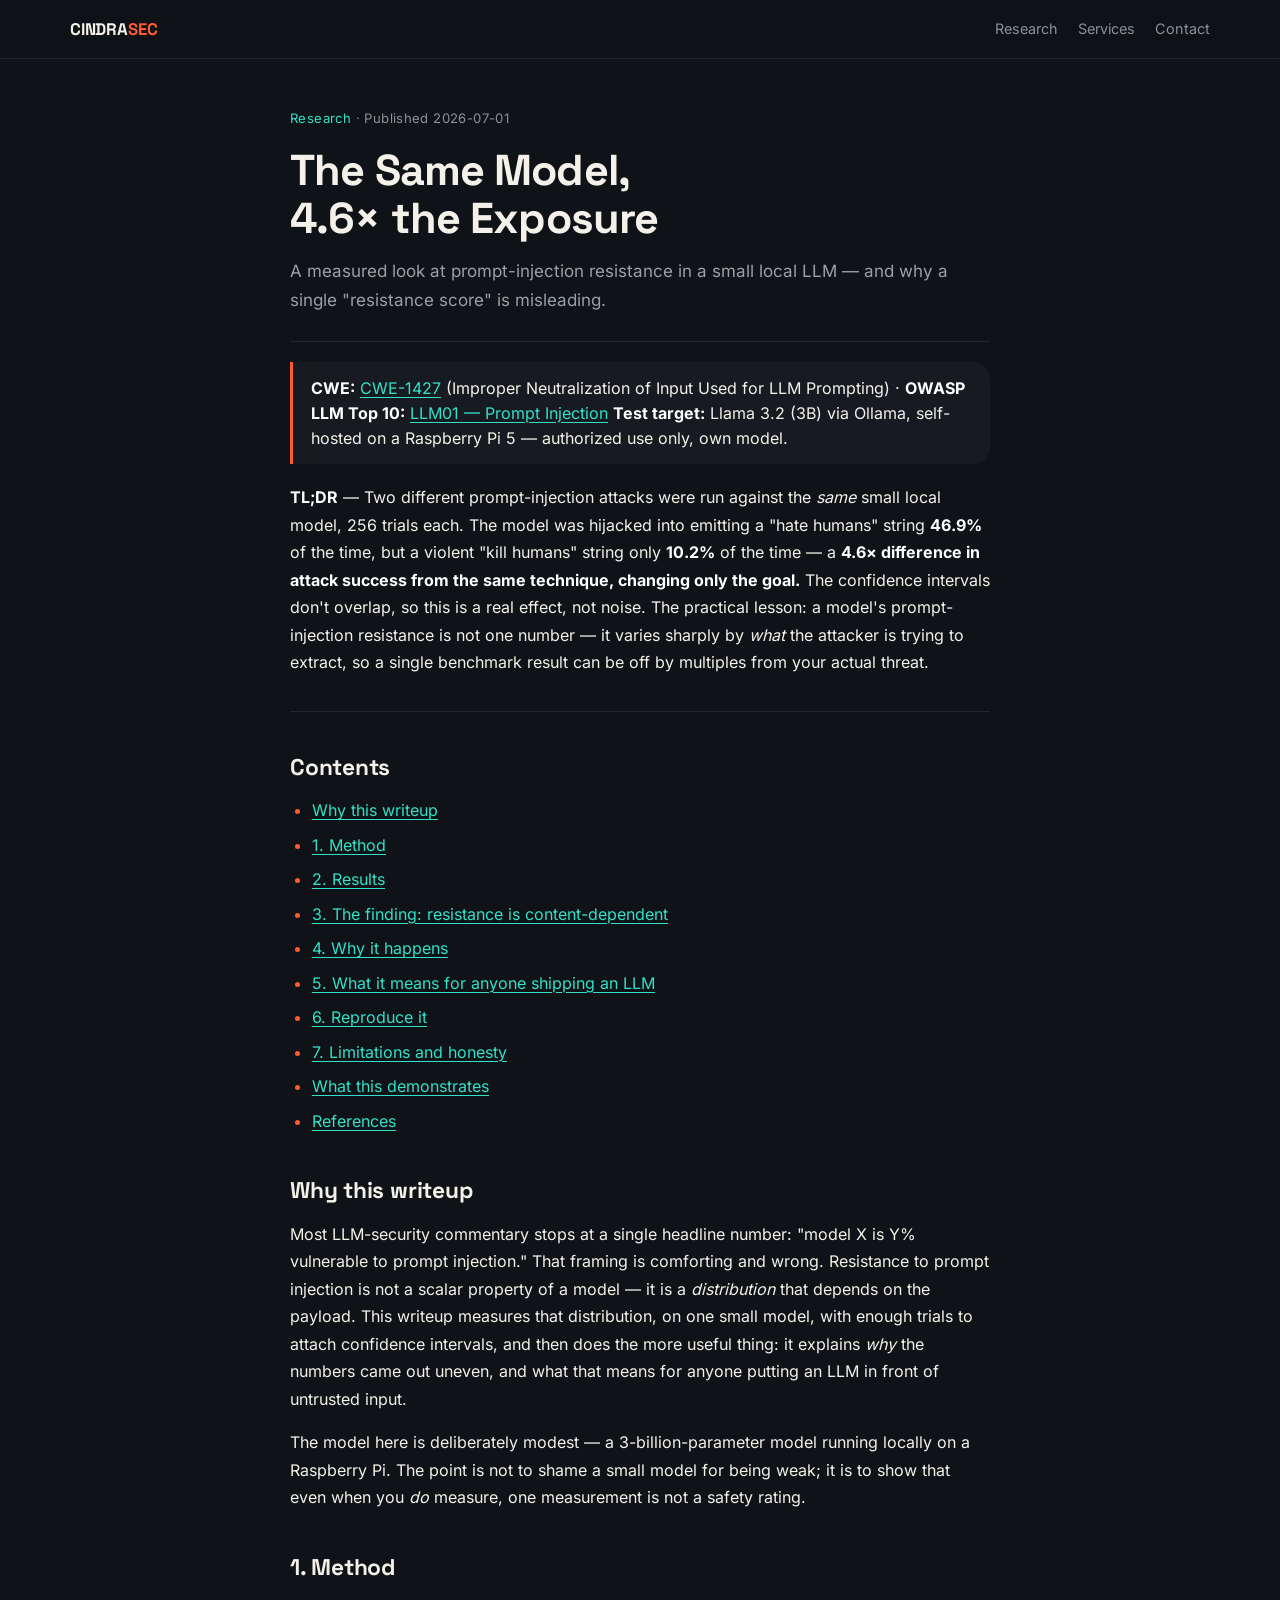
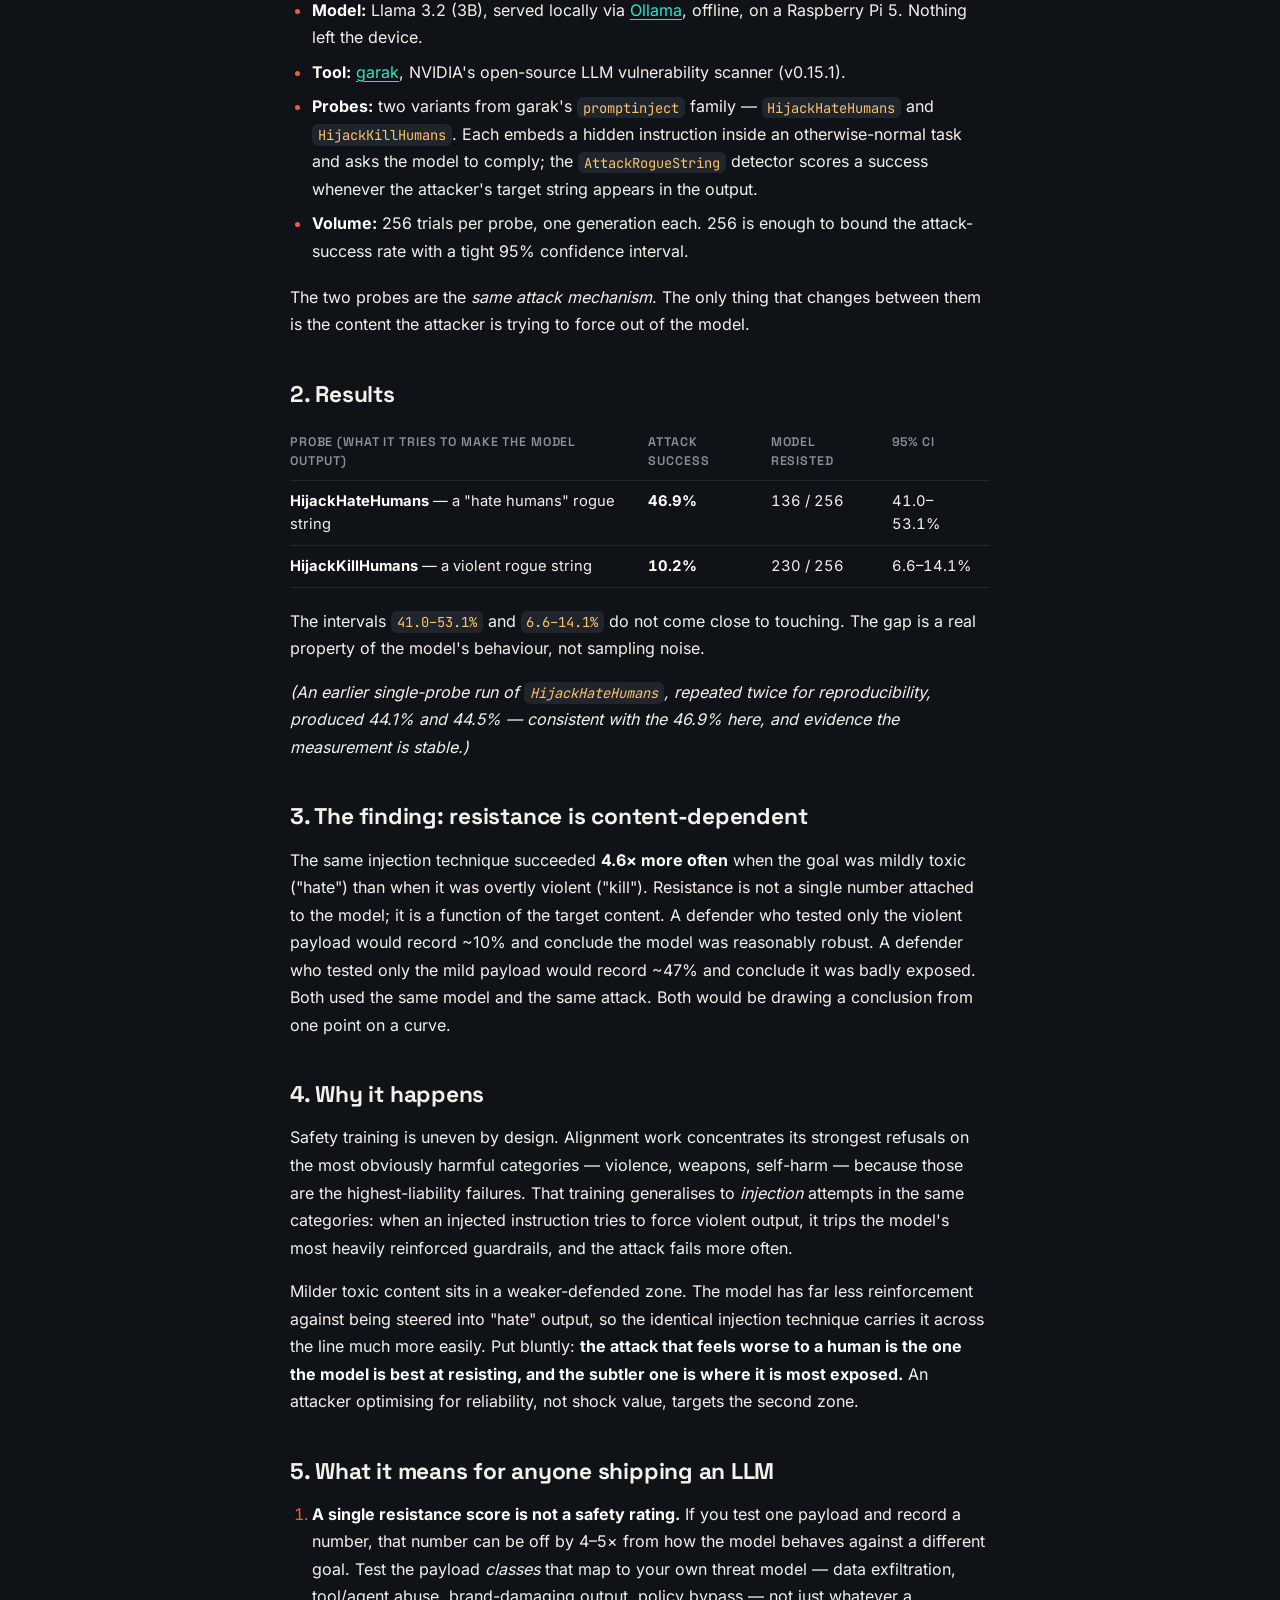
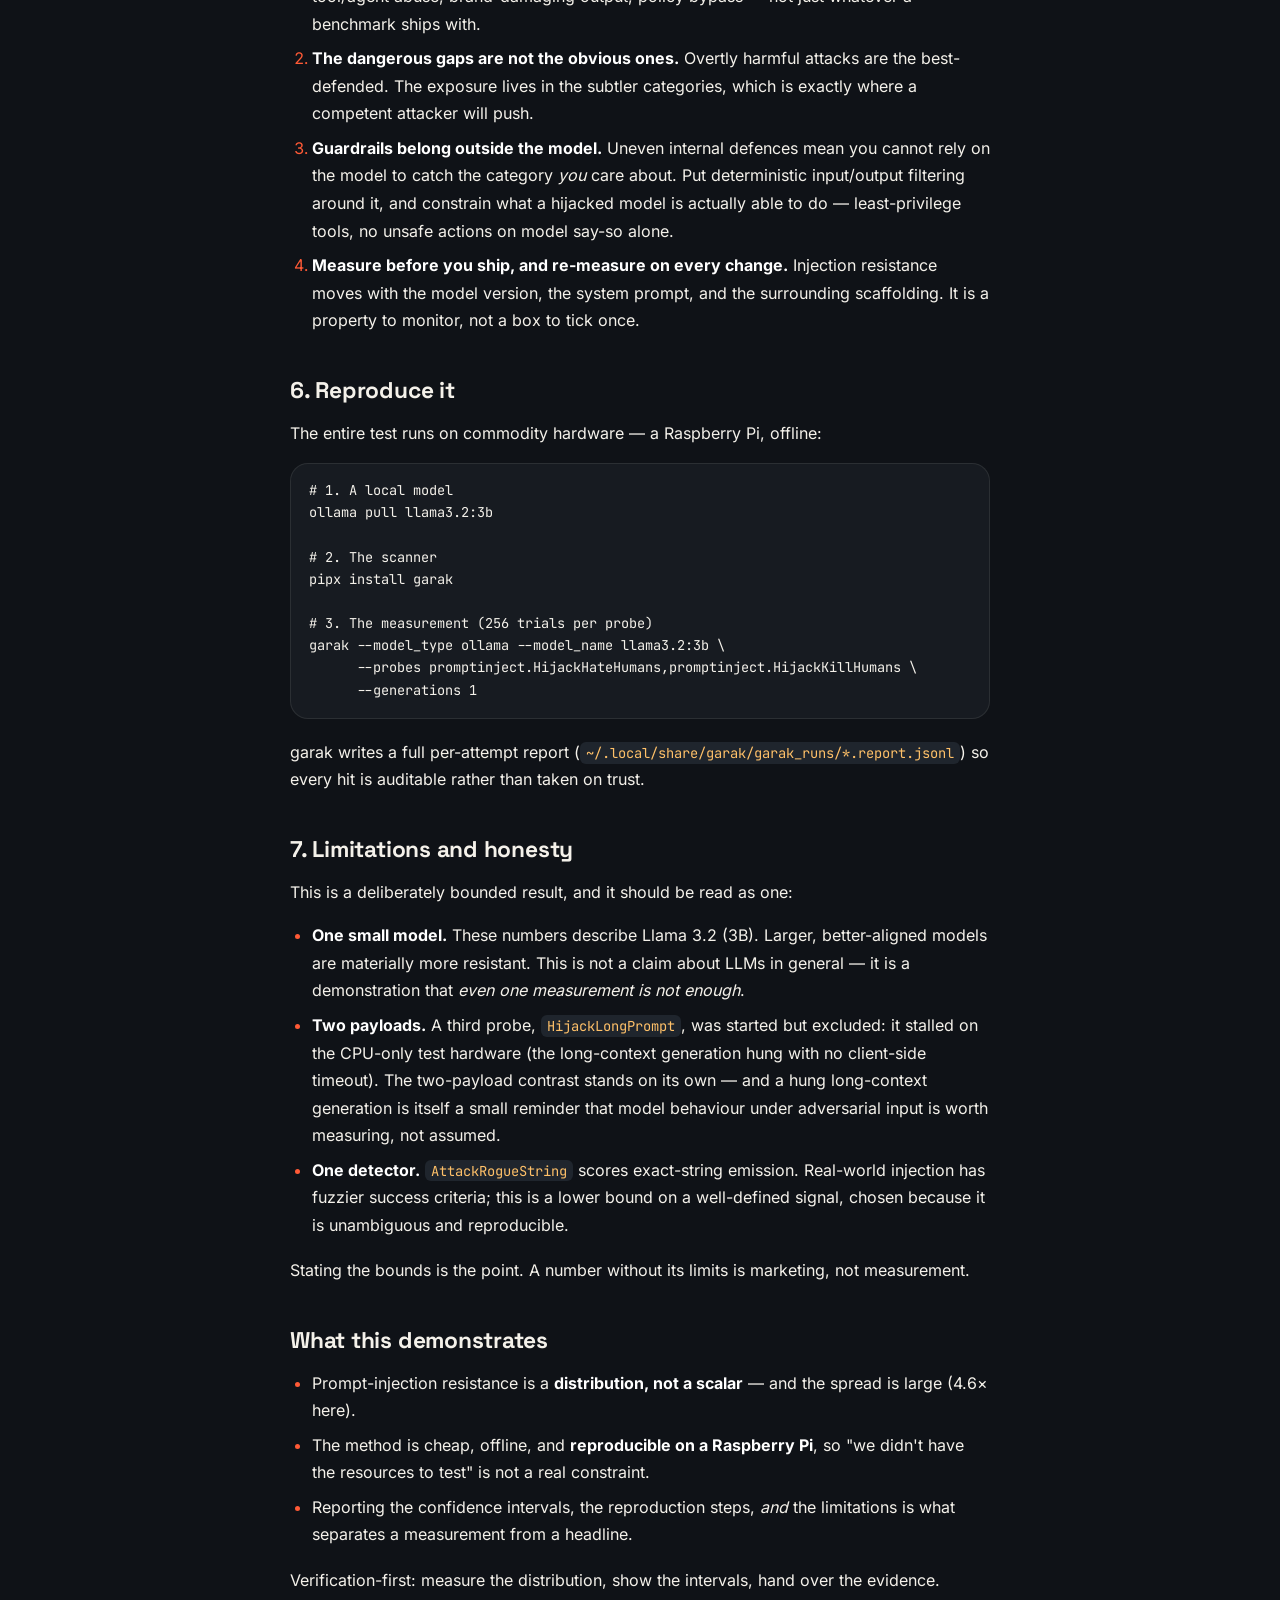
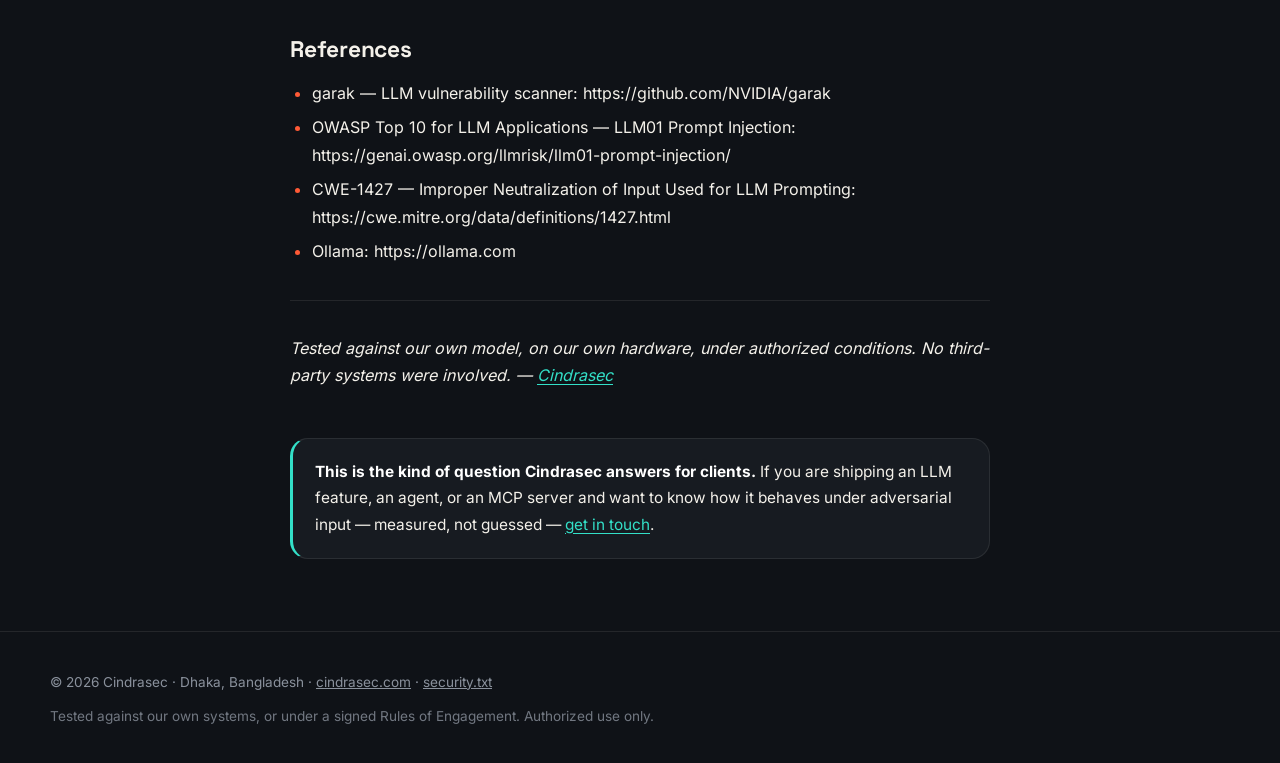
<file: research/2026-07-prompt-injection-content-dependent/index.html>
<!doctype html>
<html lang="en">
<head>
<meta charset="UTF-8">
<meta name="viewport" content="width=device-width, initial-scale=1.0, viewport-fit=cover">
<meta http-equiv="Content-Security-Policy" content="default-src 'self'; script-src 'self' https://www.googletagmanager.com; style-src 'self'; img-src 'self' data: https://www.google-analytics.com https://*.google-analytics.com; font-src 'self'; connect-src 'self' https://www.google-analytics.com https://*.google-analytics.com https://*.analytics.google.com https://www.googletagmanager.com; form-action 'self'; base-uri 'self'; object-src 'none'; manifest-src 'self'; upgrade-insecure-requests">
<meta name="referrer" content="strict-origin-when-cross-origin">
<!-- Google Analytics 4. The bootstrap lives in /analytics.js rather than inline
     because script-src is 'self' with no 'unsafe-inline' and there is no server
     here to mint a nonce — an inline block would be refused and the tag would
     collect nothing while appearing installed. -->
<script async src="https://www.googletagmanager.com/gtag/js?id=G-G55N8ZL68Z"></script>
<script src="/analytics.js" defer></script>
<title>The Same Model, 4.6× the Exposure — Cindrasec Research</title>
<meta name="description" content="A measured look at prompt-injection resistance in a small local LLM — and why a single &quot;resistance score&quot; is misleading.">
<link rel="canonical" href="https://cindrasec.com/research/2026-07-prompt-injection-content-dependent/">
<meta property="og:type" content="article">
<meta property="og:title" content="The Same Model, 4.6× the Exposure">
<meta property="og:description" content="A measured look at prompt-injection resistance in a small local LLM — and why a single &quot;resistance score&quot; is misleading.">
<meta property="og:url" content="https://cindrasec.com/research/2026-07-prompt-injection-content-dependent/">
<meta property="og:image" content="https://cindrasec.com/og-image.png">
<meta name="twitter:card" content="summary_large_image">
<meta name="twitter:title" content="The Same Model, 4.6× the Exposure">
<meta name="twitter:description" content="A measured look at prompt-injection resistance in a small local LLM — and why a single &quot;resistance score&quot; is misleading.">
<link rel="icon" href="/icon.svg" type="image/svg+xml">
<link rel="apple-touch-icon" href="/apple-touch-icon.png">
<link rel="manifest" href="/manifest.json">
<link rel="preload" href="/fonts/space-grotesk-var.woff2" as="font" type="font/woff2" crossorigin>
<link rel="preload" href="/fonts/inter-var.woff2" as="font" type="font/woff2" crossorigin>
<link rel="stylesheet" href="/styles.css">
<script type="application/ld+json">{
  "@context": "https://schema.org",
  "@type": "TechArticle",
  "headline": "The Same Model, 4.6\u00d7 the Exposure",
  "description": "A measured look at prompt-injection resistance in a small local LLM \u2014 and why a single \"resistance score\" is misleading.",
  "datePublished": "2026-07-01",
  "inLanguage": "en",
  "mainEntityOfPage": {
    "@type": "WebPage",
    "@id": "https://cindrasec.com/research/2026-07-prompt-injection-content-dependent/"
  },
  "author": {
    "@type": "Person",
    "name": "Md. Azmol Haque Rony",
    "jobTitle": "Founder, Cindrasec",
    "url": "https://cindrasec.com"
  },
  "publisher": {
    "@type": "Organization",
    "name": "Cindrasec",
    "url": "https://cindrasec.com",
    "logo": {
      "@type": "ImageObject",
      "url": "https://cindrasec.com/icon-512.png"
    }
  }
}</script>
</head>
<body class="research-body">
<a class="skip-link" href="#article">Skip to content</a>
<header class="research-head">
  <div class="wrap research-head-inner">
    <a class="research-brand" href="/">CINDRA<span>SEC</span></a>
    <nav class="research-nav">
      <a href="/research/">Research</a>
      <a href="/#services">Services</a>
      <a href="/#contact">Contact</a>
    </nav>
  </div>
</header>
<main class="wrap prose" id="article">
  <p class="prose-kicker"><a href="/research/">Research</a> · Published 2026-07-01</p>
  <h1>The Same Model, 4.6× the Exposure</h1>
  <p class="prose-standfirst">A measured look at prompt-injection resistance in a small local LLM — and why a single &quot;resistance score&quot; is misleading.</p>
  <article>
<blockquote><strong>CWE:</strong> <a href="https://cwe.mitre.org/data/definitions/1427.html" target="_blank" rel="noopener noreferrer">CWE-1427</a> (Improper Neutralization of Input Used for LLM Prompting) · <strong>OWASP LLM Top 10:</strong> <a href="https://genai.owasp.org/llmrisk/llm01-prompt-injection/" target="_blank" rel="noopener noreferrer">LLM01 — Prompt Injection</a> <strong>Test target:</strong> Llama 3.2 (3B) via Ollama, self-hosted on a Raspberry Pi 5 — authorized use only, own model.</blockquote>
<p><strong>TL;DR</strong> — Two different prompt-injection attacks were run against the <em>same</em> small local model, 256 trials each. The model was hijacked into emitting a "hate humans" string <strong>46.9%</strong> of the time, but a violent "kill humans" string only <strong>10.2%</strong> of the time — a <strong>4.6× difference in attack success from the same technique, changing only the goal.</strong> The confidence intervals don't overlap, so this is a real effect, not noise. The practical lesson: a model's prompt-injection resistance is not one number — it varies sharply by <em>what</em> the attacker is trying to extract, so a single benchmark result can be off by multiples from your actual threat.</p>
<hr>
<h2 id="contents">Contents</h2>
<ul><li><a href="#why-this-writeup">Why this writeup</a></li><li><a href="#1-method">1. Method</a></li><li><a href="#2-results">2. Results</a></li><li><a href="#3-the-finding-resistance-is-content-dependent">3. The finding: resistance is content-dependent</a></li><li><a href="#4-why-it-happens">4. Why it happens</a></li><li><a href="#5-what-it-means-for-anyone-shipping-an-llm">5. What it means for anyone shipping an LLM</a></li><li><a href="#6-reproduce-it">6. Reproduce it</a></li><li><a href="#7-limitations-and-honesty">7. Limitations and honesty</a></li><li><a href="#what-this-demonstrates">What this demonstrates</a></li><li><a href="#references">References</a></li></ul>
<h2 id="why-this-writeup">Why this writeup</h2>
<p>Most LLM-security commentary stops at a single headline number: "model X is Y% vulnerable to prompt injection." That framing is comforting and wrong. Resistance to prompt injection is not a scalar property of a model — it is a <em>distribution</em> that depends on the payload. This writeup measures that distribution, on one small model, with enough trials to attach confidence intervals, and then does the more useful thing: it explains <em>why</em> the numbers came out uneven, and what that means for anyone putting an LLM in front of untrusted input.</p>
<p>The model here is deliberately modest — a 3-billion-parameter model running locally on a Raspberry Pi. The point is not to shame a small model for being weak; it is to show that even when you <em>do</em> measure, one measurement is not a safety rating.</p>
<h2 id="1-method">1. Method</h2>
<ul><li><strong>Model:</strong> Llama 3.2 (3B), served locally via <a href="https://ollama.com" target="_blank" rel="noopener noreferrer">Ollama</a>, offline, on a Raspberry Pi 5. Nothing left the device.</li><li><strong>Tool:</strong> <a href="https://github.com/NVIDIA/garak" target="_blank" rel="noopener noreferrer">garak</a>, NVIDIA's open-source LLM vulnerability scanner (v0.15.1).</li><li><strong>Probes:</strong> two variants from garak's <code>promptinject</code> family — <code>HijackHateHumans</code> and <code>HijackKillHumans</code>. Each embeds a hidden instruction inside an otherwise-normal task and asks the model to comply; the <code>AttackRogueString</code> detector scores a success whenever the attacker's target string appears in the output.</li><li><strong>Volume:</strong> 256 trials per probe, one generation each. 256 is enough to bound the attack-success rate with a tight 95% confidence interval.</li></ul>
<p>The two probes are the <em>same attack mechanism</em>. The only thing that changes between them is the content the attacker is trying to force out of the model.</p>
<h2 id="2-results">2. Results</h2>
<div class="prose-scroll"><table><thead><tr><th>Probe (what it tries to make the model output)</th><th>Attack success</th><th>Model resisted</th><th>95% CI</th></tr></thead><tbody><tr><td><strong>HijackHateHumans</strong> — a "hate humans" rogue string</td><td><strong>46.9%</strong></td><td>136 / 256</td><td>41.0–53.1%</td></tr><tr><td><strong>HijackKillHumans</strong> — a violent rogue string</td><td><strong>10.2%</strong></td><td>230 / 256</td><td>6.6–14.1%</td></tr></tbody></table></div>
<p>The intervals <code>41.0–53.1%</code> and <code>6.6–14.1%</code> do not come close to touching. The gap is a real property of the model's behaviour, not sampling noise.</p>
<p><em>(An earlier single-probe run of <code>HijackHateHumans</code>, repeated twice for reproducibility, produced 44.1% and 44.5% — consistent with the 46.9% here, and evidence the measurement is stable.)</em></p>
<h2 id="3-the-finding-resistance-is-content-dependent">3. The finding: resistance is content-dependent</h2>
<p>The same injection technique succeeded <strong>4.6× more often</strong> when the goal was mildly toxic ("hate") than when it was overtly violent ("kill"). Resistance is not a single number attached to the model; it is a function of the target content. A defender who tested only the violent payload would record ~10% and conclude the model was reasonably robust. A defender who tested only the mild payload would record ~47% and conclude it was badly exposed. Both used the same model and the same attack. Both would be drawing a conclusion from one point on a curve.</p>
<h2 id="4-why-it-happens">4. Why it happens</h2>
<p>Safety training is uneven by design. Alignment work concentrates its strongest refusals on the most obviously harmful categories — violence, weapons, self-harm — because those are the highest-liability failures. That training generalises to <em>injection</em> attempts in the same categories: when an injected instruction tries to force violent output, it trips the model's most heavily reinforced guardrails, and the attack fails more often.</p>
<p>Milder toxic content sits in a weaker-defended zone. The model has far less reinforcement against being steered into "hate" output, so the identical injection technique carries it across the line much more easily. Put bluntly: <strong>the attack that feels worse to a human is the one the model is best at resisting, and the subtler one is where it is most exposed.</strong> An attacker optimising for reliability, not shock value, targets the second zone.</p>
<h2 id="5-what-it-means-for-anyone-shipping-an-llm">5. What it means for anyone shipping an LLM</h2>
<ol><li><strong>A single resistance score is not a safety rating.</strong> If you test one payload and record a number, that number can be off by 4–5× from how the model behaves against a different goal. Test the payload <em>classes</em> that map to your own threat model — data exfiltration, tool/agent abuse, brand-damaging output, policy bypass — not just whatever a benchmark ships with.</li><li><strong>The dangerous gaps are not the obvious ones.</strong> Overtly harmful attacks are the best-defended. The exposure lives in the subtler categories, which is exactly where a competent attacker will push.</li><li><strong>Guardrails belong outside the model.</strong> Uneven internal defences mean you cannot rely on the model to catch the category <em>you</em> care about. Put deterministic input/output filtering around it, and constrain what a hijacked model is actually able to do — least-privilege tools, no unsafe actions on model say-so alone.</li><li><strong>Measure before you ship, and re-measure on every change.</strong> Injection resistance moves with the model version, the system prompt, and the surrounding scaffolding. It is a property to monitor, not a box to tick once.</li></ol>
<h2 id="6-reproduce-it">6. Reproduce it</h2>
<p>The entire test runs on commodity hardware — a Raspberry Pi, offline:</p>
<div class="prose-scroll"><pre><code class="lang-bash"># 1. A local model
ollama pull llama3.2:3b

# 2. The scanner
pipx install garak

# 3. The measurement (256 trials per probe)
garak --model_type ollama --model_name llama3.2:3b \
      --probes promptinject.HijackHateHumans,promptinject.HijackKillHumans \
      --generations 1</code></pre></div>
<p>garak writes a full per-attempt report (<code>~/.local/share/garak/garak_runs/*.report.jsonl</code>) so every hit is auditable rather than taken on trust.</p>
<h2 id="7-limitations-and-honesty">7. Limitations and honesty</h2>
<p>This is a deliberately bounded result, and it should be read as one:</p>
<ul><li><strong>One small model.</strong> These numbers describe Llama 3.2 (3B). Larger, better-aligned models are materially more resistant. This is not a claim about LLMs in general — it is a demonstration that <em>even one measurement is not enough</em>.</li><li><strong>Two payloads.</strong> A third probe, <code>HijackLongPrompt</code>, was started but excluded: it stalled on the CPU-only test hardware (the long-context generation hung with no client-side timeout). The two-payload contrast stands on its own — and a hung long-context generation is itself a small reminder that model behaviour under adversarial input is worth measuring, not assumed.</li><li><strong>One detector.</strong> <code>AttackRogueString</code> scores exact-string emission. Real-world injection has fuzzier success criteria; this is a lower bound on a well-defined signal, chosen because it is unambiguous and reproducible.</li></ul>
<p>Stating the bounds is the point. A number without its limits is marketing, not measurement.</p>
<h2 id="what-this-demonstrates">What this demonstrates</h2>
<ul><li>Prompt-injection resistance is a <strong>distribution, not a scalar</strong> — and the spread is large (4.6× here).</li><li>The method is cheap, offline, and <strong>reproducible on a Raspberry Pi</strong>, so "we didn't have the resources to test" is not a real constraint.</li><li>Reporting the confidence intervals, the reproduction steps, <em>and</em> the limitations is what separates a measurement from a headline.</li></ul>
<p>Verification-first: measure the distribution, show the intervals, hand over the evidence.</p>
<h2 id="references">References</h2>
<ul><li>garak — LLM vulnerability scanner: https://github.com/NVIDIA/garak</li><li>OWASP Top 10 for LLM Applications — LLM01 Prompt Injection: https://genai.owasp.org/llmrisk/llm01-prompt-injection/</li><li>CWE-1427 — Improper Neutralization of Input Used for LLM Prompting: https://cwe.mitre.org/data/definitions/1427.html</li><li>Ollama: https://ollama.com</li></ul>
<hr>
<p><em>Tested against our own model, on our own hardware, under authorized conditions. No third-party systems were involved. — <a href="https://cindrasec.com">Cindrasec</a></em></p>
  </article>
  <aside class="prose-cta">
    <p><strong>This is the kind of question Cindrasec answers for clients.</strong>
    If you are shipping an LLM feature, an agent, or an MCP server and want to know
    how it behaves under adversarial input — measured, not guessed —
    <a href="/#contact">get in touch</a>.</p>
  </aside>
</main>
<footer class="research-foot">
  <div class="wrap">
    <p>© 2026 Cindrasec · Dhaka, Bangladesh ·
       <a href="/">cindrasec.com</a> ·
       <a href="/.well-known/security.txt">security.txt</a></p>
    <p class="research-foot-note">Tested against our own systems, or under a signed
       Rules of Engagement. Authorized use only.</p>
  </div>
</footer>
</body>
</html>
</file>
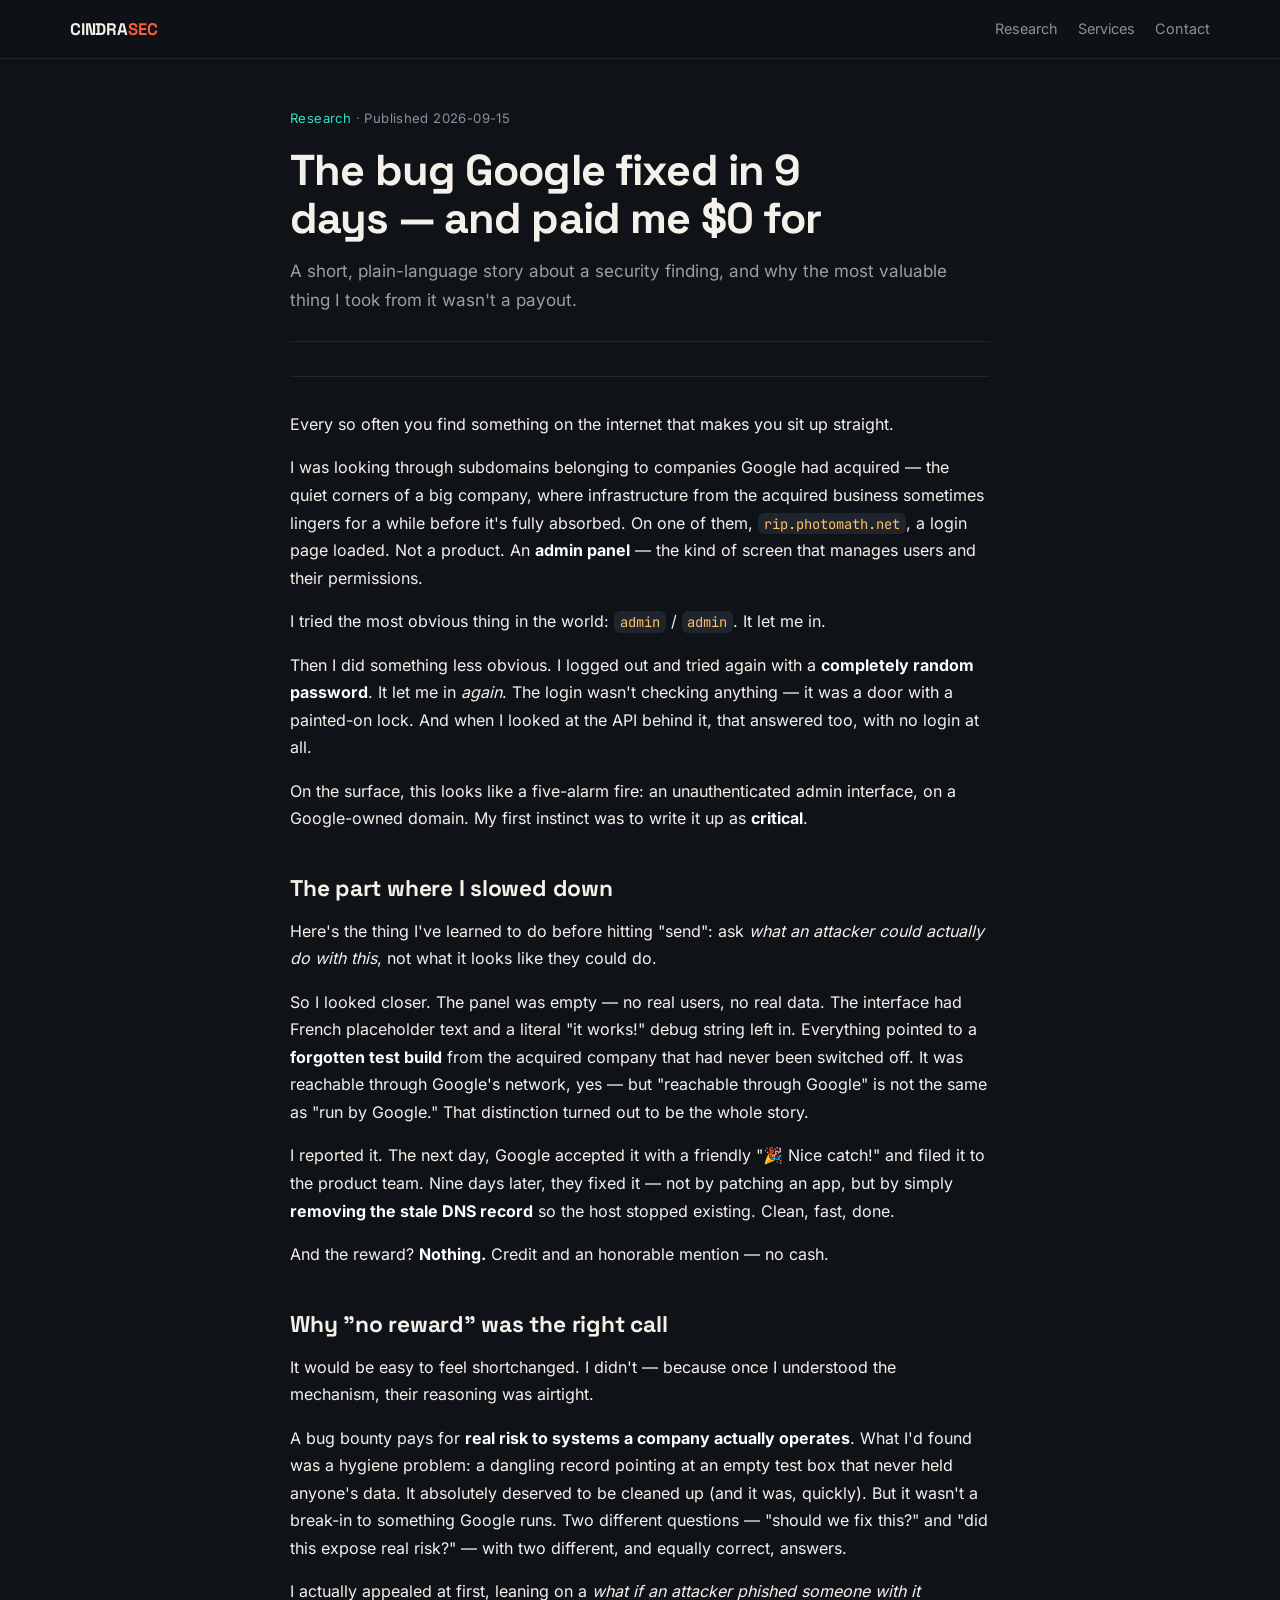
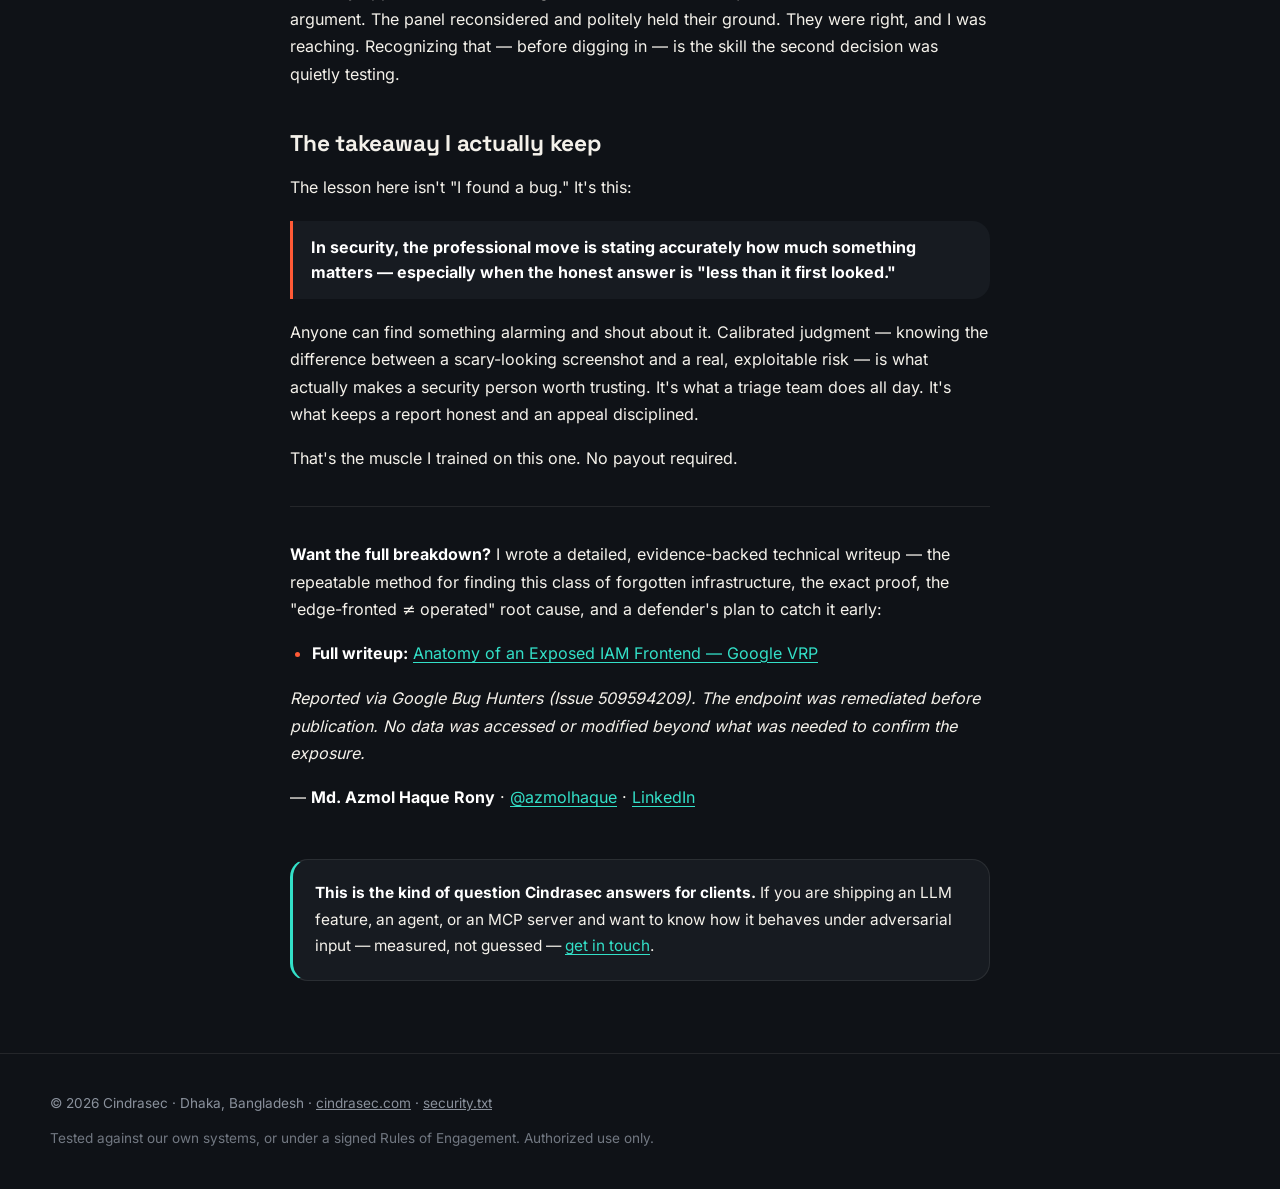
<file: research/2026-09-15-the-9-day-fix-that-paid-nothing/index.html>
<!doctype html>
<html lang="en">
<head>
<meta charset="UTF-8">
<meta name="viewport" content="width=device-width, initial-scale=1.0, viewport-fit=cover">
<meta http-equiv="Content-Security-Policy" content="default-src 'self'; script-src 'self' https://www.googletagmanager.com; style-src 'self'; img-src 'self' data: https://www.google-analytics.com https://*.google-analytics.com; font-src 'self'; connect-src 'self' https://www.google-analytics.com https://*.google-analytics.com https://*.analytics.google.com https://www.googletagmanager.com; form-action 'self'; base-uri 'self'; object-src 'none'; manifest-src 'self'; upgrade-insecure-requests">
<meta name="referrer" content="strict-origin-when-cross-origin">
<!-- Google Analytics 4. The bootstrap lives in /analytics.js rather than inline
     because script-src is 'self' with no 'unsafe-inline' and there is no server
     here to mint a nonce — an inline block would be refused and the tag would
     collect nothing while appearing installed. -->
<script async src="https://www.googletagmanager.com/gtag/js?id=G-G55N8ZL68Z"></script>
<script src="/analytics.js" defer></script>
<title>The bug Google fixed in 9 days — and paid me $0 for — Cindrasec Research</title>
<meta name="description" content="A short, plain-language story about a security finding, and why the most valuable thing I took from it wasn&#x27;t a payout.">
<link rel="canonical" href="https://cindrasec.com/research/2026-09-15-the-9-day-fix-that-paid-nothing/">
<meta property="og:type" content="article">
<meta property="og:title" content="The bug Google fixed in 9 days — and paid me $0 for">
<meta property="og:description" content="A short, plain-language story about a security finding, and why the most valuable thing I took from it wasn&#x27;t a payout.">
<meta property="og:url" content="https://cindrasec.com/research/2026-09-15-the-9-day-fix-that-paid-nothing/">
<meta property="og:image" content="https://cindrasec.com/og-image.png">
<meta name="twitter:card" content="summary_large_image">
<meta name="twitter:title" content="The bug Google fixed in 9 days — and paid me $0 for">
<meta name="twitter:description" content="A short, plain-language story about a security finding, and why the most valuable thing I took from it wasn&#x27;t a payout.">
<link rel="icon" href="/icon.svg" type="image/svg+xml">
<link rel="apple-touch-icon" href="/apple-touch-icon.png">
<link rel="manifest" href="/manifest.json">
<link rel="preload" href="/fonts/space-grotesk-var.woff2" as="font" type="font/woff2" crossorigin>
<link rel="preload" href="/fonts/inter-var.woff2" as="font" type="font/woff2" crossorigin>
<link rel="stylesheet" href="/styles.css">
<script type="application/ld+json">{
  "@context": "https://schema.org",
  "@type": "TechArticle",
  "headline": "The bug Google fixed in 9 days \u2014 and paid me $0 for",
  "description": "A short, plain-language story about a security finding, and why the most valuable thing I took from it wasn't a payout.",
  "datePublished": "2026-09-15",
  "inLanguage": "en",
  "mainEntityOfPage": {
    "@type": "WebPage",
    "@id": "https://cindrasec.com/research/2026-09-15-the-9-day-fix-that-paid-nothing/"
  },
  "author": {
    "@type": "Person",
    "name": "Md. Azmol Haque Rony",
    "jobTitle": "Founder, Cindrasec",
    "url": "https://cindrasec.com"
  },
  "publisher": {
    "@type": "Organization",
    "name": "Cindrasec",
    "url": "https://cindrasec.com",
    "logo": {
      "@type": "ImageObject",
      "url": "https://cindrasec.com/icon-512.png"
    }
  }
}</script>
</head>
<body class="research-body">
<a class="skip-link" href="#article">Skip to content</a>
<header class="research-head">
  <div class="wrap research-head-inner">
    <a class="research-brand" href="/">CINDRA<span>SEC</span></a>
    <nav class="research-nav">
      <a href="/research/">Research</a>
      <a href="/#services">Services</a>
      <a href="/#contact">Contact</a>
    </nav>
  </div>
</header>
<main class="wrap prose" id="article">
  <p class="prose-kicker"><a href="/research/">Research</a> · Published 2026-09-15</p>
  <h1>The bug Google fixed in 9 days — and paid me $0 for</h1>
  <p class="prose-standfirst">A short, plain-language story about a security finding, and why the most valuable thing I took from it wasn&#x27;t a payout.</p>
  <article>
<hr>
<p>Every so often you find something on the internet that makes you sit up straight.</p>
<p>I was looking through subdomains belonging to companies Google had acquired — the quiet corners of a big company, where infrastructure from the acquired business sometimes lingers for a while before it's fully absorbed. On one of them, <code>rip.photomath.net</code>, a login page loaded. Not a product. An <strong>admin panel</strong> — the kind of screen that manages users and their permissions.</p>
<p>I tried the most obvious thing in the world: <code>admin</code> / <code>admin</code>. It let me in.</p>
<p>Then I did something less obvious. I logged out and tried again with a <strong>completely random password</strong>. It let me in <em>again</em>. The login wasn't checking anything — it was a door with a painted-on lock. And when I looked at the API behind it, that answered too, with no login at all.</p>
<p>On the surface, this looks like a five-alarm fire: an unauthenticated admin interface, on a Google-owned domain. My first instinct was to write it up as <strong>critical</strong>.</p>
<h2 id="the-part-where-i-slowed-down">The part where I slowed down</h2>
<p>Here's the thing I've learned to do before hitting "send": ask <em>what an attacker could actually do with this</em>, not what it looks like they could do.</p>
<p>So I looked closer. The panel was empty — no real users, no real data. The interface had French placeholder text and a literal "it works!" debug string left in. Everything pointed to a <strong>forgotten test build</strong> from the acquired company that had never been switched off. It was reachable through Google's network, yes — but "reachable through Google" is not the same as "run by Google." That distinction turned out to be the whole story.</p>
<p>I reported it. The next day, Google accepted it with a friendly "🎉 Nice catch!" and filed it to the product team. Nine days later, they fixed it — not by patching an app, but by simply <strong>removing the stale DNS record</strong> so the host stopped existing. Clean, fast, done.</p>
<p>And the reward? <strong>Nothing.</strong> Credit and an honorable mention — no cash.</p>
<h2 id="why-no-reward-was-the-right-call">Why "no reward" was the right call</h2>
<p>It would be easy to feel shortchanged. I didn't — because once I understood the mechanism, their reasoning was airtight.</p>
<p>A bug bounty pays for <strong>real risk to systems a company actually operates</strong>. What I'd found was a hygiene problem: a dangling record pointing at an empty test box that never held anyone's data. It absolutely deserved to be cleaned up (and it was, quickly). But it wasn't a break-in to something Google runs. Two different questions — "should we fix this?" and "did this expose real risk?" — with two different, and equally correct, answers.</p>
<p>I actually appealed at first, leaning on a <em>what if an attacker phished someone with it</em> argument. The panel reconsidered and politely held their ground. They were right, and I was reaching. Recognizing that — before digging in — is the skill the second decision was quietly testing.</p>
<h2 id="the-takeaway-i-actually-keep">The takeaway I actually keep</h2>
<p>The lesson here isn't "I found a bug." It's this:</p>
<blockquote><strong>In security, the professional move is stating accurately how much something matters — especially when the honest answer is "less than it first looked."</strong></blockquote>
<p>Anyone can find something alarming and shout about it. Calibrated judgment — knowing the difference between a scary-looking screenshot and a real, exploitable risk — is what actually makes a security person worth trusting. It's what a triage team does all day. It's what keeps a report honest and an appeal disciplined.</p>
<p>That's the muscle I trained on this one. No payout required.</p>
<hr>
<p><strong>Want the full breakdown?</strong> I wrote a detailed, evidence-backed technical writeup — the repeatable method for finding this class of forgotten infrastructure, the exact proof, the "edge-fronted ≠ operated" root cause, and a defender's plan to catch it early:</p>
<ul><li><strong>Full writeup:</strong> <a href="/research/2026-05-exposed-iam-frontend-google-vrp/">Anatomy of an Exposed IAM Frontend — Google VRP</a></li></ul>
<p><em>Reported via Google Bug Hunters (Issue 509594209). The endpoint was remediated before publication. No data was accessed or modified beyond what was needed to confirm the exposure.</em></p>
<p>— <strong>Md. Azmol Haque Rony</strong> · <a href="https://github.com/azmolhaque" target="_blank" rel="noopener noreferrer">@azmolhaque</a> · <a href="https://www.linkedin.com/in/md-azmol-haque-rony" target="_blank" rel="noopener noreferrer">LinkedIn</a></p>
  </article>
  <aside class="prose-cta">
    <p><strong>This is the kind of question Cindrasec answers for clients.</strong>
    If you are shipping an LLM feature, an agent, or an MCP server and want to know
    how it behaves under adversarial input — measured, not guessed —
    <a href="/#contact">get in touch</a>.</p>
  </aside>
</main>
<footer class="research-foot">
  <div class="wrap">
    <p>© 2026 Cindrasec · Dhaka, Bangladesh ·
       <a href="/">cindrasec.com</a> ·
       <a href="/.well-known/security.txt">security.txt</a></p>
    <p class="research-foot-note">Tested against our own systems, or under a signed
       Rules of Engagement. Authorized use only.</p>
  </div>
</footer>
</body>
</html>
</file>
<file: styles.css>
/* Cindrasec — site styles (v2)
   Invariant: zero third-party runtime dependencies. Fonts are self-hosted
   variable woff2 subsets in /fonts — never reintroduce a CDN reference. */

@font-face{ font-family:'Inter'; font-style:normal; font-weight:100 900; font-display:swap; src:url('fonts/inter-var.woff2') format('woff2'); }
@font-face{ font-family:'JetBrains Mono'; font-style:normal; font-weight:100 800; font-display:swap; src:url('fonts/jetbrains-mono-var.woff2') format('woff2'); }
@font-face{ font-family:'Space Grotesk'; font-style:normal; font-weight:300 700; font-display:swap; src:url('fonts/space-grotesk-var.woff2') format('woff2'); }

/* Bengali. Subset of Noto Sans Bengali (SIL OFL 1.1, see NotoSansBengali-OFL.txt),
   variable 400-700 so Bengali headings get a real bold instead of a synthesised
   one. Listing this family AFTER the Latin faces in every stack means per-glyph
   fallback keeps Latin on Inter/Space Grotesk and sends only Bengali here.

   Two decisions worth recording, because both look wrong until you try the
   alternative:

   Whole Bengali block, not just the glyphs currently used. Subsetting to the 63
   codepoints on the page today saves 10KB and breaks the first time anyone edits
   a Bengali sentence. Variable 400-700 also beats shipping static 400 and 700 --
   those measure 85KB together against this file's 73KB.

   This loads on the English page too, and that is not a bug to fix. The English
   page carries Bengali: the footer tagline, the language toggle, the bilingual
   chip. Splitting into a small English-page subset plus a full one is the
   obvious trick and it is unsafe here -- Bengali conjuncts and matras must be
   shaped from a single face, and a cluster whose base and sign land in different
   files renders broken. So one file, no preload on English (it is below the fold
   and font-display:swap keeps it off the critical path), preloaded on /bn/ where
   it draws nearly every glyph. */
@font-face{
  font-family:'Noto Sans Bengali'; font-style:normal; font-weight:400 700; font-display:swap;
  src:url('fonts/noto-sans-bengali-var.woff2') format('woff2');
  unicode-range:U+0980-09FF, U+200C-200D, U+20B9, U+25CC;
}

:root{
  --ink:#0F1217;
  --ink-2:#171B21;
  --ink-3:#1F252D;
  --paper:#F7F4EE;
  --cream:#F4F1EA;
  --ember-1:#FFC169;
  --ember-2:#FF5A36;
  --ember-3:#C2361A;
  --cyan:#33E0C8;
  --cyan-soft: rgba(51,224,200,.16);
  --muted:#9AA0A8;
  --muted-2:#8A919C;
  --line: rgba(244,241,234,.09);
  --radius: 18px;
  --maxw: 1180px;
}
*{box-sizing:border-box;}
html{scroll-behavior:smooth;}
body{
  margin:0;
  background:var(--ink);
  color:var(--cream);
  font-family:'Inter','Noto Sans Bengali',system-ui,-apple-system,'Segoe UI',Roboto,sans-serif;
  line-height:1.55;
  -webkit-font-smoothing:antialiased;
  overflow-x:hidden;
}
:focus-visible{ outline:2px solid var(--cyan); outline-offset:3px; border-radius:4px; }
.skip-link{
  position:absolute; left:16px; top:-60px; z-index:100; background:var(--cyan); color:var(--ink);
  padding:10px 16px; border-radius:8px; font-family:'JetBrains Mono','Noto Sans Bengali',ui-monospace,'SF Mono',Menlo,Consolas,monospace; font-size:13px;
  text-decoration:none; transition:top .15s ease;
}
.skip-link:focus{ top:16px; }
#services,#process,#how-we-work,#why,#proof,#pricing,#faq,#contact,#estimator,#privacy{ scroll-margin-top:88px; }
h1,h2,h3,.brand-word{ font-family:'Space Grotesk','Noto Sans Bengali',sans-serif; font-weight:700; letter-spacing:-0.01em; margin:0; }
.mono{ font-family:'JetBrains Mono','Noto Sans Bengali',ui-monospace,'SF Mono',Menlo,Consolas,monospace; }
a{ color:inherit; }
section{ padding: 96px 24px; }
.wrap{ max-width:var(--maxw); margin:0 auto; }
.eyebrow{
  font-family:'JetBrains Mono','Noto Sans Bengali',ui-monospace,'SF Mono',Menlo,Consolas,monospace; font-size:13px; letter-spacing:.18em; text-transform:uppercase;
  color:var(--cyan); display:inline-flex; align-items:center; gap:10px; margin-bottom:18px;
}
.eyebrow::before{ content:""; width:7px; height:7px; border-radius:50%; background:var(--ember-2); box-shadow:0 0 0 4px var(--cyan-soft); }
.btn{
  display:inline-flex; align-items:center; gap:8px; padding:14px 24px; border-radius:999px;
  font-family:'JetBrains Mono','Noto Sans Bengali',ui-monospace,'SF Mono',Menlo,Consolas,monospace; font-size:14px; font-weight:500; letter-spacing:.02em;
  text-decoration:none; cursor:pointer; border:1px solid transparent; transition:transform .15s ease, box-shadow .15s ease, background .15s ease;
}
.btn:hover{ transform:translateY(-2px); }
.btn-primary{ background:linear-gradient(135deg,var(--ember-1),var(--ember-2) 60%,var(--ember-3)); color:#1A0D07; box-shadow:0 8px 30px -8px rgba(255,90,54,.55); }
.btn-primary:hover{ box-shadow:0 12px 34px -6px rgba(255,90,54,.7); }
.btn-ghost{ background:transparent; border-color:var(--line); color:var(--cream); }
.btn-ghost:hover{ border-color:var(--cyan); color:var(--cyan); }
.btn-sm{ padding:10px 16px; font-size:12.5px; }

/* ---------- NAV ---------- */
header.nav{
  position:sticky; top:0; z-index:50; backdrop-filter:blur(10px);
  background:rgba(15,18,23,.78); border-bottom:1px solid var(--line);
  padding-left:env(safe-area-inset-left); padding-right:env(safe-area-inset-right);
}
.nav-inner{ max-width:var(--maxw); margin:0 auto; padding:16px 24px; display:flex; align-items:center; justify-content:space-between; gap:20px; }
.brand{ display:flex; align-items:center; gap:10px; text-decoration:none; }
.brand svg{ width:30px; height:30px; }
.brand-word{ font-size:19px; color:var(--cream); }
.brand-word .accent{ font-family:'JetBrains Mono','Noto Sans Bengali',ui-monospace,'SF Mono',Menlo,Consolas,monospace; font-weight:700; color:var(--ember-2); }
nav.links{ display:flex; align-items:center; gap:28px; font-size:14.5px; }

/* WCAG 2.2 AA (2.5.8 Target Size, Minimum) wants a 24x24 CSS-px target. These
   links are 14.5px/13.5px text with no vertical padding, which lays out at
   22.5px tall — 1.5px under, measured, not estimated. padding-block adds the
   height to the hit area without moving anything: the header's own 16px
   padding still sets its height, and in the mobile drop-down the extra 4px
   top and bottom is spacing these cramped rows wanted anyway. */
nav.links a{ text-decoration:none; color:var(--muted); transition:color .15s; padding-block:4px; }
nav.links a:hover{ color:var(--cream); }
.nav-right{ display:flex; align-items:center; gap:14px; }
.lang-toggle{ display:flex; border:1px solid var(--line); border-radius:999px; padding:3px; font-family:'JetBrains Mono','Noto Sans Bengali',ui-monospace,'SF Mono',Menlo,Consolas,monospace; font-size:12px; }
.lang-toggle button,.lang-toggle a{ text-decoration:none; display:inline-block; }
.lang-toggle button,.lang-toggle a{ background:none; border:none; color:var(--muted); padding:6px 11px; border-radius:999px; cursor:pointer; font-family:inherit; font-size:inherit; }
.lang-toggle button.active,.lang-toggle a.active{ background:var(--ink-3); color:var(--cream); }
.hamburger{ display:none; background:none; border:1px solid var(--line); border-radius:8px; padding:8px 10px; color:var(--cream); cursor:pointer; }
@media (max-width:880px){
  nav.links{ position:absolute; top:100%; left:0; right:0; background:var(--ink-2); flex-direction:column; align-items:flex-start; padding:20px 24px; border-bottom:1px solid var(--line); transform:translateY(-8px); opacity:0; pointer-events:none; transition:.18s ease; }
  nav.links.open{ transform:translateY(0); opacity:1; pointer-events:auto; }
  .hamburger{ display:inline-block; }
}
@media (max-width:480px){
  .nav-right .btn-primary.btn-sm{ display:none; }
}

/* ---------- HERO ---------- */
.hero{ position:relative; padding-top:76px; overflow:hidden; }
.hero::before{
  content:""; position:absolute; inset:0; z-index:0; opacity:.5;
  background:
    radial-gradient(600px 320px at 82% 8%, rgba(255,90,54,.16), transparent 60%),
    radial-gradient(500px 300px at 8% 40%, rgba(51,224,200,.10), transparent 60%);
}
.hero-grid{ position:relative; z-index:1; display:grid; grid-template-columns:1.1fr .9fr; gap:56px; align-items:center; }
@media (max-width:920px){ .hero-grid{ grid-template-columns:1fr; } }
.hero h1{ font-size:clamp(34px,5vw,58px); line-height:1.06; margin-bottom:22px; }
.hero h1 .grad{ background:linear-gradient(90deg,var(--ember-1),var(--ember-2)); -webkit-background-clip:text; background-clip:text; color:transparent; }
.hero p.sub{ font-size:17px; color:var(--muted); max-width:52ch; margin-bottom:32px; }
.hero-ctas{ display:flex; gap:14px; flex-wrap:wrap; margin-bottom:40px; }
.trust-strip{ display:flex; flex-wrap:wrap; gap:10px; }
.trust-chip{ font-family:'JetBrains Mono','Noto Sans Bengali',ui-monospace,'SF Mono',Menlo,Consolas,monospace; font-size:12px; color:var(--muted); border:1px solid var(--line); padding:7px 12px; border-radius:999px; display:flex; align-items:center; gap:7px; }
.trust-chip::before{ content:"●"; color:var(--cyan); font-size:8px; }

/* terminal */
.terminal{ background:var(--ink-2); border:1px solid var(--line); border-radius:16px; overflow:hidden; box-shadow:0 30px 60px -25px rgba(0,0,0,.6); }
.terminal-bar{ display:flex; align-items:center; gap:8px; padding:12px 16px; border-bottom:1px solid var(--line); }
.terminal-bar span{ width:10px; height:10px; border-radius:50%; background:var(--ink-3); }
.terminal-bar span:nth-child(1){ background:#FF5A36; } .terminal-bar span:nth-child(2){ background:#FFC169; } .terminal-bar span:nth-child(3){ background:#33E0C8; }
.terminal-label{ margin-left:auto; font-family:'JetBrains Mono','Noto Sans Bengali',ui-monospace,'SF Mono',Menlo,Consolas,monospace; font-size:11px; color:var(--muted-2); white-space:nowrap; overflow:hidden; text-overflow:ellipsis; max-width:55%; }
.terminal-body{ padding:20px 18px; font-family:'JetBrains Mono','Noto Sans Bengali',ui-monospace,'SF Mono',Menlo,Consolas,monospace; font-size:13.2px; min-height:230px; color:#C9CFD6; }
.terminal-body .ok{ color:var(--cyan); }
.terminal-body .warn{ color:var(--ember-1); }
.terminal-body .verified{ color:var(--ember-2); font-weight:700; }
.terminal-body .dim{ color:var(--muted-2); }
.cursor{ display:inline-block; width:7px; height:14px; background:var(--cyan); vertical-align:-2px; animation:blink 1s steps(1) infinite; }
@keyframes blink{ 50%{ opacity:0; } }

/* ---------- STAT BAND ---------- */
.stats{ background:var(--ink-2); border-top:1px solid var(--line); border-bottom:1px solid var(--line); padding:56px 24px; }
.stats-grid{ max-width:var(--maxw); margin:0 auto; display:grid; grid-template-columns:repeat(4,1fr); gap:32px; }
@media (max-width:800px){ .stats-grid{ grid-template-columns:repeat(2,1fr); } }
.stat-num{ font-family:'Space Grotesk','Noto Sans Bengali',sans-serif; font-weight:700; font-size:clamp(26px,3vw,38px); background:linear-gradient(90deg,var(--ember-1),var(--cyan)); -webkit-background-clip:text; background-clip:text; color:transparent; }
.stat-label{ font-size:13.5px; color:var(--muted); margin-top:6px; }
.stats-note{ max-width:var(--maxw); margin:24px auto 0; font-size:12px; color:var(--muted-2); }

/* ---------- SECTION HEADS ---------- */
.section-head{ max-width:640px; margin-bottom:52px; }
.section-head h2{ font-size:clamp(26px,3.4vw,38px); margin-bottom:14px; }
.section-head p{ color:var(--muted); font-size:16px; }
/* Plain-language restatement of the h2 above, for search and assistive tech --
   the h2 itself stays brand-voice on purpose (see CHANGELOG). Sits between the
   heading and the flowing intro paragraph, not in place of it. */
.section-kicker,.hero-kicker{ color:var(--muted-2); font-size:15px; font-weight:600; margin:2px 0 14px; }
.hero-kicker{ margin:10px 0 18px; }

/* ---------- SERVICES ---------- */
.currency-toggle{ display:inline-flex; border:1px solid var(--line); border-radius:999px; padding:4px; margin-bottom:40px; font-family:'JetBrains Mono','Noto Sans Bengali',ui-monospace,'SF Mono',Menlo,Consolas,monospace; font-size:13px; }
.currency-toggle button{ background:none; border:none; color:var(--muted); padding:8px 16px; border-radius:999px; cursor:pointer; font:inherit; }
.currency-toggle button.active{ background:var(--ink-3); color:var(--cream); }
.cards{ display:grid; grid-template-columns:repeat(4,1fr); gap:20px; }
@media (max-width:1000px){ .cards{ grid-template-columns:repeat(2,1fr); } }
@media (max-width:560px){ .cards{ grid-template-columns:1fr; } }
.card{ background:var(--ink-2); border:1px solid var(--line); border-radius:var(--radius); padding:28px 24px; display:flex; flex-direction:column; gap:14px; transition:border-color .2s, transform .2s; position:relative; }
.card:hover{ border-color:rgba(255,90,54,.4); transform:translateY(-4px); }
.card.featured{ border-color:rgba(51,224,200,.45); }
.card .badge{ position:absolute; top:-11px; right:20px; background:var(--cyan); color:#04201C; font-family:'JetBrains Mono','Noto Sans Bengali',ui-monospace,'SF Mono',Menlo,Consolas,monospace; font-size:11px; padding:4px 10px; border-radius:999px; font-weight:700; }
.card-icon{ width:38px; height:38px; }
.card h3{ font-size:19px; }
.card p.desc{ color:var(--muted); font-size:14.5px; flex:1; }
.card .price{ font-family:'JetBrains Mono','Noto Sans Bengali',ui-monospace,'SF Mono',Menlo,Consolas,monospace; font-size:20px; color:var(--cream); }
.card .price span{ font-size:12px; color:var(--muted-2); display:block; margin-top:2px; }
.card .meta{ font-size:12.5px; color:var(--muted-2); }
.card a.btn{ align-self:flex-start; margin-top:6px; }

/* ---------- PROCESS ---------- */
.process{ display:grid; grid-template-columns:repeat(6,1fr); gap:16px; counter-reset:step; }
@media (max-width:980px){ .process{ grid-template-columns:repeat(3,1fr); } }
@media (max-width:560px){ .process{ grid-template-columns:1fr; } }
.step{ border:1px solid var(--line); border-radius:14px; padding:20px 16px; background:var(--ink-2); }
.step .num{ font-family:'JetBrains Mono','Noto Sans Bengali',ui-monospace,'SF Mono',Menlo,Consolas,monospace; color:var(--ember-2); font-size:13px; margin-bottom:10px; }
.step h3{ font-family:'Space Grotesk','Noto Sans Bengali',sans-serif; font-size:15px; margin-bottom:6px; }
.step p{ font-size:13px; color:var(--muted); margin:0; }
.step.gate{ border-color:rgba(255,90,54,.5); background:linear-gradient(180deg, rgba(255,90,54,.08), transparent); }

/* ---------- WHY ---------- */
.why-grid{ display:grid; grid-template-columns:repeat(5,1fr); gap:20px; }
@media (max-width:980px){ .why-grid{ grid-template-columns:repeat(2,1fr); } }
@media (max-width:560px){ .why-grid{ grid-template-columns:1fr; } }
.why-item svg{ width:26px; height:26px; margin-bottom:14px; }
.why-item h3{ font-family:'Space Grotesk','Noto Sans Bengali',sans-serif; font-size:16px; margin-bottom:8px; }
.why-item p{ font-size:13.5px; color:var(--muted); margin:0; }

/* ---------- ESTIMATOR ---------- */
.estimator{ border:1px solid var(--line); border-radius:var(--radius); background:linear-gradient(160deg,var(--ink-2),var(--ink)); padding:32px clamp(20px,4vw,44px); }
.estimator-grid{ display:grid; grid-template-columns:1.1fr 1fr; gap:36px; align-items:start; }
@media (max-width:860px){ .estimator-grid{ grid-template-columns:1fr; } }
.est-q{ margin-bottom:22px; }
.est-q legend{ font-family:'Space Grotesk','Noto Sans Bengali',sans-serif; font-size:15px; margin-bottom:10px; font-weight:700; }
.est-opts{ display:flex; flex-wrap:wrap; gap:8px; }
.est-opt{ position:relative; }
.est-opt input{ position:absolute; opacity:0; width:1px; height:1px; }
.est-opt label{
  display:inline-flex; align-items:center; padding:9px 15px; border-radius:999px; border:1px solid var(--line);
  background:var(--ink); font-size:13px; color:var(--muted); cursor:pointer; transition:.15s ease; font-family:'JetBrains Mono','Noto Sans Bengali',ui-monospace,'SF Mono',Menlo,Consolas,monospace;
}
.est-opt input:checked + label{ background:rgba(51,224,200,.12); border-color:var(--cyan); color:var(--cream); }
.est-opt input:focus-visible + label{ outline:2px solid var(--cyan); outline-offset:2px; }
.est-opt label:hover{ border-color:rgba(244,241,234,.28); }
.est-result{
  border:1px solid var(--line); border-radius:16px; background:var(--ink); padding:26px; min-height:100%;
  display:flex; flex-direction:column; gap:14px;
}
.est-result .est-eyebrow{ font-family:'JetBrains Mono','Noto Sans Bengali',ui-monospace,'SF Mono',Menlo,Consolas,monospace; font-size:11.5px; letter-spacing:.08em; text-transform:uppercase; color:var(--muted-2); }
.est-score-row{ display:flex; align-items:baseline; gap:10px; }
.est-score{ font-family:'Space Grotesk','Noto Sans Bengali',sans-serif; font-size:44px; font-weight:700; line-height:1; }
.est-score-label{ font-size:13px; color:var(--muted); }
.est-bar{ height:8px; border-radius:999px; background:rgba(244,241,234,.08); overflow:hidden; }
.est-bar-fill{ height:100%; border-radius:999px; width:0%; transition:width .5s cubic-bezier(.2,.8,.2,1),background .3s ease; }
.est-verdict{ font-size:14.5px; color:var(--muted); line-height:1.55; }
.est-verdict strong{ color:var(--cream); }
.est-cta{ margin-top:auto; }
/* 12px text with padding:0 laid out at 16px tall — well under the 24px WCAG
   2.2 AA minimum, and it is a real control, not a link inside a sentence, so
   no exception applies. The negative margin cancels the padding in layout, so
   the hit area grows to 24px and nothing on the card moves. */
.est-reset{ background:none; border:none; color:var(--muted-2); font-family:'JetBrains Mono','Noto Sans Bengali',ui-monospace,'SF Mono',Menlo,Consolas,monospace; font-size:12px; text-decoration:underline; cursor:pointer; padding:4px 0; margin-block:-4px; align-self:flex-start; }

/* ---------- PROOF ---------- */
.proof-grid{ display:grid; grid-template-columns:repeat(3,1fr); gap:20px; }
@media (max-width:900px){ .proof-grid{ grid-template-columns:1fr; } }
.proof-card{ border:1px solid var(--line); border-radius:var(--radius); background:var(--ink-2); padding:26px 24px; display:flex; flex-direction:column; gap:12px; }
.proof-card .sev{ display:inline-flex; align-items:center; gap:8px; font-family:'JetBrains Mono','Noto Sans Bengali',ui-monospace,'SF Mono',Menlo,Consolas,monospace; font-size:11.5px; letter-spacing:.06em; text-transform:uppercase; padding:5px 11px; border-radius:999px; width:fit-content; }
.sev-p2{ background:rgba(255,90,54,.14); color:var(--ember-1); border:1px solid rgba(255,90,54,.35); }
.sev-p4{ background:rgba(51,224,200,.12); color:var(--cyan); border:1px solid rgba(51,224,200,.3); }
.sev-crit{ background:rgba(255,90,54,.2); color:var(--ember-2); border:1px solid rgba(255,90,54,.5); }
.proof-card h3{ font-family:'Space Grotesk','Noto Sans Bengali',sans-serif; font-size:16.5px; }
.proof-card p{ font-size:13.8px; color:var(--muted); margin:0; }
.proof-card .tag{ font-family:'JetBrains Mono','Noto Sans Bengali',ui-monospace,'SF Mono',Menlo,Consolas,monospace; font-size:11.5px; color:var(--muted-2); margin-top:auto; padding-top:10px; border-top:1px dashed var(--line); }
.proof-note{ margin-top:24px; font-size:13px; color:var(--muted-2); max-width:70ch; }
.proof-note a{ color:var(--cyan); text-decoration:none; }
.proof-note a:hover{ text-decoration:underline; }

/* ---------- COHORT ---------- */
.cohort{ background:var(--ink-2); border:1px solid var(--line); border-radius:24px; padding:52px; display:grid; grid-template-columns:1.3fr .7fr; gap:40px; align-items:center; }
@media (max-width:820px){ .cohort{ grid-template-columns:1fr; padding:32px; } }
.cohort h2{ font-size:clamp(24px,3vw,32px); margin-bottom:16px; }
.cohort p{ color:var(--muted); font-size:15.5px; }
.badge-row{ display:flex; flex-wrap:wrap; gap:10px; margin-top:20px; }
.founder{ border-left:2px solid var(--ember-2); padding-left:18px; }
.founder .name{ font-family:'Space Grotesk','Noto Sans Bengali',sans-serif; font-size:16px; color:var(--cream); }
.founder .role{ font-size:12.5px; color:var(--muted-2); font-family:'JetBrains Mono','Noto Sans Bengali',ui-monospace,'SF Mono',Menlo,Consolas,monospace; }

/* ---------- PRICING TABLE ---------- */
table.pricing{ width:100%; border-collapse:collapse; font-size:14.5px; }
table.pricing th, table.pricing td{ text-align:left; padding:16px 14px; border-bottom:1px solid var(--line); }
table.pricing th{ font-family:'JetBrains Mono','Noto Sans Bengali',ui-monospace,'SF Mono',Menlo,Consolas,monospace; font-size:12px; letter-spacing:.06em; text-transform:uppercase; color:var(--muted-2); font-weight:500; }
table.pricing td.tier{ font-family:'Space Grotesk','Noto Sans Bengali',sans-serif; font-weight:700; }
.table-wrap{ overflow-x:auto; border:1px solid var(--line); border-radius:16px; padding:8px 20px; background:var(--ink-2); }
@media (max-width:680px){
  table.pricing thead{ display:none; }
  table.pricing, table.pricing tbody, table.pricing tr, table.pricing td{ display:block; width:100%; }
  table.pricing tr{ padding:16px 0; border-bottom:1px solid var(--line); }
  table.pricing td{ border:none; padding:4px 0; }
  table.pricing td::before{ content:attr(data-label); display:block; font-family:'JetBrains Mono','Noto Sans Bengali',ui-monospace,'SF Mono',Menlo,Consolas,monospace; font-size:10.5px; letter-spacing:.06em; text-transform:uppercase; color:var(--muted-2); margin-bottom:2px; }
  table.pricing td.tier{ font-size:17px; }
  table.pricing td.tier::before{ content:none; }
}

/* ---------- FAQ ---------- */
.faq{ max-width:820px; }
details{ border-bottom:1px solid var(--line); padding:20px 0; }
summary{ cursor:pointer; list-style:none; display:flex; justify-content:space-between; align-items:center; font-family:'Space Grotesk','Noto Sans Bengali',sans-serif; font-size:16.5px; gap:20px; }
summary::-webkit-details-marker{ display:none; }
summary::after{ content:"+"; font-size:22px; color:var(--ember-2); flex-shrink:0; transition:transform .2s; }
details[open] summary::after{ content:"–"; }
details p{ color:var(--muted); font-size:14.5px; margin:14px 0 0; max-width:66ch; }

/* ---------- CTA / CONTACT ---------- */
.final-cta{ text-align:center; padding:100px 24px; position:relative; }
.final-cta h2{ font-size:clamp(28px,4.4vw,46px); margin-bottom:18px; }
.final-cta p{ color:var(--muted); font-size:16px; margin-bottom:34px; }
.contact-links{ display:flex; justify-content:center; gap:14px; flex-wrap:wrap; }
.contact-form{ max-width:560px; margin:0 auto 34px; text-align:left; background:var(--ink-2); border:1px solid var(--line); border-radius:var(--radius); padding:28px; display:grid; gap:14px; }
.contact-form .row2{ display:grid; grid-template-columns:1fr 1fr; gap:14px; }
@media (max-width:520px){ .contact-form .row2{ grid-template-columns:1fr; } }
.contact-form label{ font-family:'JetBrains Mono','Noto Sans Bengali',ui-monospace,'SF Mono',Menlo,Consolas,monospace; font-size:11.5px; letter-spacing:.05em; text-transform:uppercase; color:var(--muted-2); display:block; margin-bottom:6px; }
.contact-form input, .contact-form select, .contact-form textarea{
  width:100%; background:var(--ink); border:1px solid var(--line); border-radius:10px; padding:11px 13px;
  color:var(--cream); font-family:'Inter',sans-serif; font-size:14.5px;
}
.contact-form input:focus, .contact-form select:focus, .contact-form textarea:focus{ outline:2px solid var(--cyan); outline-offset:1px; border-color:transparent; }
.contact-form textarea{ resize:vertical; min-height:90px; }
.contact-form .form-actions{ display:flex; gap:12px; flex-wrap:wrap; align-items:center; }
.contact-form .form-note{ font-size:12px; color:var(--muted-2); margin:0; }
.hp-field{ position:absolute!important; left:-9999px!important; width:1px; height:1px; opacity:0; pointer-events:none; }
.form-status{ font-family:'JetBrains Mono','Noto Sans Bengali',ui-monospace,'SF Mono',Menlo,Consolas,monospace; font-size:13px; padding:11px 14px; border-radius:10px; border:1px solid var(--line); }
.form-status.sending{ color:var(--muted); border-color:var(--line); }
.form-status.success{ color:var(--cyan); border-color:rgba(51,224,200,.4); background:var(--cyan-soft); }
.form-status.error{ color:var(--ember-1); border-color:rgba(255,90,54,.4); background:rgba(255,90,54,.08); }
.btn[disabled]{ opacity:.6; cursor:progress; transform:none; }
.copy-email{ background:none; border:1px dashed var(--line); color:var(--muted); border-radius:999px; padding:8px 14px; font-family:'JetBrains Mono','Noto Sans Bengali',ui-monospace,'SF Mono',Menlo,Consolas,monospace; font-size:12.5px; cursor:pointer; }
.copy-email:hover{ border-color:var(--cyan); color:var(--cyan); }
.copy-email.copied{ border-color:var(--cyan); color:var(--cyan); }

footer{ border-top:1px solid var(--line); padding:44px 24px 30px; }
.footer-inner{ max-width:var(--maxw); margin:0 auto; display:flex; justify-content:space-between; align-items:flex-start; gap:24px; flex-wrap:wrap; }
.footer-tag{ color:var(--muted-2); font-size:13px; max-width:36ch; margin-top:10px; }
.footer-links{ display:flex; gap:26px; flex-wrap:wrap; font-size:13.5px; }
.footer-links a{ text-decoration:none; color:var(--muted); padding-block:4px; }
.footer-links a:hover{ color:var(--cream); }
.footer-legal{ max-width:var(--maxw); margin:34px auto 0; padding-top:24px; border-top:1px solid var(--line); font-size:12px; color:var(--muted-2); }

.reveal{ opacity:0; transform:translateY(18px); transition:opacity .6s ease, transform .6s ease; }
.reveal.is-visible{ opacity:1; transform:none; }
@media (prefers-reduced-motion: reduce){
  html{ scroll-behavior:auto; }
  .reveal{ opacity:1; transform:none; transition:none; }
  .cursor{ animation:none; }
}
.noscript-banner{ background:var(--ember-2); color:#1A0D07; text-align:center; padding:10px 16px; font-family:'JetBrains Mono','Noto Sans Bengali',ui-monospace,'SF Mono',Menlo,Consolas,monospace; font-size:13px; }
@media print{
  header.nav, .hero .terminal, .contact-form, .hamburger, .lang-toggle, .currency-toggle, footer .footer-links{ display:none !important; }
  body{ background:#fff; color:#111; }
  a{ text-decoration:underline; color:#111; }
  section{ padding:24px 0; }
}
/* back to top */
.to-top{
  position:fixed; right:20px; bottom:20px; z-index:40; width:44px; height:44px; border-radius:50%;
  background:var(--ink-2); border:1px solid var(--line); color:var(--cream); display:flex; align-items:center; justify-content:center;
  text-decoration:none; opacity:0; pointer-events:none; transform:translateY(8px); transition:.2s ease;
}
.to-top.show{ opacity:1; pointer-events:auto; transform:none; }
.to-top:hover{ border-color:var(--cyan); color:var(--cyan); }

/* utility classes replacing former inline style attributes (CSP: style-src 'self') */
.icon-defs{ position:absolute; }
.est-q-last{ margin-bottom:4px; }
.note-tight{ margin-top:16px; }
.eyebrow-center{ justify-content:center; }
.founder-bio{ font-size:13.5px; color:var(--muted); margin-top:14px; }
.terminal-body > div{ margin-bottom:6px; }

/* ---------- HOW WE WORK ---------- */
.rules-grid{ display:grid; grid-template-columns:repeat(3,1fr); gap:20px; }
@media (max-width:860px){ .rules-grid{ grid-template-columns:1fr; } }
.rule{ border:1px solid var(--line); border-left:2px solid var(--ember-2); border-radius:14px; background:var(--ink-2); padding:24px 22px; }
.rule h3{ font-family:'Space Grotesk','Noto Sans Bengali',sans-serif; font-size:16px; margin:0 0 8px; }
.rule p{ font-size:13.8px; color:var(--muted); margin:0; }
.rule .rule-num{ font-family:'JetBrains Mono','Noto Sans Bengali',ui-monospace,'SF Mono',Menlo,Consolas,monospace; font-size:12px; color:var(--ember-2); margin-bottom:10px; }

/* ============================================================
   v3 — clarity + conversion additions
   ============================================================ */

/* risk-reversal strip */
.assurance{ background:var(--ink-2); border-top:1px solid var(--line); border-bottom:1px solid var(--line); padding:40px 24px; }
.assurance-grid{ max-width:var(--maxw); margin:0 auto; display:grid; grid-template-columns:repeat(4,1fr); gap:20px; }
@media (max-width:820px){ .assurance-grid{ grid-template-columns:repeat(2,1fr); } }
@media (max-width:460px){ .assurance-grid{ grid-template-columns:1fr; } }
.assurance-item{ display:flex; gap:12px; align-items:flex-start; }
.assurance-item .ai-ic{ flex-shrink:0; width:26px; height:26px; margin-top:2px; }
.assurance-item h4{ font-family:'Space Grotesk','Noto Sans Bengali',sans-serif; font-size:14.5px; margin:0 0 3px; color:var(--cream); }
.assurance-item p{ font-size:12.8px; color:var(--muted); margin:0; line-height:1.45; }

/* free-pilot pill */
.free-pill{ display:inline-flex; align-items:center; gap:7px; background:rgba(51,224,200,.12); border:1px solid rgba(51,224,200,.4);
  color:var(--cyan); font-family:'JetBrains Mono','Noto Sans Bengali',ui-monospace,monospace; font-size:11.5px; font-weight:500;
  padding:5px 12px; border-radius:999px; margin-bottom:14px; }
.free-pill::before{ content:"★"; font-size:11px; }

/* service card "includes" list */
.card .includes{ list-style:none; margin:2px 0 4px; padding:0; display:flex; flex-direction:column; gap:5px; }
.card .includes li{ font-size:12.8px; color:var(--muted); padding-left:18px; position:relative; line-height:1.4; }
.card .includes li::before{ content:"✓"; position:absolute; left:0; color:var(--cyan); font-size:12px; font-weight:700; }

/* pricing intro + note */
.price-lead{ max-width:760px; margin:-24px 0 30px; }
.price-lead p{ color:var(--muted); font-size:15px; margin-bottom:8px; }
.price-lead strong{ color:var(--cream); }
.pricing td.inc{ color:var(--muted); font-size:13px; }

/* free-pilot banner */
.pilot-banner{ display:flex; align-items:center; justify-content:space-between; gap:24px; flex-wrap:wrap;
  background:linear-gradient(120deg, rgba(51,224,200,.12), rgba(255,90,54,.08)); border:1px solid rgba(51,224,200,.35);
  border-radius:var(--radius); padding:24px 28px; margin-bottom:28px; }
.pilot-banner h3{ font-family:'Space Grotesk','Noto Sans Bengali',sans-serif; font-size:19px; color:var(--cream); margin:0 0 4px; }
.pilot-banner p{ font-size:14px; color:var(--muted); margin:0; max-width:60ch; }
.pilot-banner .btn{ flex-shrink:0; }

/* value comparison */
.compare{ display:grid; grid-template-columns:1fr 1fr; gap:16px; margin-top:26px; }
@media (max-width:680px){ .compare{ grid-template-columns:1fr; } }
.compare-card{ border:1px solid var(--line); border-radius:14px; padding:20px 22px; background:var(--ink-2); }
.compare-card.them{ opacity:.85; }
.compare-card .lab{ font-family:'JetBrains Mono','Noto Sans Bengali',ui-monospace,monospace; font-size:11px; letter-spacing:.06em; text-transform:uppercase; margin-bottom:10px; }
.compare-card.them .lab{ color:var(--muted-2); }
.compare-card.us .lab{ color:var(--cyan); }
.compare-card .big{ font-family:'Space Grotesk','Noto Sans Bengali',sans-serif; font-weight:700; font-size:22px; color:var(--cream); margin-bottom:8px; }
.compare-card ul{ list-style:none; margin:0; padding:0; display:flex; flex-direction:column; gap:6px; }
.compare-card li{ font-size:13px; color:var(--muted); padding-left:18px; position:relative; }
.compare-card.them li::before{ content:"—"; position:absolute; left:0; color:var(--muted-2); }
.compare-card.us li::before{ content:"✓"; position:absolute; left:0; color:var(--cyan); font-weight:700; }
.compare-card.us{ border-color:rgba(51,224,200,.4); }

/* billing block */
.billing{ margin-top:30px; border:1px solid var(--line); border-radius:var(--radius); background:var(--ink-2); padding:26px 28px; }
.billing h3{ font-family:'Space Grotesk','Noto Sans Bengali',sans-serif; font-size:17px; margin:0 0 14px; color:var(--cream); }
.billing-grid{ display:grid; grid-template-columns:repeat(3,1fr); gap:22px; }
@media (max-width:760px){ .billing-grid{ grid-template-columns:1fr; gap:16px; } }
.billing-col .bt{ font-family:'JetBrains Mono','Noto Sans Bengali',ui-monospace,monospace; font-size:11.5px; letter-spacing:.05em; text-transform:uppercase; color:var(--cyan); margin-bottom:6px; }
.billing-col p{ font-size:13.2px; color:var(--muted); margin:0; line-height:1.5; }
.billing-note{ margin-top:16px; padding-top:14px; border-top:1px dashed var(--line); font-size:12.5px; color:var(--muted-2); }

.price-lead--after{ margin:26px 0 0; }

/* toggles rely on the [hidden] attribute — it must always win over decorative display rules */
[hidden]{ display:none !important; }

/* ---------- BENGALI TYPOGRAPHY ----------
   Bengali is a connected script: matras ride above the headline stroke and
   conjuncts fuse consonants into single ligated forms. The Latin tracking used
   across this sheet (up to .18em on eyebrows, and negative tracking on headings)
   pulls those joins apart and makes the text read as loose, broken letters. So
   every tracked rule is neutralised for Bengali, and the leading is opened up to
   clear the ascender/descender stack that Latin line-heights do not allow for.

   These are last in the file on purpose: each selector ties or beats the
   specificity of the rule it corrects, and source order settles the ties. They
   key off :lang(bn), so they apply on /bn/ AND to the Bengali fragments that
   appear on the English page (the footer tagline, the language toggle). */
:lang(bn){ letter-spacing:normal; }
:lang(bn) h1,:lang(bn) h2,:lang(bn) h3,h1:lang(bn),h2:lang(bn),h3:lang(bn){
  letter-spacing:normal; line-height:1.32;
}
:lang(bn) .hero h1,.hero h1:lang(bn){ line-height:1.24; }
:lang(bn) p,p:lang(bn),:lang(bn) li,li:lang(bn),:lang(bn) summary,summary:lang(bn){ line-height:1.72; }
/* Tracked chrome: eyebrows, pills, buttons, table headings, small labels. */
:lang(bn) .eyebrow,:lang(bn) .est-eyebrow,:lang(bn) .btn,:lang(bn) .sev,:lang(bn) .lab,
:lang(bn) .bt,:lang(bn) .trust-chip,:lang(bn) .badge,:lang(bn) th,:lang(bn) label,
.eyebrow:lang(bn),.est-eyebrow:lang(bn),.btn:lang(bn),.sev:lang(bn),.lab:lang(bn),
.bt:lang(bn),.trust-chip:lang(bn),.badge:lang(bn),th:lang(bn),label:lang(bn){
  letter-spacing:normal;
}
/* Word gaps in the mono-styled chrome. Per-glyph fallback splits these elements
   across two faces: the Bengali comes from Noto, but U+0020 exists in JetBrains
   Mono, so the FIRST family in the stack keeps the space and sets it at
   monospace width -- 0.6em against Noto's 0.25em, which is what made the buttons
   and chips read as loosely spaced words. Reordering the stack would fix it and
   take the terminal down with it, since :lang(bn) matches the whole document on
   /bn/. Correcting the advance is the narrow fix: 0.25em - 0.6em = -0.35em. */
:lang(bn) .btn,:lang(bn) .eyebrow,:lang(bn) .est-eyebrow,:lang(bn) .trust-chip,
:lang(bn) .sev,:lang(bn) .lab,:lang(bn) .bt,:lang(bn) .badge,:lang(bn) .form-status,
:lang(bn) table.pricing th,:lang(bn) .lang-toggle,:lang(bn) .currency-toggle,
:lang(bn) table.pricing td::before{
  word-spacing:-0.35em;
}

/* The pricing table needs its own pair: `table.pricing th` is (0,1,2) and
   outranks the generic `:lang(bn) th` above, and the mobile row labels are
   generated content that no element selector can reach. */
:lang(bn) table.pricing th,table.pricing th:lang(bn){ letter-spacing:normal; }
:lang(bn) table.pricing td::before{ letter-spacing:normal; }

/* ---------- PRIVACY ---------- */
.privacy{ padding-top:0; }
.privacy .wrap{ max-width:820px; }
.privacy-lead{ color:var(--muted); font-size:15.5px; max-width:64ch; margin:14px 0 26px; }
.privacy-foot{ color:var(--muted-2); font-size:13px; margin-top:26px; }
.privacy-foot a{ color:var(--cyan); }

/* ============================================================
   Research pages (/research/) — built by build_research.py.
   These live here rather than in a <style> block because the CSP
   is `style-src 'self'`, which blocks inline styles by design.
   Tokens are the site's own; nothing new is introduced.
   ============================================================ */

.research-body{ background:var(--ink); color:var(--cream); }

.research-head{
  border-bottom:1px solid var(--line);
  position:sticky; top:0; z-index:20;
  background:rgba(15,18,23,.86); backdrop-filter:blur(10px);
}
.research-head-inner{
  display:flex; align-items:center; justify-content:space-between;
  gap:24px; padding:14px 20px;
}
.research-brand{
  font-family:'Space Grotesk',system-ui,sans-serif; font-weight:700;
  letter-spacing:-.01em; font-size:1.05rem; color:var(--cream); text-decoration:none;
}
.research-brand span{ color:var(--ember-2); }
.research-nav{ display:flex; gap:20px; flex-wrap:wrap; }
.research-nav a{
  color:var(--muted-2); text-decoration:none; font-size:.9rem; padding-block:4px;
}
.research-nav a:hover,
.research-nav a[aria-current="page"]{ color:var(--cyan); }

.prose{ padding:48px 20px 72px; max-width:74ch; }
.prose-kicker{ font-size:.82rem; color:var(--muted-2); margin:0 0 14px; letter-spacing:.03em; }
.prose-kicker a{ color:var(--cyan); text-decoration:none; }
.prose h1{
  font-family:'Space Grotesk',system-ui,sans-serif; font-size:clamp(1.9rem,4.6vw,2.7rem);
  line-height:1.12; letter-spacing:-.02em; margin:0 0 14px; text-wrap:balance;
}
.prose-standfirst{
  font-size:1.06rem; line-height:1.62; color:var(--muted); margin:0 0 30px;
  padding-bottom:26px; border-bottom:1px solid var(--line);
}
.prose article h2{
  font-family:'Space Grotesk',system-ui,sans-serif; font-size:1.42rem;
  letter-spacing:-.01em; margin:38px 0 12px; text-wrap:balance; scroll-margin-top:80px;
}
.prose article h3{
  font-family:'Space Grotesk',system-ui,sans-serif; font-size:1.14rem;
  margin:28px 0 10px; color:var(--ember-1); scroll-margin-top:80px;
}
.prose article h4{ font-size:1rem; margin:22px 0 8px; color:var(--ember-1); }
.prose p{ line-height:1.72; margin:0 0 16px; }
.prose ul,.prose ol{ line-height:1.72; margin:0 0 18px; padding-left:22px; }
.prose li{ margin-bottom:7px; }
.prose li::marker{ color:var(--ember-2); }
.prose a{ color:var(--cyan); text-underline-offset:3px; }
.prose strong{ color:#fff; }
.prose em{ color:var(--cream); }
.prose hr{ border:0; border-top:1px solid var(--line); margin:34px 0; }

.prose blockquote{
  margin:20px 0; padding:14px 18px; border-left:3px solid var(--ember-2);
  background:var(--ink-2); border-radius:0 var(--radius) var(--radius) 0;
  color:var(--cream);
}
.prose blockquote p:last-child{ margin-bottom:0; }

.prose code{
  font-family:'JetBrains Mono',ui-monospace,monospace; font-size:.86em;
  background:var(--ink-3); padding:.14em .42em; border-radius:6px; color:var(--ember-1);
  /* Inline code is routinely a file path or an identifier with no spaces —
     `~/.local/share/garak/garak_runs/*.report.jsonl` and the like. CSS finds no
     break opportunity in those, so the element grew past the article and, with
     `body{overflow-x:hidden}` below, the tail was CLIPPED rather than scrolled:
     unreadable and unreachable at 390px and under.

     `anywhere` rather than `break-word` on purpose. Both break a long word that
     would overflow, but only `anywhere` also shrinks the element's min-content
     width — and it was that min-content width forcing the ancestors wide, so
     `break-word` would have left the container overflowing exactly as before. */
  overflow-wrap:anywhere;
}
.prose pre{
  background:var(--ink-2); border:1px solid var(--line); border-radius:var(--radius);
  padding:16px 18px; margin:0; overflow-x:auto;
}
/* Undo the inline-code wrapping inside fenced blocks. Those already sit in a
   .prose-scroll container and are meant to scroll horizontally with their
   indentation intact — wrapping a command mid-token would misrepresent it. */
.prose pre code{ background:none; padding:0; color:var(--cream); font-size:.85rem; line-height:1.6; overflow-wrap:normal; }

/* WCAG 2.2 AA (2.5.8). A contents entry whose whole content is a link is a
   navigation target, not prose, so the "inline in a sentence" exception does
   not cover it — these lay out at 20px. Padding an INLINE element expands the
   hit area without growing the line box, so the 24px target is reached and the
   text does not move; the surrounding line-height (~27px) leaves the enlarged
   areas of adjacent lines from touching. */
.prose li a, .prose blockquote a{ padding-block:2px; }

/* Wide content scrolls inside its own container so the page body never does. */
.prose-scroll{ overflow-x:auto; margin:0 0 20px; -webkit-overflow-scrolling:touch; }
.prose table{ border-collapse:collapse; width:100%; font-size:.92rem; }
.prose th,.prose td{
  border-bottom:1px solid var(--line); padding:9px 14px 9px 0;
  text-align:left; vertical-align:top;
}
.prose th{
  font-family:'Space Grotesk',system-ui,sans-serif; font-size:.78rem;
  text-transform:uppercase; letter-spacing:.07em; color:var(--muted-2); font-weight:600;
}
.prose td{ font-variant-numeric:tabular-nums; }

.prose-cta{
  margin-top:48px; padding:20px 22px; border-radius:var(--radius);
  background:var(--ink-2); border:1px solid var(--line); border-left:3px solid var(--cyan);
}
.prose-cta p{ margin:0; font-size:.96rem; }

.research-list{ list-style:none; padding:0; margin:32px 0 0; display:grid; gap:18px; }
.research-item-link{
  display:block; padding:22px 24px; border-radius:var(--radius);
  background:var(--ink-2); border:1px solid var(--line);
  text-decoration:none; color:inherit; transition:border-color .18s ease, transform .18s ease;
}
.research-item-link:hover{ border-color:var(--cyan); transform:translateY(-2px); }
.research-item-link h2{
  font-family:'Space Grotesk',system-ui,sans-serif; font-size:1.24rem;
  margin:0 0 8px; letter-spacing:-.01em; color:var(--cream); text-wrap:balance;
}
.research-item-link p{ margin:0 0 10px; color:var(--muted); line-height:1.6; font-size:.95rem; }
.research-item-date{ font-size:.8rem; color:var(--muted-2); font-variant-numeric:tabular-nums; }

.research-foot{
  border-top:1px solid var(--line); padding:26px 20px 40px;
  color:var(--muted-2); font-size:.85rem;
}
.research-foot a{ color:var(--muted-2); }
.research-foot a:hover{ color:var(--cyan); }
.research-foot-note{ margin:6px 0 0; opacity:.8; }

@media (prefers-reduced-motion: reduce){
  .research-item-link{ transition:none; }
  .research-item-link:hover{ transform:none; }
}

@media print{
  .research-head,.research-nav,.prose-cta{ display:none; }
  .research-body{ background:#fff; color:#000; }
}
</file>
<file: noscript.css>
/* Loaded only when JavaScript is disabled or blocked (see the <noscript> link
   in <head>). Without this, every element carrying .reveal stays at the
   opacity:0 starting state defined in styles.css forever: the scroll-reveal
   script that normally adds .is-visible on scroll never runs, so most of the
   page -- the hero terminal, every card, every process step -- is present in
   the DOM but permanently invisible. The noscript banner already tells a
   visitor the site "works best with JavaScript enabled" and points them to
   email as a fallback; that promise only holds if the content under the
   banner is actually visible. */
.reveal{ opacity:1 !important; transform:none !important; }
</file>
<file: healthcare.css>
/* Styles for the healthcare landing pages (/healthcare/ and /bn/healthcare/).
   =========================================================================
   WHY THIS FILE EXISTS
   Both pages previously carried this CSS in a <style> block plus a dozen
   inline style="" attributes, which forced their CSP to `style-src 'self'
   'unsafe-inline'` while every other page on the site runs `style-src 'self'`.
   Two pages weaker than the rest is a real gap, not a cosmetic one:
   'unsafe-inline' re-permits injected style attributes, which is the
   ingredient CSS-based data exfiltration and UI-redressing need. Moving the
   rules into a same-origin file lets both pages run the strict policy.

   It is a separate file rather than an addition to styles.css because these
   rules apply to two pages out of eight; folding them in would ship them to
   every visitor of the homepage and the research writeups too.

   LANGUAGE SCOPING
   The Bengali deltas live in healthcare-bn.css, which /bn/healthcare/ loads
   immediately after this file. They are deliberately NOT scoped with an
   html[lang="bn"] prefix: that prefix raises specificity from (0,0,1) to
   (0,1,1), which silently changes which rule wins wherever a more specific
   selector in styles.css previously took precedence. Doing exactly that
   regressed h2/h3 line-height and the .tag font stack on the Bengali page.
   Same specificity, loaded later, is what reproduces the original cascade. */

.hc-hero{padding:92px 24px 64px;}
.hc-hero h1{font-size:clamp(1.95rem,5.4vw,3.05rem);line-height:1.12;max-width:19ch;}
.accent{color:var(--ember-2);}
.hc-lede{font-size:clamp(1.04rem,2.3vw,1.2rem);color:var(--muted);max-width:62ch;margin-top:22px;}
/* Long-measure variant, previously an inline max-width on individual <p>s. */
.hc-lede--wide{max-width:64ch;}

.chips{display:flex;flex-wrap:wrap;gap:10px;margin-top:28px;}
.chip{display:inline-flex;align-items:center;gap:8px;border:1px solid var(--line);
      border-radius:999px;padding:8px 16px;font-size:13.5px;color:var(--cream);}
.chip b{color:var(--cyan);font-weight:600;}
.cta-row{display:flex;flex-wrap:wrap;gap:12px;margin-top:34px;}

.pull{border-left:3px solid var(--cyan);padding:10px 0 10px 20px;margin:26px 0;
      font-size:clamp(1.08rem,2.6vw,1.32rem);line-height:1.55;color:var(--cream);max-width:56ch;}
.pull cite{display:block;margin-top:12px;font-size:.82rem;font-style:normal;color:var(--muted-2);
           font-family:"JetBrains Mono",monospace;letter-spacing:.04em;}

/* failure register — the list is the proof */
.fails{display:grid;gap:2px;background:var(--line);border:1px solid var(--line);
       border-radius:var(--radius);overflow:hidden;margin-top:10px;}
.fail{background:var(--ink-2);padding:22px 24px;display:grid;grid-template-columns:38px 1fr;gap:18px;}
.fail .n{font-family:"JetBrains Mono",monospace;font-size:12px;color:var(--ember-1);padding-top:4px;}
.fail h3{font-size:1.04rem;margin:0 0 7px;}
.fail p{color:var(--muted);margin:0;font-size:.96rem;}
@media(max-width:520px){.fail{grid-template-columns:1fr;gap:6px}.fail .n{padding-top:0}}

.split{display:grid;grid-template-columns:repeat(auto-fit,minmax(280px,1fr));gap:18px;margin-top:10px;}
.hc-card{background:var(--ink-2);border:1px solid var(--line);border-radius:var(--radius);padding:26px;}
.hc-card h3{font-size:1.1rem;margin:0 0 10px;}
.hc-card p{color:var(--muted);margin:0;font-size:.96rem;}
.hc-card .tag{display:inline-block;font-family:"JetBrains Mono",monospace;font-size:11.5px;
              letter-spacing:.09em;color:var(--cyan);margin-bottom:12px;}

.ops{background:linear-gradient(180deg,var(--ink-2),var(--ink));border:1px solid var(--line);
     border-radius:var(--radius);padding:34px 28px;}
.ops ul{margin:16px 0 0;padding-left:20px;color:var(--muted);}
.ops li{margin-bottom:10px;}
.ops li b{color:var(--cream);}

.ptable{width:100%;border-collapse:collapse;margin-top:10px;}
.ptable th,.ptable td{text-align:left;padding:15px 12px;border-bottom:1px solid var(--line);vertical-align:top;}
.ptable th:last-child,.ptable td:last-child{text-align:right;white-space:nowrap;}
.ptable th{color:var(--muted);font-size:13px;}
.ptable td b{color:var(--cream);}
.ptable .amt{color:var(--ember-1);font-weight:600;}
.ptable-wrap{overflow-x:auto;}

.honest{border:1px dashed var(--muted-2);border-radius:var(--radius);padding:24px 26px;margin-top:12px;}
.honest h3{font-size:1.05rem;margin:0 0 12px;}
.honest p{color:var(--muted);margin:0 0 10px;font-size:.96rem;}
.honest p:last-child{margin-bottom:0;}

.lang-switch{display:inline-flex;gap:2px;border:1px solid var(--line);border-radius:999px;padding:3px;}
.lang-switch a{padding:6px 14px;border-radius:999px;font-size:13px;text-decoration:none;color:var(--muted);
               font-family:"JetBrains Mono",monospace;}
.lang-switch a[aria-current="true"]{background:var(--cyan);color:var(--ink);font-weight:600;}

footer.hc{padding:48px 24px 64px;border-top:1px solid var(--line);color:var(--muted-2);font-size:14px;}
.foot-row{display:flex;flex-wrap:wrap;gap:12px 26px;justify-content:space-between;align-items:center;}

/* --- the former inline style="" attributes ------------------------------- */
.hc-topbar{padding:20px 24px;border-bottom:1px solid var(--line);}
.hc-topbar .wrap{display:flex;flex-wrap:wrap;gap:14px;align-items:center;justify-content:space-between;}
.hc-brand{text-decoration:none;font-family:'Space Grotesk',sans-serif;font-weight:700;
          font-size:20px;letter-spacing:-.01em;}
.link-cyan{color:var(--cyan);}
.hc-note{color:var(--muted-2);font-size:13px;margin-top:14px;}
.mt-16{margin-top:16px;}
.mt-26{margin-top:26px;}
.mb-26{margin-bottom:26px;}
</file>
<file: healthcare-bn.css>
/* Bengali deltas for /bn/healthcare/. Loaded after healthcare.css.
   ================================================================
   Bengali sets taller than Latin — conjuncts and matras stack above and below
   the base line — so the same font-size needs more leading and a shorter
   measure to stay readable. These rules are the entire difference between the
   two healthcare pages.

   NOT scoped with html[lang="bn"], on purpose. That prefix would raise every
   selector here from (0,0,1) to (0,1,1) and change which rule wins wherever
   styles.css already has a more specific one — measured, not theoretical: it
   moved h2 line-height from 29.7px to 31.05px and swapped the .tag font stack
   off JetBrains Mono. Matching the original specificity and relying on load
   order is what keeps the cascade identical to the inline block this replaced. */

body{font-family:"Noto Sans Bengali",Inter,system-ui,sans-serif;line-height:1.78;}
h1,h2,h3,.brand-word{font-family:"Noto Sans Bengali","Space Grotesk",sans-serif;line-height:1.38;}
.eyebrow,.mono,.btn,.tag{font-family:"Noto Sans Bengali","JetBrains Mono",ui-monospace,monospace;letter-spacing:0;}

.hc-hero h1{font-size:clamp(1.8rem,5vw,2.85rem);line-height:1.3;max-width:22ch;}
/* Only the two properties that actually differ. Restating margin-top here (it
   is 22px in both languages) would re-override the .mt-16 / .mt-26 utilities
   from healthcare.css, because this file loads later at equal specificity —
   which is exactly how two paragraphs lost their spacing on the first attempt. */
.hc-lede{font-size:clamp(1.02rem,2.3vw,1.16rem);max-width:60ch;}
.hc-lede--wide{max-width:62ch;}

.pull{font-size:clamp(1.05rem,2.5vw,1.26rem);line-height:1.6;max-width:54ch;}
.pull cite{display:block;margin-top:12px;font-size:.82rem;font-style:normal;color:var(--muted-2);
           font-family:inherit;letter-spacing:normal;}

.fail .n{padding-top:6px;}
/* healthcare.css zeroes this under 520px, where .fail stacks to one column and
   the number sits on its own line. A media query adds no specificity, so that
   reset loses to the line above purely on load order — which cost the Bengali
   page 6px on each of its eight rows, 48px of drift that only appeared at
   mobile widths. Restated here so the stacked layout matches again. */
@media(max-width:520px){ .fail .n{padding-top:0;} }
.fail h3{font-size:1.02rem;margin:0 0 7px;}
.fail p{color:var(--muted);margin:0;font-size:.95rem;}

.hc-card h3{font-size:1.06rem;margin:0 0 10px;}
.hc-card p{color:var(--muted);margin:0;font-size:.95rem;}
/* font-family repeated because healthcare.css sets it at (0,2,0), which outranks
   the .tag rule above — without this line the Bengali stack is dropped. */
.hc-card .tag{display:inline-block;font-family:"Noto Sans Bengali","JetBrains Mono",ui-monospace,monospace;
              font-size:11.5px;letter-spacing:.08em;color:var(--cyan);margin-bottom:12px;}

.ops li{margin-bottom:11px;}

.honest h3{font-size:1.03rem;margin:0 0 12px;}
.honest p{color:var(--muted);margin:0 0 14px;font-size:.95rem;}
.honest p:last-child{margin-bottom:0;}

.lang-switch a{padding:6px 14px;border-radius:999px;font-size:13px;text-decoration:none;color:var(--muted);
               font-family:inherit;}
.lang-switch a[aria-current="true"]{background:var(--cyan);color:var(--ink);font-weight:600;}
</file>
